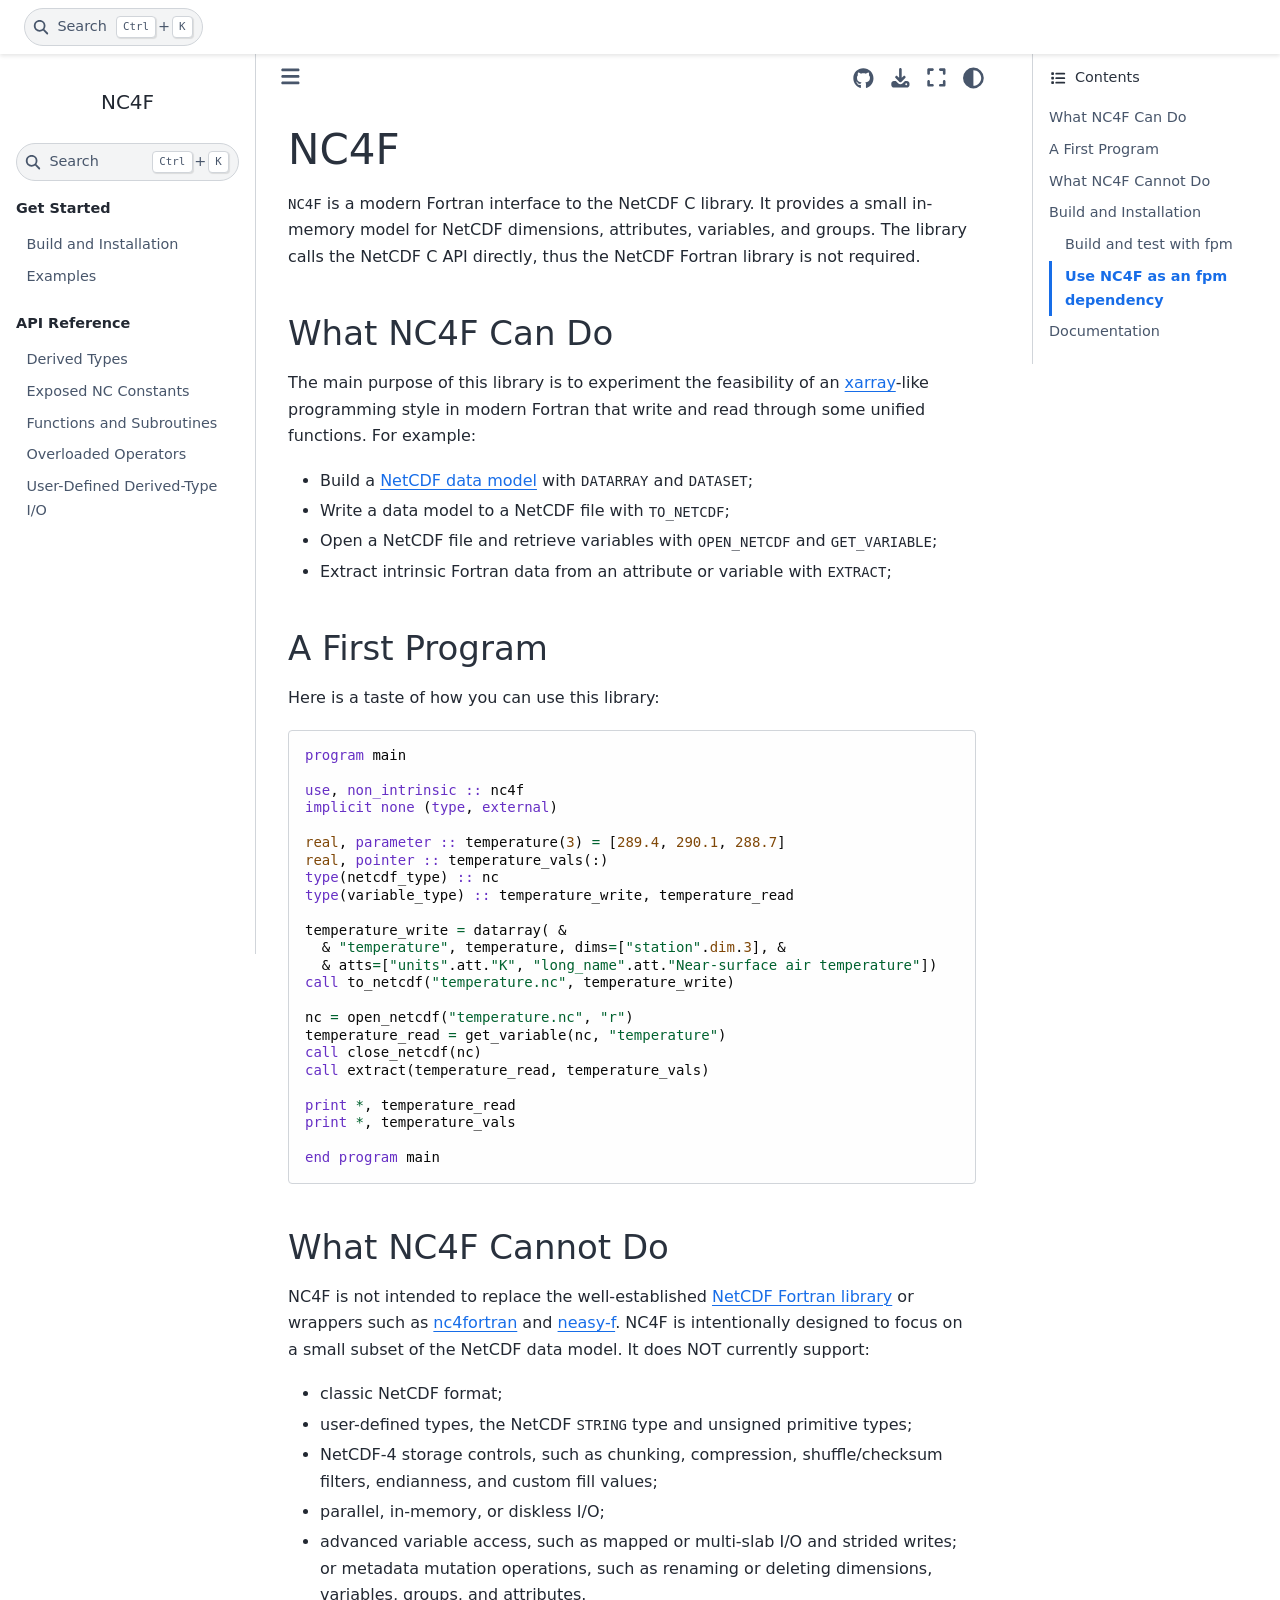
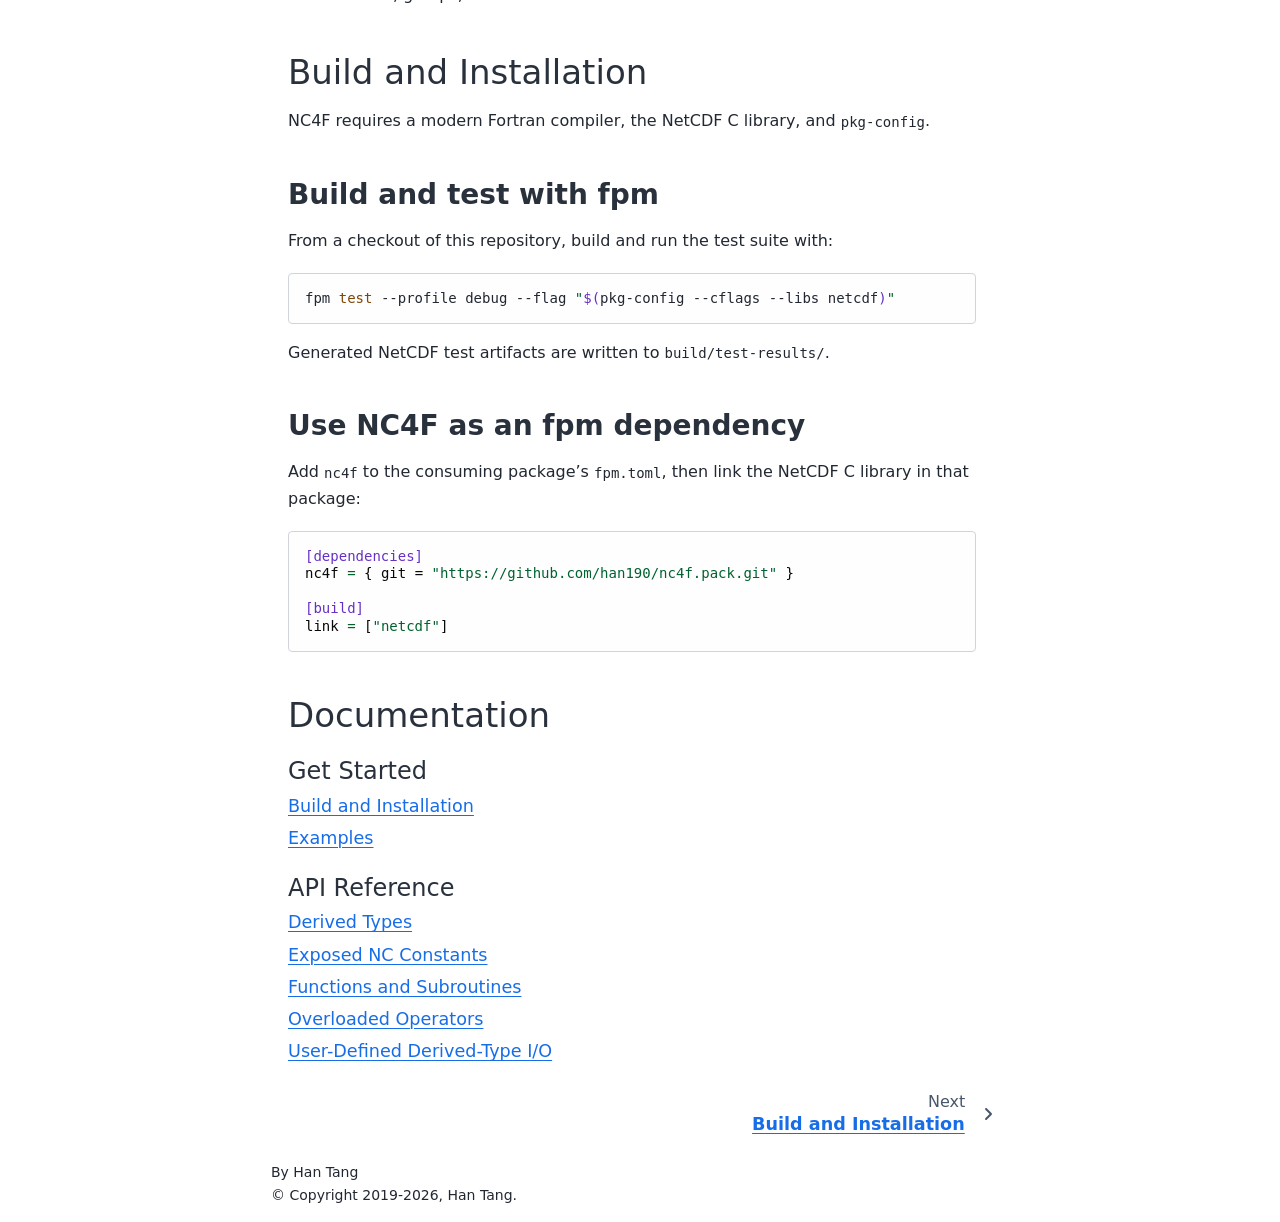
<file: docs/pages/index.html>
<!DOCTYPE html>


<html lang="en" data-content_root="./" >

  <head>
    <meta charset="utf-8" />
    <meta name="viewport" content="width=device-width, initial-scale=1.0" /><meta name="viewport" content="width=device-width, initial-scale=1" />

    <title>NC4F &#8212; NC4F</title>
  
  
  
  <script data-cfasync="false">
    document.documentElement.dataset.mode = localStorage.getItem("mode") || "";
    document.documentElement.dataset.theme = localStorage.getItem("theme") || "";
  </script>
  <!--
    this give us a css class that will be invisible only if js is disabled
  -->
  <noscript>
    <style>
      .pst-js-only { display: none !important; }

    </style>
  </noscript>
  
  <!-- Loaded before other Sphinx assets -->
  <link href="_static/styles/theme.css?digest=90905a2f556bf617f1a9" rel="stylesheet" />
<link href="_static/styles/pydata-sphinx-theme.css?digest=90905a2f556bf617f1a9" rel="stylesheet" />

    <link rel="stylesheet" type="text/css" href="_static/pygments.css?v=8f2a1f02" />
    <link rel="stylesheet" type="text/css" href="_static/styles/sphinx-book-theme.css?v=4418a689" />
    <link rel="stylesheet" type="text/css" href="_static/sphinx-design.min.css?v=95c83b7e" />
    <link rel="stylesheet" type="text/css" href="_static/custom.css?v=3a28e95d" />
  
  <!-- So that users can add custom icons -->
  <script defer src="_static/scripts/fontawesome.js?digest=90905a2f556bf617f1a9"></script>
  <!-- Pre-loaded scripts that we'll load fully later -->
  <link rel="preload" as="script" href="_static/scripts/bootstrap.js?digest=90905a2f556bf617f1a9" />
<link rel="preload" as="script" href="_static/scripts/pydata-sphinx-theme.js?digest=90905a2f556bf617f1a9" />

    <script src="_static/documentation_options.js?v=9eb32ce0"></script>
    <script src="_static/doctools.js?v=fd6eb6e6"></script>
    <script src="_static/sphinx_highlight.js?v=6ffebe34"></script>
    <script src="_static/scripts/sphinx-book-theme.js?v=fab101a9"></script>
    <script src="_static/design-tabs.js?v=f930bc37"></script>
    <script>DOCUMENTATION_OPTIONS.pagename = 'index';</script>
    <script>DOCUMENTATION_OPTIONS.search_as_you_type = false;</script>
    <link rel="index" title="Index" href="genindex.html" />
    <link rel="search" title="Search" href="search.html" />
    <link rel="next" title="Build and Installation" href="get-started/build-installation.html" />
  <meta name="viewport" content="width=device-width, initial-scale=1"/>
  <meta name="docsearch:language" content="en"/>
  <meta name="docsearch:version" content="" />
  
    
    <script src="_static/searchtools.js"></script>
    <script src="_static/language_data.js"></script>
    <script src="searchindex.js"></script>
  
  </head>
  <body data-default-mode="">
  
  
  <div id="pst-skip-link" class="skip-link d-print-none"><a href="#main-content">Skip to main content</a></div>

  
  <div id="pst-scroll-pixel-helper"></div>
  
  <button type="button" class="btn rounded-pill" id="pst-back-to-top">
    <i class="fa-solid fa-arrow-up"></i>Back to top</button>
  
  
  
  
  <dialog id="pst-search-dialog">
    
<form class="bd-search d-flex align-items-center"
      action="search.html"
      method="get">
  <i class="fa-solid fa-magnifying-glass"></i>
  <input type="search"
         class="form-control"
         name="q"
         placeholder="Search..."
         aria-label="Search..."
         autocomplete="off"
         autocorrect="off"
         autocapitalize="off"
         spellcheck="false"/>
  <span class="search-button__kbd-shortcut"><kbd class="kbd-shortcut__modifier">Ctrl</kbd>+<kbd>K</kbd></span>
</form>
  </dialog>

  <div class="pst-async-banner-revealer d-none">
  <aside id="bd-header-version-warning" class="d-none d-print-none" aria-label="Version warning"></aside>
</div>

  
    <header id="pst-header" class="bd-header navbar navbar-expand-lg bd-navbar d-print-none">
<div class="bd-header__inner bd-page-width">
  <button class="pst-navbar-icon sidebar-toggle primary-toggle" aria-label="Site navigation">
    <span class="fa-solid fa-bars"></span>
  </button>
  
  
  <div class="col-lg-9 navbar-header-items">
    
    
    <div class="navbar-header-items__end">
      
        <div class="navbar-item navbar-persistent--container">
          

<button class="btn search-button-field search-button__button pst-js-only" title="Search" aria-label="Search" data-bs-placement="bottom" data-bs-toggle="tooltip">
 <i class="fa-solid fa-magnifying-glass"></i>
 <span class="search-button__default-text">Search</span>
 <span class="search-button__kbd-shortcut"><kbd class="kbd-shortcut__modifier">Ctrl</kbd>+<kbd class="kbd-shortcut__modifier">K</kbd></span>
</button>
        </div>
      
      
    </div>
    
  </div>
  
  
    <div class="navbar-persistent--mobile">

<button class="btn search-button-field search-button__button pst-js-only" title="Search" aria-label="Search" data-bs-placement="bottom" data-bs-toggle="tooltip">
 <i class="fa-solid fa-magnifying-glass"></i>
 <span class="search-button__default-text">Search</span>
 <span class="search-button__kbd-shortcut"><kbd class="kbd-shortcut__modifier">Ctrl</kbd>+<kbd class="kbd-shortcut__modifier">K</kbd></span>
</button>
    </div>
  

  
    <button class="pst-navbar-icon sidebar-toggle secondary-toggle" aria-label="On this page">
      <span class="fa-solid fa-outdent"></span>
    </button>
  
</div>

    </header>
  

  <div class="bd-container">
    <div class="bd-container__inner bd-page-width">
      
      
      
        
      
      <dialog id="pst-primary-sidebar-modal"></dialog>
      <div id="pst-primary-sidebar" class="bd-sidebar-primary bd-sidebar">
        

  
  <div class="sidebar-header-items sidebar-primary__section">
    
    
    
    
  </div>
  
    <div class="sidebar-primary-items__start sidebar-primary__section">
        <div class="sidebar-primary-item">

  
    
  

<a class="navbar-brand logo" href="#">
  
  
  
  
  
  
    <p class="title logo__title">NC4F</p>
  
</a></div>
        <div class="sidebar-primary-item">

<button class="btn search-button-field search-button__button pst-js-only" title="Search" aria-label="Search" data-bs-placement="bottom" data-bs-toggle="tooltip">
 <i class="fa-solid fa-magnifying-glass"></i>
 <span class="search-button__default-text">Search</span>
 <span class="search-button__kbd-shortcut"><kbd class="kbd-shortcut__modifier">Ctrl</kbd>+<kbd class="kbd-shortcut__modifier">K</kbd></span>
</button></div>
        <div class="sidebar-primary-item"><nav class="bd-links bd-docs-nav" aria-label="Main">
    <div class="bd-toc-item navbar-nav active">
        <p aria-level="2" class="caption" role="heading"><span class="caption-text">Get Started</span></p>
<ul class="nav bd-sidenav">
<li class="toctree-l1"><a class="reference internal" href="get-started/build-installation.html">Build and Installation</a></li>
<li class="toctree-l1"><a class="reference internal" href="get-started/examples.html">Examples</a></li>
</ul>
<p aria-level="2" class="caption" role="heading"><span class="caption-text">API Reference</span></p>
<ul class="nav bd-sidenav">
<li class="toctree-l1"><a class="reference internal" href="reference/types.html">Derived Types</a></li>
<li class="toctree-l1"><a class="reference internal" href="reference/exposed-nc-constants.html">Exposed NC Constants</a></li>
<li class="toctree-l1"><a class="reference internal" href="reference/functions-and-subroutines.html">Functions and Subroutines</a></li>
<li class="toctree-l1"><a class="reference internal" href="reference/operators.html">Overloaded Operators</a></li>
<li class="toctree-l1"><a class="reference internal" href="reference/derived-type-io.html">User-Defined Derived-Type I/O</a></li>
</ul>

    </div>
</nav></div>
    </div>
  
  
  <div class="sidebar-primary-items__end sidebar-primary__section">
      <div class="sidebar-primary-item">
<div id="ethical-ad-placement"
      class="flat"
      data-ea-publisher="readthedocs"
      data-ea-type="readthedocs-sidebar"
      data-ea-manual="true">
</div></div>
  </div>


      </div>
      
      <main id="main-content" class="bd-main" role="main">
        
        

<div class="sbt-scroll-pixel-helper"></div>

          <div class="bd-content">
            <div class="bd-article-container">
              
              <div class="bd-header-article d-print-none">
<div class="header-article-items header-article__inner">
  
    <div class="header-article-items__start">
      
        <div class="header-article-item"><button class="sidebar-toggle primary-toggle btn btn-sm" title="Toggle primary sidebar" data-bs-placement="bottom" data-bs-toggle="tooltip">
  <span class="fa-solid fa-bars"></span>
</button></div>
      
    </div>
  
  
    <div class="header-article-items__end">
      
        <div class="header-article-item">

<div class="article-header-buttons">





<div class="dropdown dropdown-source-buttons">
  <button class="btn dropdown-toggle" type="button" data-bs-toggle="dropdown" aria-expanded="false" aria-label="Source repositories">
    <i class="fab fa-github"></i>
  </button>
  <ul class="dropdown-menu">
      
      
      
      <li><a href="https://github.com/han190/nc4f.pack" target="_blank"
   class="btn btn-sm btn-source-repository-button dropdown-item"
   title="Source repository"
   data-bs-placement="left" data-bs-toggle="tooltip"
>
  

<span class="btn__icon-container">
  <i class="fab fa-github"></i>
  </span>
<span class="btn__text-container">Repository</span>
</a>
</li>
      
      
      
      
      <li><a href="https://github.com/han190/nc4f.pack/issues/new?title=Issue%20on%20page%20%2Findex.html&body=Your%20issue%20content%20here." target="_blank"
   class="btn btn-sm btn-source-issues-button dropdown-item"
   title="Open an issue"
   data-bs-placement="left" data-bs-toggle="tooltip"
>
  

<span class="btn__icon-container">
  <i class="fas fa-lightbulb"></i>
  </span>
<span class="btn__text-container">Open issue</span>
</a>
</li>
      
  </ul>
</div>






<div class="dropdown dropdown-download-buttons">
  <button class="btn dropdown-toggle" type="button" data-bs-toggle="dropdown" aria-expanded="false" aria-label="Download this page">
    <i class="fas fa-download"></i>
  </button>
  <ul class="dropdown-menu">
      
      
      
      <li><a href="_sources/index.md" target="_blank"
   class="btn btn-sm btn-download-source-button dropdown-item"
   title="Download source file"
   data-bs-placement="left" data-bs-toggle="tooltip"
>
  

<span class="btn__icon-container">
  <i class="fas fa-file"></i>
  </span>
<span class="btn__text-container">.md</span>
</a>
</li>
      
      
      
      
      <li>
<button onclick="window.print()"
  class="btn btn-sm btn-download-pdf-button dropdown-item"
  title="Print to PDF"
  data-bs-placement="left" data-bs-toggle="tooltip"
>
  

<span class="btn__icon-container">
  <i class="fas fa-file-pdf"></i>
  </span>
<span class="btn__text-container">.pdf</span>
</button>
</li>
      
  </ul>
</div>




<button onclick="toggleFullScreen()"
  class="btn btn-sm btn-fullscreen-button pst-navbar-icon"
  title="Fullscreen mode"
  data-bs-placement="bottom" data-bs-toggle="tooltip"
>
  

<span class="btn__icon-container">
  <i class="fas fa-expand"></i>
  </span>

</button>



<div class="theme-switch-container dropdown pst-js-only" data-bs-toggle="tooltip" data-bs-placement="bottom" title="Color mode">
  <button class="btn btn-sm nav-link pst-navbar-icon theme-switch-button dropdown-toggle" aria-label="Color mode" data-bs-toggle="dropdown">
    <i class="theme-switch fa-solid fa-sun fa-lg fa-fw" data-mode="light" title="Light"></i>
    <i class="theme-switch fa-solid fa-moon fa-lg fa-fw" data-mode="dark" title="Dark"></i>
    <i class="theme-switch fa-solid fa-circle-half-stroke fa-lg fa-fw" data-mode="auto" title="System Settings"></i>
  </button>
  <ul class="dropdown-menu dropdown-menu-end">
    <li><button class="dropdown-item d-flex align-items-center theme-change-button" data-mode="auto"><i class="fa-solid fa-circle-half-stroke fa-lg fa-fw me-1"></i>System Settings</button></li>
    <li><button class="dropdown-item d-flex align-items-center theme-change-button" data-mode="light"><i class="fa-solid fa-sun fa-lg fa-fw me-1"></i>Light</button></li>
    <li><button class="dropdown-item d-flex align-items-center theme-change-button" data-mode="dark"><i class="fa-solid fa-moon fa-lg fa-fw me-1"></i>Dark</button></li>
  </ul>
</div>


<button class="btn btn-sm pst-navbar-icon search-button search-button__button pst-js-only" title="Search" aria-label="Search" data-bs-placement="bottom" data-bs-toggle="tooltip">
    <i class="fa-solid fa-magnifying-glass fa-lg"></i>
</button>
<button class="sidebar-toggle secondary-toggle btn btn-sm pst-navbar-icon" title="Toggle secondary sidebar" data-bs-placement="bottom" data-bs-toggle="tooltip">
    <span class="fa-solid fa-list"></span>
</button>
</div></div>
      
    </div>
  
</div>
</div>
              
              

<div id="jb-print-docs-body" class="onlyprint">
    <h1>NC4F</h1>
    <!-- Table of contents -->
    <div id="print-main-content">
        <div id="jb-print-toc">
            
            <div>
                <h2> Contents </h2>
            </div>
            <nav aria-label="Page">
                <ul class="pst-show_toc_level nav section-nav flex-column">
<li class="toc-h2 nav-item toc-entry"><a class="reference internal nav-link" href="#what-nc4f-can-do">What NC4F Can Do</a></li>
<li class="toc-h2 nav-item toc-entry"><a class="reference internal nav-link" href="#a-first-program">A First Program</a></li>
<li class="toc-h2 nav-item toc-entry"><a class="reference internal nav-link" href="#what-nc4f-cannot-do">What NC4F Cannot Do</a></li>
<li class="toc-h2 nav-item toc-entry"><a class="reference internal nav-link" href="#build-and-installation">Build and Installation</a><ul class="nav section-nav flex-column">
<li class="toc-h3 nav-item toc-entry"><a class="reference internal nav-link" href="#build-and-test-with-fpm">Build and test with fpm</a></li>
<li class="toc-h3 nav-item toc-entry"><a class="reference internal nav-link" href="#use-nc4f-as-an-fpm-dependency">Use NC4F as an fpm dependency</a></li>
</ul>
</li>
<li class="toc-h2 nav-item toc-entry"><a class="reference internal nav-link" href="#documentation">Documentation</a><ul class="nav section-nav flex-column">
</ul>
</li>
</ul>
            </nav>
        </div>
    </div>
</div>

              
                
<div id="searchbox"></div>
                <article class="bd-article">
                  
  <section id="nc4f">
<h1>NC4F<a class="headerlink" href="#nc4f" title="Link to this heading">#</a></h1>
<p><code class="docutils literal notranslate"><span class="pre">NC4F</span></code> is a modern Fortran interface to the NetCDF C library. It provides a
small in-memory model for NetCDF dimensions, attributes, variables, and groups.
The library calls the NetCDF C API directly, thus the NetCDF Fortran library is
not required.</p>
<section id="what-nc4f-can-do">
<h2>What NC4F Can Do<a class="headerlink" href="#what-nc4f-can-do" title="Link to this heading">#</a></h2>
<p>The main purpose of this library is to experiment the feasibility of
an <a class="reference external" href="https://xarray.dev/">xarray</a>-like programming style in modern Fortran that write and read through some unified functions. For example:</p>
<ul class="simple">
<li><p>Build a <a class="reference external" href="https://docs.unidata.ucar.edu/netcdf-c/4.10.0/netcdf_data_model.html">NetCDF data model</a> with <code class="docutils literal notranslate"><span class="pre">DATARRAY</span></code> and <code class="docutils literal notranslate"><span class="pre">DATASET</span></code>;</p></li>
<li><p>Write a data model to a NetCDF file with <code class="docutils literal notranslate"><span class="pre">TO_NETCDF</span></code>;</p></li>
<li><p>Open a NetCDF file and retrieve variables with <code class="docutils literal notranslate"><span class="pre">OPEN_NETCDF</span></code> and <code class="docutils literal notranslate"><span class="pre">GET_VARIABLE</span></code>;</p></li>
<li><p>Extract intrinsic Fortran data from an attribute or variable with <code class="docutils literal notranslate"><span class="pre">EXTRACT</span></code>;</p></li>
</ul>
</section>
<section id="a-first-program">
<h2>A First Program<a class="headerlink" href="#a-first-program" title="Link to this heading">#</a></h2>
<p>Here is a taste of how you can use this library:</p>
<div class="highlight-fortran notranslate"><div class="highlight"><pre><span></span><span class="k">program </span><span class="n">main</span>

<span class="k">use</span><span class="p">,</span><span class="w"> </span><span class="k">non_intrinsic</span><span class="w"> </span><span class="kd">::</span><span class="w"> </span><span class="n">nc4f</span>
<span class="k">implicit none</span><span class="w"> </span><span class="p">(</span><span class="k">type</span><span class="p">,</span><span class="w"> </span><span class="k">external</span><span class="p">)</span>

<span class="kt">real</span><span class="p">,</span><span class="w"> </span><span class="k">parameter</span><span class="w"> </span><span class="kd">::</span><span class="w"> </span><span class="n">temperature</span><span class="p">(</span><span class="mi">3</span><span class="p">)</span><span class="w"> </span><span class="o">=</span><span class="w"> </span><span class="p">[</span><span class="mi">28</span><span class="mf">9.4</span><span class="p">,</span><span class="w"> </span><span class="mi">29</span><span class="mf">0.1</span><span class="p">,</span><span class="w"> </span><span class="mi">28</span><span class="mf">8.7</span><span class="p">]</span>
<span class="kt">real</span><span class="p">,</span><span class="w"> </span><span class="k">pointer</span><span class="w"> </span><span class="kd">::</span><span class="w"> </span><span class="n">temperature_vals</span><span class="p">(:)</span>
<span class="k">type</span><span class="p">(</span><span class="n">netcdf_type</span><span class="p">)</span><span class="w"> </span><span class="kd">::</span><span class="w"> </span><span class="n">nc</span>
<span class="k">type</span><span class="p">(</span><span class="n">variable_type</span><span class="p">)</span><span class="w"> </span><span class="kd">::</span><span class="w"> </span><span class="n">temperature_write</span><span class="p">,</span><span class="w"> </span><span class="n">temperature_read</span>

<span class="n">temperature_write</span><span class="w"> </span><span class="o">=</span><span class="w"> </span><span class="n">datarray</span><span class="p">(</span><span class="w"> </span><span class="p">&amp;</span>
<span class="w">  </span><span class="p">&amp;</span><span class="w"> </span><span class="s2">"temperature"</span><span class="p">,</span><span class="w"> </span><span class="n">temperature</span><span class="p">,</span><span class="w"> </span><span class="n">dims</span><span class="o">=</span><span class="p">[</span><span class="s2">"station"</span><span class="p">.</span><span class="nb">dim</span><span class="p">.</span><span class="mi">3</span><span class="p">],</span><span class="w"> </span><span class="p">&amp;</span>
<span class="w">  </span><span class="p">&amp;</span><span class="w"> </span><span class="n">atts</span><span class="o">=</span><span class="p">[</span><span class="s2">"units"</span><span class="p">.</span><span class="n">att</span><span class="p">.</span><span class="s2">"K"</span><span class="p">,</span><span class="w"> </span><span class="s2">"long_name"</span><span class="p">.</span><span class="n">att</span><span class="p">.</span><span class="s2">"Near-surface air temperature"</span><span class="p">])</span>
<span class="k">call </span><span class="n">to_netcdf</span><span class="p">(</span><span class="s2">"temperature.nc"</span><span class="p">,</span><span class="w"> </span><span class="n">temperature_write</span><span class="p">)</span>

<span class="n">nc</span><span class="w"> </span><span class="o">=</span><span class="w"> </span><span class="n">open_netcdf</span><span class="p">(</span><span class="s2">"temperature.nc"</span><span class="p">,</span><span class="w"> </span><span class="s2">"r"</span><span class="p">)</span>
<span class="n">temperature_read</span><span class="w"> </span><span class="o">=</span><span class="w"> </span><span class="n">get_variable</span><span class="p">(</span><span class="n">nc</span><span class="p">,</span><span class="w"> </span><span class="s2">"temperature"</span><span class="p">)</span>
<span class="k">call </span><span class="n">close_netcdf</span><span class="p">(</span><span class="n">nc</span><span class="p">)</span>
<span class="k">call </span><span class="n">extract</span><span class="p">(</span><span class="n">temperature_read</span><span class="p">,</span><span class="w"> </span><span class="n">temperature_vals</span><span class="p">)</span>

<span class="k">print</span><span class="w"> </span><span class="o">*</span><span class="p">,</span><span class="w"> </span><span class="n">temperature_read</span>
<span class="k">print</span><span class="w"> </span><span class="o">*</span><span class="p">,</span><span class="w"> </span><span class="n">temperature_vals</span>

<span class="k">end program </span><span class="n">main</span>
</pre></div>
</div>
</section>
<section id="what-nc4f-cannot-do">
<h2>What NC4F Cannot Do<a class="headerlink" href="#what-nc4f-cannot-do" title="Link to this heading">#</a></h2>
<p>NC4F is not intended to replace the well-established <a class="reference external" href="https://docs.unidata.ucar.edu/netcdf-fortran/current/">NetCDF Fortran library</a> or wrappers such as <a class="reference external" href="https://github.com/geospace-code/nc4fortran">nc4fortran</a> and
<a class="reference external" href="https://github.com/PlasmaFAIR/neasy-f">neasy-f</a>. NC4F is intentionally designed to focus on a small subset of the NetCDF data
model. It does NOT currently support:</p>
<ul class="simple">
<li><p>classic NetCDF format;</p></li>
<li><p>user-defined types, the NetCDF <code class="docutils literal notranslate"><span class="pre">STRING</span></code> type and unsigned primitive types;</p></li>
<li><p>NetCDF-4 storage controls, such as chunking, compression,
shuffle/checksum filters, endianness, and custom fill values;</p></li>
<li><p>parallel, in-memory, or diskless I/O;</p></li>
<li><p>advanced variable access, such as mapped or multi-slab I/O and strided writes;
or metadata mutation operations, such as renaming or deleting dimensions,
variables, groups, and attributes.</p></li>
</ul>
</section>
<section id="build-and-installation">
<h2>Build and Installation<a class="headerlink" href="#build-and-installation" title="Link to this heading">#</a></h2>
<p>NC4F requires a modern Fortran compiler, the NetCDF C library,
and <code class="docutils literal notranslate"><span class="pre">pkg-config</span></code>.</p>
<section id="build-and-test-with-fpm">
<h3>Build and test with fpm<a class="headerlink" href="#build-and-test-with-fpm" title="Link to this heading">#</a></h3>
<p>From a checkout of this repository, build and run the test suite with:</p>
<div class="highlight-sh notranslate"><div class="highlight"><pre><span></span>fpm<span class="w"> </span><span class="nb">test</span><span class="w"> </span>--profile<span class="w"> </span>debug<span class="w"> </span>--flag<span class="w"> </span><span class="s2">"</span><span class="k">$(</span>pkg-config<span class="w"> </span>--cflags<span class="w"> </span>--libs<span class="w"> </span>netcdf<span class="k">)</span><span class="s2">"</span>
</pre></div>
</div>
<p>Generated NetCDF test artifacts are written to <code class="docutils literal notranslate"><span class="pre">build/test-results/</span></code>.</p>
</section>
<section id="use-nc4f-as-an-fpm-dependency">
<h3>Use NC4F as an fpm dependency<a class="headerlink" href="#use-nc4f-as-an-fpm-dependency" title="Link to this heading">#</a></h3>
<p>Add <code class="docutils literal notranslate"><span class="pre">nc4f</span></code> to the consuming package’s <code class="docutils literal notranslate"><span class="pre">fpm.toml</span></code>, then link the NetCDF C
library in that package:</p>
<div class="highlight-toml notranslate"><div class="highlight"><pre><span></span><span class="k">[dependencies]</span>
<span class="n">nc4f</span><span class="w"> </span><span class="o">=</span><span class="w"> </span><span class="p">{</span><span class="w"> </span><span class="n">git</span><span class="w"> </span><span class="p">=</span><span class="w"> </span><span class="s2">"https://github.com/han190/nc4f.pack.git"</span><span class="w"> </span><span class="p">}</span>

<span class="k">[build]</span>
<span class="n">link</span><span class="w"> </span><span class="o">=</span><span class="w"> </span><span class="p">[</span><span class="s2">"netcdf"</span><span class="p">]</span>
</pre></div>
</div>
</section>
</section>
<section id="documentation">
<h2>Documentation<a class="headerlink" href="#documentation" title="Link to this heading">#</a></h2>
<div class="toctree-wrapper compound">
<p aria-level="2" class="caption" role="heading"><span class="caption-text">Get Started</span></p>
<ul>
<li class="toctree-l1"><a class="reference internal" href="get-started/build-installation.html">Build and Installation</a></li>
<li class="toctree-l1"><a class="reference internal" href="get-started/examples.html">Examples</a></li>
</ul>
</div>
<div class="toctree-wrapper compound">
<p aria-level="2" class="caption" role="heading"><span class="caption-text">API Reference</span></p>
<ul>
<li class="toctree-l1"><a class="reference internal" href="reference/types.html">Derived Types</a></li>
<li class="toctree-l1"><a class="reference internal" href="reference/exposed-nc-constants.html">Exposed NC Constants</a></li>
<li class="toctree-l1"><a class="reference internal" href="reference/functions-and-subroutines.html">Functions and Subroutines</a></li>
<li class="toctree-l1"><a class="reference internal" href="reference/operators.html">Overloaded Operators</a></li>
<li class="toctree-l1"><a class="reference internal" href="reference/derived-type-io.html">User-Defined Derived-Type I/O</a></li>
</ul>
</div>
</section>
</section>


                </article>
              

              
              
              
              
                <footer class="prev-next-footer d-print-none">
                  
<div class="prev-next-area">
    <a class="right-next"
       href="get-started/build-installation.html"
       title="next page">
      <div class="prev-next-info">
        <p class="prev-next-subtitle">next</p>
        <p class="prev-next-title">Build and Installation</p>
      </div>
      <i class="fa-solid fa-angle-right"></i>
    </a>
</div>
                </footer>
              
            </div>
            
            
              
                <dialog id="pst-secondary-sidebar-modal"></dialog>
                <div id="pst-secondary-sidebar" class="bd-sidebar-secondary bd-toc"><div class="sidebar-secondary-items sidebar-secondary__inner">


  <div class="sidebar-secondary-item"><div
    id="pst-page-navigation-heading-2"
    class="page-toc tocsection onthispage">
    <i class="fa-solid fa-list"></i> Contents
  </div>
  <nav id="pst-page-toc-nav" class="page-toc" aria-labelledby="pst-page-navigation-heading-2">
    <ul class="pst-show_toc_level nav section-nav flex-column">
<li class="toc-h2 nav-item toc-entry"><a class="reference internal nav-link" href="#what-nc4f-can-do">What NC4F Can Do</a></li>
<li class="toc-h2 nav-item toc-entry"><a class="reference internal nav-link" href="#a-first-program">A First Program</a></li>
<li class="toc-h2 nav-item toc-entry"><a class="reference internal nav-link" href="#what-nc4f-cannot-do">What NC4F Cannot Do</a></li>
<li class="toc-h2 nav-item toc-entry"><a class="reference internal nav-link" href="#build-and-installation">Build and Installation</a><ul class="nav section-nav flex-column">
<li class="toc-h3 nav-item toc-entry"><a class="reference internal nav-link" href="#build-and-test-with-fpm">Build and test with fpm</a></li>
<li class="toc-h3 nav-item toc-entry"><a class="reference internal nav-link" href="#use-nc4f-as-an-fpm-dependency">Use NC4F as an fpm dependency</a></li>
</ul>
</li>
<li class="toc-h2 nav-item toc-entry"><a class="reference internal nav-link" href="#documentation">Documentation</a><ul class="nav section-nav flex-column">
</ul>
</li>
</ul>
  </nav></div>

</div></div>
              
            
          </div>
          <footer class="bd-footer-content">
            
<div class="bd-footer-content__inner container">
  
  <div class="footer-item">
    
<p class="component-author">
By Han Tang
</p>

  </div>
  
  <div class="footer-item">
    

  <p class="copyright">
    
      © Copyright 2019-2026, Han Tang.
      <br/>
    
  </p>

  </div>
  
  <div class="footer-item">
    
  </div>
  
  <div class="footer-item">
    
  </div>
  
</div>
          </footer>
        

      </main>
    </div>
  </div>
  
  <!-- Scripts loaded after <body> so the DOM is not blocked -->
  <script defer src="_static/scripts/bootstrap.js?digest=90905a2f556bf617f1a9"></script>
<script defer src="_static/scripts/pydata-sphinx-theme.js?digest=90905a2f556bf617f1a9"></script>

  <footer class="bd-footer">
  </footer>
  </body>
</html>
</file>
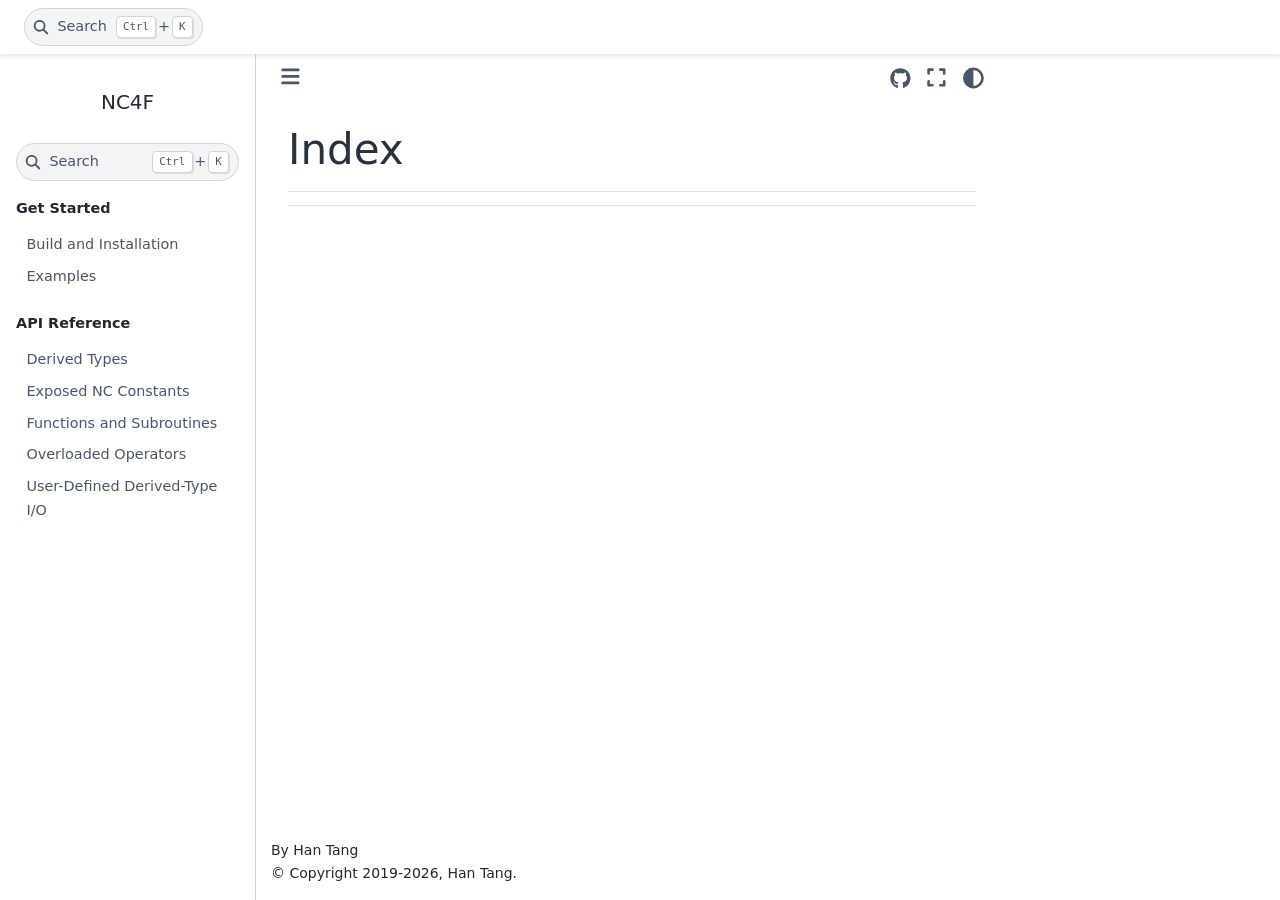
<file: docs/pages/genindex.html>
<!DOCTYPE html>


<html lang="en" data-content_root="./" >

  <head>
    <meta charset="utf-8" />
    <meta name="viewport" content="width=device-width, initial-scale=1.0" />
    <title>Index &#8212; NC4F</title>
  
  
  
  <script data-cfasync="false">
    document.documentElement.dataset.mode = localStorage.getItem("mode") || "";
    document.documentElement.dataset.theme = localStorage.getItem("theme") || "";
  </script>
  <!--
    this give us a css class that will be invisible only if js is disabled
  -->
  <noscript>
    <style>
      .pst-js-only { display: none !important; }

    </style>
  </noscript>
  
  <!-- Loaded before other Sphinx assets -->
  <link href="_static/styles/theme.css?digest=90905a2f556bf617f1a9" rel="stylesheet" />
<link href="_static/styles/pydata-sphinx-theme.css?digest=90905a2f556bf617f1a9" rel="stylesheet" />

    <link rel="stylesheet" type="text/css" href="_static/pygments.css?v=8f2a1f02" />
    <link rel="stylesheet" type="text/css" href="_static/styles/sphinx-book-theme.css?v=4418a689" />
    <link rel="stylesheet" type="text/css" href="_static/sphinx-design.min.css?v=95c83b7e" />
    <link rel="stylesheet" type="text/css" href="_static/custom.css?v=3a28e95d" />
  
  <!-- So that users can add custom icons -->
  <script defer src="_static/scripts/fontawesome.js?digest=90905a2f556bf617f1a9"></script>
  <!-- Pre-loaded scripts that we'll load fully later -->
  <link rel="preload" as="script" href="_static/scripts/bootstrap.js?digest=90905a2f556bf617f1a9" />
<link rel="preload" as="script" href="_static/scripts/pydata-sphinx-theme.js?digest=90905a2f556bf617f1a9" />

    <script src="_static/documentation_options.js?v=9eb32ce0"></script>
    <script src="_static/doctools.js?v=fd6eb6e6"></script>
    <script src="_static/sphinx_highlight.js?v=6ffebe34"></script>
    <script src="_static/scripts/sphinx-book-theme.js?v=fab101a9"></script>
    <script src="_static/design-tabs.js?v=f930bc37"></script>
    <script>DOCUMENTATION_OPTIONS.pagename = 'genindex';</script>
    <script>DOCUMENTATION_OPTIONS.search_as_you_type = false;</script>
    <link rel="index" title="Index" href="#" />
    <link rel="search" title="Search" href="search.html" />
  <meta name="viewport" content="width=device-width, initial-scale=1"/>
  <meta name="docsearch:language" content="en"/>
  <meta name="docsearch:version" content="" />
  
    
    <script src="_static/searchtools.js"></script>
    <script src="_static/language_data.js"></script>
    <script src="searchindex.js"></script>
  
  </head>
  <body data-default-mode="">
  
  
  <div id="pst-skip-link" class="skip-link d-print-none"><a href="#main-content">Skip to main content</a></div>

  
  <div id="pst-scroll-pixel-helper"></div>
  
  <button type="button" class="btn rounded-pill" id="pst-back-to-top">
    <i class="fa-solid fa-arrow-up"></i>Back to top</button>
  
  
  
  
  <dialog id="pst-search-dialog">
    
<form class="bd-search d-flex align-items-center"
      action="search.html"
      method="get">
  <i class="fa-solid fa-magnifying-glass"></i>
  <input type="search"
         class="form-control"
         name="q"
         placeholder="Search..."
         aria-label="Search..."
         autocomplete="off"
         autocorrect="off"
         autocapitalize="off"
         spellcheck="false"/>
  <span class="search-button__kbd-shortcut"><kbd class="kbd-shortcut__modifier">Ctrl</kbd>+<kbd>K</kbd></span>
</form>
  </dialog>

  <div class="pst-async-banner-revealer d-none">
  <aside id="bd-header-version-warning" class="d-none d-print-none" aria-label="Version warning"></aside>
</div>

  
    <header id="pst-header" class="bd-header navbar navbar-expand-lg bd-navbar d-print-none">
<div class="bd-header__inner bd-page-width">
  <button class="pst-navbar-icon sidebar-toggle primary-toggle" aria-label="Site navigation">
    <span class="fa-solid fa-bars"></span>
  </button>
  
  
  <div class="col-lg-9 navbar-header-items">
    
    
    <div class="navbar-header-items__end">
      
        <div class="navbar-item navbar-persistent--container">
          

<button class="btn search-button-field search-button__button pst-js-only" title="Search" aria-label="Search" data-bs-placement="bottom" data-bs-toggle="tooltip">
 <i class="fa-solid fa-magnifying-glass"></i>
 <span class="search-button__default-text">Search</span>
 <span class="search-button__kbd-shortcut"><kbd class="kbd-shortcut__modifier">Ctrl</kbd>+<kbd class="kbd-shortcut__modifier">K</kbd></span>
</button>
        </div>
      
      
    </div>
    
  </div>
  
  
    <div class="navbar-persistent--mobile">

<button class="btn search-button-field search-button__button pst-js-only" title="Search" aria-label="Search" data-bs-placement="bottom" data-bs-toggle="tooltip">
 <i class="fa-solid fa-magnifying-glass"></i>
 <span class="search-button__default-text">Search</span>
 <span class="search-button__kbd-shortcut"><kbd class="kbd-shortcut__modifier">Ctrl</kbd>+<kbd class="kbd-shortcut__modifier">K</kbd></span>
</button>
    </div>
  

  
</div>

    </header>
  

  <div class="bd-container">
    <div class="bd-container__inner bd-page-width">
      
      
      
        
      
      <dialog id="pst-primary-sidebar-modal"></dialog>
      <div id="pst-primary-sidebar" class="bd-sidebar-primary bd-sidebar">
        

  
  <div class="sidebar-header-items sidebar-primary__section">
    
    
    
    
  </div>
  
    <div class="sidebar-primary-items__start sidebar-primary__section">
        <div class="sidebar-primary-item">

  
    
  

<a class="navbar-brand logo" href="index.html">
  
  
  
  
  
  
    <p class="title logo__title">NC4F</p>
  
</a></div>
        <div class="sidebar-primary-item">

<button class="btn search-button-field search-button__button pst-js-only" title="Search" aria-label="Search" data-bs-placement="bottom" data-bs-toggle="tooltip">
 <i class="fa-solid fa-magnifying-glass"></i>
 <span class="search-button__default-text">Search</span>
 <span class="search-button__kbd-shortcut"><kbd class="kbd-shortcut__modifier">Ctrl</kbd>+<kbd class="kbd-shortcut__modifier">K</kbd></span>
</button></div>
        <div class="sidebar-primary-item"><nav class="bd-links bd-docs-nav" aria-label="Main">
    <div class="bd-toc-item navbar-nav active">
        <p aria-level="2" class="caption" role="heading"><span class="caption-text">Get Started</span></p>
<ul class="nav bd-sidenav">
<li class="toctree-l1"><a class="reference internal" href="get-started/build-installation.html">Build and Installation</a></li>
<li class="toctree-l1"><a class="reference internal" href="get-started/examples.html">Examples</a></li>
</ul>
<p aria-level="2" class="caption" role="heading"><span class="caption-text">API Reference</span></p>
<ul class="nav bd-sidenav">
<li class="toctree-l1"><a class="reference internal" href="reference/types.html">Derived Types</a></li>
<li class="toctree-l1"><a class="reference internal" href="reference/exposed-nc-constants.html">Exposed NC Constants</a></li>
<li class="toctree-l1"><a class="reference internal" href="reference/functions-and-subroutines.html">Functions and Subroutines</a></li>
<li class="toctree-l1"><a class="reference internal" href="reference/operators.html">Overloaded Operators</a></li>
<li class="toctree-l1"><a class="reference internal" href="reference/derived-type-io.html">User-Defined Derived-Type I/O</a></li>
</ul>

    </div>
</nav></div>
    </div>
  
  
  <div class="sidebar-primary-items__end sidebar-primary__section">
      <div class="sidebar-primary-item">
<div id="ethical-ad-placement"
      class="flat"
      data-ea-publisher="readthedocs"
      data-ea-type="readthedocs-sidebar"
      data-ea-manual="true">
</div></div>
  </div>


      </div>
      
      <main id="main-content" class="bd-main" role="main">
        
        

<div class="sbt-scroll-pixel-helper"></div>

          <div class="bd-content">
            <div class="bd-article-container">
              
              <div class="bd-header-article d-print-none">
<div class="header-article-items header-article__inner">
  
    <div class="header-article-items__start">
      
        <div class="header-article-item"><button class="sidebar-toggle primary-toggle btn btn-sm" title="Toggle primary sidebar" data-bs-placement="bottom" data-bs-toggle="tooltip">
  <span class="fa-solid fa-bars"></span>
</button></div>
      
    </div>
  
  
    <div class="header-article-items__end">
      
        <div class="header-article-item">

<div class="article-header-buttons">





<div class="dropdown dropdown-source-buttons">
  <button class="btn dropdown-toggle" type="button" data-bs-toggle="dropdown" aria-expanded="false" aria-label="Source repositories">
    <i class="fab fa-github"></i>
  </button>
  <ul class="dropdown-menu">
      
      
      
      <li><a href="https://github.com/han190/nc4f.pack" target="_blank"
   class="btn btn-sm btn-source-repository-button dropdown-item"
   title="Source repository"
   data-bs-placement="left" data-bs-toggle="tooltip"
>
  

<span class="btn__icon-container">
  <i class="fab fa-github"></i>
  </span>
<span class="btn__text-container">Repository</span>
</a>
</li>
      
      
      
      
      <li><a href="https://github.com/han190/nc4f.pack/issues/new?title=Issue%20on%20page%20%2Fgenindex.html&body=Your%20issue%20content%20here." target="_blank"
   class="btn btn-sm btn-source-issues-button dropdown-item"
   title="Open an issue"
   data-bs-placement="left" data-bs-toggle="tooltip"
>
  

<span class="btn__icon-container">
  <i class="fas fa-lightbulb"></i>
  </span>
<span class="btn__text-container">Open issue</span>
</a>
</li>
      
  </ul>
</div>




<button onclick="toggleFullScreen()"
  class="btn btn-sm btn-fullscreen-button pst-navbar-icon"
  title="Fullscreen mode"
  data-bs-placement="bottom" data-bs-toggle="tooltip"
>
  

<span class="btn__icon-container">
  <i class="fas fa-expand"></i>
  </span>

</button>



<div class="theme-switch-container dropdown pst-js-only" data-bs-toggle="tooltip" data-bs-placement="bottom" title="Color mode">
  <button class="btn btn-sm nav-link pst-navbar-icon theme-switch-button dropdown-toggle" aria-label="Color mode" data-bs-toggle="dropdown">
    <i class="theme-switch fa-solid fa-sun fa-lg fa-fw" data-mode="light" title="Light"></i>
    <i class="theme-switch fa-solid fa-moon fa-lg fa-fw" data-mode="dark" title="Dark"></i>
    <i class="theme-switch fa-solid fa-circle-half-stroke fa-lg fa-fw" data-mode="auto" title="System Settings"></i>
  </button>
  <ul class="dropdown-menu dropdown-menu-end">
    <li><button class="dropdown-item d-flex align-items-center theme-change-button" data-mode="auto"><i class="fa-solid fa-circle-half-stroke fa-lg fa-fw me-1"></i>System Settings</button></li>
    <li><button class="dropdown-item d-flex align-items-center theme-change-button" data-mode="light"><i class="fa-solid fa-sun fa-lg fa-fw me-1"></i>Light</button></li>
    <li><button class="dropdown-item d-flex align-items-center theme-change-button" data-mode="dark"><i class="fa-solid fa-moon fa-lg fa-fw me-1"></i>Dark</button></li>
  </ul>
</div>


<button class="btn btn-sm pst-navbar-icon search-button search-button__button pst-js-only" title="Search" aria-label="Search" data-bs-placement="bottom" data-bs-toggle="tooltip">
    <i class="fa-solid fa-magnifying-glass fa-lg"></i>
</button>

</div></div>
      
    </div>
  
</div>
</div>
              
              

<div id="jb-print-docs-body" class="onlyprint">
    <h1></h1>
    <!-- Table of contents -->
    <div id="print-main-content">
        <div id="jb-print-toc">
            
        </div>
    </div>
</div>

              
                
<div id="searchbox"></div>
                <article class="bd-article">
                  

<h1 id="index">Index</h1>

<div class="genindex-jumpbox">
 
</div>


                </article>
              

              
              
              
              
                <footer class="prev-next-footer d-print-none">
                  
<div class="prev-next-area">
</div>
                </footer>
              
            </div>
            
            
              
            
          </div>
          <footer class="bd-footer-content">
            
<div class="bd-footer-content__inner container">
  
  <div class="footer-item">
    
<p class="component-author">
By Han Tang
</p>

  </div>
  
  <div class="footer-item">
    

  <p class="copyright">
    
      © Copyright 2019-2026, Han Tang.
      <br/>
    
  </p>

  </div>
  
  <div class="footer-item">
    
  </div>
  
  <div class="footer-item">
    
  </div>
  
</div>
          </footer>
        

      </main>
    </div>
  </div>
  
  <!-- Scripts loaded after <body> so the DOM is not blocked -->
  <script defer src="_static/scripts/bootstrap.js?digest=90905a2f556bf617f1a9"></script>
<script defer src="_static/scripts/pydata-sphinx-theme.js?digest=90905a2f556bf617f1a9"></script>

  <footer class="bd-footer">
  </footer>
  </body>
</html>
</file>
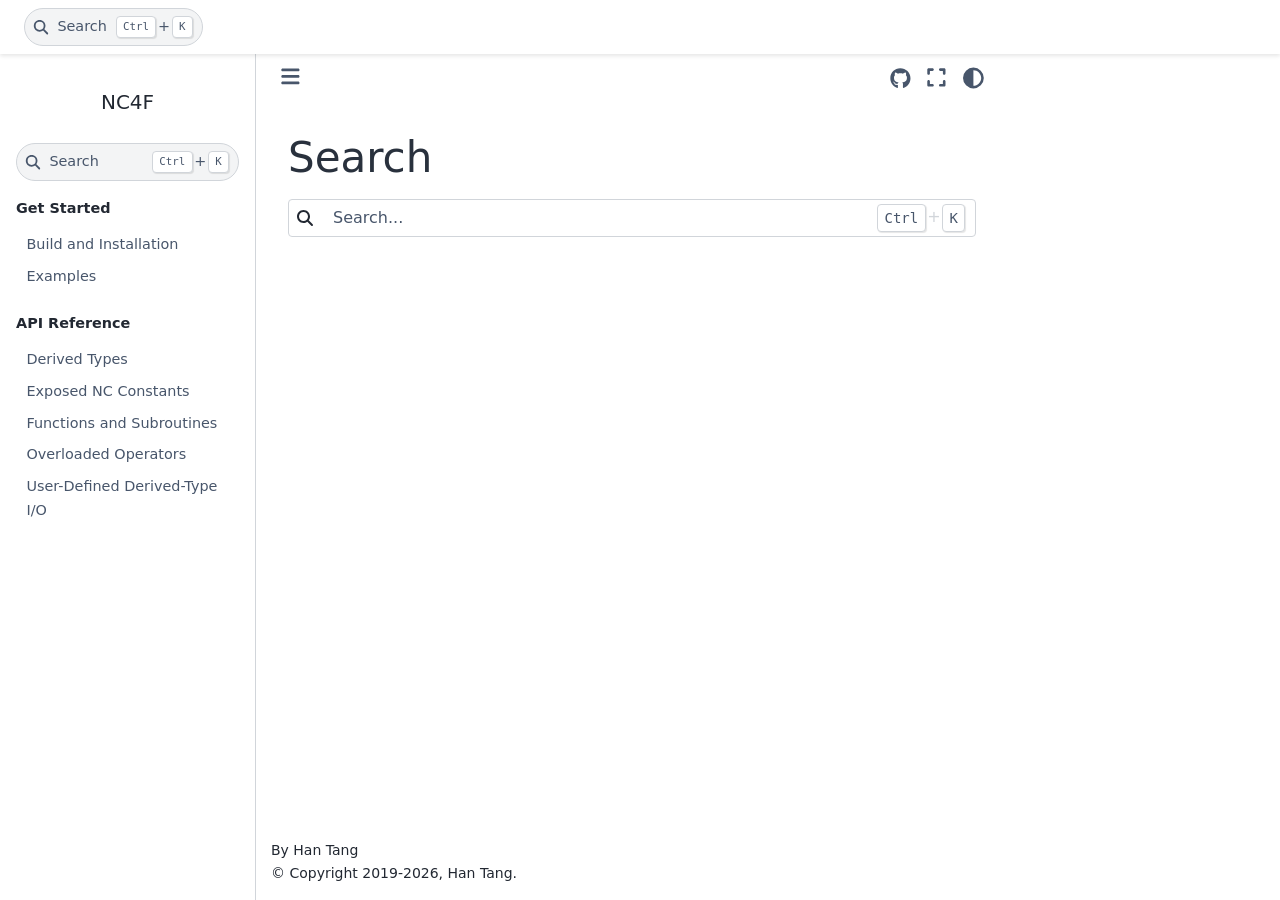
<file: docs/pages/search.html>
<!DOCTYPE html>


<html lang="en" data-content_root="./" >

  <head>
    <meta charset="utf-8" />
    <meta name="viewport" content="width=device-width, initial-scale=1.0" /><title>Search - NC4F</title>
  
  
  
  <script data-cfasync="false">
    document.documentElement.dataset.mode = localStorage.getItem("mode") || "";
    document.documentElement.dataset.theme = localStorage.getItem("theme") || "";
  </script>
  <!--
    this give us a css class that will be invisible only if js is disabled
  -->
  <noscript>
    <style>
      .pst-js-only { display: none !important; }

    </style>
  </noscript>
  
  <!-- Loaded before other Sphinx assets -->
  <link href="_static/styles/theme.css?digest=90905a2f556bf617f1a9" rel="stylesheet" />
<link href="_static/styles/pydata-sphinx-theme.css?digest=90905a2f556bf617f1a9" rel="stylesheet" />

    <link rel="stylesheet" type="text/css" href="_static/pygments.css?v=8f2a1f02" />
    <link rel="stylesheet" type="text/css" href="_static/styles/sphinx-book-theme.css?v=4418a689" />
    <link rel="stylesheet" type="text/css" href="_static/sphinx-design.min.css?v=95c83b7e" />
    <link rel="stylesheet" type="text/css" href="_static/custom.css?v=3a28e95d" />
  
  <!-- So that users can add custom icons -->
  <script defer src="_static/scripts/fontawesome.js?digest=90905a2f556bf617f1a9"></script>
  <!-- Pre-loaded scripts that we'll load fully later -->
  <link rel="preload" as="script" href="_static/scripts/bootstrap.js?digest=90905a2f556bf617f1a9" />
<link rel="preload" as="script" href="_static/scripts/pydata-sphinx-theme.js?digest=90905a2f556bf617f1a9" />

    <script src="_static/documentation_options.js?v=9eb32ce0"></script>
    <script src="_static/doctools.js?v=fd6eb6e6"></script>
    <script src="_static/sphinx_highlight.js?v=6ffebe34"></script>
    <script src="_static/scripts/sphinx-book-theme.js?v=fab101a9"></script>
    <script src="_static/design-tabs.js?v=f930bc37"></script>
    <script>DOCUMENTATION_OPTIONS.pagename = 'search';</script>
    <script>DOCUMENTATION_OPTIONS.search_as_you_type = false;</script>
  <script src="_static/searchtools.js"></script>
  <script src="_static/language_data.js"></script>
  <script src="searchindex.js"></script>
    <link rel="index" title="Index" href="genindex.html" />
    <link rel="search" title="Search" href="#" />
  <meta name="viewport" content="width=device-width, initial-scale=1"/>
  <meta name="docsearch:language" content="en"/>
  <meta name="docsearch:version" content="" />
  
    
  
  </head>
  <body data-default-mode="">
  
  
  <div id="pst-skip-link" class="skip-link d-print-none"><a href="#main-content">Skip to main content</a></div>

  
  <div id="pst-scroll-pixel-helper"></div>
  
  <button type="button" class="btn rounded-pill" id="pst-back-to-top">
    <i class="fa-solid fa-arrow-up"></i>Back to top</button>
  
  
  
  
  <dialog id="pst-search-dialog">
    
<form class="bd-search d-flex align-items-center"
      action="#"
      method="get">
  <i class="fa-solid fa-magnifying-glass"></i>
  <input type="search"
         class="form-control"
         name="q"
         placeholder="Search..."
         aria-label="Search..."
         autocomplete="off"
         autocorrect="off"
         autocapitalize="off"
         spellcheck="false"/>
  <span class="search-button__kbd-shortcut"><kbd class="kbd-shortcut__modifier">Ctrl</kbd>+<kbd>K</kbd></span>
</form>
  </dialog>

  <div class="pst-async-banner-revealer d-none">
  <aside id="bd-header-version-warning" class="d-none d-print-none" aria-label="Version warning"></aside>
</div>

  
    <header id="pst-header" class="bd-header navbar navbar-expand-lg bd-navbar d-print-none">
<div class="bd-header__inner bd-page-width">
  <button class="pst-navbar-icon sidebar-toggle primary-toggle" aria-label="Site navigation">
    <span class="fa-solid fa-bars"></span>
  </button>
  
  
  <div class="col-lg-9 navbar-header-items">
    
    
    <div class="navbar-header-items__end">
      
        <div class="navbar-item navbar-persistent--container">
          

<button class="btn search-button-field search-button__button pst-js-only" title="Search" aria-label="Search" data-bs-placement="bottom" data-bs-toggle="tooltip">
 <i class="fa-solid fa-magnifying-glass"></i>
 <span class="search-button__default-text">Search</span>
 <span class="search-button__kbd-shortcut"><kbd class="kbd-shortcut__modifier">Ctrl</kbd>+<kbd class="kbd-shortcut__modifier">K</kbd></span>
</button>
        </div>
      
      
    </div>
    
  </div>
  
  
    <div class="navbar-persistent--mobile">

<button class="btn search-button-field search-button__button pst-js-only" title="Search" aria-label="Search" data-bs-placement="bottom" data-bs-toggle="tooltip">
 <i class="fa-solid fa-magnifying-glass"></i>
 <span class="search-button__default-text">Search</span>
 <span class="search-button__kbd-shortcut"><kbd class="kbd-shortcut__modifier">Ctrl</kbd>+<kbd class="kbd-shortcut__modifier">K</kbd></span>
</button>
    </div>
  

  
</div>

    </header>
  

  <div class="bd-container">
    <div class="bd-container__inner bd-page-width">
      
      
      
        
      
      <dialog id="pst-primary-sidebar-modal"></dialog>
      <div id="pst-primary-sidebar" class="bd-sidebar-primary bd-sidebar">
        

  
  <div class="sidebar-header-items sidebar-primary__section">
    
    
    
    
  </div>
  
    <div class="sidebar-primary-items__start sidebar-primary__section">
        <div class="sidebar-primary-item">

  
    
  

<a class="navbar-brand logo" href="index.html">
  
  
  
  
  
  
    <p class="title logo__title">NC4F</p>
  
</a></div>
        <div class="sidebar-primary-item">

<button class="btn search-button-field search-button__button pst-js-only" title="Search" aria-label="Search" data-bs-placement="bottom" data-bs-toggle="tooltip">
 <i class="fa-solid fa-magnifying-glass"></i>
 <span class="search-button__default-text">Search</span>
 <span class="search-button__kbd-shortcut"><kbd class="kbd-shortcut__modifier">Ctrl</kbd>+<kbd class="kbd-shortcut__modifier">K</kbd></span>
</button></div>
        <div class="sidebar-primary-item"><nav class="bd-links bd-docs-nav" aria-label="Main">
    <div class="bd-toc-item navbar-nav active">
        <p aria-level="2" class="caption" role="heading"><span class="caption-text">Get Started</span></p>
<ul class="nav bd-sidenav">
<li class="toctree-l1"><a class="reference internal" href="get-started/build-installation.html">Build and Installation</a></li>
<li class="toctree-l1"><a class="reference internal" href="get-started/examples.html">Examples</a></li>
</ul>
<p aria-level="2" class="caption" role="heading"><span class="caption-text">API Reference</span></p>
<ul class="nav bd-sidenav">
<li class="toctree-l1"><a class="reference internal" href="reference/types.html">Derived Types</a></li>
<li class="toctree-l1"><a class="reference internal" href="reference/exposed-nc-constants.html">Exposed NC Constants</a></li>
<li class="toctree-l1"><a class="reference internal" href="reference/functions-and-subroutines.html">Functions and Subroutines</a></li>
<li class="toctree-l1"><a class="reference internal" href="reference/operators.html">Overloaded Operators</a></li>
<li class="toctree-l1"><a class="reference internal" href="reference/derived-type-io.html">User-Defined Derived-Type I/O</a></li>
</ul>

    </div>
</nav></div>
    </div>
  
  
  <div class="sidebar-primary-items__end sidebar-primary__section">
      <div class="sidebar-primary-item">
<div id="ethical-ad-placement"
      class="flat"
      data-ea-publisher="readthedocs"
      data-ea-type="readthedocs-sidebar"
      data-ea-manual="true">
</div></div>
  </div>


      </div>
      
      <main id="main-content" class="bd-main" role="main">
        
        

<div class="sbt-scroll-pixel-helper"></div>

          <div class="bd-content">
            <div class="bd-article-container">
              
              <div class="bd-header-article d-print-none">
<div class="header-article-items header-article__inner">
  
    <div class="header-article-items__start">
      
        <div class="header-article-item"><button class="sidebar-toggle primary-toggle btn btn-sm" title="Toggle primary sidebar" data-bs-placement="bottom" data-bs-toggle="tooltip">
  <span class="fa-solid fa-bars"></span>
</button></div>
      
    </div>
  
  
    <div class="header-article-items__end">
      
        <div class="header-article-item">

<div class="article-header-buttons">





<div class="dropdown dropdown-source-buttons">
  <button class="btn dropdown-toggle" type="button" data-bs-toggle="dropdown" aria-expanded="false" aria-label="Source repositories">
    <i class="fab fa-github"></i>
  </button>
  <ul class="dropdown-menu">
      
      
      
      <li><a href="https://github.com/han190/nc4f.pack" target="_blank"
   class="btn btn-sm btn-source-repository-button dropdown-item"
   title="Source repository"
   data-bs-placement="left" data-bs-toggle="tooltip"
>
  

<span class="btn__icon-container">
  <i class="fab fa-github"></i>
  </span>
<span class="btn__text-container">Repository</span>
</a>
</li>
      
      
      
      
      <li><a href="https://github.com/han190/nc4f.pack/issues/new?title=Issue%20on%20page%20%2Fsearch.html&body=Your%20issue%20content%20here." target="_blank"
   class="btn btn-sm btn-source-issues-button dropdown-item"
   title="Open an issue"
   data-bs-placement="left" data-bs-toggle="tooltip"
>
  

<span class="btn__icon-container">
  <i class="fas fa-lightbulb"></i>
  </span>
<span class="btn__text-container">Open issue</span>
</a>
</li>
      
  </ul>
</div>




<button onclick="toggleFullScreen()"
  class="btn btn-sm btn-fullscreen-button pst-navbar-icon"
  title="Fullscreen mode"
  data-bs-placement="bottom" data-bs-toggle="tooltip"
>
  

<span class="btn__icon-container">
  <i class="fas fa-expand"></i>
  </span>

</button>



<div class="theme-switch-container dropdown pst-js-only" data-bs-toggle="tooltip" data-bs-placement="bottom" title="Color mode">
  <button class="btn btn-sm nav-link pst-navbar-icon theme-switch-button dropdown-toggle" aria-label="Color mode" data-bs-toggle="dropdown">
    <i class="theme-switch fa-solid fa-sun fa-lg fa-fw" data-mode="light" title="Light"></i>
    <i class="theme-switch fa-solid fa-moon fa-lg fa-fw" data-mode="dark" title="Dark"></i>
    <i class="theme-switch fa-solid fa-circle-half-stroke fa-lg fa-fw" data-mode="auto" title="System Settings"></i>
  </button>
  <ul class="dropdown-menu dropdown-menu-end">
    <li><button class="dropdown-item d-flex align-items-center theme-change-button" data-mode="auto"><i class="fa-solid fa-circle-half-stroke fa-lg fa-fw me-1"></i>System Settings</button></li>
    <li><button class="dropdown-item d-flex align-items-center theme-change-button" data-mode="light"><i class="fa-solid fa-sun fa-lg fa-fw me-1"></i>Light</button></li>
    <li><button class="dropdown-item d-flex align-items-center theme-change-button" data-mode="dark"><i class="fa-solid fa-moon fa-lg fa-fw me-1"></i>Dark</button></li>
  </ul>
</div>


<button class="btn btn-sm pst-navbar-icon search-button search-button__button pst-js-only" title="Search" aria-label="Search" data-bs-placement="bottom" data-bs-toggle="tooltip">
    <i class="fa-solid fa-magnifying-glass fa-lg"></i>
</button>

</div></div>
      
    </div>
  
</div>
</div>
              
              
  <div class="bd-search-container">
    <h1>Search</h1>
    <noscript>
      <div class="admonition error">
        <p class="admonition-title">Error</p>
        <p>Please activate JavaScript to enable the search functionality.</p>
      </div>
    </noscript>
    
<form class="bd-search d-flex align-items-center"
      action="#"
      method="get">
  <i class="fa-solid fa-magnifying-glass"></i>
  <input type="search"
         class="form-control"
         name="q"
         placeholder="Search..."
         aria-label="Search..."
         autocomplete="off"
         autocorrect="off"
         autocapitalize="off"
         spellcheck="false"/>
  <span class="search-button__kbd-shortcut"><kbd class="kbd-shortcut__modifier">Ctrl</kbd>+<kbd>K</kbd></span>
</form>
    <div id="search-results"></div>
  </div>
  <script>
    // Activate the search field on page load
    let searchInput = document.querySelector("form.bd-search input");
    if (searchInput) {
        searchInput.focus();
        searchInput.select();
        console.log("[PST]: Set focus on search field.");
    }
  </script>

              
              
              
              
                <footer class="prev-next-footer d-print-none">
                  
<div class="prev-next-area">
</div>
                </footer>
              
            </div>
            
            
              
            
          </div>
          <footer class="bd-footer-content">
            
<div class="bd-footer-content__inner container">
  
  <div class="footer-item">
    
<p class="component-author">
By Han Tang
</p>

  </div>
  
  <div class="footer-item">
    

  <p class="copyright">
    
      © Copyright 2019-2026, Han Tang.
      <br/>
    
  </p>

  </div>
  
  <div class="footer-item">
    
  </div>
  
  <div class="footer-item">
    
  </div>
  
</div>
          </footer>
        

      </main>
    </div>
  </div>
  
  <!-- Scripts loaded after <body> so the DOM is not blocked -->
  <script defer src="_static/scripts/bootstrap.js?digest=90905a2f556bf617f1a9"></script>
<script defer src="_static/scripts/pydata-sphinx-theme.js?digest=90905a2f556bf617f1a9"></script>

  <footer class="bd-footer">
  </footer>
  </body>
</html>
</file>
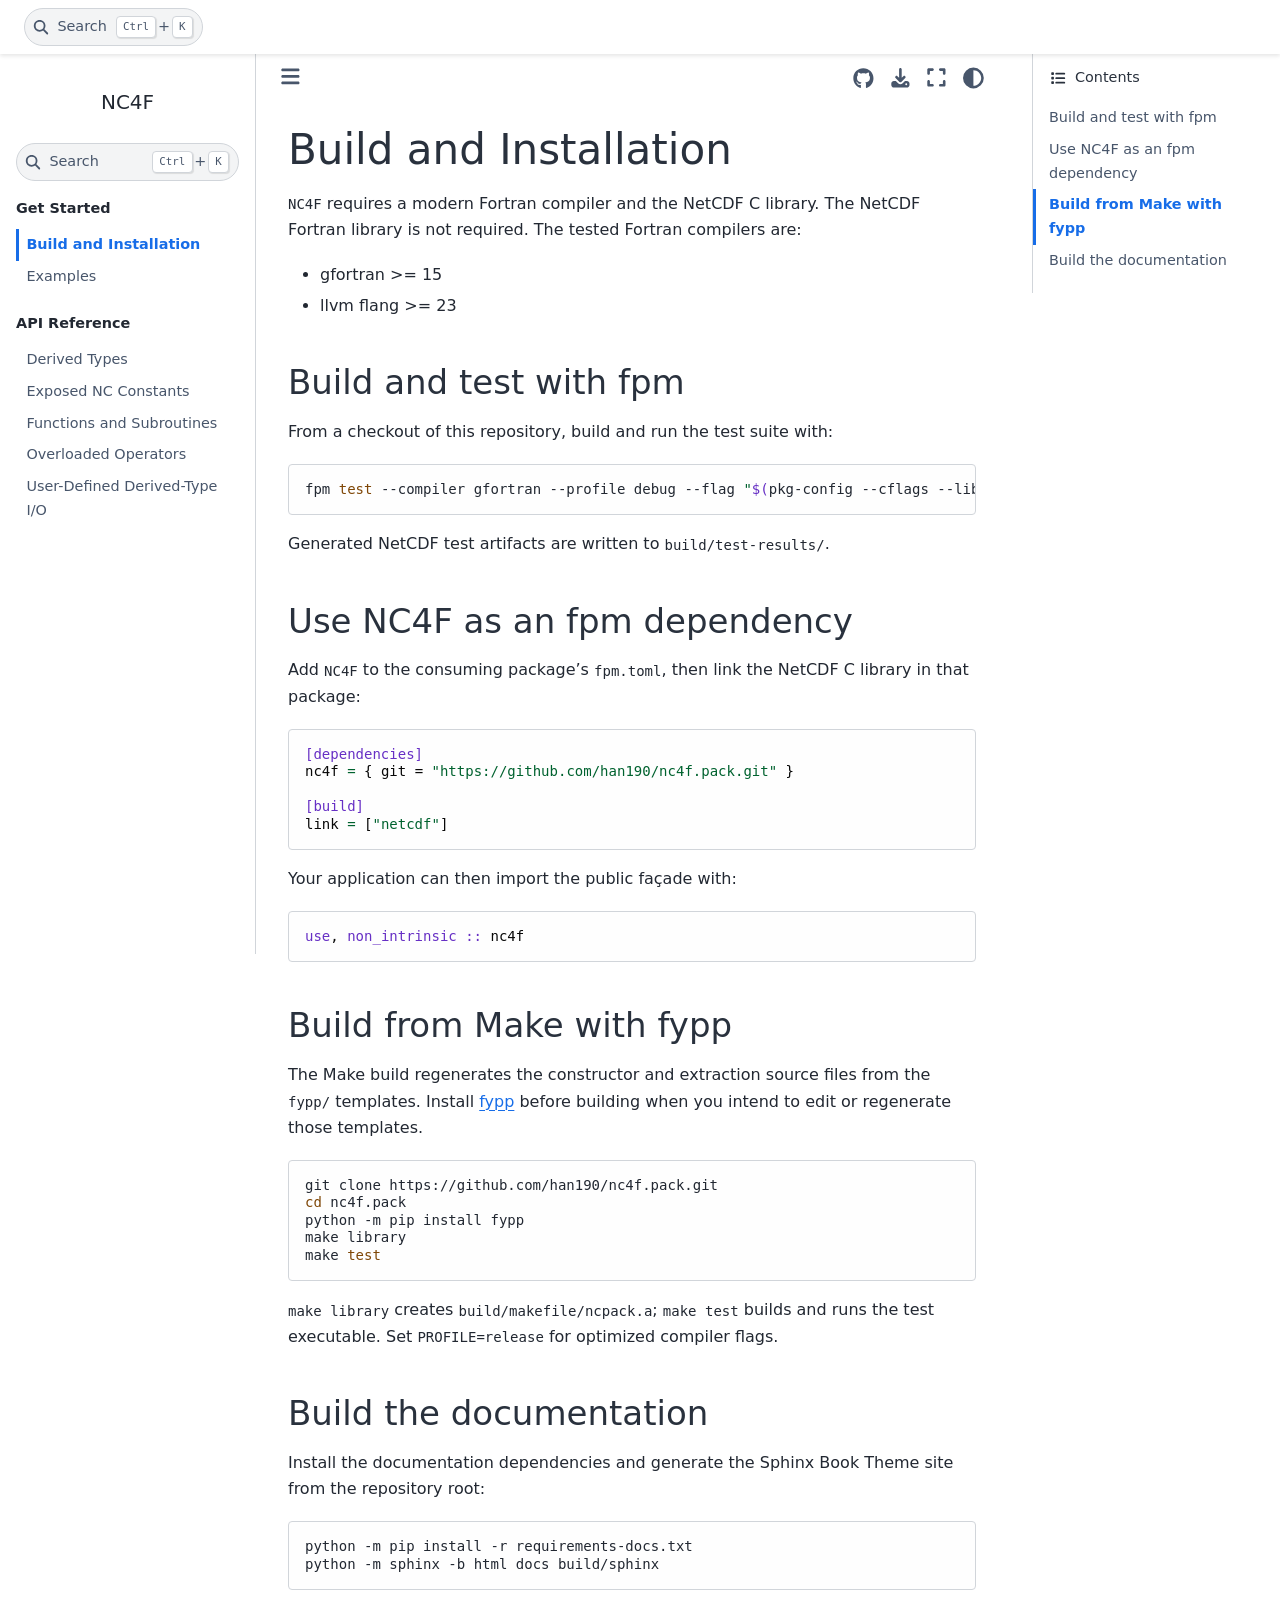
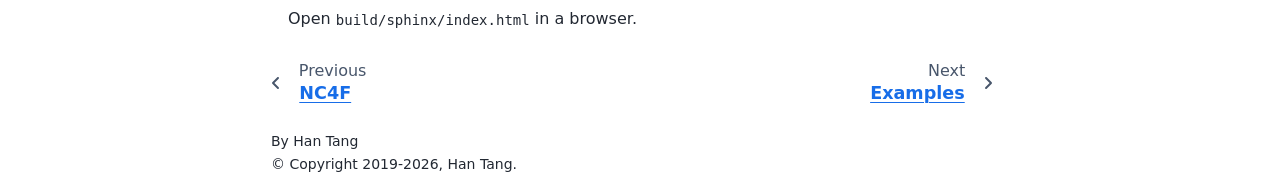
<file: docs/pages/get-started/build-installation.html>
<!DOCTYPE html>


<html lang="en" data-content_root="../" >

  <head>
    <meta charset="utf-8" />
    <meta name="viewport" content="width=device-width, initial-scale=1.0" /><meta name="viewport" content="width=device-width, initial-scale=1" />

    <title>Build and Installation &#8212; NC4F</title>
  
  
  
  <script data-cfasync="false">
    document.documentElement.dataset.mode = localStorage.getItem("mode") || "";
    document.documentElement.dataset.theme = localStorage.getItem("theme") || "";
  </script>
  <!--
    this give us a css class that will be invisible only if js is disabled
  -->
  <noscript>
    <style>
      .pst-js-only { display: none !important; }

    </style>
  </noscript>
  
  <!-- Loaded before other Sphinx assets -->
  <link href="../_static/styles/theme.css?digest=90905a2f556bf617f1a9" rel="stylesheet" />
<link href="../_static/styles/pydata-sphinx-theme.css?digest=90905a2f556bf617f1a9" rel="stylesheet" />

    <link rel="stylesheet" type="text/css" href="../_static/pygments.css?v=8f2a1f02" />
    <link rel="stylesheet" type="text/css" href="../_static/styles/sphinx-book-theme.css?v=4418a689" />
    <link rel="stylesheet" type="text/css" href="../_static/sphinx-design.min.css?v=95c83b7e" />
    <link rel="stylesheet" type="text/css" href="../_static/custom.css?v=3a28e95d" />
  
  <!-- So that users can add custom icons -->
  <script defer src="../_static/scripts/fontawesome.js?digest=90905a2f556bf617f1a9"></script>
  <!-- Pre-loaded scripts that we'll load fully later -->
  <link rel="preload" as="script" href="../_static/scripts/bootstrap.js?digest=90905a2f556bf617f1a9" />
<link rel="preload" as="script" href="../_static/scripts/pydata-sphinx-theme.js?digest=90905a2f556bf617f1a9" />

    <script src="../_static/documentation_options.js?v=9eb32ce0"></script>
    <script src="../_static/doctools.js?v=fd6eb6e6"></script>
    <script src="../_static/sphinx_highlight.js?v=6ffebe34"></script>
    <script src="../_static/scripts/sphinx-book-theme.js?v=fab101a9"></script>
    <script src="../_static/design-tabs.js?v=f930bc37"></script>
    <script>DOCUMENTATION_OPTIONS.pagename = 'get-started/build-installation';</script>
    <script>DOCUMENTATION_OPTIONS.search_as_you_type = false;</script>
    <link rel="index" title="Index" href="../genindex.html" />
    <link rel="search" title="Search" href="../search.html" />
    <link rel="next" title="Examples" href="first-program.html" />
    <link rel="prev" title="NC4F" href="../index.html" />
  <meta name="viewport" content="width=device-width, initial-scale=1"/>
  <meta name="docsearch:language" content="en"/>
  <meta name="docsearch:version" content="" />
  
    
    <script src="../_static/searchtools.js"></script>
    <script src="../_static/language_data.js"></script>
    <script src="../searchindex.js"></script>
  
  </head>
  <body data-default-mode="">
  
  
  <div id="pst-skip-link" class="skip-link d-print-none"><a href="#main-content">Skip to main content</a></div>

  
  <div id="pst-scroll-pixel-helper"></div>
  
  <button type="button" class="btn rounded-pill" id="pst-back-to-top">
    <i class="fa-solid fa-arrow-up"></i>Back to top</button>
  
  
  
  
  <dialog id="pst-search-dialog">
    
<form class="bd-search d-flex align-items-center"
      action="../search.html"
      method="get">
  <i class="fa-solid fa-magnifying-glass"></i>
  <input type="search"
         class="form-control"
         name="q"
         placeholder="Search..."
         aria-label="Search..."
         autocomplete="off"
         autocorrect="off"
         autocapitalize="off"
         spellcheck="false"/>
  <span class="search-button__kbd-shortcut"><kbd class="kbd-shortcut__modifier">Ctrl</kbd>+<kbd>K</kbd></span>
</form>
  </dialog>

  <div class="pst-async-banner-revealer d-none">
  <aside id="bd-header-version-warning" class="d-none d-print-none" aria-label="Version warning"></aside>
</div>

  
    <header id="pst-header" class="bd-header navbar navbar-expand-lg bd-navbar d-print-none">
<div class="bd-header__inner bd-page-width">
  <button class="pst-navbar-icon sidebar-toggle primary-toggle" aria-label="Site navigation">
    <span class="fa-solid fa-bars"></span>
  </button>
  
  
  <div class="col-lg-9 navbar-header-items">
    
    
    <div class="navbar-header-items__end">
      
        <div class="navbar-item navbar-persistent--container">
          

<button class="btn search-button-field search-button__button pst-js-only" title="Search" aria-label="Search" data-bs-placement="bottom" data-bs-toggle="tooltip">
 <i class="fa-solid fa-magnifying-glass"></i>
 <span class="search-button__default-text">Search</span>
 <span class="search-button__kbd-shortcut"><kbd class="kbd-shortcut__modifier">Ctrl</kbd>+<kbd class="kbd-shortcut__modifier">K</kbd></span>
</button>
        </div>
      
      
    </div>
    
  </div>
  
  
    <div class="navbar-persistent--mobile">

<button class="btn search-button-field search-button__button pst-js-only" title="Search" aria-label="Search" data-bs-placement="bottom" data-bs-toggle="tooltip">
 <i class="fa-solid fa-magnifying-glass"></i>
 <span class="search-button__default-text">Search</span>
 <span class="search-button__kbd-shortcut"><kbd class="kbd-shortcut__modifier">Ctrl</kbd>+<kbd class="kbd-shortcut__modifier">K</kbd></span>
</button>
    </div>
  

  
    <button class="pst-navbar-icon sidebar-toggle secondary-toggle" aria-label="On this page">
      <span class="fa-solid fa-outdent"></span>
    </button>
  
</div>

    </header>
  

  <div class="bd-container">
    <div class="bd-container__inner bd-page-width">
      
      
      
      <dialog id="pst-primary-sidebar-modal"></dialog>
      <div id="pst-primary-sidebar" class="bd-sidebar-primary bd-sidebar">
        

  
  <div class="sidebar-header-items sidebar-primary__section">
    
    
    
    
  </div>
  
    <div class="sidebar-primary-items__start sidebar-primary__section">
        <div class="sidebar-primary-item">

  
    
  

<a class="navbar-brand logo" href="../index.html">
  
  
  
  
  
  
    <p class="title logo__title">NC4F</p>
  
</a></div>
        <div class="sidebar-primary-item">

<button class="btn search-button-field search-button__button pst-js-only" title="Search" aria-label="Search" data-bs-placement="bottom" data-bs-toggle="tooltip">
 <i class="fa-solid fa-magnifying-glass"></i>
 <span class="search-button__default-text">Search</span>
 <span class="search-button__kbd-shortcut"><kbd class="kbd-shortcut__modifier">Ctrl</kbd>+<kbd class="kbd-shortcut__modifier">K</kbd></span>
</button></div>
        <div class="sidebar-primary-item"><nav class="bd-links bd-docs-nav" aria-label="Main">
    <div class="bd-toc-item navbar-nav active">
        <p aria-level="2" class="caption" role="heading"><span class="caption-text">Get Started</span></p>
<ul class="current nav bd-sidenav">
<li class="toctree-l1 current active"><a class="current reference internal" href="#">Build and Installation</a></li>
<li class="toctree-l1"><a class="reference internal" href="first-program.html">Examples</a></li>
</ul>
<p aria-level="2" class="caption" role="heading"><span class="caption-text">API Reference</span></p>
<ul class="nav bd-sidenav">
<li class="toctree-l1"><a class="reference internal" href="../reference/types.html">Derived Types</a></li>
<li class="toctree-l1"><a class="reference internal" href="../reference/exposed-nc-constants.html">Exposed NC Constants</a></li>
<li class="toctree-l1"><a class="reference internal" href="../reference/functions-and-subroutines.html">Functions and Subroutines</a></li>
<li class="toctree-l1"><a class="reference internal" href="../reference/operators.html">Overloaded Operators</a></li>
<li class="toctree-l1"><a class="reference internal" href="../reference/derived-type-io.html">User-Defined Derived-Type I/O</a></li>
</ul>

    </div>
</nav></div>
    </div>
  
  
  <div class="sidebar-primary-items__end sidebar-primary__section">
      <div class="sidebar-primary-item">
<div id="ethical-ad-placement"
      class="flat"
      data-ea-publisher="readthedocs"
      data-ea-type="readthedocs-sidebar"
      data-ea-manual="true">
</div></div>
  </div>


      </div>
      
      <main id="main-content" class="bd-main" role="main">
        
        

<div class="sbt-scroll-pixel-helper"></div>

          <div class="bd-content">
            <div class="bd-article-container">
              
              <div class="bd-header-article d-print-none">
<div class="header-article-items header-article__inner">
  
    <div class="header-article-items__start">
      
        <div class="header-article-item"><button class="sidebar-toggle primary-toggle btn btn-sm" title="Toggle primary sidebar" data-bs-placement="bottom" data-bs-toggle="tooltip">
  <span class="fa-solid fa-bars"></span>
</button></div>
      
    </div>
  
  
    <div class="header-article-items__end">
      
        <div class="header-article-item">

<div class="article-header-buttons">





<div class="dropdown dropdown-source-buttons">
  <button class="btn dropdown-toggle" type="button" data-bs-toggle="dropdown" aria-expanded="false" aria-label="Source repositories">
    <i class="fab fa-github"></i>
  </button>
  <ul class="dropdown-menu">
      
      
      
      <li><a href="https://github.com/han190/nc4f.pack" target="_blank"
   class="btn btn-sm btn-source-repository-button dropdown-item"
   title="Source repository"
   data-bs-placement="left" data-bs-toggle="tooltip"
>
  

<span class="btn__icon-container">
  <i class="fab fa-github"></i>
  </span>
<span class="btn__text-container">Repository</span>
</a>
</li>
      
      
      
      
      <li><a href="https://github.com/han190/nc4f.pack/issues/new?title=Issue%20on%20page%20%2Fget-started/build-installation.html&body=Your%20issue%20content%20here." target="_blank"
   class="btn btn-sm btn-source-issues-button dropdown-item"
   title="Open an issue"
   data-bs-placement="left" data-bs-toggle="tooltip"
>
  

<span class="btn__icon-container">
  <i class="fas fa-lightbulb"></i>
  </span>
<span class="btn__text-container">Open issue</span>
</a>
</li>
      
  </ul>
</div>






<div class="dropdown dropdown-download-buttons">
  <button class="btn dropdown-toggle" type="button" data-bs-toggle="dropdown" aria-expanded="false" aria-label="Download this page">
    <i class="fas fa-download"></i>
  </button>
  <ul class="dropdown-menu">
      
      
      
      <li><a href="../_sources/get-started/build-installation.md" target="_blank"
   class="btn btn-sm btn-download-source-button dropdown-item"
   title="Download source file"
   data-bs-placement="left" data-bs-toggle="tooltip"
>
  

<span class="btn__icon-container">
  <i class="fas fa-file"></i>
  </span>
<span class="btn__text-container">.md</span>
</a>
</li>
      
      
      
      
      <li>
<button onclick="window.print()"
  class="btn btn-sm btn-download-pdf-button dropdown-item"
  title="Print to PDF"
  data-bs-placement="left" data-bs-toggle="tooltip"
>
  

<span class="btn__icon-container">
  <i class="fas fa-file-pdf"></i>
  </span>
<span class="btn__text-container">.pdf</span>
</button>
</li>
      
  </ul>
</div>




<button onclick="toggleFullScreen()"
  class="btn btn-sm btn-fullscreen-button pst-navbar-icon"
  title="Fullscreen mode"
  data-bs-placement="bottom" data-bs-toggle="tooltip"
>
  

<span class="btn__icon-container">
  <i class="fas fa-expand"></i>
  </span>

</button>



<div class="theme-switch-container dropdown pst-js-only" data-bs-toggle="tooltip" data-bs-placement="bottom" title="Color mode">
  <button class="btn btn-sm nav-link pst-navbar-icon theme-switch-button dropdown-toggle" aria-label="Color mode" data-bs-toggle="dropdown">
    <i class="theme-switch fa-solid fa-sun fa-lg fa-fw" data-mode="light" title="Light"></i>
    <i class="theme-switch fa-solid fa-moon fa-lg fa-fw" data-mode="dark" title="Dark"></i>
    <i class="theme-switch fa-solid fa-circle-half-stroke fa-lg fa-fw" data-mode="auto" title="System Settings"></i>
  </button>
  <ul class="dropdown-menu dropdown-menu-end">
    <li><button class="dropdown-item d-flex align-items-center theme-change-button" data-mode="auto"><i class="fa-solid fa-circle-half-stroke fa-lg fa-fw me-1"></i>System Settings</button></li>
    <li><button class="dropdown-item d-flex align-items-center theme-change-button" data-mode="light"><i class="fa-solid fa-sun fa-lg fa-fw me-1"></i>Light</button></li>
    <li><button class="dropdown-item d-flex align-items-center theme-change-button" data-mode="dark"><i class="fa-solid fa-moon fa-lg fa-fw me-1"></i>Dark</button></li>
  </ul>
</div>


<button class="btn btn-sm pst-navbar-icon search-button search-button__button pst-js-only" title="Search" aria-label="Search" data-bs-placement="bottom" data-bs-toggle="tooltip">
    <i class="fa-solid fa-magnifying-glass fa-lg"></i>
</button>
<button class="sidebar-toggle secondary-toggle btn btn-sm pst-navbar-icon" title="Toggle secondary sidebar" data-bs-placement="bottom" data-bs-toggle="tooltip">
    <span class="fa-solid fa-list"></span>
</button>
</div></div>
      
    </div>
  
</div>
</div>
              
              

<div id="jb-print-docs-body" class="onlyprint">
    <h1>Build and Installation</h1>
    <!-- Table of contents -->
    <div id="print-main-content">
        <div id="jb-print-toc">
            
            <div>
                <h2> Contents </h2>
            </div>
            <nav aria-label="Page">
                <ul class="pst-show_toc_level nav section-nav flex-column">
<li class="toc-h2 nav-item toc-entry"><a class="reference internal nav-link" href="#build-and-test-with-fpm">Build and test with fpm</a></li>
<li class="toc-h2 nav-item toc-entry"><a class="reference internal nav-link" href="#use-nc4f-as-an-fpm-dependency">Use NC4F as an fpm dependency</a></li>
<li class="toc-h2 nav-item toc-entry"><a class="reference internal nav-link" href="#build-from-make-with-fypp">Build from Make with fypp</a></li>
<li class="toc-h2 nav-item toc-entry"><a class="reference internal nav-link" href="#build-the-documentation">Build the documentation</a></li>
</ul>
            </nav>
        </div>
    </div>
</div>

              
                
<div id="searchbox"></div>
                <article class="bd-article">
                  
  <section id="build-and-installation">
<h1>Build and Installation<a class="headerlink" href="#build-and-installation" title="Link to this heading">#</a></h1>
<p><code class="docutils literal notranslate"><span class="pre">NC4F</span></code> requires a modern Fortran compiler and the NetCDF C library.
The NetCDF Fortran library is not required. The tested Fortran compilers are:</p>
<ul class="simple">
<li><p>gfortran &gt;= 15</p></li>
<li><p>llvm flang &gt;= 23</p></li>
</ul>
<section id="build-and-test-with-fpm">
<h2>Build and test with fpm<a class="headerlink" href="#build-and-test-with-fpm" title="Link to this heading">#</a></h2>
<p>From a checkout of this repository, build and run the test suite with:</p>
<div class="highlight-sh notranslate"><div class="highlight"><pre><span></span>fpm<span class="w"> </span><span class="nb">test</span><span class="w"> </span>--compiler<span class="w"> </span>gfortran<span class="w"> </span>--profile<span class="w"> </span>debug<span class="w"> </span>--flag<span class="w"> </span><span class="s2">"</span><span class="k">$(</span>pkg-config<span class="w"> </span>--cflags<span class="w"> </span>--libs<span class="w"> </span>netcdf<span class="k">)</span><span class="s2">"</span>
</pre></div>
</div>
<p>Generated NetCDF test artifacts are written to <code class="docutils literal notranslate"><span class="pre">build/test-results/</span></code>.</p>
</section>
<section id="use-nc4f-as-an-fpm-dependency">
<h2>Use NC4F as an fpm dependency<a class="headerlink" href="#use-nc4f-as-an-fpm-dependency" title="Link to this heading">#</a></h2>
<p>Add <code class="docutils literal notranslate"><span class="pre">NC4F</span></code> to the consuming package’s <code class="docutils literal notranslate"><span class="pre">fpm.toml</span></code>, then link the NetCDF C
library in that package:</p>
<div class="highlight-toml notranslate"><div class="highlight"><pre><span></span><span class="k">[dependencies]</span>
<span class="n">nc4f</span><span class="w"> </span><span class="o">=</span><span class="w"> </span><span class="p">{</span><span class="w"> </span><span class="n">git</span><span class="w"> </span><span class="p">=</span><span class="w"> </span><span class="s2">"https://github.com/han190/nc4f.pack.git"</span><span class="w"> </span><span class="p">}</span>

<span class="k">[build]</span>
<span class="n">link</span><span class="w"> </span><span class="o">=</span><span class="w"> </span><span class="p">[</span><span class="s2">"netcdf"</span><span class="p">]</span>
</pre></div>
</div>
<p>Your application can then import the public façade with:</p>
<div class="highlight-fortran notranslate"><div class="highlight"><pre><span></span><span class="k">use</span><span class="p">,</span><span class="w"> </span><span class="k">non_intrinsic</span><span class="w"> </span><span class="kd">::</span><span class="w"> </span><span class="n">nc4f</span>
</pre></div>
</div>
</section>
<section id="build-from-make-with-fypp">
<h2>Build from Make with fypp<a class="headerlink" href="#build-from-make-with-fypp" title="Link to this heading">#</a></h2>
<p>The Make build regenerates the constructor and extraction source files from
the <code class="docutils literal notranslate"><span class="pre">fypp/</span></code> templates. Install <a class="reference external" href="https://fypp.readthedocs.io/en/stable/fypp.html">fypp</a>
before building when you intend to edit
or regenerate those templates.</p>
<div class="highlight-sh notranslate"><div class="highlight"><pre><span></span>git<span class="w"> </span>clone<span class="w"> </span>https://github.com/han190/nc4f.pack.git
<span class="nb">cd</span><span class="w"> </span>nc4f.pack
python<span class="w"> </span>-m<span class="w"> </span>pip<span class="w"> </span>install<span class="w"> </span>fypp
make<span class="w"> </span>library
make<span class="w"> </span><span class="nb">test</span>
</pre></div>
</div>
<p><code class="docutils literal notranslate"><span class="pre">make</span> <span class="pre">library</span></code> creates <code class="docutils literal notranslate"><span class="pre">build/makefile/ncpack.a</span></code>; <code class="docutils literal notranslate"><span class="pre">make</span> <span class="pre">test</span></code> builds and runs
the test executable. Set <code class="docutils literal notranslate"><span class="pre">PROFILE=release</span></code> for optimized compiler flags.</p>
</section>
<section id="build-the-documentation">
<h2>Build the documentation<a class="headerlink" href="#build-the-documentation" title="Link to this heading">#</a></h2>
<p>Install the documentation dependencies and generate the Sphinx Book Theme
site from the repository root:</p>
<div class="highlight-sh notranslate"><div class="highlight"><pre><span></span>python<span class="w"> </span>-m<span class="w"> </span>pip<span class="w"> </span>install<span class="w"> </span>-r<span class="w"> </span>requirements-docs.txt
python<span class="w"> </span>-m<span class="w"> </span>sphinx<span class="w"> </span>-b<span class="w"> </span>html<span class="w"> </span>docs<span class="w"> </span>build/sphinx
</pre></div>
</div>
<p>Open <code class="docutils literal notranslate"><span class="pre">build/sphinx/index.html</span></code> in a browser.</p>
</section>
</section>


                </article>
              

              
              
              
              
                <footer class="prev-next-footer d-print-none">
                  
<div class="prev-next-area">
    <a class="left-prev"
       href="../index.html"
       title="previous page">
      <i class="fa-solid fa-angle-left"></i>
      <div class="prev-next-info">
        <p class="prev-next-subtitle">previous</p>
        <p class="prev-next-title">NC4F</p>
      </div>
    </a>
    <a class="right-next"
       href="first-program.html"
       title="next page">
      <div class="prev-next-info">
        <p class="prev-next-subtitle">next</p>
        <p class="prev-next-title">Examples</p>
      </div>
      <i class="fa-solid fa-angle-right"></i>
    </a>
</div>
                </footer>
              
            </div>
            
            
              
                <dialog id="pst-secondary-sidebar-modal"></dialog>
                <div id="pst-secondary-sidebar" class="bd-sidebar-secondary bd-toc"><div class="sidebar-secondary-items sidebar-secondary__inner">


  <div class="sidebar-secondary-item"><div
    id="pst-page-navigation-heading-2"
    class="page-toc tocsection onthispage">
    <i class="fa-solid fa-list"></i> Contents
  </div>
  <nav id="pst-page-toc-nav" class="page-toc" aria-labelledby="pst-page-navigation-heading-2">
    <ul class="pst-show_toc_level nav section-nav flex-column">
<li class="toc-h2 nav-item toc-entry"><a class="reference internal nav-link" href="#build-and-test-with-fpm">Build and test with fpm</a></li>
<li class="toc-h2 nav-item toc-entry"><a class="reference internal nav-link" href="#use-nc4f-as-an-fpm-dependency">Use NC4F as an fpm dependency</a></li>
<li class="toc-h2 nav-item toc-entry"><a class="reference internal nav-link" href="#build-from-make-with-fypp">Build from Make with fypp</a></li>
<li class="toc-h2 nav-item toc-entry"><a class="reference internal nav-link" href="#build-the-documentation">Build the documentation</a></li>
</ul>
  </nav></div>

</div></div>
              
            
          </div>
          <footer class="bd-footer-content">
            
<div class="bd-footer-content__inner container">
  
  <div class="footer-item">
    
<p class="component-author">
By Han Tang
</p>

  </div>
  
  <div class="footer-item">
    

  <p class="copyright">
    
      © Copyright 2019-2026, Han Tang.
      <br/>
    
  </p>

  </div>
  
  <div class="footer-item">
    
  </div>
  
  <div class="footer-item">
    
  </div>
  
</div>
          </footer>
        

      </main>
    </div>
  </div>
  
  <!-- Scripts loaded after <body> so the DOM is not blocked -->
  <script defer src="../_static/scripts/bootstrap.js?digest=90905a2f556bf617f1a9"></script>
<script defer src="../_static/scripts/pydata-sphinx-theme.js?digest=90905a2f556bf617f1a9"></script>

  <footer class="bd-footer">
  </footer>
  </body>
</html>
</file>
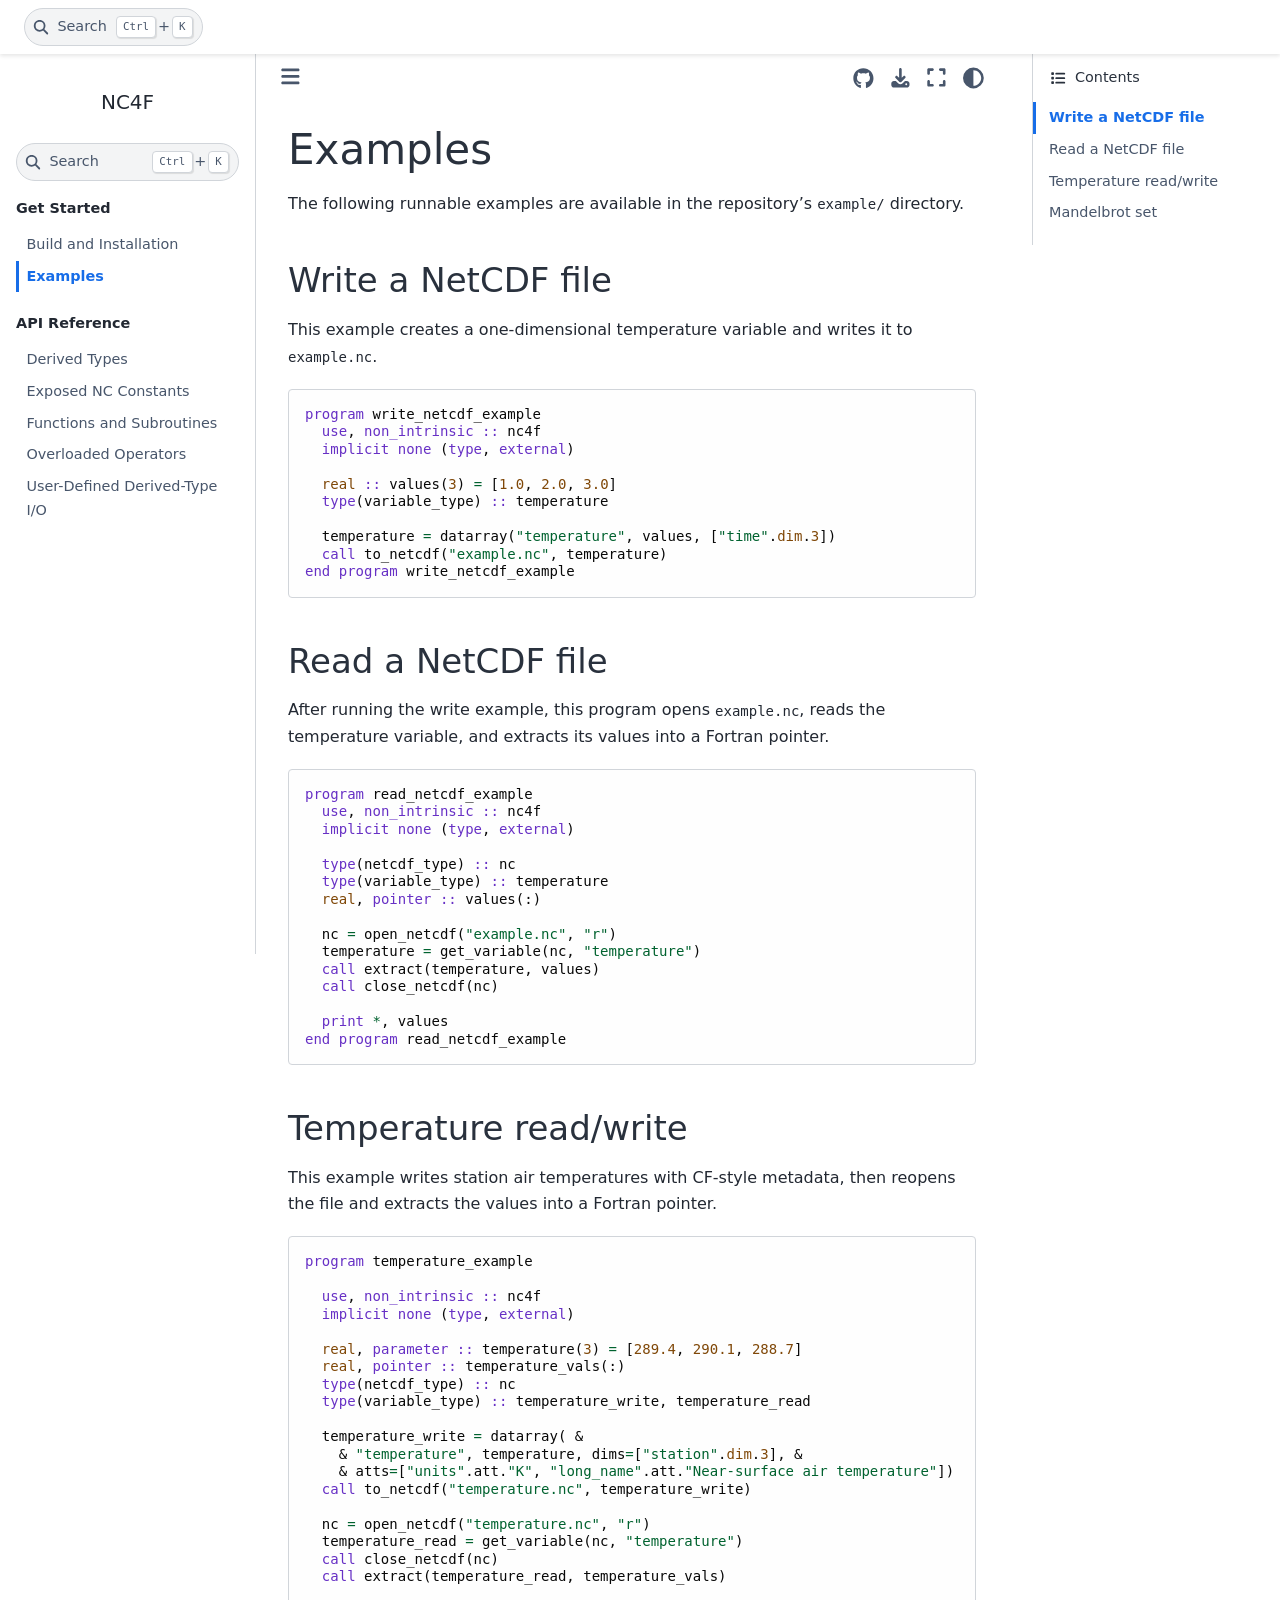
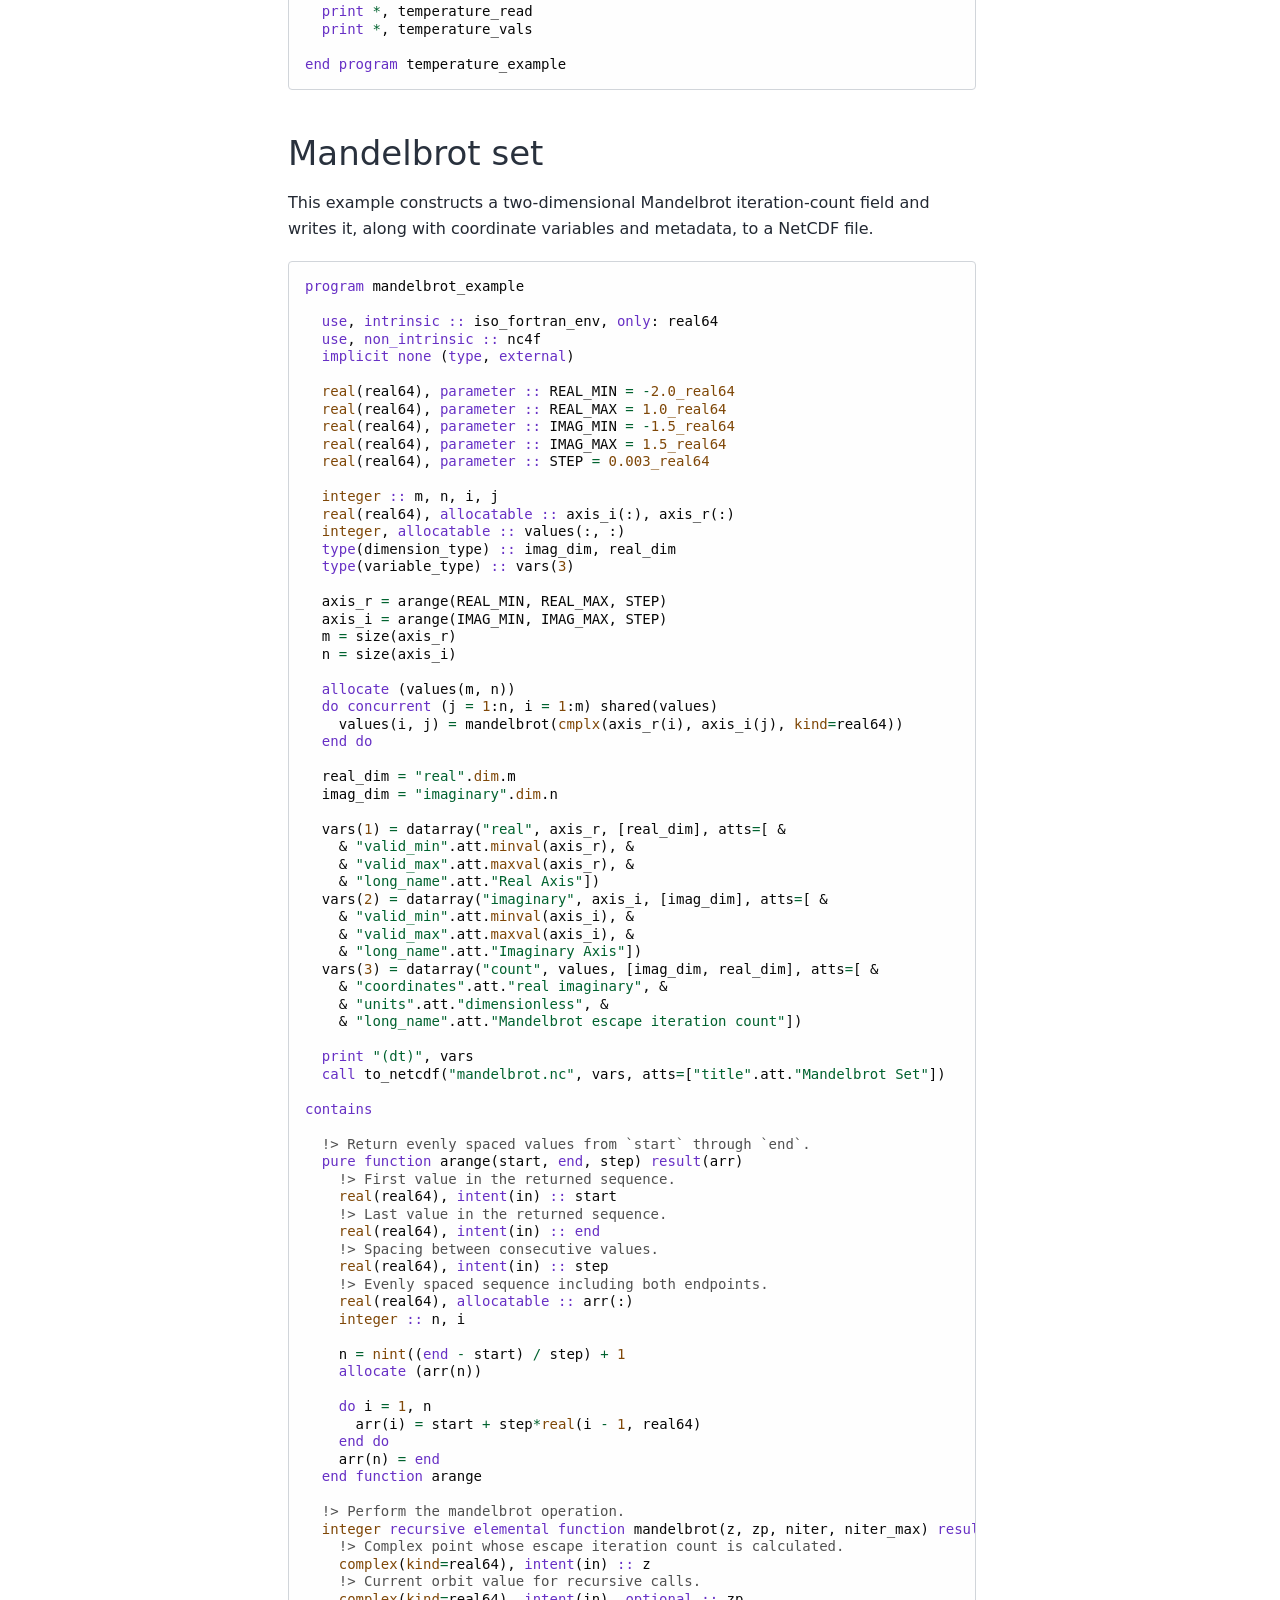
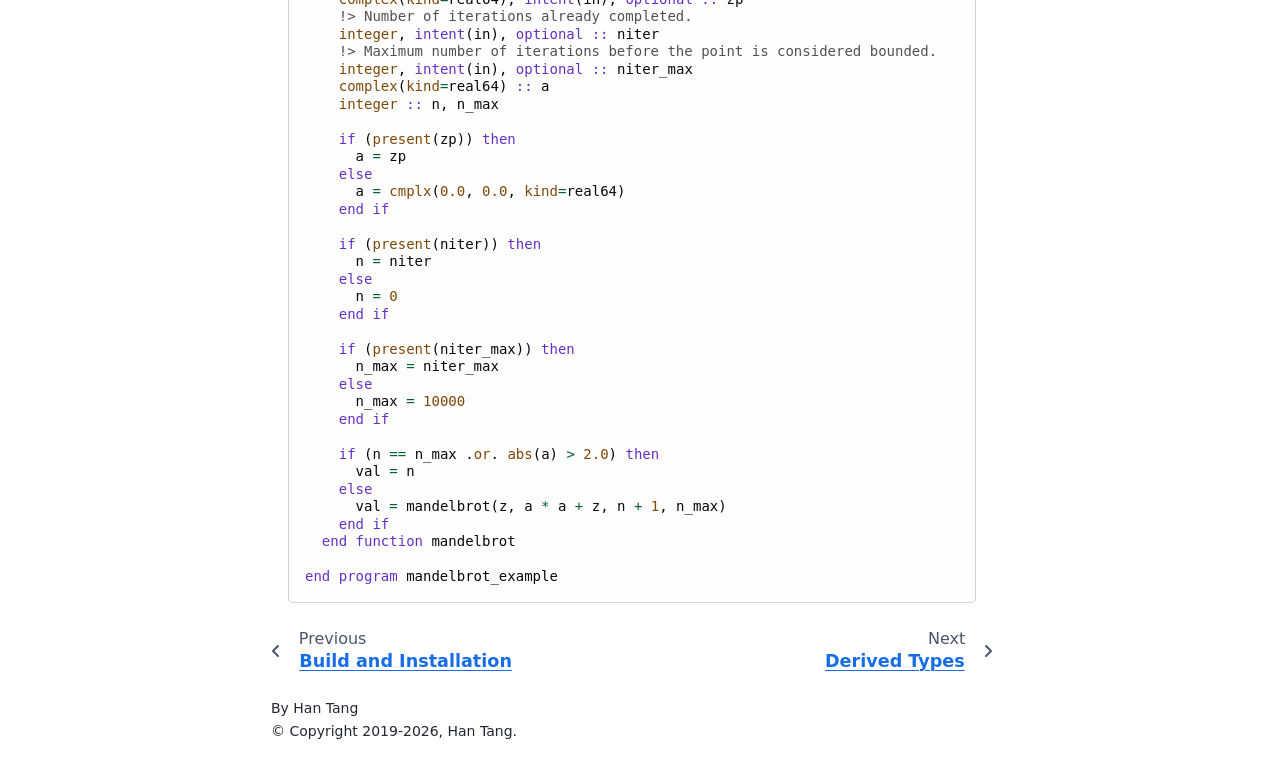
<file: docs/pages/get-started/examples.html>
<!DOCTYPE html>


<html lang="en" data-content_root="../" >

  <head>
    <meta charset="utf-8" />
    <meta name="viewport" content="width=device-width, initial-scale=1.0" /><meta name="viewport" content="width=device-width, initial-scale=1" />

    <title>Examples &#8212; NC4F</title>
  
  
  
  <script data-cfasync="false">
    document.documentElement.dataset.mode = localStorage.getItem("mode") || "";
    document.documentElement.dataset.theme = localStorage.getItem("theme") || "";
  </script>
  <!--
    this give us a css class that will be invisible only if js is disabled
  -->
  <noscript>
    <style>
      .pst-js-only { display: none !important; }

    </style>
  </noscript>
  
  <!-- Loaded before other Sphinx assets -->
  <link href="../_static/styles/theme.css?digest=90905a2f556bf617f1a9" rel="stylesheet" />
<link href="../_static/styles/pydata-sphinx-theme.css?digest=90905a2f556bf617f1a9" rel="stylesheet" />

    <link rel="stylesheet" type="text/css" href="../_static/pygments.css?v=8f2a1f02" />
    <link rel="stylesheet" type="text/css" href="../_static/styles/sphinx-book-theme.css?v=4418a689" />
    <link rel="stylesheet" type="text/css" href="../_static/sphinx-design.min.css?v=95c83b7e" />
    <link rel="stylesheet" type="text/css" href="../_static/custom.css?v=3a28e95d" />
  
  <!-- So that users can add custom icons -->
  <script defer src="../_static/scripts/fontawesome.js?digest=90905a2f556bf617f1a9"></script>
  <!-- Pre-loaded scripts that we'll load fully later -->
  <link rel="preload" as="script" href="../_static/scripts/bootstrap.js?digest=90905a2f556bf617f1a9" />
<link rel="preload" as="script" href="../_static/scripts/pydata-sphinx-theme.js?digest=90905a2f556bf617f1a9" />

    <script src="../_static/documentation_options.js?v=9eb32ce0"></script>
    <script src="../_static/doctools.js?v=fd6eb6e6"></script>
    <script src="../_static/sphinx_highlight.js?v=6ffebe34"></script>
    <script src="../_static/scripts/sphinx-book-theme.js?v=fab101a9"></script>
    <script src="../_static/design-tabs.js?v=f930bc37"></script>
    <script>DOCUMENTATION_OPTIONS.pagename = 'get-started/examples';</script>
    <script>DOCUMENTATION_OPTIONS.search_as_you_type = false;</script>
    <link rel="index" title="Index" href="../genindex.html" />
    <link rel="search" title="Search" href="../search.html" />
    <link rel="next" title="Derived Types" href="../reference/types.html" />
    <link rel="prev" title="Build and Installation" href="build-installation.html" />
  <meta name="viewport" content="width=device-width, initial-scale=1"/>
  <meta name="docsearch:language" content="en"/>
  <meta name="docsearch:version" content="" />
  
    
    <script src="../_static/searchtools.js"></script>
    <script src="../_static/language_data.js"></script>
    <script src="../searchindex.js"></script>
  
  </head>
  <body data-default-mode="">
  
  
  <div id="pst-skip-link" class="skip-link d-print-none"><a href="#main-content">Skip to main content</a></div>

  
  <div id="pst-scroll-pixel-helper"></div>
  
  <button type="button" class="btn rounded-pill" id="pst-back-to-top">
    <i class="fa-solid fa-arrow-up"></i>Back to top</button>
  
  
  
  
  <dialog id="pst-search-dialog">
    
<form class="bd-search d-flex align-items-center"
      action="../search.html"
      method="get">
  <i class="fa-solid fa-magnifying-glass"></i>
  <input type="search"
         class="form-control"
         name="q"
         placeholder="Search..."
         aria-label="Search..."
         autocomplete="off"
         autocorrect="off"
         autocapitalize="off"
         spellcheck="false"/>
  <span class="search-button__kbd-shortcut"><kbd class="kbd-shortcut__modifier">Ctrl</kbd>+<kbd>K</kbd></span>
</form>
  </dialog>

  <div class="pst-async-banner-revealer d-none">
  <aside id="bd-header-version-warning" class="d-none d-print-none" aria-label="Version warning"></aside>
</div>

  
    <header id="pst-header" class="bd-header navbar navbar-expand-lg bd-navbar d-print-none">
<div class="bd-header__inner bd-page-width">
  <button class="pst-navbar-icon sidebar-toggle primary-toggle" aria-label="Site navigation">
    <span class="fa-solid fa-bars"></span>
  </button>
  
  
  <div class="col-lg-9 navbar-header-items">
    
    
    <div class="navbar-header-items__end">
      
        <div class="navbar-item navbar-persistent--container">
          

<button class="btn search-button-field search-button__button pst-js-only" title="Search" aria-label="Search" data-bs-placement="bottom" data-bs-toggle="tooltip">
 <i class="fa-solid fa-magnifying-glass"></i>
 <span class="search-button__default-text">Search</span>
 <span class="search-button__kbd-shortcut"><kbd class="kbd-shortcut__modifier">Ctrl</kbd>+<kbd class="kbd-shortcut__modifier">K</kbd></span>
</button>
        </div>
      
      
    </div>
    
  </div>
  
  
    <div class="navbar-persistent--mobile">

<button class="btn search-button-field search-button__button pst-js-only" title="Search" aria-label="Search" data-bs-placement="bottom" data-bs-toggle="tooltip">
 <i class="fa-solid fa-magnifying-glass"></i>
 <span class="search-button__default-text">Search</span>
 <span class="search-button__kbd-shortcut"><kbd class="kbd-shortcut__modifier">Ctrl</kbd>+<kbd class="kbd-shortcut__modifier">K</kbd></span>
</button>
    </div>
  

  
    <button class="pst-navbar-icon sidebar-toggle secondary-toggle" aria-label="On this page">
      <span class="fa-solid fa-outdent"></span>
    </button>
  
</div>

    </header>
  

  <div class="bd-container">
    <div class="bd-container__inner bd-page-width">
      
      
      
      <dialog id="pst-primary-sidebar-modal"></dialog>
      <div id="pst-primary-sidebar" class="bd-sidebar-primary bd-sidebar">
        

  
  <div class="sidebar-header-items sidebar-primary__section">
    
    
    
    
  </div>
  
    <div class="sidebar-primary-items__start sidebar-primary__section">
        <div class="sidebar-primary-item">

  
    
  

<a class="navbar-brand logo" href="../index.html">
  
  
  
  
  
  
    <p class="title logo__title">NC4F</p>
  
</a></div>
        <div class="sidebar-primary-item">

<button class="btn search-button-field search-button__button pst-js-only" title="Search" aria-label="Search" data-bs-placement="bottom" data-bs-toggle="tooltip">
 <i class="fa-solid fa-magnifying-glass"></i>
 <span class="search-button__default-text">Search</span>
 <span class="search-button__kbd-shortcut"><kbd class="kbd-shortcut__modifier">Ctrl</kbd>+<kbd class="kbd-shortcut__modifier">K</kbd></span>
</button></div>
        <div class="sidebar-primary-item"><nav class="bd-links bd-docs-nav" aria-label="Main">
    <div class="bd-toc-item navbar-nav active">
        <p aria-level="2" class="caption" role="heading"><span class="caption-text">Get Started</span></p>
<ul class="current nav bd-sidenav">
<li class="toctree-l1"><a class="reference internal" href="build-installation.html">Build and Installation</a></li>
<li class="toctree-l1 current active"><a class="current reference internal" href="#">Examples</a></li>
</ul>
<p aria-level="2" class="caption" role="heading"><span class="caption-text">API Reference</span></p>
<ul class="nav bd-sidenav">
<li class="toctree-l1"><a class="reference internal" href="../reference/types.html">Derived Types</a></li>
<li class="toctree-l1"><a class="reference internal" href="../reference/exposed-nc-constants.html">Exposed NC Constants</a></li>
<li class="toctree-l1"><a class="reference internal" href="../reference/functions-and-subroutines.html">Functions and Subroutines</a></li>
<li class="toctree-l1"><a class="reference internal" href="../reference/operators.html">Overloaded Operators</a></li>
<li class="toctree-l1"><a class="reference internal" href="../reference/derived-type-io.html">User-Defined Derived-Type I/O</a></li>
</ul>

    </div>
</nav></div>
    </div>
  
  
  <div class="sidebar-primary-items__end sidebar-primary__section">
      <div class="sidebar-primary-item">
<div id="ethical-ad-placement"
      class="flat"
      data-ea-publisher="readthedocs"
      data-ea-type="readthedocs-sidebar"
      data-ea-manual="true">
</div></div>
  </div>


      </div>
      
      <main id="main-content" class="bd-main" role="main">
        
        

<div class="sbt-scroll-pixel-helper"></div>

          <div class="bd-content">
            <div class="bd-article-container">
              
              <div class="bd-header-article d-print-none">
<div class="header-article-items header-article__inner">
  
    <div class="header-article-items__start">
      
        <div class="header-article-item"><button class="sidebar-toggle primary-toggle btn btn-sm" title="Toggle primary sidebar" data-bs-placement="bottom" data-bs-toggle="tooltip">
  <span class="fa-solid fa-bars"></span>
</button></div>
      
    </div>
  
  
    <div class="header-article-items__end">
      
        <div class="header-article-item">

<div class="article-header-buttons">





<div class="dropdown dropdown-source-buttons">
  <button class="btn dropdown-toggle" type="button" data-bs-toggle="dropdown" aria-expanded="false" aria-label="Source repositories">
    <i class="fab fa-github"></i>
  </button>
  <ul class="dropdown-menu">
      
      
      
      <li><a href="https://github.com/han190/nc4f.pack" target="_blank"
   class="btn btn-sm btn-source-repository-button dropdown-item"
   title="Source repository"
   data-bs-placement="left" data-bs-toggle="tooltip"
>
  

<span class="btn__icon-container">
  <i class="fab fa-github"></i>
  </span>
<span class="btn__text-container">Repository</span>
</a>
</li>
      
      
      
      
      <li><a href="https://github.com/han190/nc4f.pack/issues/new?title=Issue%20on%20page%20%2Fget-started/examples.html&body=Your%20issue%20content%20here." target="_blank"
   class="btn btn-sm btn-source-issues-button dropdown-item"
   title="Open an issue"
   data-bs-placement="left" data-bs-toggle="tooltip"
>
  

<span class="btn__icon-container">
  <i class="fas fa-lightbulb"></i>
  </span>
<span class="btn__text-container">Open issue</span>
</a>
</li>
      
  </ul>
</div>






<div class="dropdown dropdown-download-buttons">
  <button class="btn dropdown-toggle" type="button" data-bs-toggle="dropdown" aria-expanded="false" aria-label="Download this page">
    <i class="fas fa-download"></i>
  </button>
  <ul class="dropdown-menu">
      
      
      
      <li><a href="../_sources/get-started/examples.md" target="_blank"
   class="btn btn-sm btn-download-source-button dropdown-item"
   title="Download source file"
   data-bs-placement="left" data-bs-toggle="tooltip"
>
  

<span class="btn__icon-container">
  <i class="fas fa-file"></i>
  </span>
<span class="btn__text-container">.md</span>
</a>
</li>
      
      
      
      
      <li>
<button onclick="window.print()"
  class="btn btn-sm btn-download-pdf-button dropdown-item"
  title="Print to PDF"
  data-bs-placement="left" data-bs-toggle="tooltip"
>
  

<span class="btn__icon-container">
  <i class="fas fa-file-pdf"></i>
  </span>
<span class="btn__text-container">.pdf</span>
</button>
</li>
      
  </ul>
</div>




<button onclick="toggleFullScreen()"
  class="btn btn-sm btn-fullscreen-button pst-navbar-icon"
  title="Fullscreen mode"
  data-bs-placement="bottom" data-bs-toggle="tooltip"
>
  

<span class="btn__icon-container">
  <i class="fas fa-expand"></i>
  </span>

</button>



<div class="theme-switch-container dropdown pst-js-only" data-bs-toggle="tooltip" data-bs-placement="bottom" title="Color mode">
  <button class="btn btn-sm nav-link pst-navbar-icon theme-switch-button dropdown-toggle" aria-label="Color mode" data-bs-toggle="dropdown">
    <i class="theme-switch fa-solid fa-sun fa-lg fa-fw" data-mode="light" title="Light"></i>
    <i class="theme-switch fa-solid fa-moon fa-lg fa-fw" data-mode="dark" title="Dark"></i>
    <i class="theme-switch fa-solid fa-circle-half-stroke fa-lg fa-fw" data-mode="auto" title="System Settings"></i>
  </button>
  <ul class="dropdown-menu dropdown-menu-end">
    <li><button class="dropdown-item d-flex align-items-center theme-change-button" data-mode="auto"><i class="fa-solid fa-circle-half-stroke fa-lg fa-fw me-1"></i>System Settings</button></li>
    <li><button class="dropdown-item d-flex align-items-center theme-change-button" data-mode="light"><i class="fa-solid fa-sun fa-lg fa-fw me-1"></i>Light</button></li>
    <li><button class="dropdown-item d-flex align-items-center theme-change-button" data-mode="dark"><i class="fa-solid fa-moon fa-lg fa-fw me-1"></i>Dark</button></li>
  </ul>
</div>


<button class="btn btn-sm pst-navbar-icon search-button search-button__button pst-js-only" title="Search" aria-label="Search" data-bs-placement="bottom" data-bs-toggle="tooltip">
    <i class="fa-solid fa-magnifying-glass fa-lg"></i>
</button>
<button class="sidebar-toggle secondary-toggle btn btn-sm pst-navbar-icon" title="Toggle secondary sidebar" data-bs-placement="bottom" data-bs-toggle="tooltip">
    <span class="fa-solid fa-list"></span>
</button>
</div></div>
      
    </div>
  
</div>
</div>
              
              

<div id="jb-print-docs-body" class="onlyprint">
    <h1>Examples</h1>
    <!-- Table of contents -->
    <div id="print-main-content">
        <div id="jb-print-toc">
            
            <div>
                <h2> Contents </h2>
            </div>
            <nav aria-label="Page">
                <ul class="pst-show_toc_level nav section-nav flex-column">
<li class="toc-h2 nav-item toc-entry"><a class="reference internal nav-link" href="#write-a-netcdf-file">Write a NetCDF file</a></li>
<li class="toc-h2 nav-item toc-entry"><a class="reference internal nav-link" href="#read-a-netcdf-file">Read a NetCDF file</a></li>
<li class="toc-h2 nav-item toc-entry"><a class="reference internal nav-link" href="#temperature-read-write">Temperature read/write</a></li>
<li class="toc-h2 nav-item toc-entry"><a class="reference internal nav-link" href="#mandelbrot-set">Mandelbrot set</a></li>
</ul>
            </nav>
        </div>
    </div>
</div>

              
                
<div id="searchbox"></div>
                <article class="bd-article">
                  
  <section id="examples">
<h1>Examples<a class="headerlink" href="#examples" title="Link to this heading">#</a></h1>
<p>The following runnable examples are available in the repository’s <code class="docutils literal notranslate"><span class="pre">example/</span></code>
directory.</p>
<section id="write-a-netcdf-file">
<h2>Write a NetCDF file<a class="headerlink" href="#write-a-netcdf-file" title="Link to this heading">#</a></h2>
<p>This example creates a one-dimensional temperature variable and writes it to
<code class="docutils literal notranslate"><span class="pre">example.nc</span></code>.</p>
<div class="highlight-fortran notranslate"><div class="highlight"><pre><span></span><span class="k">program </span><span class="n">write_netcdf_example</span>
<span class="w">  </span><span class="k">use</span><span class="p">,</span><span class="w"> </span><span class="k">non_intrinsic</span><span class="w"> </span><span class="kd">::</span><span class="w"> </span><span class="n">nc4f</span>
<span class="w">  </span><span class="k">implicit none</span><span class="w"> </span><span class="p">(</span><span class="k">type</span><span class="p">,</span><span class="w"> </span><span class="k">external</span><span class="p">)</span>

<span class="w">  </span><span class="kt">real</span><span class="w"> </span><span class="kd">::</span><span class="w"> </span><span class="n">values</span><span class="p">(</span><span class="mi">3</span><span class="p">)</span><span class="w"> </span><span class="o">=</span><span class="w"> </span><span class="p">[</span><span class="mf">1.0</span><span class="p">,</span><span class="w"> </span><span class="mf">2.0</span><span class="p">,</span><span class="w"> </span><span class="mf">3.0</span><span class="p">]</span>
<span class="w">  </span><span class="k">type</span><span class="p">(</span><span class="n">variable_type</span><span class="p">)</span><span class="w"> </span><span class="kd">::</span><span class="w"> </span><span class="n">temperature</span>

<span class="w">  </span><span class="n">temperature</span><span class="w"> </span><span class="o">=</span><span class="w"> </span><span class="n">datarray</span><span class="p">(</span><span class="s2">"temperature"</span><span class="p">,</span><span class="w"> </span><span class="n">values</span><span class="p">,</span><span class="w"> </span><span class="p">[</span><span class="s2">"time"</span><span class="p">.</span><span class="nb">dim</span><span class="p">.</span><span class="mi">3</span><span class="p">])</span>
<span class="w">  </span><span class="k">call </span><span class="n">to_netcdf</span><span class="p">(</span><span class="s2">"example.nc"</span><span class="p">,</span><span class="w"> </span><span class="n">temperature</span><span class="p">)</span>
<span class="k">end program </span><span class="n">write_netcdf_example</span>
</pre></div>
</div>
</section>
<section id="read-a-netcdf-file">
<h2>Read a NetCDF file<a class="headerlink" href="#read-a-netcdf-file" title="Link to this heading">#</a></h2>
<p>After running the write example, this program opens <code class="docutils literal notranslate"><span class="pre">example.nc</span></code>, reads the
temperature variable, and extracts its values into a Fortran pointer.</p>
<div class="highlight-fortran notranslate"><div class="highlight"><pre><span></span><span class="k">program </span><span class="n">read_netcdf_example</span>
<span class="w">  </span><span class="k">use</span><span class="p">,</span><span class="w"> </span><span class="k">non_intrinsic</span><span class="w"> </span><span class="kd">::</span><span class="w"> </span><span class="n">nc4f</span>
<span class="w">  </span><span class="k">implicit none</span><span class="w"> </span><span class="p">(</span><span class="k">type</span><span class="p">,</span><span class="w"> </span><span class="k">external</span><span class="p">)</span>

<span class="w">  </span><span class="k">type</span><span class="p">(</span><span class="n">netcdf_type</span><span class="p">)</span><span class="w"> </span><span class="kd">::</span><span class="w"> </span><span class="n">nc</span>
<span class="w">  </span><span class="k">type</span><span class="p">(</span><span class="n">variable_type</span><span class="p">)</span><span class="w"> </span><span class="kd">::</span><span class="w"> </span><span class="n">temperature</span>
<span class="w">  </span><span class="kt">real</span><span class="p">,</span><span class="w"> </span><span class="k">pointer</span><span class="w"> </span><span class="kd">::</span><span class="w"> </span><span class="n">values</span><span class="p">(:)</span>

<span class="w">  </span><span class="n">nc</span><span class="w"> </span><span class="o">=</span><span class="w"> </span><span class="n">open_netcdf</span><span class="p">(</span><span class="s2">"example.nc"</span><span class="p">,</span><span class="w"> </span><span class="s2">"r"</span><span class="p">)</span>
<span class="w">  </span><span class="n">temperature</span><span class="w"> </span><span class="o">=</span><span class="w"> </span><span class="n">get_variable</span><span class="p">(</span><span class="n">nc</span><span class="p">,</span><span class="w"> </span><span class="s2">"temperature"</span><span class="p">)</span>
<span class="w">  </span><span class="k">call </span><span class="n">extract</span><span class="p">(</span><span class="n">temperature</span><span class="p">,</span><span class="w"> </span><span class="n">values</span><span class="p">)</span>
<span class="w">  </span><span class="k">call </span><span class="n">close_netcdf</span><span class="p">(</span><span class="n">nc</span><span class="p">)</span>

<span class="w">  </span><span class="k">print</span><span class="w"> </span><span class="o">*</span><span class="p">,</span><span class="w"> </span><span class="n">values</span>
<span class="k">end program </span><span class="n">read_netcdf_example</span>
</pre></div>
</div>
</section>
<section id="temperature-read-write">
<h2>Temperature read/write<a class="headerlink" href="#temperature-read-write" title="Link to this heading">#</a></h2>
<p>This example writes station air temperatures with CF-style metadata, then
reopens the file and extracts the values into a Fortran pointer.</p>
<div class="highlight-fortran notranslate"><div class="highlight"><pre><span></span><span class="k">program </span><span class="n">temperature_example</span>

<span class="w">  </span><span class="k">use</span><span class="p">,</span><span class="w"> </span><span class="k">non_intrinsic</span><span class="w"> </span><span class="kd">::</span><span class="w"> </span><span class="n">nc4f</span>
<span class="w">  </span><span class="k">implicit none</span><span class="w"> </span><span class="p">(</span><span class="k">type</span><span class="p">,</span><span class="w"> </span><span class="k">external</span><span class="p">)</span>

<span class="w">  </span><span class="kt">real</span><span class="p">,</span><span class="w"> </span><span class="k">parameter</span><span class="w"> </span><span class="kd">::</span><span class="w"> </span><span class="n">temperature</span><span class="p">(</span><span class="mi">3</span><span class="p">)</span><span class="w"> </span><span class="o">=</span><span class="w"> </span><span class="p">[</span><span class="mi">28</span><span class="mf">9.4</span><span class="p">,</span><span class="w"> </span><span class="mi">29</span><span class="mf">0.1</span><span class="p">,</span><span class="w"> </span><span class="mi">28</span><span class="mf">8.7</span><span class="p">]</span>
<span class="w">  </span><span class="kt">real</span><span class="p">,</span><span class="w"> </span><span class="k">pointer</span><span class="w"> </span><span class="kd">::</span><span class="w"> </span><span class="n">temperature_vals</span><span class="p">(:)</span>
<span class="w">  </span><span class="k">type</span><span class="p">(</span><span class="n">netcdf_type</span><span class="p">)</span><span class="w"> </span><span class="kd">::</span><span class="w"> </span><span class="n">nc</span>
<span class="w">  </span><span class="k">type</span><span class="p">(</span><span class="n">variable_type</span><span class="p">)</span><span class="w"> </span><span class="kd">::</span><span class="w"> </span><span class="n">temperature_write</span><span class="p">,</span><span class="w"> </span><span class="n">temperature_read</span>

<span class="w">  </span><span class="n">temperature_write</span><span class="w"> </span><span class="o">=</span><span class="w"> </span><span class="n">datarray</span><span class="p">(</span><span class="w"> </span><span class="p">&amp;</span>
<span class="w">    </span><span class="p">&amp;</span><span class="w"> </span><span class="s2">"temperature"</span><span class="p">,</span><span class="w"> </span><span class="n">temperature</span><span class="p">,</span><span class="w"> </span><span class="n">dims</span><span class="o">=</span><span class="p">[</span><span class="s2">"station"</span><span class="p">.</span><span class="nb">dim</span><span class="p">.</span><span class="mi">3</span><span class="p">],</span><span class="w"> </span><span class="p">&amp;</span>
<span class="w">    </span><span class="p">&amp;</span><span class="w"> </span><span class="n">atts</span><span class="o">=</span><span class="p">[</span><span class="s2">"units"</span><span class="p">.</span><span class="n">att</span><span class="p">.</span><span class="s2">"K"</span><span class="p">,</span><span class="w"> </span><span class="s2">"long_name"</span><span class="p">.</span><span class="n">att</span><span class="p">.</span><span class="s2">"Near-surface air temperature"</span><span class="p">])</span>
<span class="w">  </span><span class="k">call </span><span class="n">to_netcdf</span><span class="p">(</span><span class="s2">"temperature.nc"</span><span class="p">,</span><span class="w"> </span><span class="n">temperature_write</span><span class="p">)</span>

<span class="w">  </span><span class="n">nc</span><span class="w"> </span><span class="o">=</span><span class="w"> </span><span class="n">open_netcdf</span><span class="p">(</span><span class="s2">"temperature.nc"</span><span class="p">,</span><span class="w"> </span><span class="s2">"r"</span><span class="p">)</span>
<span class="w">  </span><span class="n">temperature_read</span><span class="w"> </span><span class="o">=</span><span class="w"> </span><span class="n">get_variable</span><span class="p">(</span><span class="n">nc</span><span class="p">,</span><span class="w"> </span><span class="s2">"temperature"</span><span class="p">)</span>
<span class="w">  </span><span class="k">call </span><span class="n">close_netcdf</span><span class="p">(</span><span class="n">nc</span><span class="p">)</span>
<span class="w">  </span><span class="k">call </span><span class="n">extract</span><span class="p">(</span><span class="n">temperature_read</span><span class="p">,</span><span class="w"> </span><span class="n">temperature_vals</span><span class="p">)</span>

<span class="w">  </span><span class="k">print</span><span class="w"> </span><span class="o">*</span><span class="p">,</span><span class="w"> </span><span class="n">temperature_read</span>
<span class="w">  </span><span class="k">print</span><span class="w"> </span><span class="o">*</span><span class="p">,</span><span class="w"> </span><span class="n">temperature_vals</span>

<span class="k">end program </span><span class="n">temperature_example</span>
</pre></div>
</div>
</section>
<section id="mandelbrot-set">
<h2>Mandelbrot set<a class="headerlink" href="#mandelbrot-set" title="Link to this heading">#</a></h2>
<p>This example constructs a two-dimensional Mandelbrot iteration-count field and
writes it, along with coordinate variables and metadata, to a NetCDF file.</p>
<div class="highlight-fortran notranslate"><div class="highlight"><pre><span></span><span class="k">program </span><span class="n">mandelbrot_example</span>

<span class="w">  </span><span class="k">use</span><span class="p">,</span><span class="w"> </span><span class="k">intrinsic</span><span class="w"> </span><span class="kd">::</span><span class="w"> </span><span class="n">iso_fortran_env</span><span class="p">,</span><span class="w"> </span><span class="k">only</span><span class="p">:</span><span class="w"> </span><span class="n">real64</span>
<span class="w">  </span><span class="k">use</span><span class="p">,</span><span class="w"> </span><span class="k">non_intrinsic</span><span class="w"> </span><span class="kd">::</span><span class="w"> </span><span class="n">nc4f</span>
<span class="w">  </span><span class="k">implicit none</span><span class="w"> </span><span class="p">(</span><span class="k">type</span><span class="p">,</span><span class="w"> </span><span class="k">external</span><span class="p">)</span>

<span class="w">  </span><span class="kt">real</span><span class="p">(</span><span class="n">real64</span><span class="p">),</span><span class="w"> </span><span class="k">parameter</span><span class="w"> </span><span class="kd">::</span><span class="w"> </span><span class="n">REAL_MIN</span><span class="w"> </span><span class="o">=</span><span class="w"> </span><span class="o">-</span><span class="mf">2.0_real64</span>
<span class="w">  </span><span class="kt">real</span><span class="p">(</span><span class="n">real64</span><span class="p">),</span><span class="w"> </span><span class="k">parameter</span><span class="w"> </span><span class="kd">::</span><span class="w"> </span><span class="n">REAL_MAX</span><span class="w"> </span><span class="o">=</span><span class="w"> </span><span class="mf">1.0_real64</span>
<span class="w">  </span><span class="kt">real</span><span class="p">(</span><span class="n">real64</span><span class="p">),</span><span class="w"> </span><span class="k">parameter</span><span class="w"> </span><span class="kd">::</span><span class="w"> </span><span class="n">IMAG_MIN</span><span class="w"> </span><span class="o">=</span><span class="w"> </span><span class="o">-</span><span class="mf">1.5_real64</span>
<span class="w">  </span><span class="kt">real</span><span class="p">(</span><span class="n">real64</span><span class="p">),</span><span class="w"> </span><span class="k">parameter</span><span class="w"> </span><span class="kd">::</span><span class="w"> </span><span class="n">IMAG_MAX</span><span class="w"> </span><span class="o">=</span><span class="w"> </span><span class="mf">1.5_real64</span>
<span class="w">  </span><span class="kt">real</span><span class="p">(</span><span class="n">real64</span><span class="p">),</span><span class="w"> </span><span class="k">parameter</span><span class="w"> </span><span class="kd">::</span><span class="w"> </span><span class="n">STEP</span><span class="w"> </span><span class="o">=</span><span class="w"> </span><span class="mf">0.003_real64</span>

<span class="w">  </span><span class="kt">integer</span><span class="w"> </span><span class="kd">::</span><span class="w"> </span><span class="n">m</span><span class="p">,</span><span class="w"> </span><span class="n">n</span><span class="p">,</span><span class="w"> </span><span class="n">i</span><span class="p">,</span><span class="w"> </span><span class="n">j</span>
<span class="w">  </span><span class="kt">real</span><span class="p">(</span><span class="n">real64</span><span class="p">),</span><span class="w"> </span><span class="k">allocatable</span><span class="w"> </span><span class="kd">::</span><span class="w"> </span><span class="n">axis_i</span><span class="p">(:),</span><span class="w"> </span><span class="n">axis_r</span><span class="p">(:)</span>
<span class="w">  </span><span class="kt">integer</span><span class="p">,</span><span class="w"> </span><span class="k">allocatable</span><span class="w"> </span><span class="kd">::</span><span class="w"> </span><span class="n">values</span><span class="p">(:,</span><span class="w"> </span><span class="p">:)</span>
<span class="w">  </span><span class="k">type</span><span class="p">(</span><span class="n">dimension_type</span><span class="p">)</span><span class="w"> </span><span class="kd">::</span><span class="w"> </span><span class="n">imag_dim</span><span class="p">,</span><span class="w"> </span><span class="n">real_dim</span>
<span class="w">  </span><span class="k">type</span><span class="p">(</span><span class="n">variable_type</span><span class="p">)</span><span class="w"> </span><span class="kd">::</span><span class="w"> </span><span class="n">vars</span><span class="p">(</span><span class="mi">3</span><span class="p">)</span>

<span class="w">  </span><span class="n">axis_r</span><span class="w"> </span><span class="o">=</span><span class="w"> </span><span class="n">arange</span><span class="p">(</span><span class="n">REAL_MIN</span><span class="p">,</span><span class="w"> </span><span class="n">REAL_MAX</span><span class="p">,</span><span class="w"> </span><span class="n">STEP</span><span class="p">)</span>
<span class="w">  </span><span class="n">axis_i</span><span class="w"> </span><span class="o">=</span><span class="w"> </span><span class="n">arange</span><span class="p">(</span><span class="n">IMAG_MIN</span><span class="p">,</span><span class="w"> </span><span class="n">IMAG_MAX</span><span class="p">,</span><span class="w"> </span><span class="n">STEP</span><span class="p">)</span>
<span class="w">  </span><span class="n">m</span><span class="w"> </span><span class="o">=</span><span class="w"> </span><span class="n">size</span><span class="p">(</span><span class="n">axis_r</span><span class="p">)</span>
<span class="w">  </span><span class="n">n</span><span class="w"> </span><span class="o">=</span><span class="w"> </span><span class="n">size</span><span class="p">(</span><span class="n">axis_i</span><span class="p">)</span>

<span class="w">  </span><span class="k">allocate</span><span class="w"> </span><span class="p">(</span><span class="n">values</span><span class="p">(</span><span class="n">m</span><span class="p">,</span><span class="w"> </span><span class="n">n</span><span class="p">))</span>
<span class="w">  </span><span class="k">do</span><span class="w"> </span><span class="k">concurrent</span><span class="w"> </span><span class="p">(</span><span class="n">j</span><span class="w"> </span><span class="o">=</span><span class="w"> </span><span class="mi">1</span><span class="p">:</span><span class="n">n</span><span class="p">,</span><span class="w"> </span><span class="n">i</span><span class="w"> </span><span class="o">=</span><span class="w"> </span><span class="mi">1</span><span class="p">:</span><span class="n">m</span><span class="p">)</span><span class="w"> </span><span class="n">shared</span><span class="p">(</span><span class="n">values</span><span class="p">)</span>
<span class="w">    </span><span class="n">values</span><span class="p">(</span><span class="n">i</span><span class="p">,</span><span class="w"> </span><span class="n">j</span><span class="p">)</span><span class="w"> </span><span class="o">=</span><span class="w"> </span><span class="n">mandelbrot</span><span class="p">(</span><span class="nb">cmplx</span><span class="p">(</span><span class="n">axis_r</span><span class="p">(</span><span class="n">i</span><span class="p">),</span><span class="w"> </span><span class="n">axis_i</span><span class="p">(</span><span class="n">j</span><span class="p">),</span><span class="w"> </span><span class="nb">kind</span><span class="o">=</span><span class="n">real64</span><span class="p">))</span>
<span class="w">  </span><span class="k">end do</span>

<span class="k">  </span><span class="n">real_dim</span><span class="w"> </span><span class="o">=</span><span class="w"> </span><span class="s2">"real"</span><span class="p">.</span><span class="nb">dim</span><span class="p">.</span><span class="n">m</span>
<span class="w">  </span><span class="n">imag_dim</span><span class="w"> </span><span class="o">=</span><span class="w"> </span><span class="s2">"imaginary"</span><span class="p">.</span><span class="nb">dim</span><span class="p">.</span><span class="n">n</span>

<span class="w">  </span><span class="n">vars</span><span class="p">(</span><span class="mi">1</span><span class="p">)</span><span class="w"> </span><span class="o">=</span><span class="w"> </span><span class="n">datarray</span><span class="p">(</span><span class="s2">"real"</span><span class="p">,</span><span class="w"> </span><span class="n">axis_r</span><span class="p">,</span><span class="w"> </span><span class="p">[</span><span class="n">real_dim</span><span class="p">],</span><span class="w"> </span><span class="n">atts</span><span class="o">=</span><span class="p">[</span><span class="w"> </span><span class="p">&amp;</span>
<span class="w">    </span><span class="p">&amp;</span><span class="w"> </span><span class="s2">"valid_min"</span><span class="p">.</span><span class="n">att</span><span class="p">.</span><span class="nb">minval</span><span class="p">(</span><span class="n">axis_r</span><span class="p">),</span><span class="w"> </span><span class="p">&amp;</span>
<span class="w">    </span><span class="p">&amp;</span><span class="w"> </span><span class="s2">"valid_max"</span><span class="p">.</span><span class="n">att</span><span class="p">.</span><span class="nb">maxval</span><span class="p">(</span><span class="n">axis_r</span><span class="p">),</span><span class="w"> </span><span class="p">&amp;</span>
<span class="w">    </span><span class="p">&amp;</span><span class="w"> </span><span class="s2">"long_name"</span><span class="p">.</span><span class="n">att</span><span class="p">.</span><span class="s2">"Real Axis"</span><span class="p">])</span>
<span class="w">  </span><span class="n">vars</span><span class="p">(</span><span class="mi">2</span><span class="p">)</span><span class="w"> </span><span class="o">=</span><span class="w"> </span><span class="n">datarray</span><span class="p">(</span><span class="s2">"imaginary"</span><span class="p">,</span><span class="w"> </span><span class="n">axis_i</span><span class="p">,</span><span class="w"> </span><span class="p">[</span><span class="n">imag_dim</span><span class="p">],</span><span class="w"> </span><span class="n">atts</span><span class="o">=</span><span class="p">[</span><span class="w"> </span><span class="p">&amp;</span>
<span class="w">    </span><span class="p">&amp;</span><span class="w"> </span><span class="s2">"valid_min"</span><span class="p">.</span><span class="n">att</span><span class="p">.</span><span class="nb">minval</span><span class="p">(</span><span class="n">axis_i</span><span class="p">),</span><span class="w"> </span><span class="p">&amp;</span>
<span class="w">    </span><span class="p">&amp;</span><span class="w"> </span><span class="s2">"valid_max"</span><span class="p">.</span><span class="n">att</span><span class="p">.</span><span class="nb">maxval</span><span class="p">(</span><span class="n">axis_i</span><span class="p">),</span><span class="w"> </span><span class="p">&amp;</span>
<span class="w">    </span><span class="p">&amp;</span><span class="w"> </span><span class="s2">"long_name"</span><span class="p">.</span><span class="n">att</span><span class="p">.</span><span class="s2">"Imaginary Axis"</span><span class="p">])</span>
<span class="w">  </span><span class="n">vars</span><span class="p">(</span><span class="mi">3</span><span class="p">)</span><span class="w"> </span><span class="o">=</span><span class="w"> </span><span class="n">datarray</span><span class="p">(</span><span class="s2">"count"</span><span class="p">,</span><span class="w"> </span><span class="n">values</span><span class="p">,</span><span class="w"> </span><span class="p">[</span><span class="n">imag_dim</span><span class="p">,</span><span class="w"> </span><span class="n">real_dim</span><span class="p">],</span><span class="w"> </span><span class="n">atts</span><span class="o">=</span><span class="p">[</span><span class="w"> </span><span class="p">&amp;</span>
<span class="w">    </span><span class="p">&amp;</span><span class="w"> </span><span class="s2">"coordinates"</span><span class="p">.</span><span class="n">att</span><span class="p">.</span><span class="s2">"real imaginary"</span><span class="p">,</span><span class="w"> </span><span class="p">&amp;</span>
<span class="w">    </span><span class="p">&amp;</span><span class="w"> </span><span class="s2">"units"</span><span class="p">.</span><span class="n">att</span><span class="p">.</span><span class="s2">"dimensionless"</span><span class="p">,</span><span class="w"> </span><span class="p">&amp;</span>
<span class="w">    </span><span class="p">&amp;</span><span class="w"> </span><span class="s2">"long_name"</span><span class="p">.</span><span class="n">att</span><span class="p">.</span><span class="s2">"Mandelbrot escape iteration count"</span><span class="p">])</span>

<span class="w">  </span><span class="k">print</span><span class="w"> </span><span class="s2">"(dt)"</span><span class="p">,</span><span class="w"> </span><span class="n">vars</span>
<span class="w">  </span><span class="k">call </span><span class="n">to_netcdf</span><span class="p">(</span><span class="s2">"mandelbrot.nc"</span><span class="p">,</span><span class="w"> </span><span class="n">vars</span><span class="p">,</span><span class="w"> </span><span class="n">atts</span><span class="o">=</span><span class="p">[</span><span class="s2">"title"</span><span class="p">.</span><span class="n">att</span><span class="p">.</span><span class="s2">"Mandelbrot Set"</span><span class="p">])</span>

<span class="k">contains</span>

<span class="w">  </span><span class="c">!&gt; Return evenly spaced values from `start` through `end`.</span>
<span class="w">  </span><span class="k">pure function </span><span class="n">arange</span><span class="p">(</span><span class="n">start</span><span class="p">,</span><span class="w"> </span><span class="k">end</span><span class="p">,</span><span class="w"> </span><span class="n">step</span><span class="p">)</span><span class="w"> </span><span class="k">result</span><span class="p">(</span><span class="n">arr</span><span class="p">)</span>
<span class="w">    </span><span class="c">!&gt; First value in the returned sequence.</span>
<span class="w">    </span><span class="kt">real</span><span class="p">(</span><span class="n">real64</span><span class="p">),</span><span class="w"> </span><span class="k">intent</span><span class="p">(</span><span class="n">in</span><span class="p">)</span><span class="w"> </span><span class="kd">::</span><span class="w"> </span><span class="n">start</span>
<span class="w">    </span><span class="c">!&gt; Last value in the returned sequence.</span>
<span class="w">    </span><span class="kt">real</span><span class="p">(</span><span class="n">real64</span><span class="p">),</span><span class="w"> </span><span class="k">intent</span><span class="p">(</span><span class="n">in</span><span class="p">)</span><span class="w"> </span><span class="kd">::</span><span class="w"> </span><span class="k">end</span>
<span class="w">    </span><span class="c">!&gt; Spacing between consecutive values.</span>
<span class="w">    </span><span class="kt">real</span><span class="p">(</span><span class="n">real64</span><span class="p">),</span><span class="w"> </span><span class="k">intent</span><span class="p">(</span><span class="n">in</span><span class="p">)</span><span class="w"> </span><span class="kd">::</span><span class="w"> </span><span class="n">step</span>
<span class="w">    </span><span class="c">!&gt; Evenly spaced sequence including both endpoints.</span>
<span class="w">    </span><span class="kt">real</span><span class="p">(</span><span class="n">real64</span><span class="p">),</span><span class="w"> </span><span class="k">allocatable</span><span class="w"> </span><span class="kd">::</span><span class="w"> </span><span class="n">arr</span><span class="p">(:)</span>
<span class="w">    </span><span class="kt">integer</span><span class="w"> </span><span class="kd">::</span><span class="w"> </span><span class="n">n</span><span class="p">,</span><span class="w"> </span><span class="n">i</span>

<span class="w">    </span><span class="n">n</span><span class="w"> </span><span class="o">=</span><span class="w"> </span><span class="nb">nint</span><span class="p">((</span><span class="k">end</span><span class="w"> </span><span class="o">-</span><span class="w"> </span><span class="n">start</span><span class="p">)</span><span class="w"> </span><span class="o">/</span><span class="w"> </span><span class="n">step</span><span class="p">)</span><span class="w"> </span><span class="o">+</span><span class="w"> </span><span class="mi">1</span>
<span class="w">    </span><span class="k">allocate</span><span class="w"> </span><span class="p">(</span><span class="n">arr</span><span class="p">(</span><span class="n">n</span><span class="p">))</span>

<span class="w">    </span><span class="k">do </span><span class="n">i</span><span class="w"> </span><span class="o">=</span><span class="w"> </span><span class="mi">1</span><span class="p">,</span><span class="w"> </span><span class="n">n</span>
<span class="w">      </span><span class="n">arr</span><span class="p">(</span><span class="n">i</span><span class="p">)</span><span class="w"> </span><span class="o">=</span><span class="w"> </span><span class="n">start</span><span class="w"> </span><span class="o">+</span><span class="w"> </span><span class="n">step</span><span class="o">*</span><span class="kt">real</span><span class="p">(</span><span class="n">i</span><span class="w"> </span><span class="o">-</span><span class="w"> </span><span class="mi">1</span><span class="p">,</span><span class="w"> </span><span class="n">real64</span><span class="p">)</span>
<span class="w">    </span><span class="k">end do</span>
<span class="k">    </span><span class="n">arr</span><span class="p">(</span><span class="n">n</span><span class="p">)</span><span class="w"> </span><span class="o">=</span><span class="w"> </span><span class="k">end</span>
<span class="k">  end function </span><span class="n">arange</span>

<span class="w">  </span><span class="c">!&gt; Perform the mandelbrot operation.</span>
<span class="w">  </span><span class="kt">integer </span><span class="k">recursive elemental function </span><span class="n">mandelbrot</span><span class="p">(</span><span class="n">z</span><span class="p">,</span><span class="w"> </span><span class="n">zp</span><span class="p">,</span><span class="w"> </span><span class="n">niter</span><span class="p">,</span><span class="w"> </span><span class="n">niter_max</span><span class="p">)</span><span class="w"> </span><span class="k">result</span><span class="p">(</span><span class="n">val</span><span class="p">)</span>
<span class="w">    </span><span class="c">!&gt; Complex point whose escape iteration count is calculated.</span>
<span class="w">    </span><span class="kt">complex</span><span class="p">(</span><span class="nb">kind</span><span class="o">=</span><span class="n">real64</span><span class="p">),</span><span class="w"> </span><span class="k">intent</span><span class="p">(</span><span class="n">in</span><span class="p">)</span><span class="w"> </span><span class="kd">::</span><span class="w"> </span><span class="n">z</span>
<span class="w">    </span><span class="c">!&gt; Current orbit value for recursive calls.</span>
<span class="w">    </span><span class="kt">complex</span><span class="p">(</span><span class="nb">kind</span><span class="o">=</span><span class="n">real64</span><span class="p">),</span><span class="w"> </span><span class="k">intent</span><span class="p">(</span><span class="n">in</span><span class="p">),</span><span class="w"> </span><span class="k">optional</span><span class="w"> </span><span class="kd">::</span><span class="w"> </span><span class="n">zp</span>
<span class="w">    </span><span class="c">!&gt; Number of iterations already completed.</span>
<span class="w">    </span><span class="kt">integer</span><span class="p">,</span><span class="w"> </span><span class="k">intent</span><span class="p">(</span><span class="n">in</span><span class="p">),</span><span class="w"> </span><span class="k">optional</span><span class="w"> </span><span class="kd">::</span><span class="w"> </span><span class="n">niter</span>
<span class="w">    </span><span class="c">!&gt; Maximum number of iterations before the point is considered bounded.</span>
<span class="w">    </span><span class="kt">integer</span><span class="p">,</span><span class="w"> </span><span class="k">intent</span><span class="p">(</span><span class="n">in</span><span class="p">),</span><span class="w"> </span><span class="k">optional</span><span class="w"> </span><span class="kd">::</span><span class="w"> </span><span class="n">niter_max</span>
<span class="w">    </span><span class="kt">complex</span><span class="p">(</span><span class="nb">kind</span><span class="o">=</span><span class="n">real64</span><span class="p">)</span><span class="w"> </span><span class="kd">::</span><span class="w"> </span><span class="n">a</span>
<span class="w">    </span><span class="kt">integer</span><span class="w"> </span><span class="kd">::</span><span class="w"> </span><span class="n">n</span><span class="p">,</span><span class="w"> </span><span class="n">n_max</span>

<span class="w">    </span><span class="k">if</span><span class="w"> </span><span class="p">(</span><span class="nb">present</span><span class="p">(</span><span class="n">zp</span><span class="p">))</span><span class="w"> </span><span class="k">then</span>
<span class="k">      </span><span class="n">a</span><span class="w"> </span><span class="o">=</span><span class="w"> </span><span class="n">zp</span>
<span class="w">    </span><span class="k">else</span>
<span class="k">      </span><span class="n">a</span><span class="w"> </span><span class="o">=</span><span class="w"> </span><span class="nb">cmplx</span><span class="p">(</span><span class="mf">0.0</span><span class="p">,</span><span class="w"> </span><span class="mf">0.0</span><span class="p">,</span><span class="w"> </span><span class="nb">kind</span><span class="o">=</span><span class="n">real64</span><span class="p">)</span>
<span class="w">    </span><span class="k">end if</span>

<span class="k">    if</span><span class="w"> </span><span class="p">(</span><span class="nb">present</span><span class="p">(</span><span class="n">niter</span><span class="p">))</span><span class="w"> </span><span class="k">then</span>
<span class="k">      </span><span class="n">n</span><span class="w"> </span><span class="o">=</span><span class="w"> </span><span class="n">niter</span>
<span class="w">    </span><span class="k">else</span>
<span class="k">      </span><span class="n">n</span><span class="w"> </span><span class="o">=</span><span class="w"> </span><span class="mi">0</span>
<span class="w">    </span><span class="k">end if</span>

<span class="k">    if</span><span class="w"> </span><span class="p">(</span><span class="nb">present</span><span class="p">(</span><span class="n">niter_max</span><span class="p">))</span><span class="w"> </span><span class="k">then</span>
<span class="k">      </span><span class="n">n_max</span><span class="w"> </span><span class="o">=</span><span class="w"> </span><span class="n">niter_max</span>
<span class="w">    </span><span class="k">else</span>
<span class="k">      </span><span class="n">n_max</span><span class="w"> </span><span class="o">=</span><span class="w"> </span><span class="mi">10000</span>
<span class="w">    </span><span class="k">end if</span>

<span class="k">    if</span><span class="w"> </span><span class="p">(</span><span class="n">n</span><span class="w"> </span><span class="o">==</span><span class="w"> </span><span class="n">n_max</span><span class="w"> </span><span class="p">.</span><span class="nb">or</span><span class="p">.</span><span class="w"> </span><span class="nb">abs</span><span class="p">(</span><span class="n">a</span><span class="p">)</span><span class="w"> </span><span class="o">&gt;</span><span class="w"> </span><span class="mf">2.0</span><span class="p">)</span><span class="w"> </span><span class="k">then</span>
<span class="k">      </span><span class="n">val</span><span class="w"> </span><span class="o">=</span><span class="w"> </span><span class="n">n</span>
<span class="w">    </span><span class="k">else</span>
<span class="k">      </span><span class="n">val</span><span class="w"> </span><span class="o">=</span><span class="w"> </span><span class="n">mandelbrot</span><span class="p">(</span><span class="n">z</span><span class="p">,</span><span class="w"> </span><span class="n">a</span><span class="w"> </span><span class="o">*</span><span class="w"> </span><span class="n">a</span><span class="w"> </span><span class="o">+</span><span class="w"> </span><span class="n">z</span><span class="p">,</span><span class="w"> </span><span class="n">n</span><span class="w"> </span><span class="o">+</span><span class="w"> </span><span class="mi">1</span><span class="p">,</span><span class="w"> </span><span class="n">n_max</span><span class="p">)</span>
<span class="w">    </span><span class="k">end if</span>
<span class="k">  end function </span><span class="n">mandelbrot</span>

<span class="k">end program </span><span class="n">mandelbrot_example</span>
</pre></div>
</div>
</section>
</section>


                </article>
              

              
              
              
              
                <footer class="prev-next-footer d-print-none">
                  
<div class="prev-next-area">
    <a class="left-prev"
       href="build-installation.html"
       title="previous page">
      <i class="fa-solid fa-angle-left"></i>
      <div class="prev-next-info">
        <p class="prev-next-subtitle">previous</p>
        <p class="prev-next-title">Build and Installation</p>
      </div>
    </a>
    <a class="right-next"
       href="../reference/types.html"
       title="next page">
      <div class="prev-next-info">
        <p class="prev-next-subtitle">next</p>
        <p class="prev-next-title">Derived Types</p>
      </div>
      <i class="fa-solid fa-angle-right"></i>
    </a>
</div>
                </footer>
              
            </div>
            
            
              
                <dialog id="pst-secondary-sidebar-modal"></dialog>
                <div id="pst-secondary-sidebar" class="bd-sidebar-secondary bd-toc"><div class="sidebar-secondary-items sidebar-secondary__inner">


  <div class="sidebar-secondary-item"><div
    id="pst-page-navigation-heading-2"
    class="page-toc tocsection onthispage">
    <i class="fa-solid fa-list"></i> Contents
  </div>
  <nav id="pst-page-toc-nav" class="page-toc" aria-labelledby="pst-page-navigation-heading-2">
    <ul class="pst-show_toc_level nav section-nav flex-column">
<li class="toc-h2 nav-item toc-entry"><a class="reference internal nav-link" href="#write-a-netcdf-file">Write a NetCDF file</a></li>
<li class="toc-h2 nav-item toc-entry"><a class="reference internal nav-link" href="#read-a-netcdf-file">Read a NetCDF file</a></li>
<li class="toc-h2 nav-item toc-entry"><a class="reference internal nav-link" href="#temperature-read-write">Temperature read/write</a></li>
<li class="toc-h2 nav-item toc-entry"><a class="reference internal nav-link" href="#mandelbrot-set">Mandelbrot set</a></li>
</ul>
  </nav></div>

</div></div>
              
            
          </div>
          <footer class="bd-footer-content">
            
<div class="bd-footer-content__inner container">
  
  <div class="footer-item">
    
<p class="component-author">
By Han Tang
</p>

  </div>
  
  <div class="footer-item">
    

  <p class="copyright">
    
      © Copyright 2019-2026, Han Tang.
      <br/>
    
  </p>

  </div>
  
  <div class="footer-item">
    
  </div>
  
  <div class="footer-item">
    
  </div>
  
</div>
          </footer>
        

      </main>
    </div>
  </div>
  
  <!-- Scripts loaded after <body> so the DOM is not blocked -->
  <script defer src="../_static/scripts/bootstrap.js?digest=90905a2f556bf617f1a9"></script>
<script defer src="../_static/scripts/pydata-sphinx-theme.js?digest=90905a2f556bf617f1a9"></script>

  <footer class="bd-footer">
  </footer>
  </body>
</html>
</file>
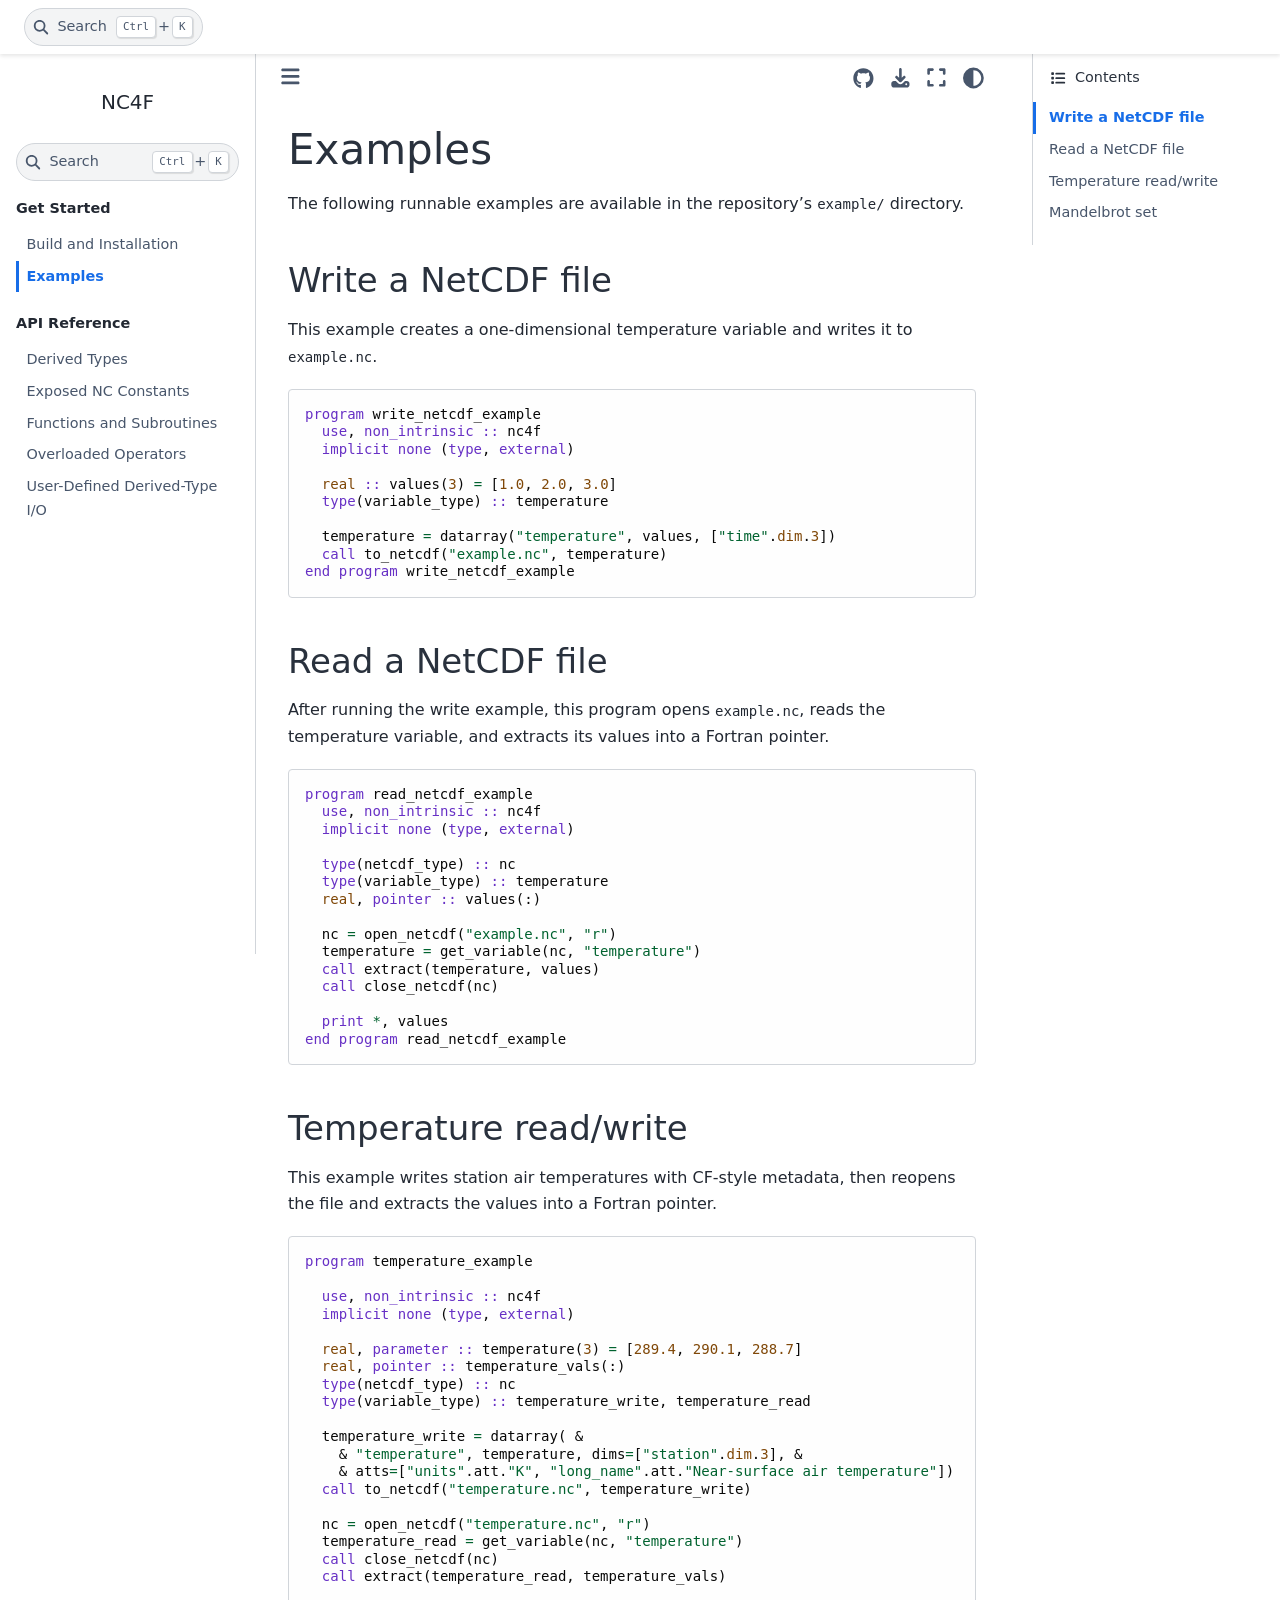
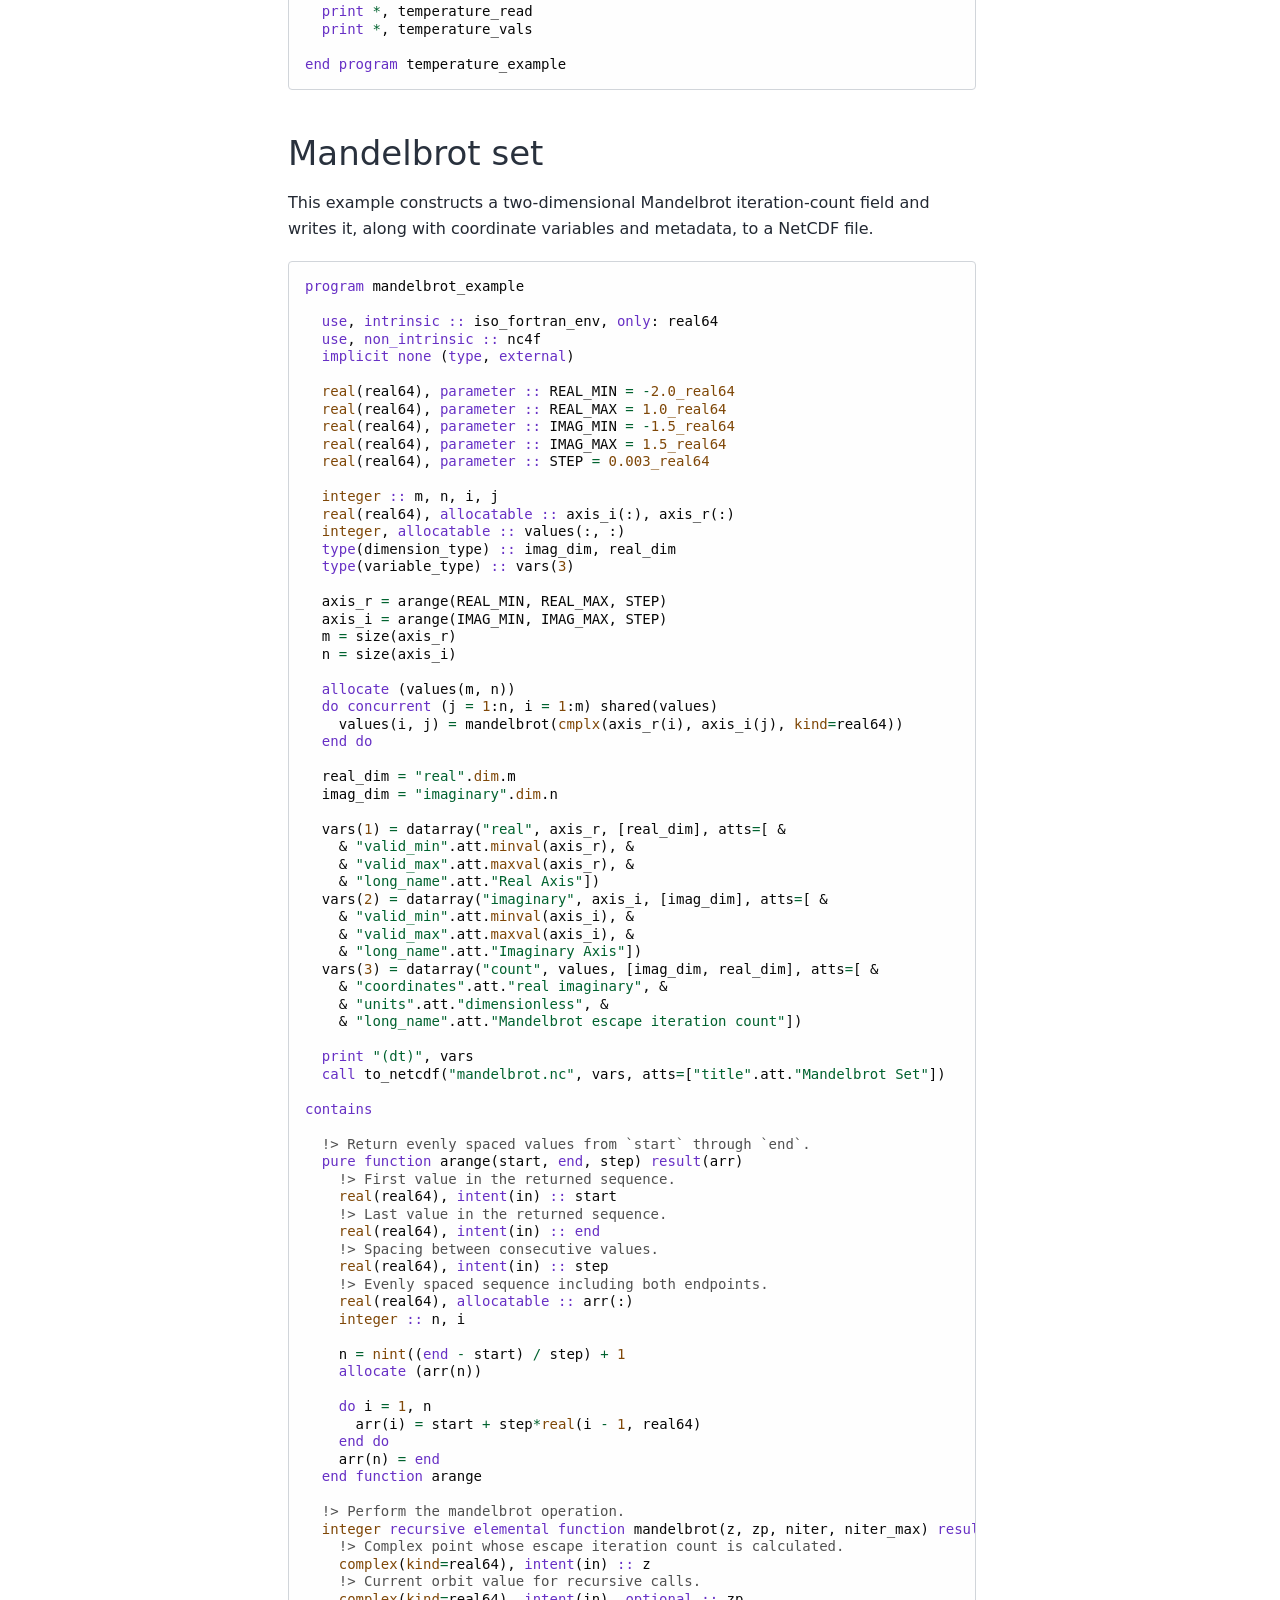
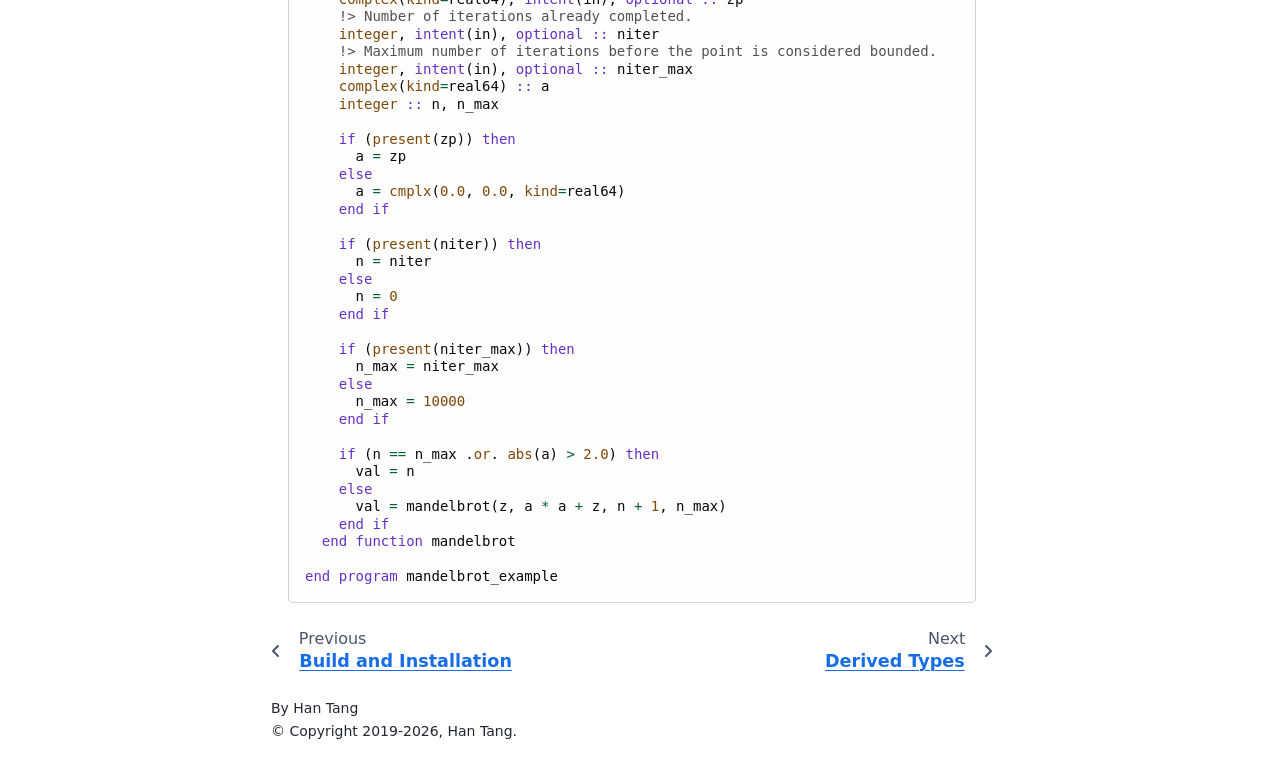
<file: docs/pages/get-started/first-program.html>
<!DOCTYPE html>


<html lang="en" data-content_root="../" >

  <head>
    <meta charset="utf-8" />
    <meta name="viewport" content="width=device-width, initial-scale=1.0" /><meta name="viewport" content="width=device-width, initial-scale=1" />

    <title>Examples &#8212; NC4F</title>
  
  
  
  <script data-cfasync="false">
    document.documentElement.dataset.mode = localStorage.getItem("mode") || "";
    document.documentElement.dataset.theme = localStorage.getItem("theme") || "";
  </script>
  <!--
    this give us a css class that will be invisible only if js is disabled
  -->
  <noscript>
    <style>
      .pst-js-only { display: none !important; }

    </style>
  </noscript>
  
  <!-- Loaded before other Sphinx assets -->
  <link href="../_static/styles/theme.css?digest=90905a2f556bf617f1a9" rel="stylesheet" />
<link href="../_static/styles/pydata-sphinx-theme.css?digest=90905a2f556bf617f1a9" rel="stylesheet" />

    <link rel="stylesheet" type="text/css" href="../_static/pygments.css?v=8f2a1f02" />
    <link rel="stylesheet" type="text/css" href="../_static/styles/sphinx-book-theme.css?v=4418a689" />
    <link rel="stylesheet" type="text/css" href="../_static/sphinx-design.min.css?v=95c83b7e" />
    <link rel="stylesheet" type="text/css" href="../_static/custom.css?v=3a28e95d" />
  
  <!-- So that users can add custom icons -->
  <script defer src="../_static/scripts/fontawesome.js?digest=90905a2f556bf617f1a9"></script>
  <!-- Pre-loaded scripts that we'll load fully later -->
  <link rel="preload" as="script" href="../_static/scripts/bootstrap.js?digest=90905a2f556bf617f1a9" />
<link rel="preload" as="script" href="../_static/scripts/pydata-sphinx-theme.js?digest=90905a2f556bf617f1a9" />

    <script src="../_static/documentation_options.js?v=9eb32ce0"></script>
    <script src="../_static/doctools.js?v=fd6eb6e6"></script>
    <script src="../_static/sphinx_highlight.js?v=6ffebe34"></script>
    <script src="../_static/scripts/sphinx-book-theme.js?v=fab101a9"></script>
    <script src="../_static/design-tabs.js?v=f930bc37"></script>
    <script>DOCUMENTATION_OPTIONS.pagename = 'get-started/first-program';</script>
    <script>DOCUMENTATION_OPTIONS.search_as_you_type = false;</script>
    <link rel="index" title="Index" href="../genindex.html" />
    <link rel="search" title="Search" href="../search.html" />
    <link rel="next" title="Derived Types" href="../reference/types.html" />
    <link rel="prev" title="Build and Installation" href="build-installation.html" />
  <meta name="viewport" content="width=device-width, initial-scale=1"/>
  <meta name="docsearch:language" content="en"/>
  <meta name="docsearch:version" content="" />
  
    
    <script src="../_static/searchtools.js"></script>
    <script src="../_static/language_data.js"></script>
    <script src="../searchindex.js"></script>
  
  </head>
  <body data-default-mode="">
  
  
  <div id="pst-skip-link" class="skip-link d-print-none"><a href="#main-content">Skip to main content</a></div>

  
  <div id="pst-scroll-pixel-helper"></div>
  
  <button type="button" class="btn rounded-pill" id="pst-back-to-top">
    <i class="fa-solid fa-arrow-up"></i>Back to top</button>
  
  
  
  
  <dialog id="pst-search-dialog">
    
<form class="bd-search d-flex align-items-center"
      action="../search.html"
      method="get">
  <i class="fa-solid fa-magnifying-glass"></i>
  <input type="search"
         class="form-control"
         name="q"
         placeholder="Search..."
         aria-label="Search..."
         autocomplete="off"
         autocorrect="off"
         autocapitalize="off"
         spellcheck="false"/>
  <span class="search-button__kbd-shortcut"><kbd class="kbd-shortcut__modifier">Ctrl</kbd>+<kbd>K</kbd></span>
</form>
  </dialog>

  <div class="pst-async-banner-revealer d-none">
  <aside id="bd-header-version-warning" class="d-none d-print-none" aria-label="Version warning"></aside>
</div>

  
    <header id="pst-header" class="bd-header navbar navbar-expand-lg bd-navbar d-print-none">
<div class="bd-header__inner bd-page-width">
  <button class="pst-navbar-icon sidebar-toggle primary-toggle" aria-label="Site navigation">
    <span class="fa-solid fa-bars"></span>
  </button>
  
  
  <div class="col-lg-9 navbar-header-items">
    
    
    <div class="navbar-header-items__end">
      
        <div class="navbar-item navbar-persistent--container">
          

<button class="btn search-button-field search-button__button pst-js-only" title="Search" aria-label="Search" data-bs-placement="bottom" data-bs-toggle="tooltip">
 <i class="fa-solid fa-magnifying-glass"></i>
 <span class="search-button__default-text">Search</span>
 <span class="search-button__kbd-shortcut"><kbd class="kbd-shortcut__modifier">Ctrl</kbd>+<kbd class="kbd-shortcut__modifier">K</kbd></span>
</button>
        </div>
      
      
    </div>
    
  </div>
  
  
    <div class="navbar-persistent--mobile">

<button class="btn search-button-field search-button__button pst-js-only" title="Search" aria-label="Search" data-bs-placement="bottom" data-bs-toggle="tooltip">
 <i class="fa-solid fa-magnifying-glass"></i>
 <span class="search-button__default-text">Search</span>
 <span class="search-button__kbd-shortcut"><kbd class="kbd-shortcut__modifier">Ctrl</kbd>+<kbd class="kbd-shortcut__modifier">K</kbd></span>
</button>
    </div>
  

  
    <button class="pst-navbar-icon sidebar-toggle secondary-toggle" aria-label="On this page">
      <span class="fa-solid fa-outdent"></span>
    </button>
  
</div>

    </header>
  

  <div class="bd-container">
    <div class="bd-container__inner bd-page-width">
      
      
      
      <dialog id="pst-primary-sidebar-modal"></dialog>
      <div id="pst-primary-sidebar" class="bd-sidebar-primary bd-sidebar">
        

  
  <div class="sidebar-header-items sidebar-primary__section">
    
    
    
    
  </div>
  
    <div class="sidebar-primary-items__start sidebar-primary__section">
        <div class="sidebar-primary-item">

  
    
  

<a class="navbar-brand logo" href="../index.html">
  
  
  
  
  
  
    <p class="title logo__title">NC4F</p>
  
</a></div>
        <div class="sidebar-primary-item">

<button class="btn search-button-field search-button__button pst-js-only" title="Search" aria-label="Search" data-bs-placement="bottom" data-bs-toggle="tooltip">
 <i class="fa-solid fa-magnifying-glass"></i>
 <span class="search-button__default-text">Search</span>
 <span class="search-button__kbd-shortcut"><kbd class="kbd-shortcut__modifier">Ctrl</kbd>+<kbd class="kbd-shortcut__modifier">K</kbd></span>
</button></div>
        <div class="sidebar-primary-item"><nav class="bd-links bd-docs-nav" aria-label="Main">
    <div class="bd-toc-item navbar-nav active">
        <p aria-level="2" class="caption" role="heading"><span class="caption-text">Get Started</span></p>
<ul class="current nav bd-sidenav">
<li class="toctree-l1"><a class="reference internal" href="build-installation.html">Build and Installation</a></li>
<li class="toctree-l1 current active"><a class="current reference internal" href="#">Examples</a></li>
</ul>
<p aria-level="2" class="caption" role="heading"><span class="caption-text">API Reference</span></p>
<ul class="nav bd-sidenav">
<li class="toctree-l1"><a class="reference internal" href="../reference/types.html">Derived Types</a></li>
<li class="toctree-l1"><a class="reference internal" href="../reference/exposed-nc-constants.html">Exposed NC Constants</a></li>
<li class="toctree-l1"><a class="reference internal" href="../reference/functions-and-subroutines.html">Functions and Subroutines</a></li>
<li class="toctree-l1"><a class="reference internal" href="../reference/operators.html">Overloaded Operators</a></li>
<li class="toctree-l1"><a class="reference internal" href="../reference/derived-type-io.html">User-Defined Derived-Type I/O</a></li>
</ul>

    </div>
</nav></div>
    </div>
  
  
  <div class="sidebar-primary-items__end sidebar-primary__section">
      <div class="sidebar-primary-item">
<div id="ethical-ad-placement"
      class="flat"
      data-ea-publisher="readthedocs"
      data-ea-type="readthedocs-sidebar"
      data-ea-manual="true">
</div></div>
  </div>


      </div>
      
      <main id="main-content" class="bd-main" role="main">
        
        

<div class="sbt-scroll-pixel-helper"></div>

          <div class="bd-content">
            <div class="bd-article-container">
              
              <div class="bd-header-article d-print-none">
<div class="header-article-items header-article__inner">
  
    <div class="header-article-items__start">
      
        <div class="header-article-item"><button class="sidebar-toggle primary-toggle btn btn-sm" title="Toggle primary sidebar" data-bs-placement="bottom" data-bs-toggle="tooltip">
  <span class="fa-solid fa-bars"></span>
</button></div>
      
    </div>
  
  
    <div class="header-article-items__end">
      
        <div class="header-article-item">

<div class="article-header-buttons">





<div class="dropdown dropdown-source-buttons">
  <button class="btn dropdown-toggle" type="button" data-bs-toggle="dropdown" aria-expanded="false" aria-label="Source repositories">
    <i class="fab fa-github"></i>
  </button>
  <ul class="dropdown-menu">
      
      
      
      <li><a href="https://github.com/han190/nc4f.pack" target="_blank"
   class="btn btn-sm btn-source-repository-button dropdown-item"
   title="Source repository"
   data-bs-placement="left" data-bs-toggle="tooltip"
>
  

<span class="btn__icon-container">
  <i class="fab fa-github"></i>
  </span>
<span class="btn__text-container">Repository</span>
</a>
</li>
      
      
      
      
      <li><a href="https://github.com/han190/nc4f.pack/issues/new?title=Issue%20on%20page%20%2Fget-started/first-program.html&body=Your%20issue%20content%20here." target="_blank"
   class="btn btn-sm btn-source-issues-button dropdown-item"
   title="Open an issue"
   data-bs-placement="left" data-bs-toggle="tooltip"
>
  

<span class="btn__icon-container">
  <i class="fas fa-lightbulb"></i>
  </span>
<span class="btn__text-container">Open issue</span>
</a>
</li>
      
  </ul>
</div>






<div class="dropdown dropdown-download-buttons">
  <button class="btn dropdown-toggle" type="button" data-bs-toggle="dropdown" aria-expanded="false" aria-label="Download this page">
    <i class="fas fa-download"></i>
  </button>
  <ul class="dropdown-menu">
      
      
      
      <li><a href="../_sources/get-started/first-program.md" target="_blank"
   class="btn btn-sm btn-download-source-button dropdown-item"
   title="Download source file"
   data-bs-placement="left" data-bs-toggle="tooltip"
>
  

<span class="btn__icon-container">
  <i class="fas fa-file"></i>
  </span>
<span class="btn__text-container">.md</span>
</a>
</li>
      
      
      
      
      <li>
<button onclick="window.print()"
  class="btn btn-sm btn-download-pdf-button dropdown-item"
  title="Print to PDF"
  data-bs-placement="left" data-bs-toggle="tooltip"
>
  

<span class="btn__icon-container">
  <i class="fas fa-file-pdf"></i>
  </span>
<span class="btn__text-container">.pdf</span>
</button>
</li>
      
  </ul>
</div>




<button onclick="toggleFullScreen()"
  class="btn btn-sm btn-fullscreen-button pst-navbar-icon"
  title="Fullscreen mode"
  data-bs-placement="bottom" data-bs-toggle="tooltip"
>
  

<span class="btn__icon-container">
  <i class="fas fa-expand"></i>
  </span>

</button>



<div class="theme-switch-container dropdown pst-js-only" data-bs-toggle="tooltip" data-bs-placement="bottom" title="Color mode">
  <button class="btn btn-sm nav-link pst-navbar-icon theme-switch-button dropdown-toggle" aria-label="Color mode" data-bs-toggle="dropdown">
    <i class="theme-switch fa-solid fa-sun fa-lg fa-fw" data-mode="light" title="Light"></i>
    <i class="theme-switch fa-solid fa-moon fa-lg fa-fw" data-mode="dark" title="Dark"></i>
    <i class="theme-switch fa-solid fa-circle-half-stroke fa-lg fa-fw" data-mode="auto" title="System Settings"></i>
  </button>
  <ul class="dropdown-menu dropdown-menu-end">
    <li><button class="dropdown-item d-flex align-items-center theme-change-button" data-mode="auto"><i class="fa-solid fa-circle-half-stroke fa-lg fa-fw me-1"></i>System Settings</button></li>
    <li><button class="dropdown-item d-flex align-items-center theme-change-button" data-mode="light"><i class="fa-solid fa-sun fa-lg fa-fw me-1"></i>Light</button></li>
    <li><button class="dropdown-item d-flex align-items-center theme-change-button" data-mode="dark"><i class="fa-solid fa-moon fa-lg fa-fw me-1"></i>Dark</button></li>
  </ul>
</div>


<button class="btn btn-sm pst-navbar-icon search-button search-button__button pst-js-only" title="Search" aria-label="Search" data-bs-placement="bottom" data-bs-toggle="tooltip">
    <i class="fa-solid fa-magnifying-glass fa-lg"></i>
</button>
<button class="sidebar-toggle secondary-toggle btn btn-sm pst-navbar-icon" title="Toggle secondary sidebar" data-bs-placement="bottom" data-bs-toggle="tooltip">
    <span class="fa-solid fa-list"></span>
</button>
</div></div>
      
    </div>
  
</div>
</div>
              
              

<div id="jb-print-docs-body" class="onlyprint">
    <h1>Examples</h1>
    <!-- Table of contents -->
    <div id="print-main-content">
        <div id="jb-print-toc">
            
            <div>
                <h2> Contents </h2>
            </div>
            <nav aria-label="Page">
                <ul class="pst-show_toc_level nav section-nav flex-column">
<li class="toc-h2 nav-item toc-entry"><a class="reference internal nav-link" href="#write-a-netcdf-file">Write a NetCDF file</a></li>
<li class="toc-h2 nav-item toc-entry"><a class="reference internal nav-link" href="#read-a-netcdf-file">Read a NetCDF file</a></li>
<li class="toc-h2 nav-item toc-entry"><a class="reference internal nav-link" href="#temperature-read-write">Temperature read/write</a></li>
<li class="toc-h2 nav-item toc-entry"><a class="reference internal nav-link" href="#mandelbrot-set">Mandelbrot set</a></li>
</ul>
            </nav>
        </div>
    </div>
</div>

              
                
<div id="searchbox"></div>
                <article class="bd-article">
                  
  <section id="examples">
<h1>Examples<a class="headerlink" href="#examples" title="Link to this heading">#</a></h1>
<p>The following runnable examples are available in the repository’s <code class="docutils literal notranslate"><span class="pre">example/</span></code>
directory.</p>
<section id="write-a-netcdf-file">
<h2>Write a NetCDF file<a class="headerlink" href="#write-a-netcdf-file" title="Link to this heading">#</a></h2>
<p>This example creates a one-dimensional temperature variable and writes it to
<code class="docutils literal notranslate"><span class="pre">example.nc</span></code>.</p>
<div class="highlight-fortran notranslate"><div class="highlight"><pre><span></span><span class="k">program </span><span class="n">write_netcdf_example</span>
<span class="w">  </span><span class="k">use</span><span class="p">,</span><span class="w"> </span><span class="k">non_intrinsic</span><span class="w"> </span><span class="kd">::</span><span class="w"> </span><span class="n">nc4f</span>
<span class="w">  </span><span class="k">implicit none</span><span class="w"> </span><span class="p">(</span><span class="k">type</span><span class="p">,</span><span class="w"> </span><span class="k">external</span><span class="p">)</span>

<span class="w">  </span><span class="kt">real</span><span class="w"> </span><span class="kd">::</span><span class="w"> </span><span class="n">values</span><span class="p">(</span><span class="mi">3</span><span class="p">)</span><span class="w"> </span><span class="o">=</span><span class="w"> </span><span class="p">[</span><span class="mf">1.0</span><span class="p">,</span><span class="w"> </span><span class="mf">2.0</span><span class="p">,</span><span class="w"> </span><span class="mf">3.0</span><span class="p">]</span>
<span class="w">  </span><span class="k">type</span><span class="p">(</span><span class="n">variable_type</span><span class="p">)</span><span class="w"> </span><span class="kd">::</span><span class="w"> </span><span class="n">temperature</span>

<span class="w">  </span><span class="n">temperature</span><span class="w"> </span><span class="o">=</span><span class="w"> </span><span class="n">datarray</span><span class="p">(</span><span class="s2">"temperature"</span><span class="p">,</span><span class="w"> </span><span class="n">values</span><span class="p">,</span><span class="w"> </span><span class="p">[</span><span class="s2">"time"</span><span class="p">.</span><span class="nb">dim</span><span class="p">.</span><span class="mi">3</span><span class="p">])</span>
<span class="w">  </span><span class="k">call </span><span class="n">to_netcdf</span><span class="p">(</span><span class="s2">"example.nc"</span><span class="p">,</span><span class="w"> </span><span class="n">temperature</span><span class="p">)</span>
<span class="k">end program </span><span class="n">write_netcdf_example</span>
</pre></div>
</div>
</section>
<section id="read-a-netcdf-file">
<h2>Read a NetCDF file<a class="headerlink" href="#read-a-netcdf-file" title="Link to this heading">#</a></h2>
<p>After running the write example, this program opens <code class="docutils literal notranslate"><span class="pre">example.nc</span></code>, reads the
temperature variable, and extracts its values into a Fortran pointer.</p>
<div class="highlight-fortran notranslate"><div class="highlight"><pre><span></span><span class="k">program </span><span class="n">read_netcdf_example</span>
<span class="w">  </span><span class="k">use</span><span class="p">,</span><span class="w"> </span><span class="k">non_intrinsic</span><span class="w"> </span><span class="kd">::</span><span class="w"> </span><span class="n">nc4f</span>
<span class="w">  </span><span class="k">implicit none</span><span class="w"> </span><span class="p">(</span><span class="k">type</span><span class="p">,</span><span class="w"> </span><span class="k">external</span><span class="p">)</span>

<span class="w">  </span><span class="k">type</span><span class="p">(</span><span class="n">netcdf_type</span><span class="p">)</span><span class="w"> </span><span class="kd">::</span><span class="w"> </span><span class="n">nc</span>
<span class="w">  </span><span class="k">type</span><span class="p">(</span><span class="n">variable_type</span><span class="p">)</span><span class="w"> </span><span class="kd">::</span><span class="w"> </span><span class="n">temperature</span>
<span class="w">  </span><span class="kt">real</span><span class="p">,</span><span class="w"> </span><span class="k">pointer</span><span class="w"> </span><span class="kd">::</span><span class="w"> </span><span class="n">values</span><span class="p">(:)</span>

<span class="w">  </span><span class="n">nc</span><span class="w"> </span><span class="o">=</span><span class="w"> </span><span class="n">open_netcdf</span><span class="p">(</span><span class="s2">"example.nc"</span><span class="p">,</span><span class="w"> </span><span class="s2">"r"</span><span class="p">)</span>
<span class="w">  </span><span class="n">temperature</span><span class="w"> </span><span class="o">=</span><span class="w"> </span><span class="n">get_variable</span><span class="p">(</span><span class="n">nc</span><span class="p">,</span><span class="w"> </span><span class="s2">"temperature"</span><span class="p">)</span>
<span class="w">  </span><span class="k">call </span><span class="n">extract</span><span class="p">(</span><span class="n">temperature</span><span class="p">,</span><span class="w"> </span><span class="n">values</span><span class="p">)</span>
<span class="w">  </span><span class="k">call </span><span class="n">close_netcdf</span><span class="p">(</span><span class="n">nc</span><span class="p">)</span>

<span class="w">  </span><span class="k">print</span><span class="w"> </span><span class="o">*</span><span class="p">,</span><span class="w"> </span><span class="n">values</span>
<span class="k">end program </span><span class="n">read_netcdf_example</span>
</pre></div>
</div>
</section>
<section id="temperature-read-write">
<h2>Temperature read/write<a class="headerlink" href="#temperature-read-write" title="Link to this heading">#</a></h2>
<p>This example writes station air temperatures with CF-style metadata, then
reopens the file and extracts the values into a Fortran pointer.</p>
<div class="highlight-fortran notranslate"><div class="highlight"><pre><span></span><span class="k">program </span><span class="n">temperature_example</span>

<span class="w">  </span><span class="k">use</span><span class="p">,</span><span class="w"> </span><span class="k">non_intrinsic</span><span class="w"> </span><span class="kd">::</span><span class="w"> </span><span class="n">nc4f</span>
<span class="w">  </span><span class="k">implicit none</span><span class="w"> </span><span class="p">(</span><span class="k">type</span><span class="p">,</span><span class="w"> </span><span class="k">external</span><span class="p">)</span>

<span class="w">  </span><span class="kt">real</span><span class="p">,</span><span class="w"> </span><span class="k">parameter</span><span class="w"> </span><span class="kd">::</span><span class="w"> </span><span class="n">temperature</span><span class="p">(</span><span class="mi">3</span><span class="p">)</span><span class="w"> </span><span class="o">=</span><span class="w"> </span><span class="p">[</span><span class="mi">28</span><span class="mf">9.4</span><span class="p">,</span><span class="w"> </span><span class="mi">29</span><span class="mf">0.1</span><span class="p">,</span><span class="w"> </span><span class="mi">28</span><span class="mf">8.7</span><span class="p">]</span>
<span class="w">  </span><span class="kt">real</span><span class="p">,</span><span class="w"> </span><span class="k">pointer</span><span class="w"> </span><span class="kd">::</span><span class="w"> </span><span class="n">temperature_vals</span><span class="p">(:)</span>
<span class="w">  </span><span class="k">type</span><span class="p">(</span><span class="n">netcdf_type</span><span class="p">)</span><span class="w"> </span><span class="kd">::</span><span class="w"> </span><span class="n">nc</span>
<span class="w">  </span><span class="k">type</span><span class="p">(</span><span class="n">variable_type</span><span class="p">)</span><span class="w"> </span><span class="kd">::</span><span class="w"> </span><span class="n">temperature_write</span><span class="p">,</span><span class="w"> </span><span class="n">temperature_read</span>

<span class="w">  </span><span class="n">temperature_write</span><span class="w"> </span><span class="o">=</span><span class="w"> </span><span class="n">datarray</span><span class="p">(</span><span class="w"> </span><span class="p">&amp;</span>
<span class="w">    </span><span class="p">&amp;</span><span class="w"> </span><span class="s2">"temperature"</span><span class="p">,</span><span class="w"> </span><span class="n">temperature</span><span class="p">,</span><span class="w"> </span><span class="n">dims</span><span class="o">=</span><span class="p">[</span><span class="s2">"station"</span><span class="p">.</span><span class="nb">dim</span><span class="p">.</span><span class="mi">3</span><span class="p">],</span><span class="w"> </span><span class="p">&amp;</span>
<span class="w">    </span><span class="p">&amp;</span><span class="w"> </span><span class="n">atts</span><span class="o">=</span><span class="p">[</span><span class="s2">"units"</span><span class="p">.</span><span class="n">att</span><span class="p">.</span><span class="s2">"K"</span><span class="p">,</span><span class="w"> </span><span class="s2">"long_name"</span><span class="p">.</span><span class="n">att</span><span class="p">.</span><span class="s2">"Near-surface air temperature"</span><span class="p">])</span>
<span class="w">  </span><span class="k">call </span><span class="n">to_netcdf</span><span class="p">(</span><span class="s2">"temperature.nc"</span><span class="p">,</span><span class="w"> </span><span class="n">temperature_write</span><span class="p">)</span>

<span class="w">  </span><span class="n">nc</span><span class="w"> </span><span class="o">=</span><span class="w"> </span><span class="n">open_netcdf</span><span class="p">(</span><span class="s2">"temperature.nc"</span><span class="p">,</span><span class="w"> </span><span class="s2">"r"</span><span class="p">)</span>
<span class="w">  </span><span class="n">temperature_read</span><span class="w"> </span><span class="o">=</span><span class="w"> </span><span class="n">get_variable</span><span class="p">(</span><span class="n">nc</span><span class="p">,</span><span class="w"> </span><span class="s2">"temperature"</span><span class="p">)</span>
<span class="w">  </span><span class="k">call </span><span class="n">close_netcdf</span><span class="p">(</span><span class="n">nc</span><span class="p">)</span>
<span class="w">  </span><span class="k">call </span><span class="n">extract</span><span class="p">(</span><span class="n">temperature_read</span><span class="p">,</span><span class="w"> </span><span class="n">temperature_vals</span><span class="p">)</span>

<span class="w">  </span><span class="k">print</span><span class="w"> </span><span class="o">*</span><span class="p">,</span><span class="w"> </span><span class="n">temperature_read</span>
<span class="w">  </span><span class="k">print</span><span class="w"> </span><span class="o">*</span><span class="p">,</span><span class="w"> </span><span class="n">temperature_vals</span>

<span class="k">end program </span><span class="n">temperature_example</span>
</pre></div>
</div>
</section>
<section id="mandelbrot-set">
<h2>Mandelbrot set<a class="headerlink" href="#mandelbrot-set" title="Link to this heading">#</a></h2>
<p>This example constructs a two-dimensional Mandelbrot iteration-count field and
writes it, along with coordinate variables and metadata, to a NetCDF file.</p>
<div class="highlight-fortran notranslate"><div class="highlight"><pre><span></span><span class="k">program </span><span class="n">mandelbrot_example</span>

<span class="w">  </span><span class="k">use</span><span class="p">,</span><span class="w"> </span><span class="k">intrinsic</span><span class="w"> </span><span class="kd">::</span><span class="w"> </span><span class="n">iso_fortran_env</span><span class="p">,</span><span class="w"> </span><span class="k">only</span><span class="p">:</span><span class="w"> </span><span class="n">real64</span>
<span class="w">  </span><span class="k">use</span><span class="p">,</span><span class="w"> </span><span class="k">non_intrinsic</span><span class="w"> </span><span class="kd">::</span><span class="w"> </span><span class="n">nc4f</span>
<span class="w">  </span><span class="k">implicit none</span><span class="w"> </span><span class="p">(</span><span class="k">type</span><span class="p">,</span><span class="w"> </span><span class="k">external</span><span class="p">)</span>

<span class="w">  </span><span class="kt">real</span><span class="p">(</span><span class="n">real64</span><span class="p">),</span><span class="w"> </span><span class="k">parameter</span><span class="w"> </span><span class="kd">::</span><span class="w"> </span><span class="n">REAL_MIN</span><span class="w"> </span><span class="o">=</span><span class="w"> </span><span class="o">-</span><span class="mf">2.0_real64</span>
<span class="w">  </span><span class="kt">real</span><span class="p">(</span><span class="n">real64</span><span class="p">),</span><span class="w"> </span><span class="k">parameter</span><span class="w"> </span><span class="kd">::</span><span class="w"> </span><span class="n">REAL_MAX</span><span class="w"> </span><span class="o">=</span><span class="w"> </span><span class="mf">1.0_real64</span>
<span class="w">  </span><span class="kt">real</span><span class="p">(</span><span class="n">real64</span><span class="p">),</span><span class="w"> </span><span class="k">parameter</span><span class="w"> </span><span class="kd">::</span><span class="w"> </span><span class="n">IMAG_MIN</span><span class="w"> </span><span class="o">=</span><span class="w"> </span><span class="o">-</span><span class="mf">1.5_real64</span>
<span class="w">  </span><span class="kt">real</span><span class="p">(</span><span class="n">real64</span><span class="p">),</span><span class="w"> </span><span class="k">parameter</span><span class="w"> </span><span class="kd">::</span><span class="w"> </span><span class="n">IMAG_MAX</span><span class="w"> </span><span class="o">=</span><span class="w"> </span><span class="mf">1.5_real64</span>
<span class="w">  </span><span class="kt">real</span><span class="p">(</span><span class="n">real64</span><span class="p">),</span><span class="w"> </span><span class="k">parameter</span><span class="w"> </span><span class="kd">::</span><span class="w"> </span><span class="n">STEP</span><span class="w"> </span><span class="o">=</span><span class="w"> </span><span class="mf">0.003_real64</span>

<span class="w">  </span><span class="kt">integer</span><span class="w"> </span><span class="kd">::</span><span class="w"> </span><span class="n">m</span><span class="p">,</span><span class="w"> </span><span class="n">n</span><span class="p">,</span><span class="w"> </span><span class="n">i</span><span class="p">,</span><span class="w"> </span><span class="n">j</span>
<span class="w">  </span><span class="kt">real</span><span class="p">(</span><span class="n">real64</span><span class="p">),</span><span class="w"> </span><span class="k">allocatable</span><span class="w"> </span><span class="kd">::</span><span class="w"> </span><span class="n">axis_i</span><span class="p">(:),</span><span class="w"> </span><span class="n">axis_r</span><span class="p">(:)</span>
<span class="w">  </span><span class="kt">integer</span><span class="p">,</span><span class="w"> </span><span class="k">allocatable</span><span class="w"> </span><span class="kd">::</span><span class="w"> </span><span class="n">values</span><span class="p">(:,</span><span class="w"> </span><span class="p">:)</span>
<span class="w">  </span><span class="k">type</span><span class="p">(</span><span class="n">dimension_type</span><span class="p">)</span><span class="w"> </span><span class="kd">::</span><span class="w"> </span><span class="n">imag_dim</span><span class="p">,</span><span class="w"> </span><span class="n">real_dim</span>
<span class="w">  </span><span class="k">type</span><span class="p">(</span><span class="n">variable_type</span><span class="p">)</span><span class="w"> </span><span class="kd">::</span><span class="w"> </span><span class="n">vars</span><span class="p">(</span><span class="mi">3</span><span class="p">)</span>

<span class="w">  </span><span class="n">axis_r</span><span class="w"> </span><span class="o">=</span><span class="w"> </span><span class="n">arange</span><span class="p">(</span><span class="n">REAL_MIN</span><span class="p">,</span><span class="w"> </span><span class="n">REAL_MAX</span><span class="p">,</span><span class="w"> </span><span class="n">STEP</span><span class="p">)</span>
<span class="w">  </span><span class="n">axis_i</span><span class="w"> </span><span class="o">=</span><span class="w"> </span><span class="n">arange</span><span class="p">(</span><span class="n">IMAG_MIN</span><span class="p">,</span><span class="w"> </span><span class="n">IMAG_MAX</span><span class="p">,</span><span class="w"> </span><span class="n">STEP</span><span class="p">)</span>
<span class="w">  </span><span class="n">m</span><span class="w"> </span><span class="o">=</span><span class="w"> </span><span class="n">size</span><span class="p">(</span><span class="n">axis_r</span><span class="p">)</span>
<span class="w">  </span><span class="n">n</span><span class="w"> </span><span class="o">=</span><span class="w"> </span><span class="n">size</span><span class="p">(</span><span class="n">axis_i</span><span class="p">)</span>

<span class="w">  </span><span class="k">allocate</span><span class="w"> </span><span class="p">(</span><span class="n">values</span><span class="p">(</span><span class="n">m</span><span class="p">,</span><span class="w"> </span><span class="n">n</span><span class="p">))</span>
<span class="w">  </span><span class="k">do</span><span class="w"> </span><span class="k">concurrent</span><span class="w"> </span><span class="p">(</span><span class="n">j</span><span class="w"> </span><span class="o">=</span><span class="w"> </span><span class="mi">1</span><span class="p">:</span><span class="n">n</span><span class="p">,</span><span class="w"> </span><span class="n">i</span><span class="w"> </span><span class="o">=</span><span class="w"> </span><span class="mi">1</span><span class="p">:</span><span class="n">m</span><span class="p">)</span><span class="w"> </span><span class="n">shared</span><span class="p">(</span><span class="n">values</span><span class="p">)</span>
<span class="w">    </span><span class="n">values</span><span class="p">(</span><span class="n">i</span><span class="p">,</span><span class="w"> </span><span class="n">j</span><span class="p">)</span><span class="w"> </span><span class="o">=</span><span class="w"> </span><span class="n">mandelbrot</span><span class="p">(</span><span class="nb">cmplx</span><span class="p">(</span><span class="n">axis_r</span><span class="p">(</span><span class="n">i</span><span class="p">),</span><span class="w"> </span><span class="n">axis_i</span><span class="p">(</span><span class="n">j</span><span class="p">),</span><span class="w"> </span><span class="nb">kind</span><span class="o">=</span><span class="n">real64</span><span class="p">))</span>
<span class="w">  </span><span class="k">end do</span>

<span class="k">  </span><span class="n">real_dim</span><span class="w"> </span><span class="o">=</span><span class="w"> </span><span class="s2">"real"</span><span class="p">.</span><span class="nb">dim</span><span class="p">.</span><span class="n">m</span>
<span class="w">  </span><span class="n">imag_dim</span><span class="w"> </span><span class="o">=</span><span class="w"> </span><span class="s2">"imaginary"</span><span class="p">.</span><span class="nb">dim</span><span class="p">.</span><span class="n">n</span>

<span class="w">  </span><span class="n">vars</span><span class="p">(</span><span class="mi">1</span><span class="p">)</span><span class="w"> </span><span class="o">=</span><span class="w"> </span><span class="n">datarray</span><span class="p">(</span><span class="s2">"real"</span><span class="p">,</span><span class="w"> </span><span class="n">axis_r</span><span class="p">,</span><span class="w"> </span><span class="p">[</span><span class="n">real_dim</span><span class="p">],</span><span class="w"> </span><span class="n">atts</span><span class="o">=</span><span class="p">[</span><span class="w"> </span><span class="p">&amp;</span>
<span class="w">    </span><span class="p">&amp;</span><span class="w"> </span><span class="s2">"valid_min"</span><span class="p">.</span><span class="n">att</span><span class="p">.</span><span class="nb">minval</span><span class="p">(</span><span class="n">axis_r</span><span class="p">),</span><span class="w"> </span><span class="p">&amp;</span>
<span class="w">    </span><span class="p">&amp;</span><span class="w"> </span><span class="s2">"valid_max"</span><span class="p">.</span><span class="n">att</span><span class="p">.</span><span class="nb">maxval</span><span class="p">(</span><span class="n">axis_r</span><span class="p">),</span><span class="w"> </span><span class="p">&amp;</span>
<span class="w">    </span><span class="p">&amp;</span><span class="w"> </span><span class="s2">"long_name"</span><span class="p">.</span><span class="n">att</span><span class="p">.</span><span class="s2">"Real Axis"</span><span class="p">])</span>
<span class="w">  </span><span class="n">vars</span><span class="p">(</span><span class="mi">2</span><span class="p">)</span><span class="w"> </span><span class="o">=</span><span class="w"> </span><span class="n">datarray</span><span class="p">(</span><span class="s2">"imaginary"</span><span class="p">,</span><span class="w"> </span><span class="n">axis_i</span><span class="p">,</span><span class="w"> </span><span class="p">[</span><span class="n">imag_dim</span><span class="p">],</span><span class="w"> </span><span class="n">atts</span><span class="o">=</span><span class="p">[</span><span class="w"> </span><span class="p">&amp;</span>
<span class="w">    </span><span class="p">&amp;</span><span class="w"> </span><span class="s2">"valid_min"</span><span class="p">.</span><span class="n">att</span><span class="p">.</span><span class="nb">minval</span><span class="p">(</span><span class="n">axis_i</span><span class="p">),</span><span class="w"> </span><span class="p">&amp;</span>
<span class="w">    </span><span class="p">&amp;</span><span class="w"> </span><span class="s2">"valid_max"</span><span class="p">.</span><span class="n">att</span><span class="p">.</span><span class="nb">maxval</span><span class="p">(</span><span class="n">axis_i</span><span class="p">),</span><span class="w"> </span><span class="p">&amp;</span>
<span class="w">    </span><span class="p">&amp;</span><span class="w"> </span><span class="s2">"long_name"</span><span class="p">.</span><span class="n">att</span><span class="p">.</span><span class="s2">"Imaginary Axis"</span><span class="p">])</span>
<span class="w">  </span><span class="n">vars</span><span class="p">(</span><span class="mi">3</span><span class="p">)</span><span class="w"> </span><span class="o">=</span><span class="w"> </span><span class="n">datarray</span><span class="p">(</span><span class="s2">"count"</span><span class="p">,</span><span class="w"> </span><span class="n">values</span><span class="p">,</span><span class="w"> </span><span class="p">[</span><span class="n">imag_dim</span><span class="p">,</span><span class="w"> </span><span class="n">real_dim</span><span class="p">],</span><span class="w"> </span><span class="n">atts</span><span class="o">=</span><span class="p">[</span><span class="w"> </span><span class="p">&amp;</span>
<span class="w">    </span><span class="p">&amp;</span><span class="w"> </span><span class="s2">"coordinates"</span><span class="p">.</span><span class="n">att</span><span class="p">.</span><span class="s2">"real imaginary"</span><span class="p">,</span><span class="w"> </span><span class="p">&amp;</span>
<span class="w">    </span><span class="p">&amp;</span><span class="w"> </span><span class="s2">"units"</span><span class="p">.</span><span class="n">att</span><span class="p">.</span><span class="s2">"dimensionless"</span><span class="p">,</span><span class="w"> </span><span class="p">&amp;</span>
<span class="w">    </span><span class="p">&amp;</span><span class="w"> </span><span class="s2">"long_name"</span><span class="p">.</span><span class="n">att</span><span class="p">.</span><span class="s2">"Mandelbrot escape iteration count"</span><span class="p">])</span>

<span class="w">  </span><span class="k">print</span><span class="w"> </span><span class="s2">"(dt)"</span><span class="p">,</span><span class="w"> </span><span class="n">vars</span>
<span class="w">  </span><span class="k">call </span><span class="n">to_netcdf</span><span class="p">(</span><span class="s2">"mandelbrot.nc"</span><span class="p">,</span><span class="w"> </span><span class="n">vars</span><span class="p">,</span><span class="w"> </span><span class="n">atts</span><span class="o">=</span><span class="p">[</span><span class="s2">"title"</span><span class="p">.</span><span class="n">att</span><span class="p">.</span><span class="s2">"Mandelbrot Set"</span><span class="p">])</span>

<span class="k">contains</span>

<span class="w">  </span><span class="c">!&gt; Return evenly spaced values from `start` through `end`.</span>
<span class="w">  </span><span class="k">pure function </span><span class="n">arange</span><span class="p">(</span><span class="n">start</span><span class="p">,</span><span class="w"> </span><span class="k">end</span><span class="p">,</span><span class="w"> </span><span class="n">step</span><span class="p">)</span><span class="w"> </span><span class="k">result</span><span class="p">(</span><span class="n">arr</span><span class="p">)</span>
<span class="w">    </span><span class="c">!&gt; First value in the returned sequence.</span>
<span class="w">    </span><span class="kt">real</span><span class="p">(</span><span class="n">real64</span><span class="p">),</span><span class="w"> </span><span class="k">intent</span><span class="p">(</span><span class="n">in</span><span class="p">)</span><span class="w"> </span><span class="kd">::</span><span class="w"> </span><span class="n">start</span>
<span class="w">    </span><span class="c">!&gt; Last value in the returned sequence.</span>
<span class="w">    </span><span class="kt">real</span><span class="p">(</span><span class="n">real64</span><span class="p">),</span><span class="w"> </span><span class="k">intent</span><span class="p">(</span><span class="n">in</span><span class="p">)</span><span class="w"> </span><span class="kd">::</span><span class="w"> </span><span class="k">end</span>
<span class="w">    </span><span class="c">!&gt; Spacing between consecutive values.</span>
<span class="w">    </span><span class="kt">real</span><span class="p">(</span><span class="n">real64</span><span class="p">),</span><span class="w"> </span><span class="k">intent</span><span class="p">(</span><span class="n">in</span><span class="p">)</span><span class="w"> </span><span class="kd">::</span><span class="w"> </span><span class="n">step</span>
<span class="w">    </span><span class="c">!&gt; Evenly spaced sequence including both endpoints.</span>
<span class="w">    </span><span class="kt">real</span><span class="p">(</span><span class="n">real64</span><span class="p">),</span><span class="w"> </span><span class="k">allocatable</span><span class="w"> </span><span class="kd">::</span><span class="w"> </span><span class="n">arr</span><span class="p">(:)</span>
<span class="w">    </span><span class="kt">integer</span><span class="w"> </span><span class="kd">::</span><span class="w"> </span><span class="n">n</span><span class="p">,</span><span class="w"> </span><span class="n">i</span>

<span class="w">    </span><span class="n">n</span><span class="w"> </span><span class="o">=</span><span class="w"> </span><span class="nb">nint</span><span class="p">((</span><span class="k">end</span><span class="w"> </span><span class="o">-</span><span class="w"> </span><span class="n">start</span><span class="p">)</span><span class="w"> </span><span class="o">/</span><span class="w"> </span><span class="n">step</span><span class="p">)</span><span class="w"> </span><span class="o">+</span><span class="w"> </span><span class="mi">1</span>
<span class="w">    </span><span class="k">allocate</span><span class="w"> </span><span class="p">(</span><span class="n">arr</span><span class="p">(</span><span class="n">n</span><span class="p">))</span>

<span class="w">    </span><span class="k">do </span><span class="n">i</span><span class="w"> </span><span class="o">=</span><span class="w"> </span><span class="mi">1</span><span class="p">,</span><span class="w"> </span><span class="n">n</span>
<span class="w">      </span><span class="n">arr</span><span class="p">(</span><span class="n">i</span><span class="p">)</span><span class="w"> </span><span class="o">=</span><span class="w"> </span><span class="n">start</span><span class="w"> </span><span class="o">+</span><span class="w"> </span><span class="n">step</span><span class="o">*</span><span class="kt">real</span><span class="p">(</span><span class="n">i</span><span class="w"> </span><span class="o">-</span><span class="w"> </span><span class="mi">1</span><span class="p">,</span><span class="w"> </span><span class="n">real64</span><span class="p">)</span>
<span class="w">    </span><span class="k">end do</span>
<span class="k">    </span><span class="n">arr</span><span class="p">(</span><span class="n">n</span><span class="p">)</span><span class="w"> </span><span class="o">=</span><span class="w"> </span><span class="k">end</span>
<span class="k">  end function </span><span class="n">arange</span>

<span class="w">  </span><span class="c">!&gt; Perform the mandelbrot operation.</span>
<span class="w">  </span><span class="kt">integer </span><span class="k">recursive elemental function </span><span class="n">mandelbrot</span><span class="p">(</span><span class="n">z</span><span class="p">,</span><span class="w"> </span><span class="n">zp</span><span class="p">,</span><span class="w"> </span><span class="n">niter</span><span class="p">,</span><span class="w"> </span><span class="n">niter_max</span><span class="p">)</span><span class="w"> </span><span class="k">result</span><span class="p">(</span><span class="n">val</span><span class="p">)</span>
<span class="w">    </span><span class="c">!&gt; Complex point whose escape iteration count is calculated.</span>
<span class="w">    </span><span class="kt">complex</span><span class="p">(</span><span class="nb">kind</span><span class="o">=</span><span class="n">real64</span><span class="p">),</span><span class="w"> </span><span class="k">intent</span><span class="p">(</span><span class="n">in</span><span class="p">)</span><span class="w"> </span><span class="kd">::</span><span class="w"> </span><span class="n">z</span>
<span class="w">    </span><span class="c">!&gt; Current orbit value for recursive calls.</span>
<span class="w">    </span><span class="kt">complex</span><span class="p">(</span><span class="nb">kind</span><span class="o">=</span><span class="n">real64</span><span class="p">),</span><span class="w"> </span><span class="k">intent</span><span class="p">(</span><span class="n">in</span><span class="p">),</span><span class="w"> </span><span class="k">optional</span><span class="w"> </span><span class="kd">::</span><span class="w"> </span><span class="n">zp</span>
<span class="w">    </span><span class="c">!&gt; Number of iterations already completed.</span>
<span class="w">    </span><span class="kt">integer</span><span class="p">,</span><span class="w"> </span><span class="k">intent</span><span class="p">(</span><span class="n">in</span><span class="p">),</span><span class="w"> </span><span class="k">optional</span><span class="w"> </span><span class="kd">::</span><span class="w"> </span><span class="n">niter</span>
<span class="w">    </span><span class="c">!&gt; Maximum number of iterations before the point is considered bounded.</span>
<span class="w">    </span><span class="kt">integer</span><span class="p">,</span><span class="w"> </span><span class="k">intent</span><span class="p">(</span><span class="n">in</span><span class="p">),</span><span class="w"> </span><span class="k">optional</span><span class="w"> </span><span class="kd">::</span><span class="w"> </span><span class="n">niter_max</span>
<span class="w">    </span><span class="kt">complex</span><span class="p">(</span><span class="nb">kind</span><span class="o">=</span><span class="n">real64</span><span class="p">)</span><span class="w"> </span><span class="kd">::</span><span class="w"> </span><span class="n">a</span>
<span class="w">    </span><span class="kt">integer</span><span class="w"> </span><span class="kd">::</span><span class="w"> </span><span class="n">n</span><span class="p">,</span><span class="w"> </span><span class="n">n_max</span>

<span class="w">    </span><span class="k">if</span><span class="w"> </span><span class="p">(</span><span class="nb">present</span><span class="p">(</span><span class="n">zp</span><span class="p">))</span><span class="w"> </span><span class="k">then</span>
<span class="k">      </span><span class="n">a</span><span class="w"> </span><span class="o">=</span><span class="w"> </span><span class="n">zp</span>
<span class="w">    </span><span class="k">else</span>
<span class="k">      </span><span class="n">a</span><span class="w"> </span><span class="o">=</span><span class="w"> </span><span class="nb">cmplx</span><span class="p">(</span><span class="mf">0.0</span><span class="p">,</span><span class="w"> </span><span class="mf">0.0</span><span class="p">,</span><span class="w"> </span><span class="nb">kind</span><span class="o">=</span><span class="n">real64</span><span class="p">)</span>
<span class="w">    </span><span class="k">end if</span>

<span class="k">    if</span><span class="w"> </span><span class="p">(</span><span class="nb">present</span><span class="p">(</span><span class="n">niter</span><span class="p">))</span><span class="w"> </span><span class="k">then</span>
<span class="k">      </span><span class="n">n</span><span class="w"> </span><span class="o">=</span><span class="w"> </span><span class="n">niter</span>
<span class="w">    </span><span class="k">else</span>
<span class="k">      </span><span class="n">n</span><span class="w"> </span><span class="o">=</span><span class="w"> </span><span class="mi">0</span>
<span class="w">    </span><span class="k">end if</span>

<span class="k">    if</span><span class="w"> </span><span class="p">(</span><span class="nb">present</span><span class="p">(</span><span class="n">niter_max</span><span class="p">))</span><span class="w"> </span><span class="k">then</span>
<span class="k">      </span><span class="n">n_max</span><span class="w"> </span><span class="o">=</span><span class="w"> </span><span class="n">niter_max</span>
<span class="w">    </span><span class="k">else</span>
<span class="k">      </span><span class="n">n_max</span><span class="w"> </span><span class="o">=</span><span class="w"> </span><span class="mi">10000</span>
<span class="w">    </span><span class="k">end if</span>

<span class="k">    if</span><span class="w"> </span><span class="p">(</span><span class="n">n</span><span class="w"> </span><span class="o">==</span><span class="w"> </span><span class="n">n_max</span><span class="w"> </span><span class="p">.</span><span class="nb">or</span><span class="p">.</span><span class="w"> </span><span class="nb">abs</span><span class="p">(</span><span class="n">a</span><span class="p">)</span><span class="w"> </span><span class="o">&gt;</span><span class="w"> </span><span class="mf">2.0</span><span class="p">)</span><span class="w"> </span><span class="k">then</span>
<span class="k">      </span><span class="n">val</span><span class="w"> </span><span class="o">=</span><span class="w"> </span><span class="n">n</span>
<span class="w">    </span><span class="k">else</span>
<span class="k">      </span><span class="n">val</span><span class="w"> </span><span class="o">=</span><span class="w"> </span><span class="n">mandelbrot</span><span class="p">(</span><span class="n">z</span><span class="p">,</span><span class="w"> </span><span class="n">a</span><span class="w"> </span><span class="o">*</span><span class="w"> </span><span class="n">a</span><span class="w"> </span><span class="o">+</span><span class="w"> </span><span class="n">z</span><span class="p">,</span><span class="w"> </span><span class="n">n</span><span class="w"> </span><span class="o">+</span><span class="w"> </span><span class="mi">1</span><span class="p">,</span><span class="w"> </span><span class="n">n_max</span><span class="p">)</span>
<span class="w">    </span><span class="k">end if</span>
<span class="k">  end function </span><span class="n">mandelbrot</span>

<span class="k">end program </span><span class="n">mandelbrot_example</span>
</pre></div>
</div>
</section>
</section>


                </article>
              

              
              
              
              
                <footer class="prev-next-footer d-print-none">
                  
<div class="prev-next-area">
    <a class="left-prev"
       href="build-installation.html"
       title="previous page">
      <i class="fa-solid fa-angle-left"></i>
      <div class="prev-next-info">
        <p class="prev-next-subtitle">previous</p>
        <p class="prev-next-title">Build and Installation</p>
      </div>
    </a>
    <a class="right-next"
       href="../reference/types.html"
       title="next page">
      <div class="prev-next-info">
        <p class="prev-next-subtitle">next</p>
        <p class="prev-next-title">Derived Types</p>
      </div>
      <i class="fa-solid fa-angle-right"></i>
    </a>
</div>
                </footer>
              
            </div>
            
            
              
                <dialog id="pst-secondary-sidebar-modal"></dialog>
                <div id="pst-secondary-sidebar" class="bd-sidebar-secondary bd-toc"><div class="sidebar-secondary-items sidebar-secondary__inner">


  <div class="sidebar-secondary-item"><div
    id="pst-page-navigation-heading-2"
    class="page-toc tocsection onthispage">
    <i class="fa-solid fa-list"></i> Contents
  </div>
  <nav id="pst-page-toc-nav" class="page-toc" aria-labelledby="pst-page-navigation-heading-2">
    <ul class="pst-show_toc_level nav section-nav flex-column">
<li class="toc-h2 nav-item toc-entry"><a class="reference internal nav-link" href="#write-a-netcdf-file">Write a NetCDF file</a></li>
<li class="toc-h2 nav-item toc-entry"><a class="reference internal nav-link" href="#read-a-netcdf-file">Read a NetCDF file</a></li>
<li class="toc-h2 nav-item toc-entry"><a class="reference internal nav-link" href="#temperature-read-write">Temperature read/write</a></li>
<li class="toc-h2 nav-item toc-entry"><a class="reference internal nav-link" href="#mandelbrot-set">Mandelbrot set</a></li>
</ul>
  </nav></div>

</div></div>
              
            
          </div>
          <footer class="bd-footer-content">
            
<div class="bd-footer-content__inner container">
  
  <div class="footer-item">
    
<p class="component-author">
By Han Tang
</p>

  </div>
  
  <div class="footer-item">
    

  <p class="copyright">
    
      © Copyright 2019-2026, Han Tang.
      <br/>
    
  </p>

  </div>
  
  <div class="footer-item">
    
  </div>
  
  <div class="footer-item">
    
  </div>
  
</div>
          </footer>
        

      </main>
    </div>
  </div>
  
  <!-- Scripts loaded after <body> so the DOM is not blocked -->
  <script defer src="../_static/scripts/bootstrap.js?digest=90905a2f556bf617f1a9"></script>
<script defer src="../_static/scripts/pydata-sphinx-theme.js?digest=90905a2f556bf617f1a9"></script>

  <footer class="bd-footer">
  </footer>
  </body>
</html>
</file>
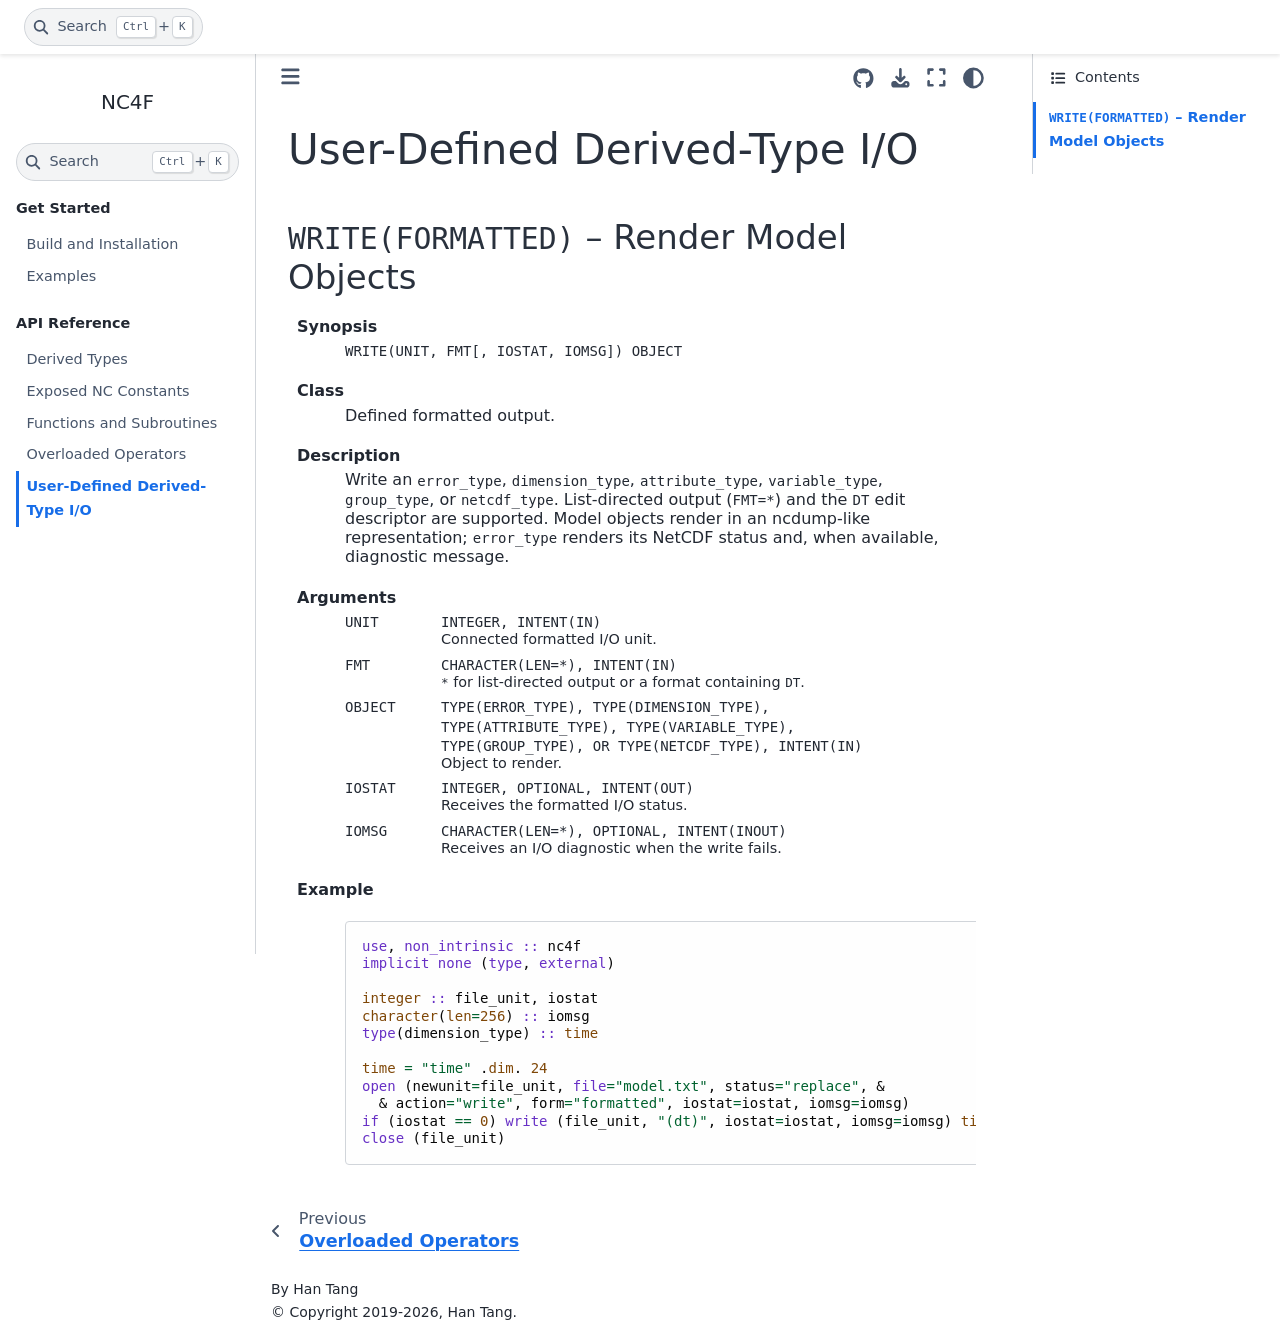
<file: docs/pages/reference/derived-type-io.html>
<!DOCTYPE html>


<html lang="en" data-content_root="../" >

  <head>
    <meta charset="utf-8" />
    <meta name="viewport" content="width=device-width, initial-scale=1.0" /><meta name="viewport" content="width=device-width, initial-scale=1" />

    <title>User-Defined Derived-Type I/O &#8212; NC4F</title>
  
  
  
  <script data-cfasync="false">
    document.documentElement.dataset.mode = localStorage.getItem("mode") || "";
    document.documentElement.dataset.theme = localStorage.getItem("theme") || "";
  </script>
  <!--
    this give us a css class that will be invisible only if js is disabled
  -->
  <noscript>
    <style>
      .pst-js-only { display: none !important; }

    </style>
  </noscript>
  
  <!-- Loaded before other Sphinx assets -->
  <link href="../_static/styles/theme.css?digest=90905a2f556bf617f1a9" rel="stylesheet" />
<link href="../_static/styles/pydata-sphinx-theme.css?digest=90905a2f556bf617f1a9" rel="stylesheet" />

    <link rel="stylesheet" type="text/css" href="../_static/pygments.css?v=8f2a1f02" />
    <link rel="stylesheet" type="text/css" href="../_static/styles/sphinx-book-theme.css?v=4418a689" />
    <link rel="stylesheet" type="text/css" href="../_static/sphinx-design.min.css?v=95c83b7e" />
    <link rel="stylesheet" type="text/css" href="../_static/custom.css?v=3a28e95d" />
  
  <!-- So that users can add custom icons -->
  <script defer src="../_static/scripts/fontawesome.js?digest=90905a2f556bf617f1a9"></script>
  <!-- Pre-loaded scripts that we'll load fully later -->
  <link rel="preload" as="script" href="../_static/scripts/bootstrap.js?digest=90905a2f556bf617f1a9" />
<link rel="preload" as="script" href="../_static/scripts/pydata-sphinx-theme.js?digest=90905a2f556bf617f1a9" />

    <script src="../_static/documentation_options.js?v=9eb32ce0"></script>
    <script src="../_static/doctools.js?v=fd6eb6e6"></script>
    <script src="../_static/sphinx_highlight.js?v=6ffebe34"></script>
    <script src="../_static/scripts/sphinx-book-theme.js?v=fab101a9"></script>
    <script src="../_static/design-tabs.js?v=f930bc37"></script>
    <script>DOCUMENTATION_OPTIONS.pagename = 'reference/derived-type-io';</script>
    <script>DOCUMENTATION_OPTIONS.search_as_you_type = false;</script>
    <link rel="index" title="Index" href="../genindex.html" />
    <link rel="search" title="Search" href="../search.html" />
    <link rel="prev" title="Overloaded Operators" href="operators.html" />
  <meta name="viewport" content="width=device-width, initial-scale=1"/>
  <meta name="docsearch:language" content="en"/>
  <meta name="docsearch:version" content="" />
  
    
    <script src="../_static/searchtools.js"></script>
    <script src="../_static/language_data.js"></script>
    <script src="../searchindex.js"></script>
  
  </head>
  <body data-default-mode="">
  
  
  <div id="pst-skip-link" class="skip-link d-print-none"><a href="#main-content">Skip to main content</a></div>

  
  <div id="pst-scroll-pixel-helper"></div>
  
  <button type="button" class="btn rounded-pill" id="pst-back-to-top">
    <i class="fa-solid fa-arrow-up"></i>Back to top</button>
  
  
  
  
  <dialog id="pst-search-dialog">
    
<form class="bd-search d-flex align-items-center"
      action="../search.html"
      method="get">
  <i class="fa-solid fa-magnifying-glass"></i>
  <input type="search"
         class="form-control"
         name="q"
         placeholder="Search..."
         aria-label="Search..."
         autocomplete="off"
         autocorrect="off"
         autocapitalize="off"
         spellcheck="false"/>
  <span class="search-button__kbd-shortcut"><kbd class="kbd-shortcut__modifier">Ctrl</kbd>+<kbd>K</kbd></span>
</form>
  </dialog>

  <div class="pst-async-banner-revealer d-none">
  <aside id="bd-header-version-warning" class="d-none d-print-none" aria-label="Version warning"></aside>
</div>

  
    <header id="pst-header" class="bd-header navbar navbar-expand-lg bd-navbar d-print-none">
<div class="bd-header__inner bd-page-width">
  <button class="pst-navbar-icon sidebar-toggle primary-toggle" aria-label="Site navigation">
    <span class="fa-solid fa-bars"></span>
  </button>
  
  
  <div class="col-lg-9 navbar-header-items">
    
    
    <div class="navbar-header-items__end">
      
        <div class="navbar-item navbar-persistent--container">
          

<button class="btn search-button-field search-button__button pst-js-only" title="Search" aria-label="Search" data-bs-placement="bottom" data-bs-toggle="tooltip">
 <i class="fa-solid fa-magnifying-glass"></i>
 <span class="search-button__default-text">Search</span>
 <span class="search-button__kbd-shortcut"><kbd class="kbd-shortcut__modifier">Ctrl</kbd>+<kbd class="kbd-shortcut__modifier">K</kbd></span>
</button>
        </div>
      
      
    </div>
    
  </div>
  
  
    <div class="navbar-persistent--mobile">

<button class="btn search-button-field search-button__button pst-js-only" title="Search" aria-label="Search" data-bs-placement="bottom" data-bs-toggle="tooltip">
 <i class="fa-solid fa-magnifying-glass"></i>
 <span class="search-button__default-text">Search</span>
 <span class="search-button__kbd-shortcut"><kbd class="kbd-shortcut__modifier">Ctrl</kbd>+<kbd class="kbd-shortcut__modifier">K</kbd></span>
</button>
    </div>
  

  
    <button class="pst-navbar-icon sidebar-toggle secondary-toggle" aria-label="On this page">
      <span class="fa-solid fa-outdent"></span>
    </button>
  
</div>

    </header>
  

  <div class="bd-container">
    <div class="bd-container__inner bd-page-width">
      
      
      
      <dialog id="pst-primary-sidebar-modal"></dialog>
      <div id="pst-primary-sidebar" class="bd-sidebar-primary bd-sidebar">
        

  
  <div class="sidebar-header-items sidebar-primary__section">
    
    
    
    
  </div>
  
    <div class="sidebar-primary-items__start sidebar-primary__section">
        <div class="sidebar-primary-item">

  
    
  

<a class="navbar-brand logo" href="../index.html">
  
  
  
  
  
  
    <p class="title logo__title">NC4F</p>
  
</a></div>
        <div class="sidebar-primary-item">

<button class="btn search-button-field search-button__button pst-js-only" title="Search" aria-label="Search" data-bs-placement="bottom" data-bs-toggle="tooltip">
 <i class="fa-solid fa-magnifying-glass"></i>
 <span class="search-button__default-text">Search</span>
 <span class="search-button__kbd-shortcut"><kbd class="kbd-shortcut__modifier">Ctrl</kbd>+<kbd class="kbd-shortcut__modifier">K</kbd></span>
</button></div>
        <div class="sidebar-primary-item"><nav class="bd-links bd-docs-nav" aria-label="Main">
    <div class="bd-toc-item navbar-nav active">
        <p aria-level="2" class="caption" role="heading"><span class="caption-text">Get Started</span></p>
<ul class="nav bd-sidenav">
<li class="toctree-l1"><a class="reference internal" href="../get-started/build-installation.html">Build and Installation</a></li>
<li class="toctree-l1"><a class="reference internal" href="../get-started/first-program.html">Examples</a></li>
</ul>
<p aria-level="2" class="caption" role="heading"><span class="caption-text">API Reference</span></p>
<ul class="current nav bd-sidenav">
<li class="toctree-l1"><a class="reference internal" href="types.html">Derived Types</a></li>
<li class="toctree-l1"><a class="reference internal" href="exposed-nc-constants.html">Exposed NC Constants</a></li>
<li class="toctree-l1"><a class="reference internal" href="functions-and-subroutines.html">Functions and Subroutines</a></li>
<li class="toctree-l1"><a class="reference internal" href="operators.html">Overloaded Operators</a></li>
<li class="toctree-l1 current active"><a class="current reference internal" href="#">User-Defined Derived-Type I/O</a></li>
</ul>

    </div>
</nav></div>
    </div>
  
  
  <div class="sidebar-primary-items__end sidebar-primary__section">
      <div class="sidebar-primary-item">
<div id="ethical-ad-placement"
      class="flat"
      data-ea-publisher="readthedocs"
      data-ea-type="readthedocs-sidebar"
      data-ea-manual="true">
</div></div>
  </div>


      </div>
      
      <main id="main-content" class="bd-main" role="main">
        
        

<div class="sbt-scroll-pixel-helper"></div>

          <div class="bd-content">
            <div class="bd-article-container">
              
              <div class="bd-header-article d-print-none">
<div class="header-article-items header-article__inner">
  
    <div class="header-article-items__start">
      
        <div class="header-article-item"><button class="sidebar-toggle primary-toggle btn btn-sm" title="Toggle primary sidebar" data-bs-placement="bottom" data-bs-toggle="tooltip">
  <span class="fa-solid fa-bars"></span>
</button></div>
      
    </div>
  
  
    <div class="header-article-items__end">
      
        <div class="header-article-item">

<div class="article-header-buttons">





<div class="dropdown dropdown-source-buttons">
  <button class="btn dropdown-toggle" type="button" data-bs-toggle="dropdown" aria-expanded="false" aria-label="Source repositories">
    <i class="fab fa-github"></i>
  </button>
  <ul class="dropdown-menu">
      
      
      
      <li><a href="https://github.com/han190/nc4f.pack" target="_blank"
   class="btn btn-sm btn-source-repository-button dropdown-item"
   title="Source repository"
   data-bs-placement="left" data-bs-toggle="tooltip"
>
  

<span class="btn__icon-container">
  <i class="fab fa-github"></i>
  </span>
<span class="btn__text-container">Repository</span>
</a>
</li>
      
      
      
      
      <li><a href="https://github.com/han190/nc4f.pack/issues/new?title=Issue%20on%20page%20%2Freference/derived-type-io.html&body=Your%20issue%20content%20here." target="_blank"
   class="btn btn-sm btn-source-issues-button dropdown-item"
   title="Open an issue"
   data-bs-placement="left" data-bs-toggle="tooltip"
>
  

<span class="btn__icon-container">
  <i class="fas fa-lightbulb"></i>
  </span>
<span class="btn__text-container">Open issue</span>
</a>
</li>
      
  </ul>
</div>






<div class="dropdown dropdown-download-buttons">
  <button class="btn dropdown-toggle" type="button" data-bs-toggle="dropdown" aria-expanded="false" aria-label="Download this page">
    <i class="fas fa-download"></i>
  </button>
  <ul class="dropdown-menu">
      
      
      
      <li><a href="../_sources/reference/derived-type-io.md" target="_blank"
   class="btn btn-sm btn-download-source-button dropdown-item"
   title="Download source file"
   data-bs-placement="left" data-bs-toggle="tooltip"
>
  

<span class="btn__icon-container">
  <i class="fas fa-file"></i>
  </span>
<span class="btn__text-container">.md</span>
</a>
</li>
      
      
      
      
      <li>
<button onclick="window.print()"
  class="btn btn-sm btn-download-pdf-button dropdown-item"
  title="Print to PDF"
  data-bs-placement="left" data-bs-toggle="tooltip"
>
  

<span class="btn__icon-container">
  <i class="fas fa-file-pdf"></i>
  </span>
<span class="btn__text-container">.pdf</span>
</button>
</li>
      
  </ul>
</div>




<button onclick="toggleFullScreen()"
  class="btn btn-sm btn-fullscreen-button pst-navbar-icon"
  title="Fullscreen mode"
  data-bs-placement="bottom" data-bs-toggle="tooltip"
>
  

<span class="btn__icon-container">
  <i class="fas fa-expand"></i>
  </span>

</button>



<div class="theme-switch-container dropdown pst-js-only" data-bs-toggle="tooltip" data-bs-placement="bottom" title="Color mode">
  <button class="btn btn-sm nav-link pst-navbar-icon theme-switch-button dropdown-toggle" aria-label="Color mode" data-bs-toggle="dropdown">
    <i class="theme-switch fa-solid fa-sun fa-lg fa-fw" data-mode="light" title="Light"></i>
    <i class="theme-switch fa-solid fa-moon fa-lg fa-fw" data-mode="dark" title="Dark"></i>
    <i class="theme-switch fa-solid fa-circle-half-stroke fa-lg fa-fw" data-mode="auto" title="System Settings"></i>
  </button>
  <ul class="dropdown-menu dropdown-menu-end">
    <li><button class="dropdown-item d-flex align-items-center theme-change-button" data-mode="auto"><i class="fa-solid fa-circle-half-stroke fa-lg fa-fw me-1"></i>System Settings</button></li>
    <li><button class="dropdown-item d-flex align-items-center theme-change-button" data-mode="light"><i class="fa-solid fa-sun fa-lg fa-fw me-1"></i>Light</button></li>
    <li><button class="dropdown-item d-flex align-items-center theme-change-button" data-mode="dark"><i class="fa-solid fa-moon fa-lg fa-fw me-1"></i>Dark</button></li>
  </ul>
</div>


<button class="btn btn-sm pst-navbar-icon search-button search-button__button pst-js-only" title="Search" aria-label="Search" data-bs-placement="bottom" data-bs-toggle="tooltip">
    <i class="fa-solid fa-magnifying-glass fa-lg"></i>
</button>
<button class="sidebar-toggle secondary-toggle btn btn-sm pst-navbar-icon" title="Toggle secondary sidebar" data-bs-placement="bottom" data-bs-toggle="tooltip">
    <span class="fa-solid fa-list"></span>
</button>
</div></div>
      
    </div>
  
</div>
</div>
              
              

<div id="jb-print-docs-body" class="onlyprint">
    <h1>User-Defined Derived-Type I/O</h1>
    <!-- Table of contents -->
    <div id="print-main-content">
        <div id="jb-print-toc">
            
            <div>
                <h2> Contents </h2>
            </div>
            <nav aria-label="Page">
                <ul class="pst-show_toc_level nav section-nav flex-column">
<li class="toc-h2 nav-item toc-entry"><a class="reference internal nav-link" href="#write-formatted-render-model-objects"><code class="docutils literal notranslate"><span class="pre">WRITE(FORMATTED)</span></code> – Render Model Objects</a></li>
</ul>
            </nav>
        </div>
    </div>
</div>

              
                
<div id="searchbox"></div>
                <article class="bd-article">
                  
  <section id="user-defined-derived-type-i-o">
<h1>User-Defined Derived-Type I/O<a class="headerlink" href="#user-defined-derived-type-i-o" title="Link to this heading">#</a></h1>
<section id="write-formatted-render-model-objects">
<h2><code class="docutils literal notranslate"><span class="pre">WRITE(FORMATTED)</span></code> – Render Model Objects<a class="headerlink" href="#write-formatted-render-model-objects" title="Link to this heading">#</a></h2>
<div class="pst-scrollable-table-container"><table class="table">
<thead>
<tr class="row-odd"><th class="head text-left"><p>Synopsis</p></th>
</tr>
</thead>
<tbody>
<tr class="row-even"><td class="text-left"><p><span class="ind3"><code class="docutils literal notranslate"><span class="pre">WRITE(UNIT,</span> <span class="pre">FMT[,</span> <span class="pre">IOSTAT,</span> <span class="pre">IOMSG])</span> <span class="pre">OBJECT</span></code></span></p></td>
</tr>
</tbody>
</table>
</div>
<div class="pst-scrollable-table-container"><table class="table">
<thead>
<tr class="row-odd"><th class="head text-left"><p>Class</p></th>
</tr>
</thead>
<tbody>
<tr class="row-even"><td class="text-left"><p><span class="ind3">Defined formatted output.</span></p></td>
</tr>
</tbody>
</table>
</div>
<div class="pst-scrollable-table-container"><table class="table">
<thead>
<tr class="row-odd"><th class="head text-left"><p>Description</p></th>
</tr>
</thead>
<tbody>
<tr class="row-even"><td class="text-left"><p><span class="ind3">Write an <code class="docutils literal notranslate"><span class="pre">error_type</span></code>, <code class="docutils literal notranslate"><span class="pre">dimension_type</span></code>, <code class="docutils literal notranslate"><span class="pre">attribute_type</span></code>, <code class="docutils literal notranslate"><span class="pre">variable_type</span></code>, <code class="docutils literal notranslate"><span class="pre">group_type</span></code>, or <code class="docutils literal notranslate"><span class="pre">netcdf_type</span></code>. List-directed output (<code class="docutils literal notranslate"><span class="pre">FMT=*</span></code>) and the <code class="docutils literal notranslate"><span class="pre">DT</span></code> edit descriptor are supported. Model objects render in an ncdump-like representation; <code class="docutils literal notranslate"><span class="pre">error_type</span></code> renders its NetCDF status and, when available, diagnostic message.</span></p></td>
</tr>
</tbody>
</table>
</div>
<div class="pst-scrollable-table-container"><table class="table">
<thead>
<tr class="row-odd"><th class="head text-left"><p>Arguments</p></th>
</tr>
</thead>
<tbody>
<tr class="row-even"><td class="text-left"><p><span class="grid"><span><code class="docutils literal notranslate"><span class="pre">UNIT</span></code></span><span><code class="docutils literal notranslate"><span class="pre">INTEGER,</span> <span class="pre">INTENT(IN)</span></code></span></span><br><span class="ind6">Connected formatted I/O unit.</span></p></td>
</tr>
<tr class="row-odd"><td class="text-left"><p><span class="grid"><span><code class="docutils literal notranslate"><span class="pre">FMT</span></code></span><span><code class="docutils literal notranslate"><span class="pre">CHARACTER(LEN=*),</span> <span class="pre">INTENT(IN)</span></code></span></span><br><span class="ind6"><code class="docutils literal notranslate"><span class="pre">*</span></code> for list-directed output or a format containing <code class="docutils literal notranslate"><span class="pre">DT</span></code>.</span></p></td>
</tr>
<tr class="row-even"><td class="text-left"><p><span class="grid"><span><code class="docutils literal notranslate"><span class="pre">OBJECT</span></code></span><span><code class="docutils literal notranslate"><span class="pre">TYPE(ERROR_TYPE),</span> <span class="pre">TYPE(DIMENSION_TYPE),</span> <span class="pre">TYPE(ATTRIBUTE_TYPE),</span> <span class="pre">TYPE(VARIABLE_TYPE),</span> <span class="pre">TYPE(GROUP_TYPE),</span> <span class="pre">OR</span> <span class="pre">TYPE(NETCDF_TYPE),</span> <span class="pre">INTENT(IN)</span></code></span></span><br><span class="ind6">Object to render.</span></p></td>
</tr>
<tr class="row-odd"><td class="text-left"><p><span class="grid"><span><code class="docutils literal notranslate"><span class="pre">IOSTAT</span></code></span><span><code class="docutils literal notranslate"><span class="pre">INTEGER,</span> <span class="pre">OPTIONAL,</span> <span class="pre">INTENT(OUT)</span></code></span></span><br><span class="ind6">Receives the formatted I/O status.</span></p></td>
</tr>
<tr class="row-even"><td class="text-left"><p><span class="grid"><span><code class="docutils literal notranslate"><span class="pre">IOMSG</span></code></span><span><code class="docutils literal notranslate"><span class="pre">CHARACTER(LEN=*),</span> <span class="pre">OPTIONAL,</span> <span class="pre">INTENT(INOUT)</span></code></span></span><br><span class="ind6">Receives an I/O diagnostic when the write fails.</span></p></td>
</tr>
</tbody>
</table>
</div>
<div class="pst-scrollable-table-container"><table class="example-table table">
<thead>
<tr class="row-odd"><th class="head"><p>Example</p></th>
</tr>
</thead>
<tbody>
<tr class="row-even"><td><div class="highlight-fortran notranslate"><div class="highlight"><pre><span></span><span class="k">use</span><span class="p">,</span><span class="w"> </span><span class="k">non_intrinsic</span><span class="w"> </span><span class="kd">::</span><span class="w"> </span><span class="n">nc4f</span>
<span class="k">implicit none</span><span class="w"> </span><span class="p">(</span><span class="k">type</span><span class="p">,</span><span class="w"> </span><span class="k">external</span><span class="p">)</span>

<span class="kt">integer</span><span class="w"> </span><span class="kd">::</span><span class="w"> </span><span class="n">file_unit</span><span class="p">,</span><span class="w"> </span><span class="n">iostat</span>
<span class="kt">character</span><span class="p">(</span><span class="nb">len</span><span class="o">=</span><span class="mi">256</span><span class="p">)</span><span class="w"> </span><span class="kd">::</span><span class="w"> </span><span class="n">iomsg</span>
<span class="k">type</span><span class="p">(</span><span class="n">dimension_type</span><span class="p">)</span><span class="w"> </span><span class="kd">::</span><span class="w"> </span><span class="nb">time</span>

<span class="nb">time</span><span class="w"> </span><span class="o">=</span><span class="w"> </span><span class="s2">"time"</span><span class="w"> </span><span class="p">.</span><span class="nb">dim</span><span class="p">.</span><span class="w"> </span><span class="mi">24</span>
<span class="k">open</span><span class="w"> </span><span class="p">(</span><span class="n">newunit</span><span class="o">=</span><span class="n">file_unit</span><span class="p">,</span><span class="w"> </span><span class="k">file</span><span class="o">=</span><span class="s2">"model.txt"</span><span class="p">,</span><span class="w"> </span><span class="n">status</span><span class="o">=</span><span class="s2">"replace"</span><span class="p">,</span><span class="w"> </span><span class="p">&amp;</span>
<span class="w">  </span><span class="p">&amp;</span><span class="w"> </span><span class="n">action</span><span class="o">=</span><span class="s2">"write"</span><span class="p">,</span><span class="w"> </span><span class="n">form</span><span class="o">=</span><span class="s2">"formatted"</span><span class="p">,</span><span class="w"> </span><span class="n">iostat</span><span class="o">=</span><span class="n">iostat</span><span class="p">,</span><span class="w"> </span><span class="n">iomsg</span><span class="o">=</span><span class="n">iomsg</span><span class="p">)</span>
<span class="k">if</span><span class="w"> </span><span class="p">(</span><span class="n">iostat</span><span class="w"> </span><span class="o">==</span><span class="w"> </span><span class="mi">0</span><span class="p">)</span><span class="w"> </span><span class="k">write</span><span class="w"> </span><span class="p">(</span><span class="n">file_unit</span><span class="p">,</span><span class="w"> </span><span class="s2">"(dt)"</span><span class="p">,</span><span class="w"> </span><span class="n">iostat</span><span class="o">=</span><span class="n">iostat</span><span class="p">,</span><span class="w"> </span><span class="n">iomsg</span><span class="o">=</span><span class="n">iomsg</span><span class="p">)</span><span class="w"> </span><span class="nb">time</span>
<span class="k">close</span><span class="w"> </span><span class="p">(</span><span class="n">file_unit</span><span class="p">)</span>
</pre></div>
</div>
</td>
</tr>
</tbody>
</table>
</div>
</section>
</section>


                </article>
              

              
              
              
              
                <footer class="prev-next-footer d-print-none">
                  
<div class="prev-next-area">
    <a class="left-prev"
       href="operators.html"
       title="previous page">
      <i class="fa-solid fa-angle-left"></i>
      <div class="prev-next-info">
        <p class="prev-next-subtitle">previous</p>
        <p class="prev-next-title">Overloaded Operators</p>
      </div>
    </a>
</div>
                </footer>
              
            </div>
            
            
              
                <dialog id="pst-secondary-sidebar-modal"></dialog>
                <div id="pst-secondary-sidebar" class="bd-sidebar-secondary bd-toc"><div class="sidebar-secondary-items sidebar-secondary__inner">


  <div class="sidebar-secondary-item"><div
    id="pst-page-navigation-heading-2"
    class="page-toc tocsection onthispage">
    <i class="fa-solid fa-list"></i> Contents
  </div>
  <nav id="pst-page-toc-nav" class="page-toc" aria-labelledby="pst-page-navigation-heading-2">
    <ul class="pst-show_toc_level nav section-nav flex-column">
<li class="toc-h2 nav-item toc-entry"><a class="reference internal nav-link" href="#write-formatted-render-model-objects"><code class="docutils literal notranslate"><span class="pre">WRITE(FORMATTED)</span></code> – Render Model Objects</a></li>
</ul>
  </nav></div>

</div></div>
              
            
          </div>
          <footer class="bd-footer-content">
            
<div class="bd-footer-content__inner container">
  
  <div class="footer-item">
    
<p class="component-author">
By Han Tang
</p>

  </div>
  
  <div class="footer-item">
    

  <p class="copyright">
    
      © Copyright 2019-2026, Han Tang.
      <br/>
    
  </p>

  </div>
  
  <div class="footer-item">
    
  </div>
  
  <div class="footer-item">
    
  </div>
  
</div>
          </footer>
        

      </main>
    </div>
  </div>
  
  <!-- Scripts loaded after <body> so the DOM is not blocked -->
  <script defer src="../_static/scripts/bootstrap.js?digest=90905a2f556bf617f1a9"></script>
<script defer src="../_static/scripts/pydata-sphinx-theme.js?digest=90905a2f556bf617f1a9"></script>

  <footer class="bd-footer">
  </footer>
  </body>
</html>
</file>
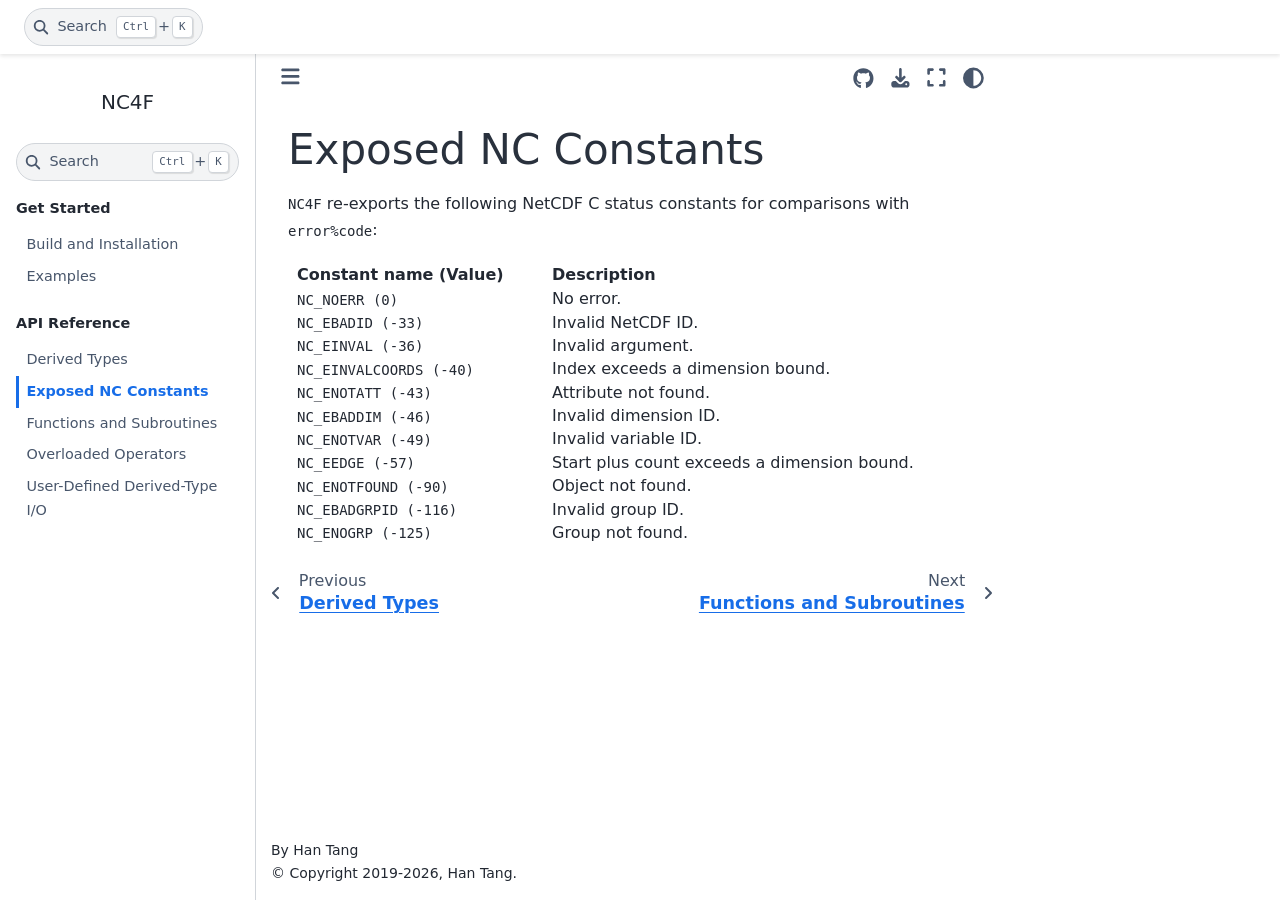
<file: docs/pages/reference/exposed-nc-constants.html>
<!DOCTYPE html>


<html lang="en" data-content_root="../" >

  <head>
    <meta charset="utf-8" />
    <meta name="viewport" content="width=device-width, initial-scale=1.0" /><meta name="viewport" content="width=device-width, initial-scale=1" />

    <title>Exposed NC Constants &#8212; NC4F</title>
  
  
  
  <script data-cfasync="false">
    document.documentElement.dataset.mode = localStorage.getItem("mode") || "";
    document.documentElement.dataset.theme = localStorage.getItem("theme") || "";
  </script>
  <!--
    this give us a css class that will be invisible only if js is disabled
  -->
  <noscript>
    <style>
      .pst-js-only { display: none !important; }

    </style>
  </noscript>
  
  <!-- Loaded before other Sphinx assets -->
  <link href="../_static/styles/theme.css?digest=90905a2f556bf617f1a9" rel="stylesheet" />
<link href="../_static/styles/pydata-sphinx-theme.css?digest=90905a2f556bf617f1a9" rel="stylesheet" />

    <link rel="stylesheet" type="text/css" href="../_static/pygments.css?v=8f2a1f02" />
    <link rel="stylesheet" type="text/css" href="../_static/styles/sphinx-book-theme.css?v=4418a689" />
    <link rel="stylesheet" type="text/css" href="../_static/sphinx-design.min.css?v=95c83b7e" />
    <link rel="stylesheet" type="text/css" href="../_static/custom.css?v=3a28e95d" />
  
  <!-- So that users can add custom icons -->
  <script defer src="../_static/scripts/fontawesome.js?digest=90905a2f556bf617f1a9"></script>
  <!-- Pre-loaded scripts that we'll load fully later -->
  <link rel="preload" as="script" href="../_static/scripts/bootstrap.js?digest=90905a2f556bf617f1a9" />
<link rel="preload" as="script" href="../_static/scripts/pydata-sphinx-theme.js?digest=90905a2f556bf617f1a9" />

    <script src="../_static/documentation_options.js?v=9eb32ce0"></script>
    <script src="../_static/doctools.js?v=fd6eb6e6"></script>
    <script src="../_static/sphinx_highlight.js?v=6ffebe34"></script>
    <script src="../_static/scripts/sphinx-book-theme.js?v=fab101a9"></script>
    <script src="../_static/design-tabs.js?v=f930bc37"></script>
    <script>DOCUMENTATION_OPTIONS.pagename = 'reference/exposed-nc-constants';</script>
    <script>DOCUMENTATION_OPTIONS.search_as_you_type = false;</script>
    <link rel="index" title="Index" href="../genindex.html" />
    <link rel="search" title="Search" href="../search.html" />
    <link rel="next" title="Functions and Subroutines" href="functions-and-subroutines.html" />
    <link rel="prev" title="Derived Types" href="types.html" />
  <meta name="viewport" content="width=device-width, initial-scale=1"/>
  <meta name="docsearch:language" content="en"/>
  <meta name="docsearch:version" content="" />
  
    
    <script src="../_static/searchtools.js"></script>
    <script src="../_static/language_data.js"></script>
    <script src="../searchindex.js"></script>
  
  </head>
  <body data-default-mode="">
  
  
  <div id="pst-skip-link" class="skip-link d-print-none"><a href="#main-content">Skip to main content</a></div>

  
  <div id="pst-scroll-pixel-helper"></div>
  
  <button type="button" class="btn rounded-pill" id="pst-back-to-top">
    <i class="fa-solid fa-arrow-up"></i>Back to top</button>
  
  
  
  
  <dialog id="pst-search-dialog">
    
<form class="bd-search d-flex align-items-center"
      action="../search.html"
      method="get">
  <i class="fa-solid fa-magnifying-glass"></i>
  <input type="search"
         class="form-control"
         name="q"
         placeholder="Search..."
         aria-label="Search..."
         autocomplete="off"
         autocorrect="off"
         autocapitalize="off"
         spellcheck="false"/>
  <span class="search-button__kbd-shortcut"><kbd class="kbd-shortcut__modifier">Ctrl</kbd>+<kbd>K</kbd></span>
</form>
  </dialog>

  <div class="pst-async-banner-revealer d-none">
  <aside id="bd-header-version-warning" class="d-none d-print-none" aria-label="Version warning"></aside>
</div>

  
    <header id="pst-header" class="bd-header navbar navbar-expand-lg bd-navbar d-print-none">
<div class="bd-header__inner bd-page-width">
  <button class="pst-navbar-icon sidebar-toggle primary-toggle" aria-label="Site navigation">
    <span class="fa-solid fa-bars"></span>
  </button>
  
  
  <div class="col-lg-9 navbar-header-items">
    
    
    <div class="navbar-header-items__end">
      
        <div class="navbar-item navbar-persistent--container">
          

<button class="btn search-button-field search-button__button pst-js-only" title="Search" aria-label="Search" data-bs-placement="bottom" data-bs-toggle="tooltip">
 <i class="fa-solid fa-magnifying-glass"></i>
 <span class="search-button__default-text">Search</span>
 <span class="search-button__kbd-shortcut"><kbd class="kbd-shortcut__modifier">Ctrl</kbd>+<kbd class="kbd-shortcut__modifier">K</kbd></span>
</button>
        </div>
      
      
    </div>
    
  </div>
  
  
    <div class="navbar-persistent--mobile">

<button class="btn search-button-field search-button__button pst-js-only" title="Search" aria-label="Search" data-bs-placement="bottom" data-bs-toggle="tooltip">
 <i class="fa-solid fa-magnifying-glass"></i>
 <span class="search-button__default-text">Search</span>
 <span class="search-button__kbd-shortcut"><kbd class="kbd-shortcut__modifier">Ctrl</kbd>+<kbd class="kbd-shortcut__modifier">K</kbd></span>
</button>
    </div>
  

  
</div>

    </header>
  

  <div class="bd-container">
    <div class="bd-container__inner bd-page-width">
      
      
      
      <dialog id="pst-primary-sidebar-modal"></dialog>
      <div id="pst-primary-sidebar" class="bd-sidebar-primary bd-sidebar">
        

  
  <div class="sidebar-header-items sidebar-primary__section">
    
    
    
    
  </div>
  
    <div class="sidebar-primary-items__start sidebar-primary__section">
        <div class="sidebar-primary-item">

  
    
  

<a class="navbar-brand logo" href="../index.html">
  
  
  
  
  
  
    <p class="title logo__title">NC4F</p>
  
</a></div>
        <div class="sidebar-primary-item">

<button class="btn search-button-field search-button__button pst-js-only" title="Search" aria-label="Search" data-bs-placement="bottom" data-bs-toggle="tooltip">
 <i class="fa-solid fa-magnifying-glass"></i>
 <span class="search-button__default-text">Search</span>
 <span class="search-button__kbd-shortcut"><kbd class="kbd-shortcut__modifier">Ctrl</kbd>+<kbd class="kbd-shortcut__modifier">K</kbd></span>
</button></div>
        <div class="sidebar-primary-item"><nav class="bd-links bd-docs-nav" aria-label="Main">
    <div class="bd-toc-item navbar-nav active">
        <p aria-level="2" class="caption" role="heading"><span class="caption-text">Get Started</span></p>
<ul class="nav bd-sidenav">
<li class="toctree-l1"><a class="reference internal" href="../get-started/build-installation.html">Build and Installation</a></li>
<li class="toctree-l1"><a class="reference internal" href="../get-started/first-program.html">Examples</a></li>
</ul>
<p aria-level="2" class="caption" role="heading"><span class="caption-text">API Reference</span></p>
<ul class="current nav bd-sidenav">
<li class="toctree-l1"><a class="reference internal" href="types.html">Derived Types</a></li>
<li class="toctree-l1 current active"><a class="current reference internal" href="#">Exposed NC Constants</a></li>
<li class="toctree-l1"><a class="reference internal" href="functions-and-subroutines.html">Functions and Subroutines</a></li>
<li class="toctree-l1"><a class="reference internal" href="operators.html">Overloaded Operators</a></li>
<li class="toctree-l1"><a class="reference internal" href="derived-type-io.html">User-Defined Derived-Type I/O</a></li>
</ul>

    </div>
</nav></div>
    </div>
  
  
  <div class="sidebar-primary-items__end sidebar-primary__section">
      <div class="sidebar-primary-item">
<div id="ethical-ad-placement"
      class="flat"
      data-ea-publisher="readthedocs"
      data-ea-type="readthedocs-sidebar"
      data-ea-manual="true">
</div></div>
  </div>


      </div>
      
      <main id="main-content" class="bd-main" role="main">
        
        

<div class="sbt-scroll-pixel-helper"></div>

          <div class="bd-content">
            <div class="bd-article-container">
              
              <div class="bd-header-article d-print-none">
<div class="header-article-items header-article__inner">
  
    <div class="header-article-items__start">
      
        <div class="header-article-item"><button class="sidebar-toggle primary-toggle btn btn-sm" title="Toggle primary sidebar" data-bs-placement="bottom" data-bs-toggle="tooltip">
  <span class="fa-solid fa-bars"></span>
</button></div>
      
    </div>
  
  
    <div class="header-article-items__end">
      
        <div class="header-article-item">

<div class="article-header-buttons">





<div class="dropdown dropdown-source-buttons">
  <button class="btn dropdown-toggle" type="button" data-bs-toggle="dropdown" aria-expanded="false" aria-label="Source repositories">
    <i class="fab fa-github"></i>
  </button>
  <ul class="dropdown-menu">
      
      
      
      <li><a href="https://github.com/han190/nc4f.pack" target="_blank"
   class="btn btn-sm btn-source-repository-button dropdown-item"
   title="Source repository"
   data-bs-placement="left" data-bs-toggle="tooltip"
>
  

<span class="btn__icon-container">
  <i class="fab fa-github"></i>
  </span>
<span class="btn__text-container">Repository</span>
</a>
</li>
      
      
      
      
      <li><a href="https://github.com/han190/nc4f.pack/issues/new?title=Issue%20on%20page%20%2Freference/exposed-nc-constants.html&body=Your%20issue%20content%20here." target="_blank"
   class="btn btn-sm btn-source-issues-button dropdown-item"
   title="Open an issue"
   data-bs-placement="left" data-bs-toggle="tooltip"
>
  

<span class="btn__icon-container">
  <i class="fas fa-lightbulb"></i>
  </span>
<span class="btn__text-container">Open issue</span>
</a>
</li>
      
  </ul>
</div>






<div class="dropdown dropdown-download-buttons">
  <button class="btn dropdown-toggle" type="button" data-bs-toggle="dropdown" aria-expanded="false" aria-label="Download this page">
    <i class="fas fa-download"></i>
  </button>
  <ul class="dropdown-menu">
      
      
      
      <li><a href="../_sources/reference/exposed-nc-constants.md" target="_blank"
   class="btn btn-sm btn-download-source-button dropdown-item"
   title="Download source file"
   data-bs-placement="left" data-bs-toggle="tooltip"
>
  

<span class="btn__icon-container">
  <i class="fas fa-file"></i>
  </span>
<span class="btn__text-container">.md</span>
</a>
</li>
      
      
      
      
      <li>
<button onclick="window.print()"
  class="btn btn-sm btn-download-pdf-button dropdown-item"
  title="Print to PDF"
  data-bs-placement="left" data-bs-toggle="tooltip"
>
  

<span class="btn__icon-container">
  <i class="fas fa-file-pdf"></i>
  </span>
<span class="btn__text-container">.pdf</span>
</button>
</li>
      
  </ul>
</div>




<button onclick="toggleFullScreen()"
  class="btn btn-sm btn-fullscreen-button pst-navbar-icon"
  title="Fullscreen mode"
  data-bs-placement="bottom" data-bs-toggle="tooltip"
>
  

<span class="btn__icon-container">
  <i class="fas fa-expand"></i>
  </span>

</button>



<div class="theme-switch-container dropdown pst-js-only" data-bs-toggle="tooltip" data-bs-placement="bottom" title="Color mode">
  <button class="btn btn-sm nav-link pst-navbar-icon theme-switch-button dropdown-toggle" aria-label="Color mode" data-bs-toggle="dropdown">
    <i class="theme-switch fa-solid fa-sun fa-lg fa-fw" data-mode="light" title="Light"></i>
    <i class="theme-switch fa-solid fa-moon fa-lg fa-fw" data-mode="dark" title="Dark"></i>
    <i class="theme-switch fa-solid fa-circle-half-stroke fa-lg fa-fw" data-mode="auto" title="System Settings"></i>
  </button>
  <ul class="dropdown-menu dropdown-menu-end">
    <li><button class="dropdown-item d-flex align-items-center theme-change-button" data-mode="auto"><i class="fa-solid fa-circle-half-stroke fa-lg fa-fw me-1"></i>System Settings</button></li>
    <li><button class="dropdown-item d-flex align-items-center theme-change-button" data-mode="light"><i class="fa-solid fa-sun fa-lg fa-fw me-1"></i>Light</button></li>
    <li><button class="dropdown-item d-flex align-items-center theme-change-button" data-mode="dark"><i class="fa-solid fa-moon fa-lg fa-fw me-1"></i>Dark</button></li>
  </ul>
</div>


<button class="btn btn-sm pst-navbar-icon search-button search-button__button pst-js-only" title="Search" aria-label="Search" data-bs-placement="bottom" data-bs-toggle="tooltip">
    <i class="fa-solid fa-magnifying-glass fa-lg"></i>
</button>

</div></div>
      
    </div>
  
</div>
</div>
              
              

<div id="jb-print-docs-body" class="onlyprint">
    <h1>Exposed NC Constants</h1>
    <!-- Table of contents -->
    <div id="print-main-content">
        <div id="jb-print-toc">
            
        </div>
    </div>
</div>

              
                
<div id="searchbox"></div>
                <article class="bd-article">
                  
  <section id="exposed-nc-constants">
<h1>Exposed NC Constants<a class="headerlink" href="#exposed-nc-constants" title="Link to this heading">#</a></h1>
<p><code class="docutils literal notranslate"><span class="pre">NC4F</span></code> re-exports the following NetCDF C status constants for comparisons with
<code class="docutils literal notranslate"><span class="pre">error%code</span></code>:</p>
<div class="pst-scrollable-table-container"><table class="table">
<thead>
<tr class="row-odd"><th class="head text-left"><p>Constant name (Value)</p></th>
<th class="head text-left"><p>Description</p></th>
</tr>
</thead>
<tbody>
<tr class="row-even"><td class="text-left"><p><code class="docutils literal notranslate"><span class="pre">NC_NOERR</span> <span class="pre">(0)</span></code></p></td>
<td class="text-left"><p>No error.</p></td>
</tr>
<tr class="row-odd"><td class="text-left"><p><code class="docutils literal notranslate"><span class="pre">NC_EBADID</span> <span class="pre">(-33)</span></code></p></td>
<td class="text-left"><p>Invalid NetCDF ID.</p></td>
</tr>
<tr class="row-even"><td class="text-left"><p><code class="docutils literal notranslate"><span class="pre">NC_EINVAL</span> <span class="pre">(-36)</span></code></p></td>
<td class="text-left"><p>Invalid argument.</p></td>
</tr>
<tr class="row-odd"><td class="text-left"><p><code class="docutils literal notranslate"><span class="pre">NC_EINVALCOORDS</span> <span class="pre">(-40)</span></code></p></td>
<td class="text-left"><p>Index exceeds a dimension bound.</p></td>
</tr>
<tr class="row-even"><td class="text-left"><p><code class="docutils literal notranslate"><span class="pre">NC_ENOTATT</span> <span class="pre">(-43)</span></code></p></td>
<td class="text-left"><p>Attribute not found.</p></td>
</tr>
<tr class="row-odd"><td class="text-left"><p><code class="docutils literal notranslate"><span class="pre">NC_EBADDIM</span> <span class="pre">(-46)</span></code></p></td>
<td class="text-left"><p>Invalid dimension ID.</p></td>
</tr>
<tr class="row-even"><td class="text-left"><p><code class="docutils literal notranslate"><span class="pre">NC_ENOTVAR</span> <span class="pre">(-49)</span></code></p></td>
<td class="text-left"><p>Invalid variable ID.</p></td>
</tr>
<tr class="row-odd"><td class="text-left"><p><code class="docutils literal notranslate"><span class="pre">NC_EEDGE</span> <span class="pre">(-57)</span></code></p></td>
<td class="text-left"><p>Start plus count exceeds a dimension bound.</p></td>
</tr>
<tr class="row-even"><td class="text-left"><p><code class="docutils literal notranslate"><span class="pre">NC_ENOTFOUND</span> <span class="pre">(-90)</span></code></p></td>
<td class="text-left"><p>Object not found.</p></td>
</tr>
<tr class="row-odd"><td class="text-left"><p><code class="docutils literal notranslate"><span class="pre">NC_EBADGRPID</span> <span class="pre">(-116)</span></code></p></td>
<td class="text-left"><p>Invalid group ID.</p></td>
</tr>
<tr class="row-even"><td class="text-left"><p><code class="docutils literal notranslate"><span class="pre">NC_ENOGRP</span> <span class="pre">(-125)</span></code></p></td>
<td class="text-left"><p>Group not found.</p></td>
</tr>
</tbody>
</table>
</div>
</section>


                </article>
              

              
              
              
              
                <footer class="prev-next-footer d-print-none">
                  
<div class="prev-next-area">
    <a class="left-prev"
       href="types.html"
       title="previous page">
      <i class="fa-solid fa-angle-left"></i>
      <div class="prev-next-info">
        <p class="prev-next-subtitle">previous</p>
        <p class="prev-next-title">Derived Types</p>
      </div>
    </a>
    <a class="right-next"
       href="functions-and-subroutines.html"
       title="next page">
      <div class="prev-next-info">
        <p class="prev-next-subtitle">next</p>
        <p class="prev-next-title">Functions and Subroutines</p>
      </div>
      <i class="fa-solid fa-angle-right"></i>
    </a>
</div>
                </footer>
              
            </div>
            
            
              
            
          </div>
          <footer class="bd-footer-content">
            
<div class="bd-footer-content__inner container">
  
  <div class="footer-item">
    
<p class="component-author">
By Han Tang
</p>

  </div>
  
  <div class="footer-item">
    

  <p class="copyright">
    
      © Copyright 2019-2026, Han Tang.
      <br/>
    
  </p>

  </div>
  
  <div class="footer-item">
    
  </div>
  
  <div class="footer-item">
    
  </div>
  
</div>
          </footer>
        

      </main>
    </div>
  </div>
  
  <!-- Scripts loaded after <body> so the DOM is not blocked -->
  <script defer src="../_static/scripts/bootstrap.js?digest=90905a2f556bf617f1a9"></script>
<script defer src="../_static/scripts/pydata-sphinx-theme.js?digest=90905a2f556bf617f1a9"></script>

  <footer class="bd-footer">
  </footer>
  </body>
</html>
</file>
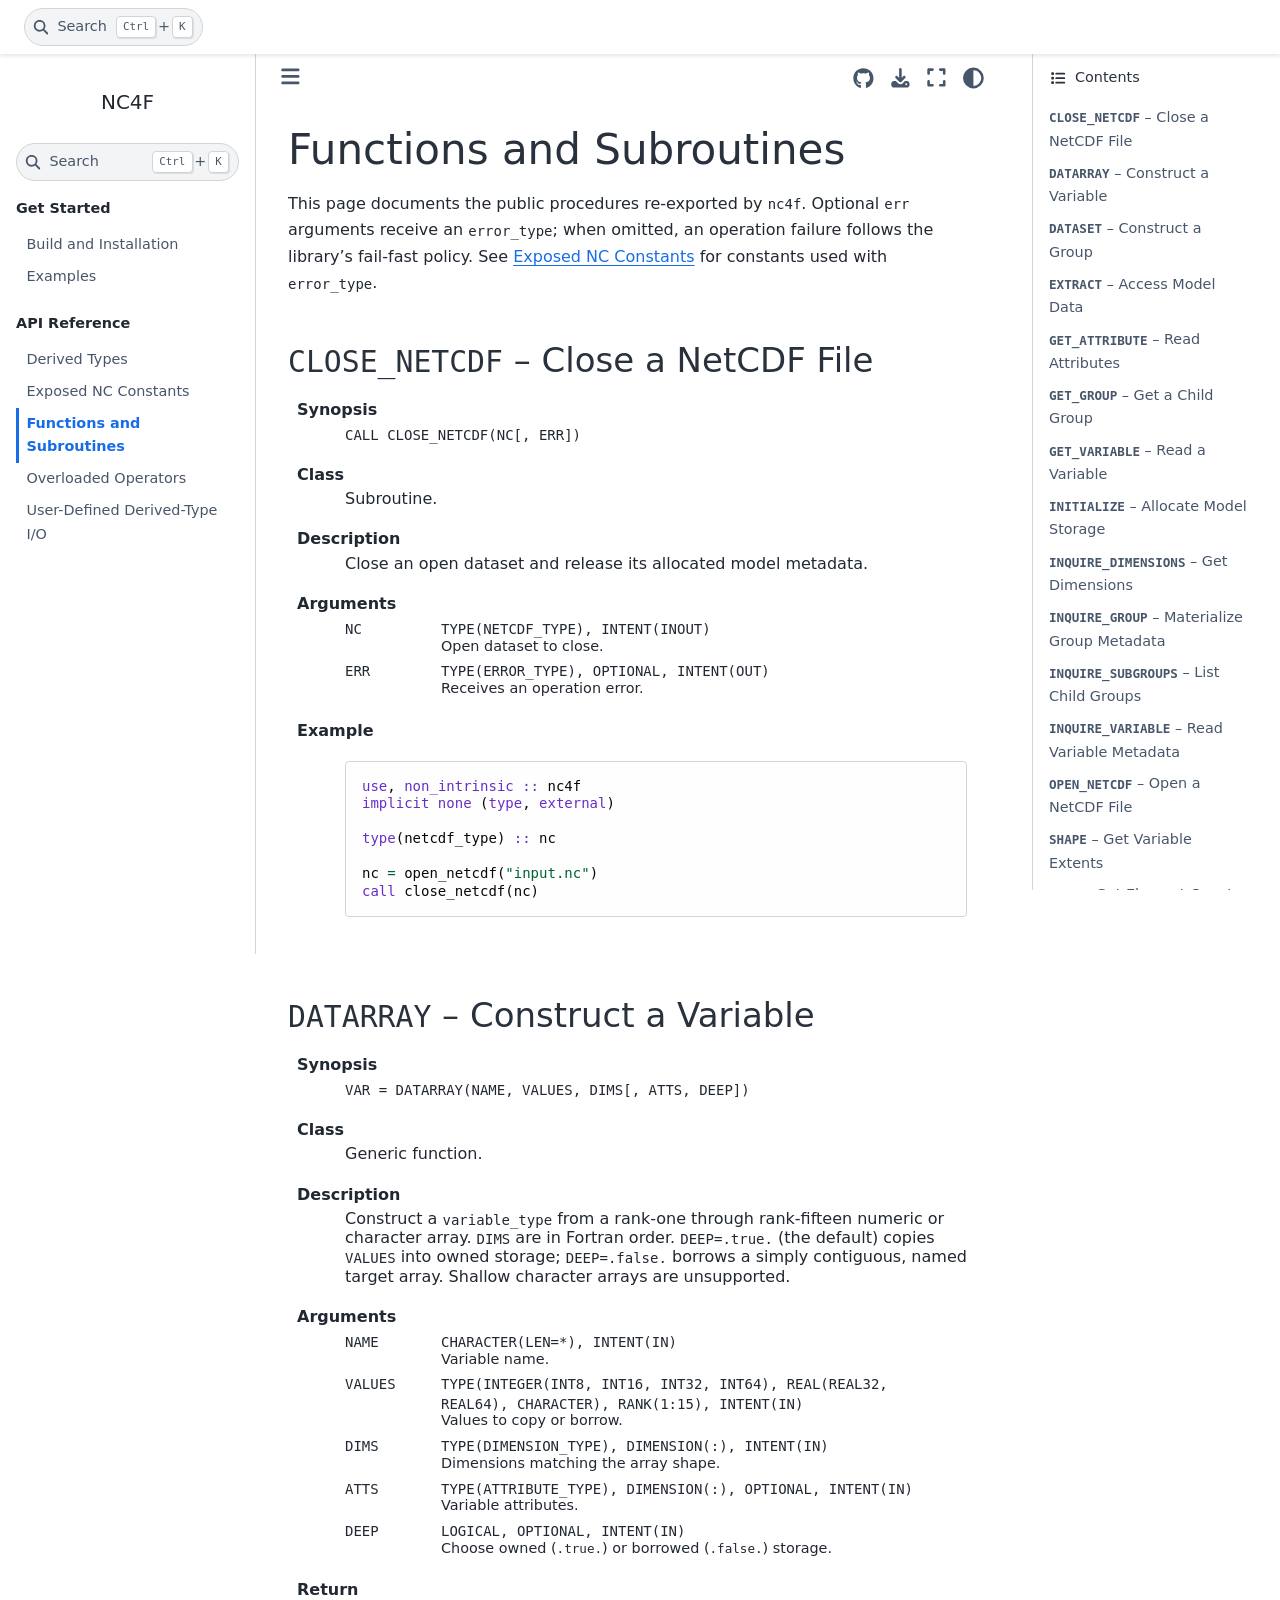
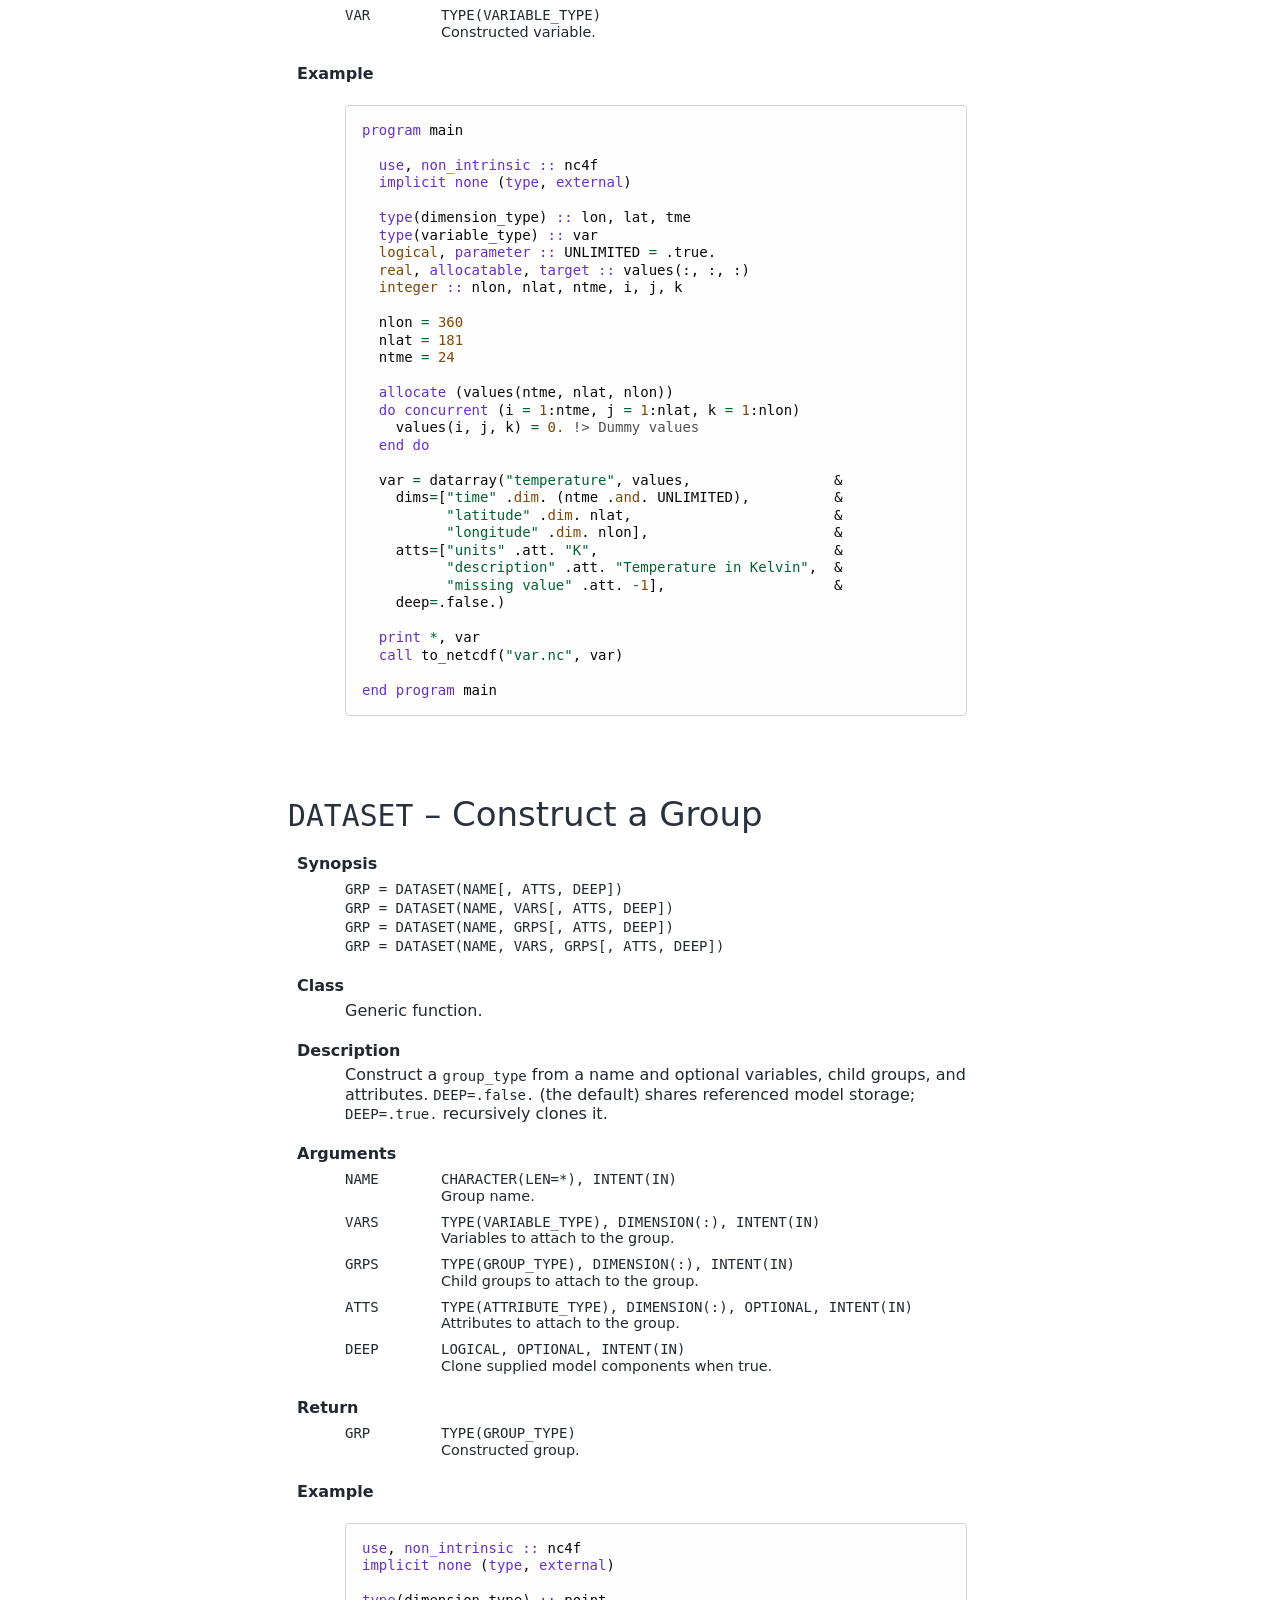
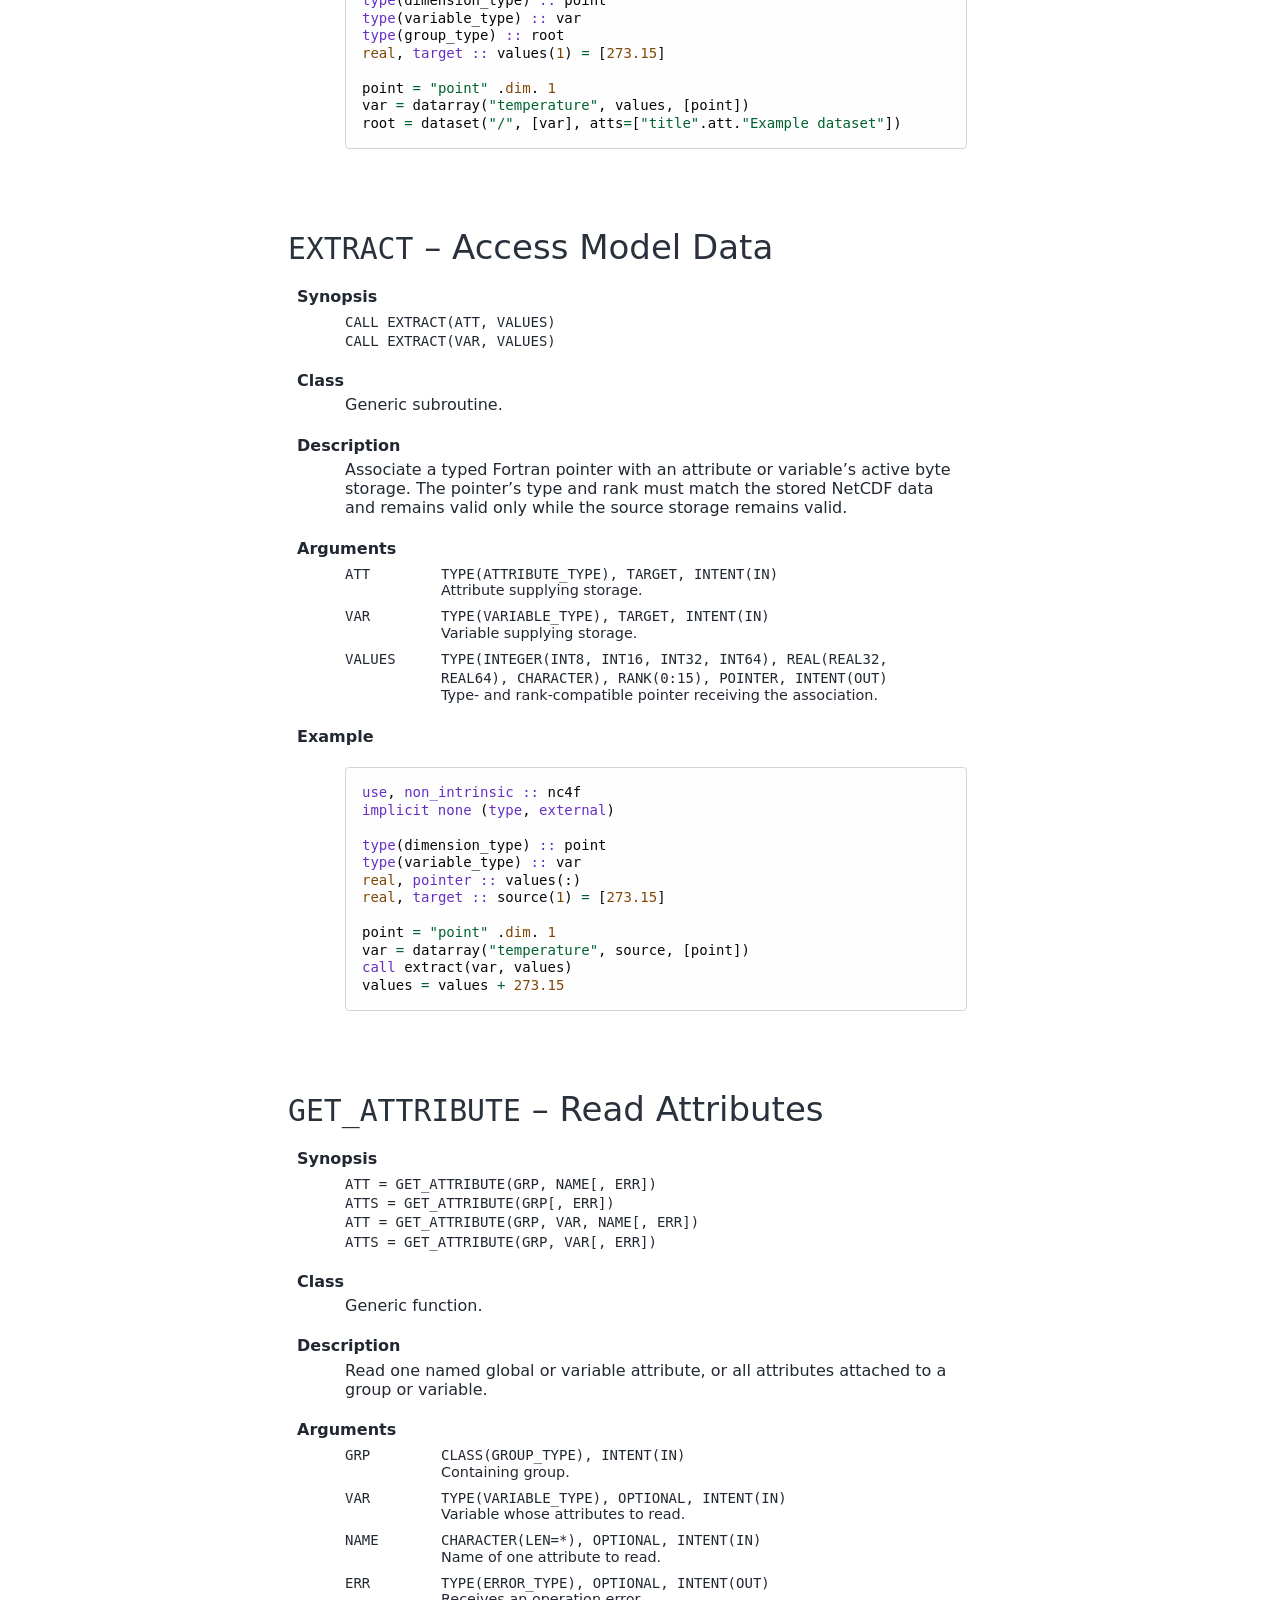
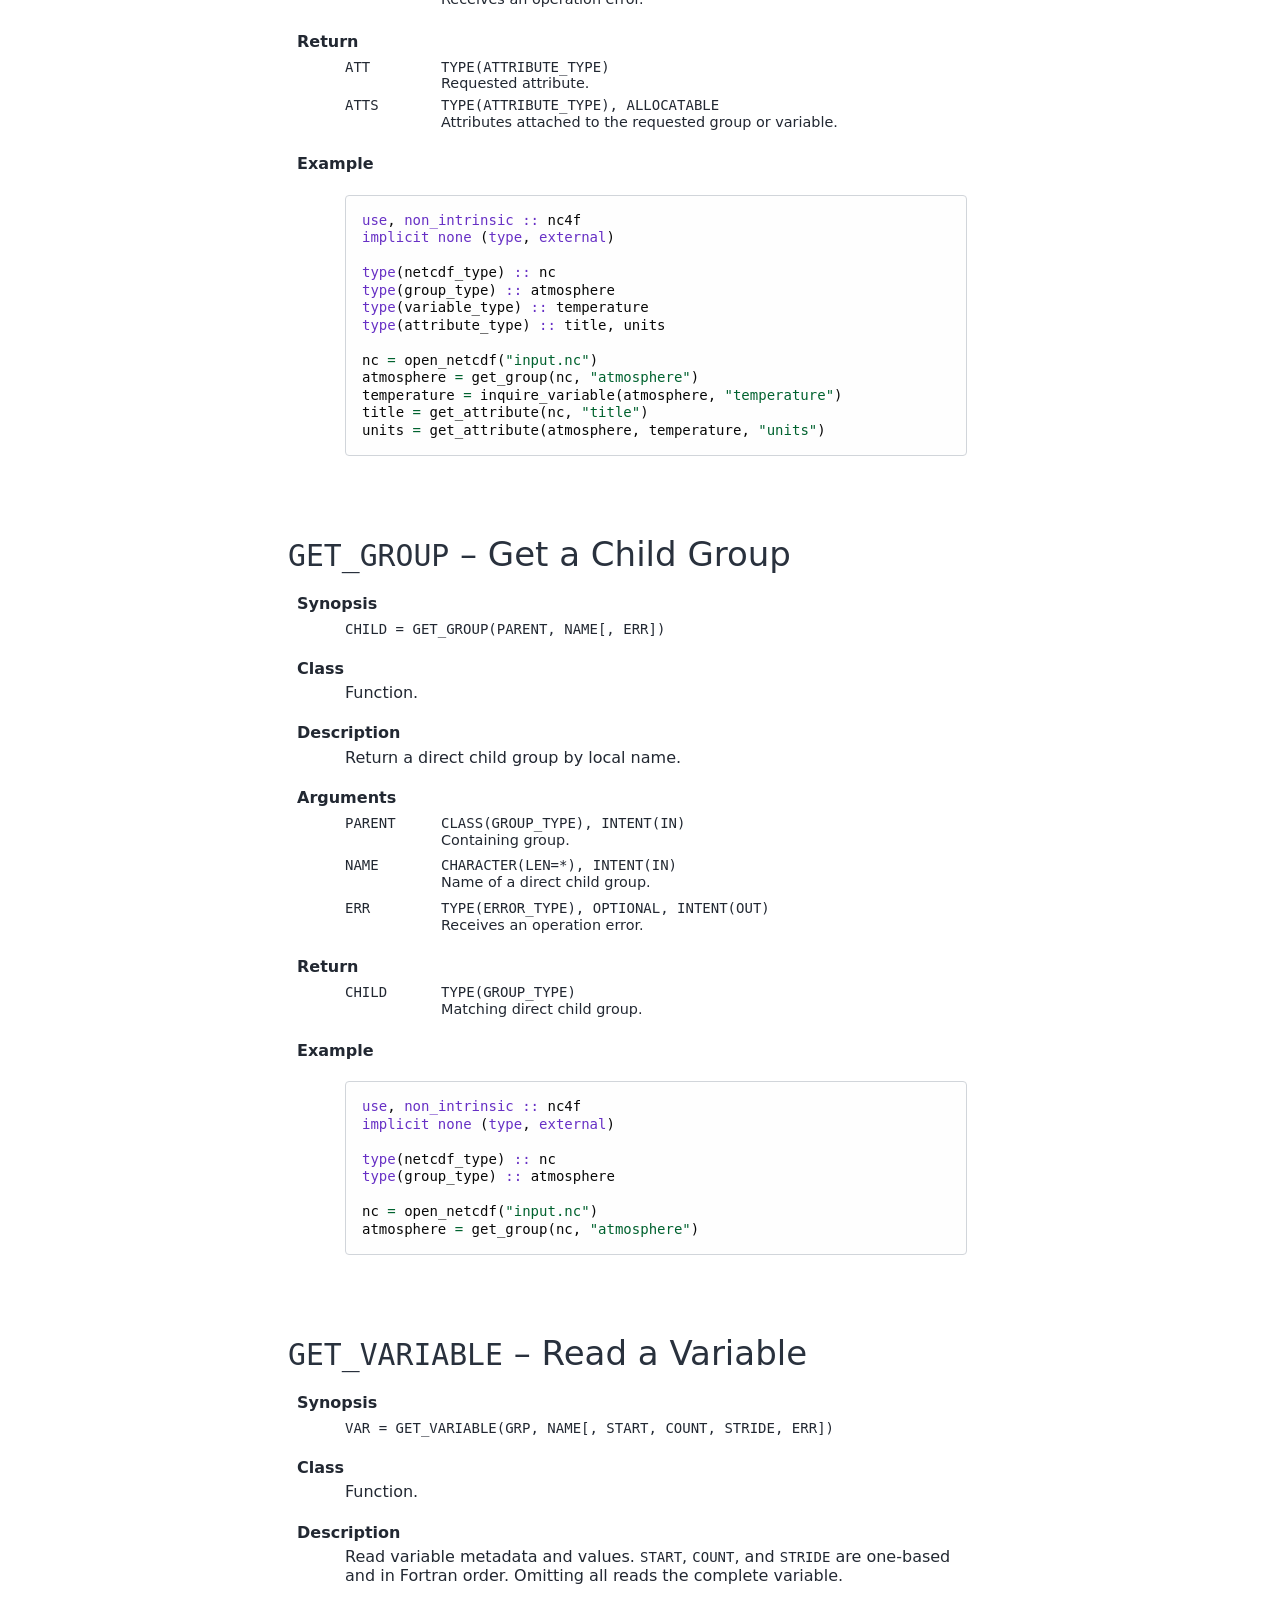
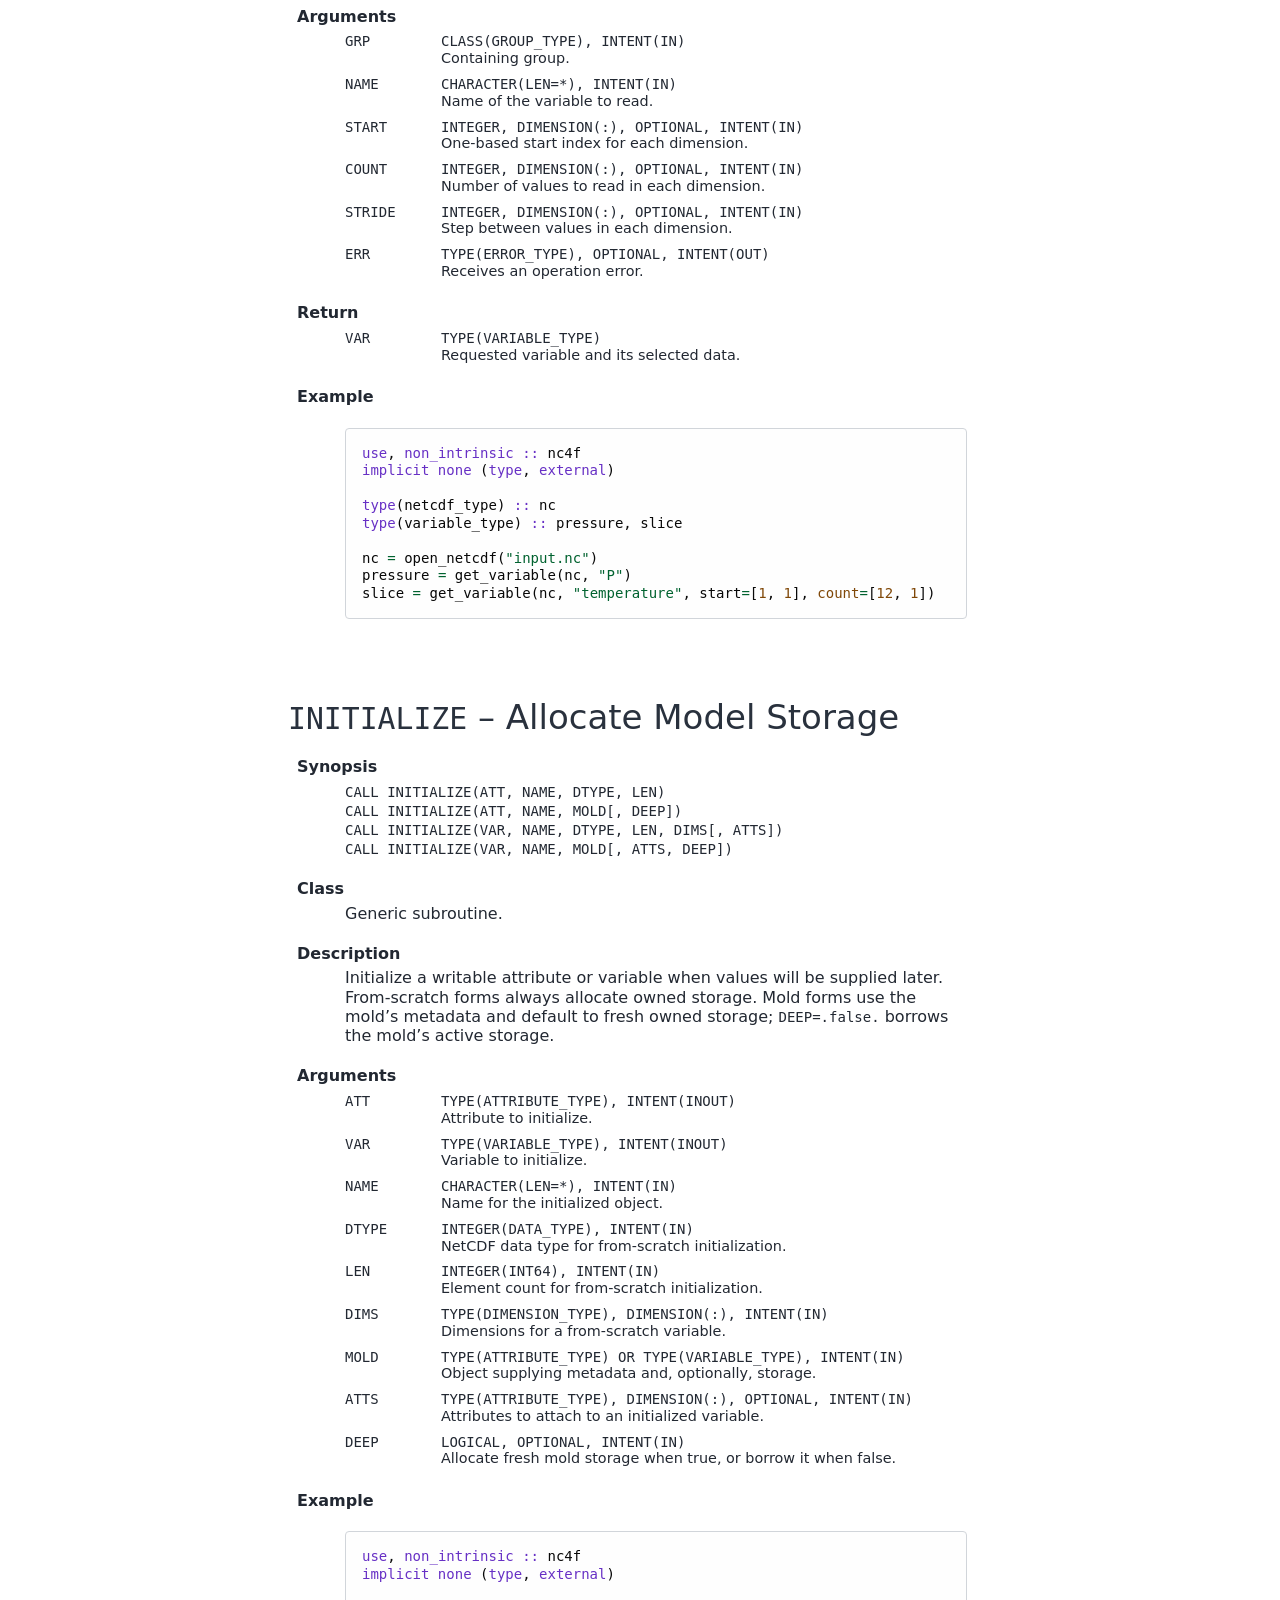
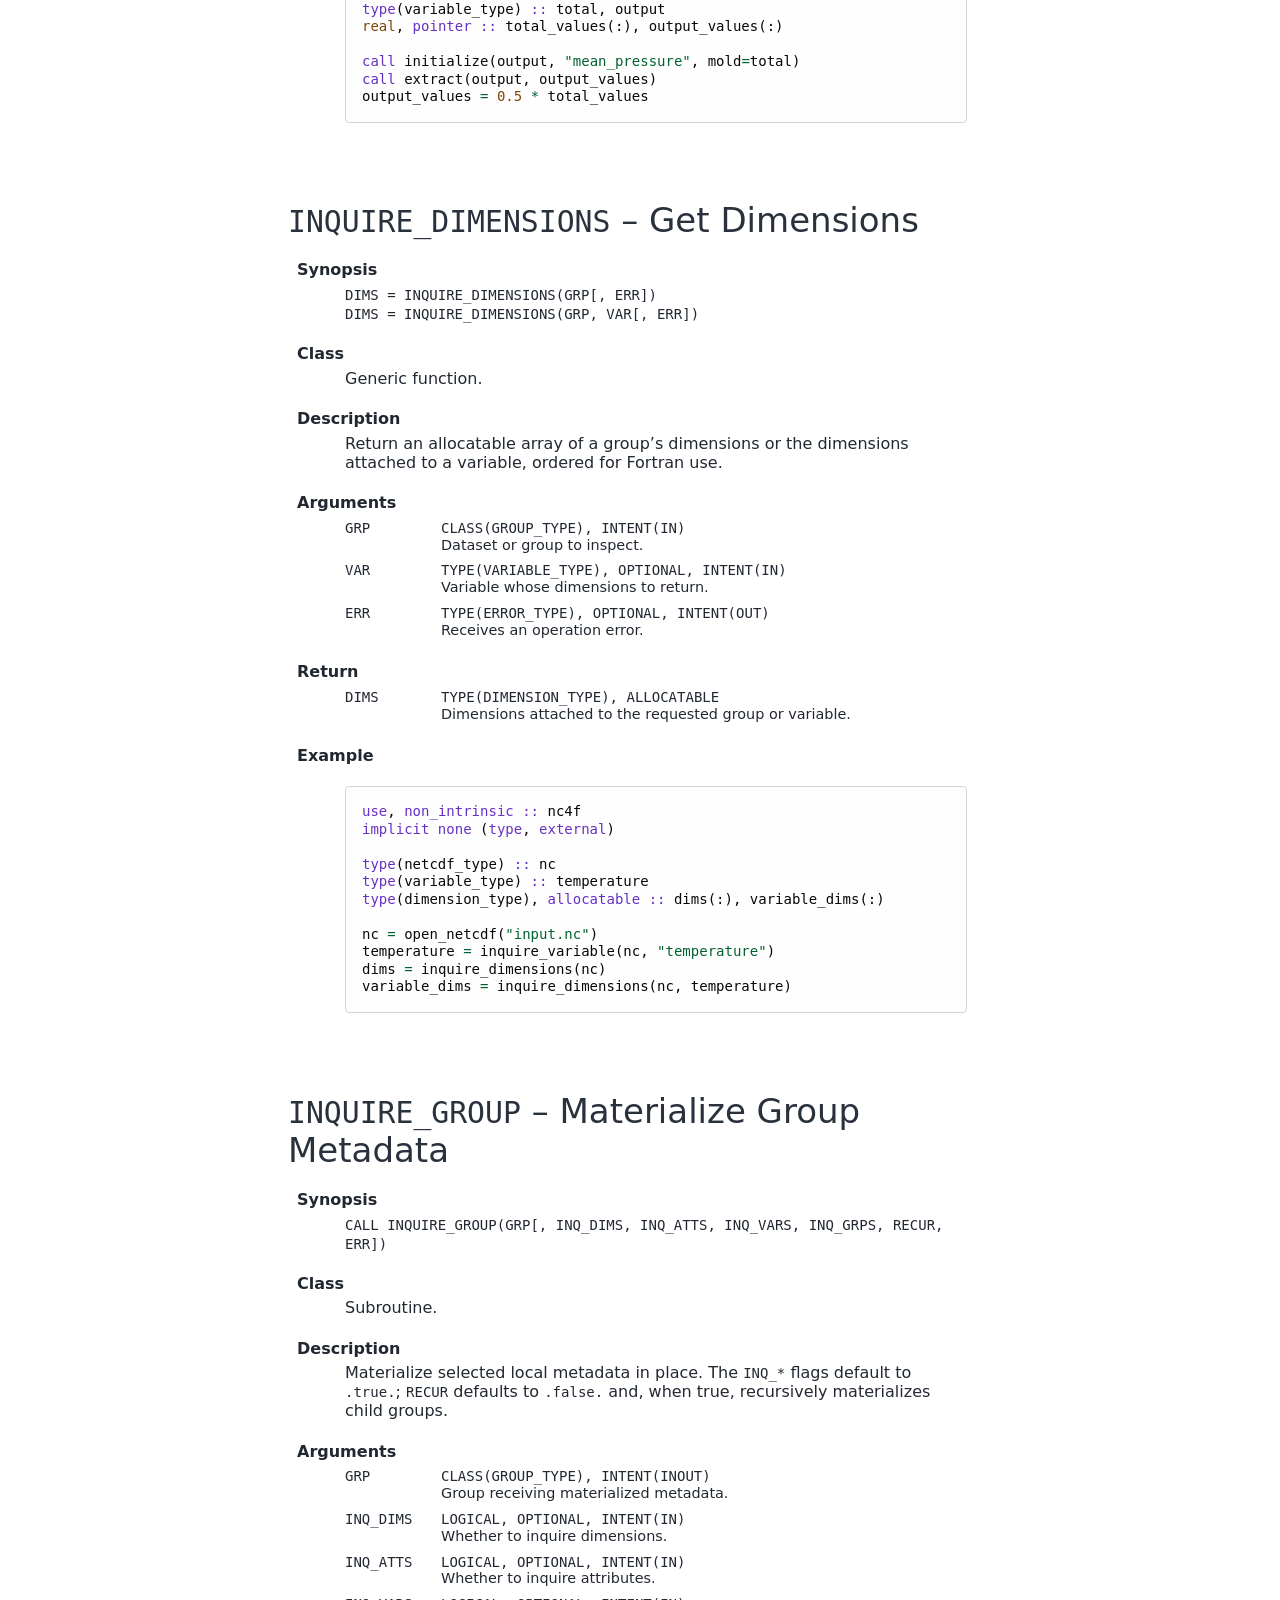
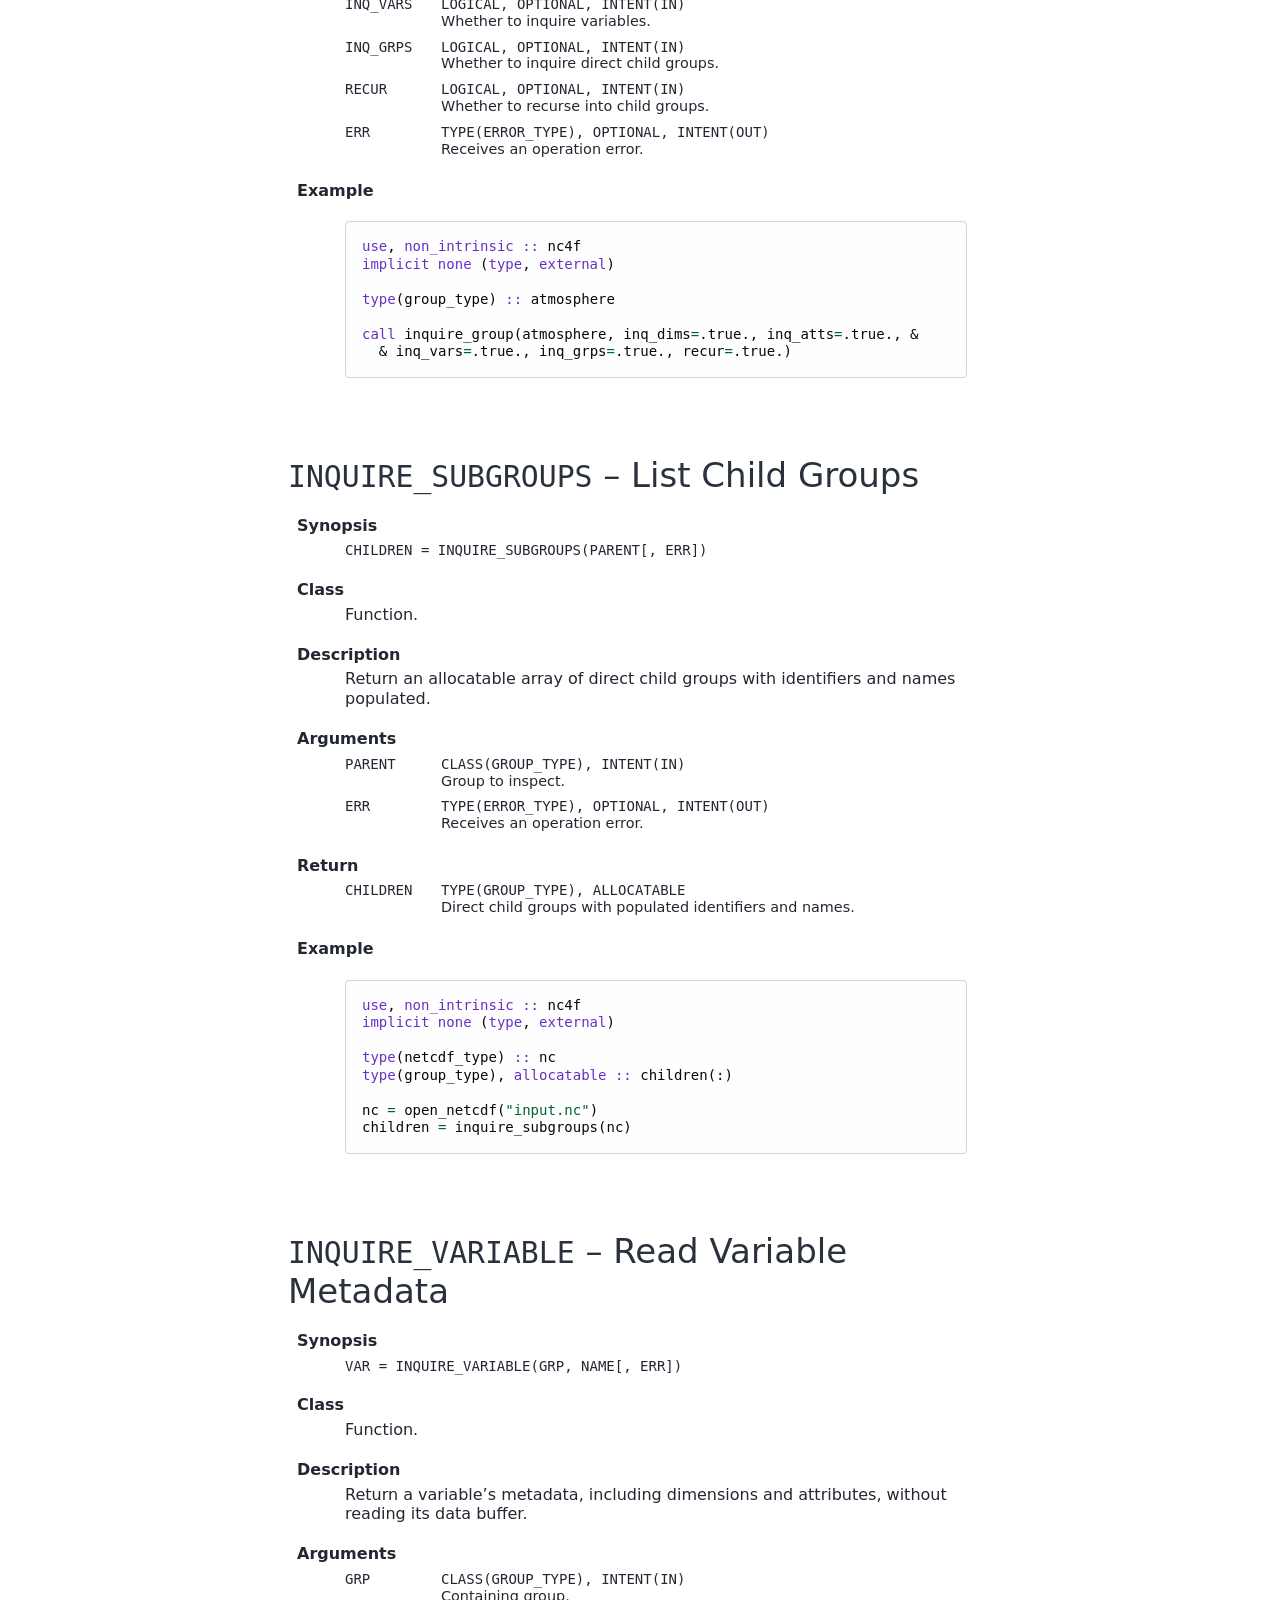
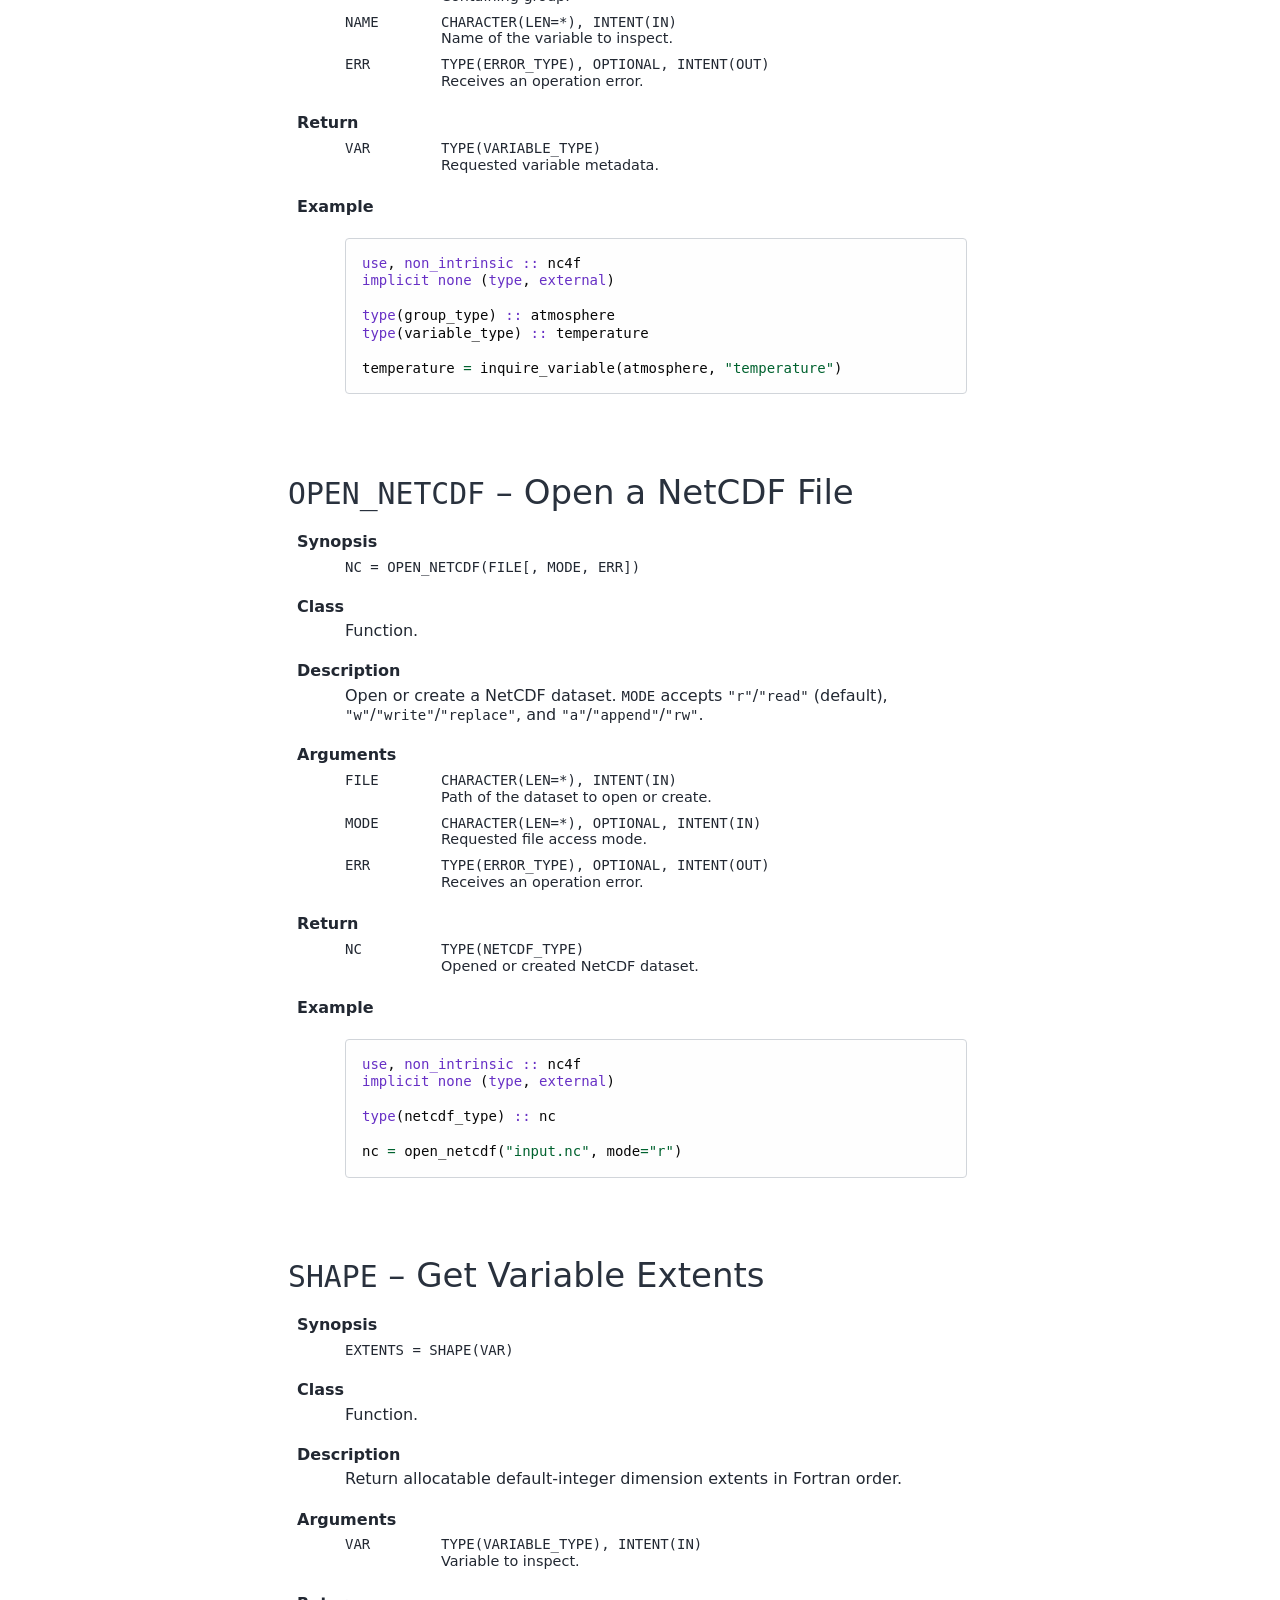
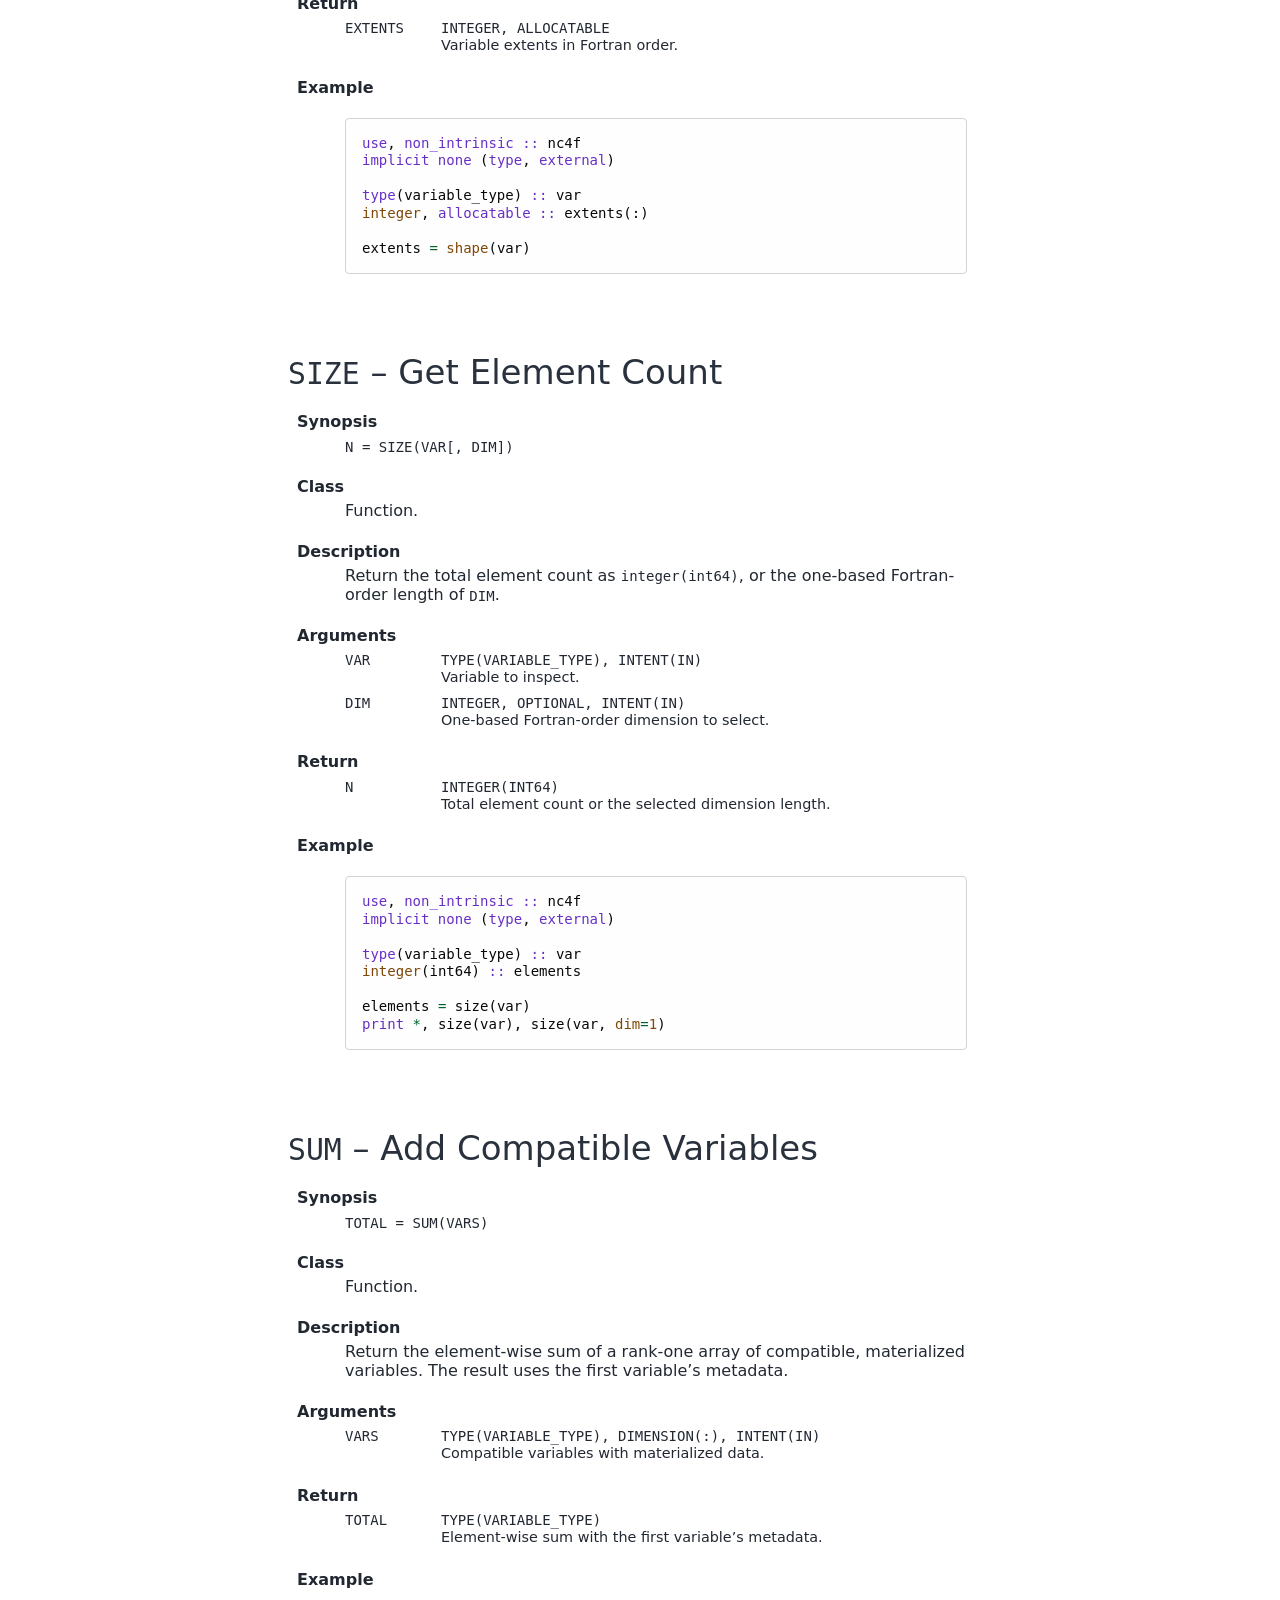
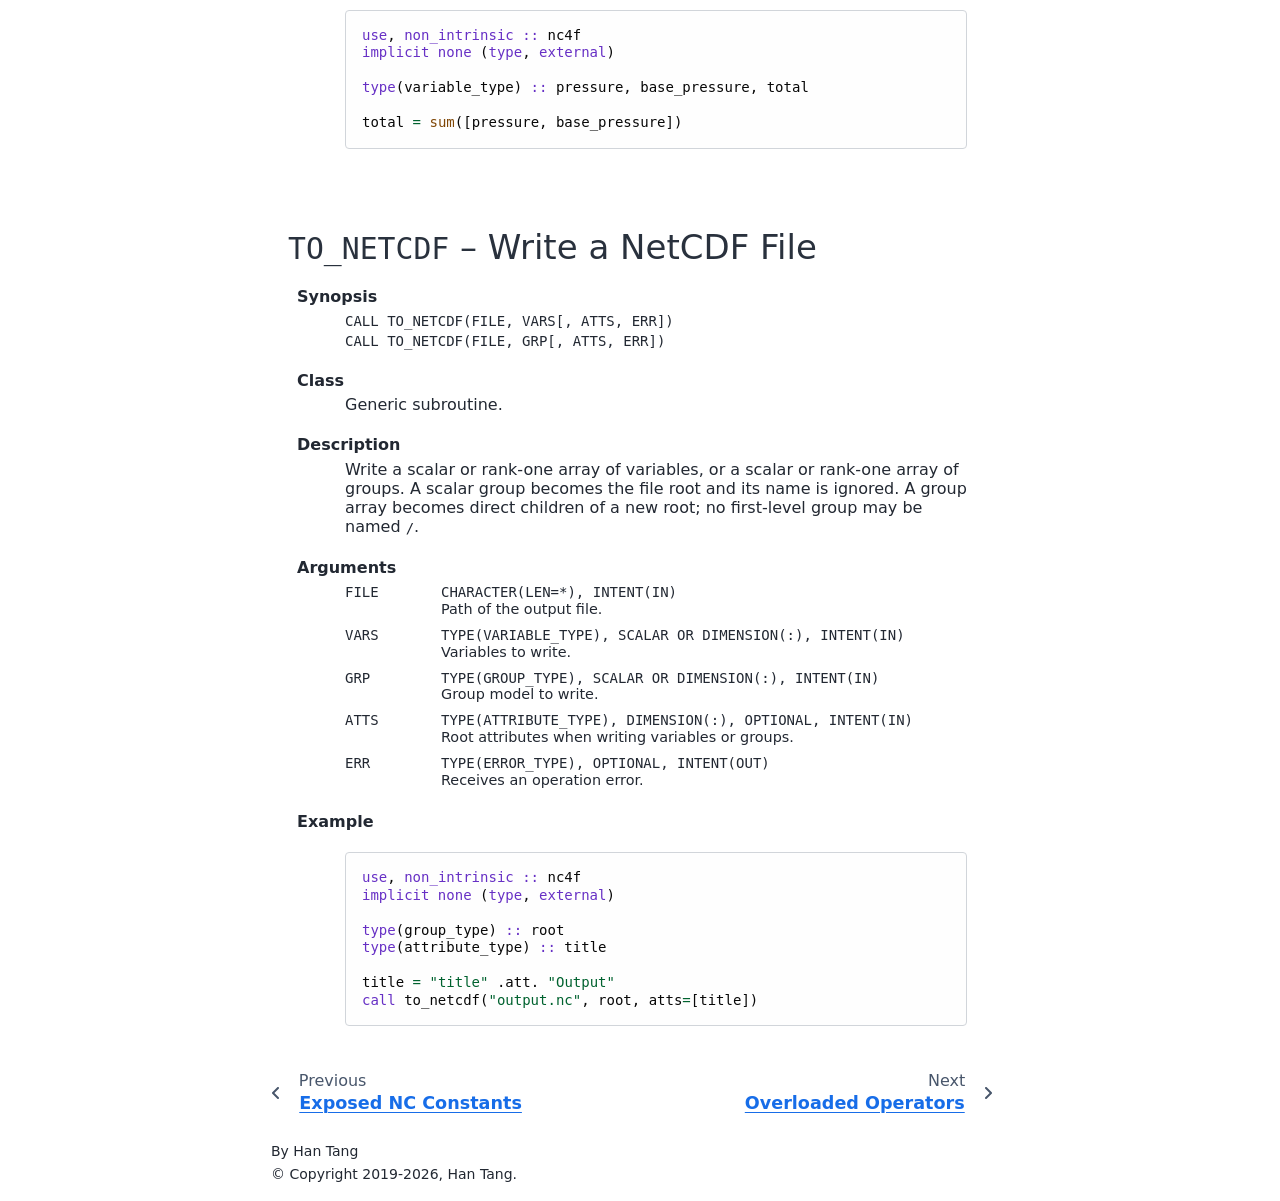
<file: docs/pages/reference/functions-and-subroutines.html>
<!DOCTYPE html>


<html lang="en" data-content_root="../" >

  <head>
    <meta charset="utf-8" />
    <meta name="viewport" content="width=device-width, initial-scale=1.0" /><meta name="viewport" content="width=device-width, initial-scale=1" />

    <title>Functions and Subroutines &#8212; NC4F</title>
  
  
  
  <script data-cfasync="false">
    document.documentElement.dataset.mode = localStorage.getItem("mode") || "";
    document.documentElement.dataset.theme = localStorage.getItem("theme") || "";
  </script>
  <!--
    this give us a css class that will be invisible only if js is disabled
  -->
  <noscript>
    <style>
      .pst-js-only { display: none !important; }

    </style>
  </noscript>
  
  <!-- Loaded before other Sphinx assets -->
  <link href="../_static/styles/theme.css?digest=90905a2f556bf617f1a9" rel="stylesheet" />
<link href="../_static/styles/pydata-sphinx-theme.css?digest=90905a2f556bf617f1a9" rel="stylesheet" />

    <link rel="stylesheet" type="text/css" href="../_static/pygments.css?v=8f2a1f02" />
    <link rel="stylesheet" type="text/css" href="../_static/styles/sphinx-book-theme.css?v=4418a689" />
    <link rel="stylesheet" type="text/css" href="../_static/sphinx-design.min.css?v=95c83b7e" />
    <link rel="stylesheet" type="text/css" href="../_static/custom.css?v=3a28e95d" />
  
  <!-- So that users can add custom icons -->
  <script defer src="../_static/scripts/fontawesome.js?digest=90905a2f556bf617f1a9"></script>
  <!-- Pre-loaded scripts that we'll load fully later -->
  <link rel="preload" as="script" href="../_static/scripts/bootstrap.js?digest=90905a2f556bf617f1a9" />
<link rel="preload" as="script" href="../_static/scripts/pydata-sphinx-theme.js?digest=90905a2f556bf617f1a9" />

    <script src="../_static/documentation_options.js?v=9eb32ce0"></script>
    <script src="../_static/doctools.js?v=fd6eb6e6"></script>
    <script src="../_static/sphinx_highlight.js?v=6ffebe34"></script>
    <script src="../_static/scripts/sphinx-book-theme.js?v=fab101a9"></script>
    <script src="../_static/design-tabs.js?v=f930bc37"></script>
    <script>DOCUMENTATION_OPTIONS.pagename = 'reference/functions-and-subroutines';</script>
    <script>DOCUMENTATION_OPTIONS.search_as_you_type = false;</script>
    <link rel="index" title="Index" href="../genindex.html" />
    <link rel="search" title="Search" href="../search.html" />
    <link rel="next" title="Overloaded Operators" href="operators.html" />
    <link rel="prev" title="Exposed NC Constants" href="exposed-nc-constants.html" />
  <meta name="viewport" content="width=device-width, initial-scale=1"/>
  <meta name="docsearch:language" content="en"/>
  <meta name="docsearch:version" content="" />
  
    
    <script src="../_static/searchtools.js"></script>
    <script src="../_static/language_data.js"></script>
    <script src="../searchindex.js"></script>
  
  </head>
  <body data-default-mode="">
  
  
  <div id="pst-skip-link" class="skip-link d-print-none"><a href="#main-content">Skip to main content</a></div>

  
  <div id="pst-scroll-pixel-helper"></div>
  
  <button type="button" class="btn rounded-pill" id="pst-back-to-top">
    <i class="fa-solid fa-arrow-up"></i>Back to top</button>
  
  
  
  
  <dialog id="pst-search-dialog">
    
<form class="bd-search d-flex align-items-center"
      action="../search.html"
      method="get">
  <i class="fa-solid fa-magnifying-glass"></i>
  <input type="search"
         class="form-control"
         name="q"
         placeholder="Search..."
         aria-label="Search..."
         autocomplete="off"
         autocorrect="off"
         autocapitalize="off"
         spellcheck="false"/>
  <span class="search-button__kbd-shortcut"><kbd class="kbd-shortcut__modifier">Ctrl</kbd>+<kbd>K</kbd></span>
</form>
  </dialog>

  <div class="pst-async-banner-revealer d-none">
  <aside id="bd-header-version-warning" class="d-none d-print-none" aria-label="Version warning"></aside>
</div>

  
    <header id="pst-header" class="bd-header navbar navbar-expand-lg bd-navbar d-print-none">
<div class="bd-header__inner bd-page-width">
  <button class="pst-navbar-icon sidebar-toggle primary-toggle" aria-label="Site navigation">
    <span class="fa-solid fa-bars"></span>
  </button>
  
  
  <div class="col-lg-9 navbar-header-items">
    
    
    <div class="navbar-header-items__end">
      
        <div class="navbar-item navbar-persistent--container">
          

<button class="btn search-button-field search-button__button pst-js-only" title="Search" aria-label="Search" data-bs-placement="bottom" data-bs-toggle="tooltip">
 <i class="fa-solid fa-magnifying-glass"></i>
 <span class="search-button__default-text">Search</span>
 <span class="search-button__kbd-shortcut"><kbd class="kbd-shortcut__modifier">Ctrl</kbd>+<kbd class="kbd-shortcut__modifier">K</kbd></span>
</button>
        </div>
      
      
    </div>
    
  </div>
  
  
    <div class="navbar-persistent--mobile">

<button class="btn search-button-field search-button__button pst-js-only" title="Search" aria-label="Search" data-bs-placement="bottom" data-bs-toggle="tooltip">
 <i class="fa-solid fa-magnifying-glass"></i>
 <span class="search-button__default-text">Search</span>
 <span class="search-button__kbd-shortcut"><kbd class="kbd-shortcut__modifier">Ctrl</kbd>+<kbd class="kbd-shortcut__modifier">K</kbd></span>
</button>
    </div>
  

  
    <button class="pst-navbar-icon sidebar-toggle secondary-toggle" aria-label="On this page">
      <span class="fa-solid fa-outdent"></span>
    </button>
  
</div>

    </header>
  

  <div class="bd-container">
    <div class="bd-container__inner bd-page-width">
      
      
      
      <dialog id="pst-primary-sidebar-modal"></dialog>
      <div id="pst-primary-sidebar" class="bd-sidebar-primary bd-sidebar">
        

  
  <div class="sidebar-header-items sidebar-primary__section">
    
    
    
    
  </div>
  
    <div class="sidebar-primary-items__start sidebar-primary__section">
        <div class="sidebar-primary-item">

  
    
  

<a class="navbar-brand logo" href="../index.html">
  
  
  
  
  
  
    <p class="title logo__title">NC4F</p>
  
</a></div>
        <div class="sidebar-primary-item">

<button class="btn search-button-field search-button__button pst-js-only" title="Search" aria-label="Search" data-bs-placement="bottom" data-bs-toggle="tooltip">
 <i class="fa-solid fa-magnifying-glass"></i>
 <span class="search-button__default-text">Search</span>
 <span class="search-button__kbd-shortcut"><kbd class="kbd-shortcut__modifier">Ctrl</kbd>+<kbd class="kbd-shortcut__modifier">K</kbd></span>
</button></div>
        <div class="sidebar-primary-item"><nav class="bd-links bd-docs-nav" aria-label="Main">
    <div class="bd-toc-item navbar-nav active">
        <p aria-level="2" class="caption" role="heading"><span class="caption-text">Get Started</span></p>
<ul class="nav bd-sidenav">
<li class="toctree-l1"><a class="reference internal" href="../get-started/build-installation.html">Build and Installation</a></li>
<li class="toctree-l1"><a class="reference internal" href="../get-started/first-program.html">Examples</a></li>
</ul>
<p aria-level="2" class="caption" role="heading"><span class="caption-text">API Reference</span></p>
<ul class="current nav bd-sidenav">
<li class="toctree-l1"><a class="reference internal" href="types.html">Derived Types</a></li>
<li class="toctree-l1"><a class="reference internal" href="exposed-nc-constants.html">Exposed NC Constants</a></li>
<li class="toctree-l1 current active"><a class="current reference internal" href="#">Functions and Subroutines</a></li>
<li class="toctree-l1"><a class="reference internal" href="operators.html">Overloaded Operators</a></li>
<li class="toctree-l1"><a class="reference internal" href="derived-type-io.html">User-Defined Derived-Type I/O</a></li>
</ul>

    </div>
</nav></div>
    </div>
  
  
  <div class="sidebar-primary-items__end sidebar-primary__section">
      <div class="sidebar-primary-item">
<div id="ethical-ad-placement"
      class="flat"
      data-ea-publisher="readthedocs"
      data-ea-type="readthedocs-sidebar"
      data-ea-manual="true">
</div></div>
  </div>


      </div>
      
      <main id="main-content" class="bd-main" role="main">
        
        

<div class="sbt-scroll-pixel-helper"></div>

          <div class="bd-content">
            <div class="bd-article-container">
              
              <div class="bd-header-article d-print-none">
<div class="header-article-items header-article__inner">
  
    <div class="header-article-items__start">
      
        <div class="header-article-item"><button class="sidebar-toggle primary-toggle btn btn-sm" title="Toggle primary sidebar" data-bs-placement="bottom" data-bs-toggle="tooltip">
  <span class="fa-solid fa-bars"></span>
</button></div>
      
    </div>
  
  
    <div class="header-article-items__end">
      
        <div class="header-article-item">

<div class="article-header-buttons">





<div class="dropdown dropdown-source-buttons">
  <button class="btn dropdown-toggle" type="button" data-bs-toggle="dropdown" aria-expanded="false" aria-label="Source repositories">
    <i class="fab fa-github"></i>
  </button>
  <ul class="dropdown-menu">
      
      
      
      <li><a href="https://github.com/han190/nc4f.pack" target="_blank"
   class="btn btn-sm btn-source-repository-button dropdown-item"
   title="Source repository"
   data-bs-placement="left" data-bs-toggle="tooltip"
>
  

<span class="btn__icon-container">
  <i class="fab fa-github"></i>
  </span>
<span class="btn__text-container">Repository</span>
</a>
</li>
      
      
      
      
      <li><a href="https://github.com/han190/nc4f.pack/issues/new?title=Issue%20on%20page%20%2Freference/functions-and-subroutines.html&body=Your%20issue%20content%20here." target="_blank"
   class="btn btn-sm btn-source-issues-button dropdown-item"
   title="Open an issue"
   data-bs-placement="left" data-bs-toggle="tooltip"
>
  

<span class="btn__icon-container">
  <i class="fas fa-lightbulb"></i>
  </span>
<span class="btn__text-container">Open issue</span>
</a>
</li>
      
  </ul>
</div>






<div class="dropdown dropdown-download-buttons">
  <button class="btn dropdown-toggle" type="button" data-bs-toggle="dropdown" aria-expanded="false" aria-label="Download this page">
    <i class="fas fa-download"></i>
  </button>
  <ul class="dropdown-menu">
      
      
      
      <li><a href="../_sources/reference/functions-and-subroutines.md" target="_blank"
   class="btn btn-sm btn-download-source-button dropdown-item"
   title="Download source file"
   data-bs-placement="left" data-bs-toggle="tooltip"
>
  

<span class="btn__icon-container">
  <i class="fas fa-file"></i>
  </span>
<span class="btn__text-container">.md</span>
</a>
</li>
      
      
      
      
      <li>
<button onclick="window.print()"
  class="btn btn-sm btn-download-pdf-button dropdown-item"
  title="Print to PDF"
  data-bs-placement="left" data-bs-toggle="tooltip"
>
  

<span class="btn__icon-container">
  <i class="fas fa-file-pdf"></i>
  </span>
<span class="btn__text-container">.pdf</span>
</button>
</li>
      
  </ul>
</div>




<button onclick="toggleFullScreen()"
  class="btn btn-sm btn-fullscreen-button pst-navbar-icon"
  title="Fullscreen mode"
  data-bs-placement="bottom" data-bs-toggle="tooltip"
>
  

<span class="btn__icon-container">
  <i class="fas fa-expand"></i>
  </span>

</button>



<div class="theme-switch-container dropdown pst-js-only" data-bs-toggle="tooltip" data-bs-placement="bottom" title="Color mode">
  <button class="btn btn-sm nav-link pst-navbar-icon theme-switch-button dropdown-toggle" aria-label="Color mode" data-bs-toggle="dropdown">
    <i class="theme-switch fa-solid fa-sun fa-lg fa-fw" data-mode="light" title="Light"></i>
    <i class="theme-switch fa-solid fa-moon fa-lg fa-fw" data-mode="dark" title="Dark"></i>
    <i class="theme-switch fa-solid fa-circle-half-stroke fa-lg fa-fw" data-mode="auto" title="System Settings"></i>
  </button>
  <ul class="dropdown-menu dropdown-menu-end">
    <li><button class="dropdown-item d-flex align-items-center theme-change-button" data-mode="auto"><i class="fa-solid fa-circle-half-stroke fa-lg fa-fw me-1"></i>System Settings</button></li>
    <li><button class="dropdown-item d-flex align-items-center theme-change-button" data-mode="light"><i class="fa-solid fa-sun fa-lg fa-fw me-1"></i>Light</button></li>
    <li><button class="dropdown-item d-flex align-items-center theme-change-button" data-mode="dark"><i class="fa-solid fa-moon fa-lg fa-fw me-1"></i>Dark</button></li>
  </ul>
</div>


<button class="btn btn-sm pst-navbar-icon search-button search-button__button pst-js-only" title="Search" aria-label="Search" data-bs-placement="bottom" data-bs-toggle="tooltip">
    <i class="fa-solid fa-magnifying-glass fa-lg"></i>
</button>
<button class="sidebar-toggle secondary-toggle btn btn-sm pst-navbar-icon" title="Toggle secondary sidebar" data-bs-placement="bottom" data-bs-toggle="tooltip">
    <span class="fa-solid fa-list"></span>
</button>
</div></div>
      
    </div>
  
</div>
</div>
              
              

<div id="jb-print-docs-body" class="onlyprint">
    <h1>Functions and Subroutines</h1>
    <!-- Table of contents -->
    <div id="print-main-content">
        <div id="jb-print-toc">
            
            <div>
                <h2> Contents </h2>
            </div>
            <nav aria-label="Page">
                <ul class="pst-show_toc_level nav section-nav flex-column">
<li class="toc-h2 nav-item toc-entry"><a class="reference internal nav-link" href="#close-netcdf-close-a-netcdf-file"><code class="docutils literal notranslate"><span class="pre">CLOSE_NETCDF</span></code> – Close a NetCDF File</a></li>
<li class="toc-h2 nav-item toc-entry"><a class="reference internal nav-link" href="#datarray-construct-a-variable"><code class="docutils literal notranslate"><span class="pre">DATARRAY</span></code> – Construct a Variable</a></li>
<li class="toc-h2 nav-item toc-entry"><a class="reference internal nav-link" href="#dataset-construct-a-group"><code class="docutils literal notranslate"><span class="pre">DATASET</span></code> – Construct a Group</a></li>
<li class="toc-h2 nav-item toc-entry"><a class="reference internal nav-link" href="#extract-access-model-data"><code class="docutils literal notranslate"><span class="pre">EXTRACT</span></code> – Access Model Data</a></li>
<li class="toc-h2 nav-item toc-entry"><a class="reference internal nav-link" href="#get-attribute-read-attributes"><code class="docutils literal notranslate"><span class="pre">GET_ATTRIBUTE</span></code> – Read Attributes</a></li>
<li class="toc-h2 nav-item toc-entry"><a class="reference internal nav-link" href="#get-group-get-a-child-group"><code class="docutils literal notranslate"><span class="pre">GET_GROUP</span></code> – Get a Child Group</a></li>
<li class="toc-h2 nav-item toc-entry"><a class="reference internal nav-link" href="#get-variable-read-a-variable"><code class="docutils literal notranslate"><span class="pre">GET_VARIABLE</span></code> – Read a Variable</a></li>
<li class="toc-h2 nav-item toc-entry"><a class="reference internal nav-link" href="#initialize-allocate-model-storage"><code class="docutils literal notranslate"><span class="pre">INITIALIZE</span></code> – Allocate Model Storage</a></li>
<li class="toc-h2 nav-item toc-entry"><a class="reference internal nav-link" href="#inquire-dimensions-get-dimensions"><code class="docutils literal notranslate"><span class="pre">INQUIRE_DIMENSIONS</span></code> – Get Dimensions</a></li>
<li class="toc-h2 nav-item toc-entry"><a class="reference internal nav-link" href="#inquire-group-materialize-group-metadata"><code class="docutils literal notranslate"><span class="pre">INQUIRE_GROUP</span></code> – Materialize Group Metadata</a></li>
<li class="toc-h2 nav-item toc-entry"><a class="reference internal nav-link" href="#inquire-subgroups-list-child-groups"><code class="docutils literal notranslate"><span class="pre">INQUIRE_SUBGROUPS</span></code> – List Child Groups</a></li>
<li class="toc-h2 nav-item toc-entry"><a class="reference internal nav-link" href="#inquire-variable-read-variable-metadata"><code class="docutils literal notranslate"><span class="pre">INQUIRE_VARIABLE</span></code> – Read Variable Metadata</a></li>
<li class="toc-h2 nav-item toc-entry"><a class="reference internal nav-link" href="#open-netcdf-open-a-netcdf-file"><code class="docutils literal notranslate"><span class="pre">OPEN_NETCDF</span></code> – Open a NetCDF File</a></li>
<li class="toc-h2 nav-item toc-entry"><a class="reference internal nav-link" href="#shape-get-variable-extents"><code class="docutils literal notranslate"><span class="pre">SHAPE</span></code> – Get Variable Extents</a></li>
<li class="toc-h2 nav-item toc-entry"><a class="reference internal nav-link" href="#size-get-element-count"><code class="docutils literal notranslate"><span class="pre">SIZE</span></code> – Get Element Count</a></li>
<li class="toc-h2 nav-item toc-entry"><a class="reference internal nav-link" href="#sum-add-compatible-variables"><code class="docutils literal notranslate"><span class="pre">SUM</span></code> – Add Compatible Variables</a></li>
<li class="toc-h2 nav-item toc-entry"><a class="reference internal nav-link" href="#to-netcdf-write-a-netcdf-file"><code class="docutils literal notranslate"><span class="pre">TO_NETCDF</span></code> – Write a NetCDF File</a></li>
</ul>
            </nav>
        </div>
    </div>
</div>

              
                
<div id="searchbox"></div>
                <article class="bd-article">
                  
  <section id="functions-and-subroutines">
<h1>Functions and Subroutines<a class="headerlink" href="#functions-and-subroutines" title="Link to this heading">#</a></h1>
<p>This page documents the public procedures re-exported by <code class="docutils literal notranslate"><span class="pre">nc4f</span></code>. Optional
<code class="docutils literal notranslate"><span class="pre">err</span></code> arguments receive an <code class="docutils literal notranslate"><span class="pre">error_type</span></code>; when omitted, an operation failure
follows the library’s fail-fast policy. See <a class="reference internal" href="exposed-nc-constants.html"><span class="std std-doc">Exposed NC
Constants</span></a> for constants used with <code class="docutils literal notranslate"><span class="pre">error_type</span></code>.</p>
<section id="close-netcdf-close-a-netcdf-file">
<h2><code class="docutils literal notranslate"><span class="pre">CLOSE_NETCDF</span></code> – Close a NetCDF File<a class="headerlink" href="#close-netcdf-close-a-netcdf-file" title="Link to this heading">#</a></h2>
<div class="pst-scrollable-table-container"><table class="table">
<thead>
<tr class="row-odd"><th class="head text-left"><p>Synopsis</p></th>
</tr>
</thead>
<tbody>
<tr class="row-even"><td class="text-left"><p><span class="ind3"><code class="docutils literal notranslate"><span class="pre">CALL</span> <span class="pre">CLOSE_NETCDF(NC[,</span> <span class="pre">ERR])</span></code></span></p></td>
</tr>
</tbody>
</table>
</div>
<div class="pst-scrollable-table-container"><table class="table">
<thead>
<tr class="row-odd"><th class="head text-left"><p>Class</p></th>
</tr>
</thead>
<tbody>
<tr class="row-even"><td class="text-left"><p><span class="ind3">Subroutine.</span></p></td>
</tr>
</tbody>
</table>
</div>
<div class="pst-scrollable-table-container"><table class="table">
<thead>
<tr class="row-odd"><th class="head text-left"><p>Description</p></th>
</tr>
</thead>
<tbody>
<tr class="row-even"><td class="text-left"><p><span class="ind3">Close an open dataset and release its allocated model metadata.</span></p></td>
</tr>
</tbody>
</table>
</div>
<div class="pst-scrollable-table-container"><table class="table">
<thead>
<tr class="row-odd"><th class="head text-left"><p>Arguments</p></th>
</tr>
</thead>
<tbody>
<tr class="row-even"><td class="text-left"><p><span class="grid"><span><code class="docutils literal notranslate"><span class="pre">NC</span></code></span><span><code class="docutils literal notranslate"><span class="pre">type(netcdf_type),</span> <span class="pre">INTENT(inout)</span></code></span></span><br><span class="ind6">Open dataset to close.</span></p></td>
</tr>
<tr class="row-odd"><td class="text-left"><p><span class="grid"><span><code class="docutils literal notranslate"><span class="pre">ERR</span></code></span><span><code class="docutils literal notranslate"><span class="pre">type(error_type),</span> <span class="pre">OPTIONAL,</span> <span class="pre">INTENT(out)</span></code></span></span><br><span class="ind6">Receives an operation error.</span></p></td>
</tr>
</tbody>
</table>
</div>
<div class="pst-scrollable-table-container"><table class="example-table table">
<thead>
<tr class="row-odd"><th class="head"><p>Example</p></th>
</tr>
</thead>
<tbody>
<tr class="row-even"><td><div class="highlight-fortran notranslate"><div class="highlight"><pre><span></span><span class="k">use</span><span class="p">,</span><span class="w"> </span><span class="k">non_intrinsic</span><span class="w"> </span><span class="kd">::</span><span class="w"> </span><span class="n">nc4f</span>
<span class="k">implicit none</span><span class="w"> </span><span class="p">(</span><span class="k">type</span><span class="p">,</span><span class="w"> </span><span class="k">external</span><span class="p">)</span>

<span class="k">type</span><span class="p">(</span><span class="n">netcdf_type</span><span class="p">)</span><span class="w"> </span><span class="kd">::</span><span class="w"> </span><span class="n">nc</span>

<span class="n">nc</span><span class="w"> </span><span class="o">=</span><span class="w"> </span><span class="n">open_netcdf</span><span class="p">(</span><span class="s2">"input.nc"</span><span class="p">)</span>
<span class="k">call </span><span class="n">close_netcdf</span><span class="p">(</span><span class="n">nc</span><span class="p">)</span>
</pre></div>
</div>
</td>
</tr>
</tbody>
</table>
</div>
</section>
<section id="datarray-construct-a-variable">
<h2><code class="docutils literal notranslate"><span class="pre">DATARRAY</span></code> – Construct a Variable<a class="headerlink" href="#datarray-construct-a-variable" title="Link to this heading">#</a></h2>
<div class="pst-scrollable-table-container"><table class="table">
<thead>
<tr class="row-odd"><th class="head text-left"><p>Synopsis</p></th>
</tr>
</thead>
<tbody>
<tr class="row-even"><td class="text-left"><p><span class="ind3"><code class="docutils literal notranslate"><span class="pre">VAR</span> <span class="pre">=</span> <span class="pre">DATARRAY(NAME,</span> <span class="pre">VALUES,</span> <span class="pre">DIMS[,</span> <span class="pre">ATTS,</span> <span class="pre">DEEP])</span></code></span></p></td>
</tr>
</tbody>
</table>
</div>
<div class="pst-scrollable-table-container"><table class="table">
<thead>
<tr class="row-odd"><th class="head text-left"><p>Class</p></th>
</tr>
</thead>
<tbody>
<tr class="row-even"><td class="text-left"><p><span class="ind3">Generic function.</span></p></td>
</tr>
</tbody>
</table>
</div>
<div class="pst-scrollable-table-container"><table class="table">
<thead>
<tr class="row-odd"><th class="head text-left"><p>Description</p></th>
</tr>
</thead>
<tbody>
<tr class="row-even"><td class="text-left"><p><span class="ind3">Construct a <code class="docutils literal notranslate"><span class="pre">variable_type</span></code> from a rank-one through rank-fifteen numeric or character array. <code class="docutils literal notranslate"><span class="pre">DIMS</span></code> are in Fortran order. <code class="docutils literal notranslate"><span class="pre">DEEP=.true.</span></code> (the default) copies <code class="docutils literal notranslate"><span class="pre">VALUES</span></code> into owned storage; <code class="docutils literal notranslate"><span class="pre">DEEP=.false.</span></code> borrows a simply contiguous, named target array. Shallow character arrays are unsupported.</span></p></td>
</tr>
</tbody>
</table>
</div>
<div class="pst-scrollable-table-container"><table class="table">
<thead>
<tr class="row-odd"><th class="head text-left"><p>Arguments</p></th>
</tr>
</thead>
<tbody>
<tr class="row-even"><td class="text-left"><p><span class="grid"><span><code class="docutils literal notranslate"><span class="pre">NAME</span></code></span><span><code class="docutils literal notranslate"><span class="pre">character(len=*),</span> <span class="pre">INTENT(in)</span></code></span></span><br><span class="ind6">Variable name.</span></p></td>
</tr>
<tr class="row-odd"><td class="text-left"><p><span class="grid"><span><code class="docutils literal notranslate"><span class="pre">VALUES</span></code></span><span><code class="docutils literal notranslate"><span class="pre">TYPE(INTEGER(INT8,</span> <span class="pre">INT16,</span> <span class="pre">INT32,</span> <span class="pre">INT64),</span> <span class="pre">REAL(REAL32,</span> <span class="pre">REAL64),</span> <span class="pre">CHARACTER),</span> <span class="pre">RANK(1:15),</span> <span class="pre">INTENT(IN)</span></code></span></span><br><span class="ind6">Values to copy or borrow.</span></p></td>
</tr>
<tr class="row-even"><td class="text-left"><p><span class="grid"><span><code class="docutils literal notranslate"><span class="pre">DIMS</span></code></span><span><code class="docutils literal notranslate"><span class="pre">type(dimension_type),</span> <span class="pre">DIMENSION(:),</span> <span class="pre">INTENT(in)</span></code></span></span><br><span class="ind6">Dimensions matching the array shape.</span></p></td>
</tr>
<tr class="row-odd"><td class="text-left"><p><span class="grid"><span><code class="docutils literal notranslate"><span class="pre">ATTS</span></code></span><span><code class="docutils literal notranslate"><span class="pre">type(attribute_type),</span> <span class="pre">DIMENSION(:),</span> <span class="pre">OPTIONAL,</span> <span class="pre">INTENT(in)</span></code></span></span><br><span class="ind6">Variable attributes.</span></p></td>
</tr>
<tr class="row-even"><td class="text-left"><p><span class="grid"><span><code class="docutils literal notranslate"><span class="pre">DEEP</span></code></span><span><code class="docutils literal notranslate"><span class="pre">logical,</span> <span class="pre">OPTIONAL,</span> <span class="pre">INTENT(in)</span></code></span></span><br><span class="ind6">Choose owned (<code class="docutils literal notranslate"><span class="pre">.true.</span></code>) or borrowed (<code class="docutils literal notranslate"><span class="pre">.false.</span></code>) storage.</span></p></td>
</tr>
</tbody>
</table>
</div>
<div class="pst-scrollable-table-container"><table class="table">
<thead>
<tr class="row-odd"><th class="head text-left"><p>Return</p></th>
</tr>
</thead>
<tbody>
<tr class="row-even"><td class="text-left"><p><span class="grid"><span><code class="docutils literal notranslate"><span class="pre">VAR</span></code></span><span><code class="docutils literal notranslate"><span class="pre">type(variable_type)</span></code></span></span><br><span class="ind6">Constructed variable.</span></p></td>
</tr>
</tbody>
</table>
</div>
<div class="pst-scrollable-table-container"><table class="example-table table">
<thead>
<tr class="row-odd"><th class="head"><p>Example</p></th>
</tr>
</thead>
<tbody>
<tr class="row-even"><td><div class="highlight-fortran notranslate"><div class="highlight"><pre><span></span><span class="k">program </span><span class="n">main</span>

<span class="w">  </span><span class="k">use</span><span class="p">,</span><span class="w"> </span><span class="k">non_intrinsic</span><span class="w"> </span><span class="kd">::</span><span class="w"> </span><span class="n">nc4f</span>
<span class="w">  </span><span class="k">implicit none</span><span class="w"> </span><span class="p">(</span><span class="k">type</span><span class="p">,</span><span class="w"> </span><span class="k">external</span><span class="p">)</span>

<span class="w">  </span><span class="k">type</span><span class="p">(</span><span class="n">dimension_type</span><span class="p">)</span><span class="w"> </span><span class="kd">::</span><span class="w"> </span><span class="n">lon</span><span class="p">,</span><span class="w"> </span><span class="n">lat</span><span class="p">,</span><span class="w"> </span><span class="n">tme</span>
<span class="w">  </span><span class="k">type</span><span class="p">(</span><span class="n">variable_type</span><span class="p">)</span><span class="w"> </span><span class="kd">::</span><span class="w"> </span><span class="n">var</span>
<span class="w">  </span><span class="kt">logical</span><span class="p">,</span><span class="w"> </span><span class="k">parameter</span><span class="w"> </span><span class="kd">::</span><span class="w"> </span><span class="n">UNLIMITED</span><span class="w"> </span><span class="o">=</span><span class="w"> </span><span class="p">.</span><span class="n">true</span><span class="p">.</span>
<span class="w">  </span><span class="kt">real</span><span class="p">,</span><span class="w"> </span><span class="k">allocatable</span><span class="p">,</span><span class="w"> </span><span class="k">target</span><span class="w"> </span><span class="kd">::</span><span class="w"> </span><span class="n">values</span><span class="p">(:,</span><span class="w"> </span><span class="p">:,</span><span class="w"> </span><span class="p">:)</span>
<span class="w">  </span><span class="kt">integer</span><span class="w"> </span><span class="kd">::</span><span class="w"> </span><span class="n">nlon</span><span class="p">,</span><span class="w"> </span><span class="n">nlat</span><span class="p">,</span><span class="w"> </span><span class="n">ntme</span><span class="p">,</span><span class="w"> </span><span class="n">i</span><span class="p">,</span><span class="w"> </span><span class="n">j</span><span class="p">,</span><span class="w"> </span><span class="n">k</span>

<span class="w">  </span><span class="n">nlon</span><span class="w"> </span><span class="o">=</span><span class="w"> </span><span class="mi">360</span>
<span class="w">  </span><span class="n">nlat</span><span class="w"> </span><span class="o">=</span><span class="w"> </span><span class="mi">181</span>
<span class="w">  </span><span class="n">ntme</span><span class="w"> </span><span class="o">=</span><span class="w"> </span><span class="mi">24</span>

<span class="w">  </span><span class="k">allocate</span><span class="w"> </span><span class="p">(</span><span class="n">values</span><span class="p">(</span><span class="n">ntme</span><span class="p">,</span><span class="w"> </span><span class="n">nlat</span><span class="p">,</span><span class="w"> </span><span class="n">nlon</span><span class="p">))</span>
<span class="w">  </span><span class="k">do</span><span class="w"> </span><span class="k">concurrent</span><span class="w"> </span><span class="p">(</span><span class="n">i</span><span class="w"> </span><span class="o">=</span><span class="w"> </span><span class="mi">1</span><span class="p">:</span><span class="n">ntme</span><span class="p">,</span><span class="w"> </span><span class="n">j</span><span class="w"> </span><span class="o">=</span><span class="w"> </span><span class="mi">1</span><span class="p">:</span><span class="n">nlat</span><span class="p">,</span><span class="w"> </span><span class="n">k</span><span class="w"> </span><span class="o">=</span><span class="w"> </span><span class="mi">1</span><span class="p">:</span><span class="n">nlon</span><span class="p">)</span>
<span class="w">    </span><span class="n">values</span><span class="p">(</span><span class="n">i</span><span class="p">,</span><span class="w"> </span><span class="n">j</span><span class="p">,</span><span class="w"> </span><span class="n">k</span><span class="p">)</span><span class="w"> </span><span class="o">=</span><span class="w"> </span><span class="mf">0.</span><span class="w"> </span><span class="c">!&gt; Dummy values</span>
<span class="w">  </span><span class="k">end do</span>

<span class="k">  </span><span class="n">var</span><span class="w"> </span><span class="o">=</span><span class="w"> </span><span class="n">datarray</span><span class="p">(</span><span class="s2">"temperature"</span><span class="p">,</span><span class="w"> </span><span class="n">values</span><span class="p">,</span><span class="w">                 </span><span class="p">&amp;</span>
<span class="w">    </span><span class="n">dims</span><span class="o">=</span><span class="p">[</span><span class="s2">"time"</span><span class="w"> </span><span class="p">.</span><span class="nb">dim</span><span class="p">.</span><span class="w"> </span><span class="p">(</span><span class="n">ntme</span><span class="w"> </span><span class="p">.</span><span class="nb">and</span><span class="p">.</span><span class="w"> </span><span class="n">UNLIMITED</span><span class="p">),</span><span class="w">          </span><span class="p">&amp;</span>
<span class="w">          </span><span class="s2">"latitude"</span><span class="w"> </span><span class="p">.</span><span class="nb">dim</span><span class="p">.</span><span class="w"> </span><span class="n">nlat</span><span class="p">,</span><span class="w">                        </span><span class="p">&amp;</span>
<span class="w">          </span><span class="s2">"longitude"</span><span class="w"> </span><span class="p">.</span><span class="nb">dim</span><span class="p">.</span><span class="w"> </span><span class="n">nlon</span><span class="p">],</span><span class="w">                      </span><span class="p">&amp;</span>
<span class="w">    </span><span class="n">atts</span><span class="o">=</span><span class="p">[</span><span class="s2">"units"</span><span class="w"> </span><span class="p">.</span><span class="n">att</span><span class="p">.</span><span class="w"> </span><span class="s2">"K"</span><span class="p">,</span><span class="w">                            </span><span class="p">&amp;</span>
<span class="w">          </span><span class="s2">"description"</span><span class="w"> </span><span class="p">.</span><span class="n">att</span><span class="p">.</span><span class="w"> </span><span class="s2">"Temperature in Kelvin"</span><span class="p">,</span><span class="w">  </span><span class="p">&amp;</span>
<span class="w">          </span><span class="s2">"missing value"</span><span class="w"> </span><span class="p">.</span><span class="n">att</span><span class="p">.</span><span class="w"> </span><span class="o">-</span><span class="mi">1</span><span class="p">],</span><span class="w">                    </span><span class="p">&amp;</span>
<span class="w">    </span><span class="n">deep</span><span class="o">=</span><span class="p">.</span><span class="n">false</span><span class="p">.)</span>

<span class="w">  </span><span class="k">print</span><span class="w"> </span><span class="o">*</span><span class="p">,</span><span class="w"> </span><span class="n">var</span>
<span class="w">  </span><span class="k">call </span><span class="n">to_netcdf</span><span class="p">(</span><span class="s2">"var.nc"</span><span class="p">,</span><span class="w"> </span><span class="n">var</span><span class="p">)</span>

<span class="k">end program </span><span class="n">main</span>
</pre></div>
</div>
</td>
</tr>
</tbody>
</table>
</div>
</section>
<section id="dataset-construct-a-group">
<h2><code class="docutils literal notranslate"><span class="pre">DATASET</span></code> – Construct a Group<a class="headerlink" href="#dataset-construct-a-group" title="Link to this heading">#</a></h2>
<div class="pst-scrollable-table-container"><table class="table">
<thead>
<tr class="row-odd"><th class="head text-left"><p>Synopsis</p></th>
</tr>
</thead>
<tbody>
<tr class="row-even"><td class="text-left"><p><span class="ind3"><code class="docutils literal notranslate"><span class="pre">GRP</span> <span class="pre">=</span> <span class="pre">DATASET(NAME[,</span> <span class="pre">ATTS,</span> <span class="pre">DEEP])</span></code></span><br><span class="ind3"><code class="docutils literal notranslate"><span class="pre">GRP</span> <span class="pre">=</span> <span class="pre">DATASET(NAME,</span> <span class="pre">VARS[,</span> <span class="pre">ATTS,</span> <span class="pre">DEEP])</span></code></span><br><span class="ind3"><code class="docutils literal notranslate"><span class="pre">GRP</span> <span class="pre">=</span> <span class="pre">DATASET(NAME,</span> <span class="pre">GRPS[,</span> <span class="pre">ATTS,</span> <span class="pre">DEEP])</span></code></span><br><span class="ind3"><code class="docutils literal notranslate"><span class="pre">GRP</span> <span class="pre">=</span> <span class="pre">DATASET(NAME,</span> <span class="pre">VARS,</span> <span class="pre">GRPS[,</span> <span class="pre">ATTS,</span> <span class="pre">DEEP])</span></code></span></p></td>
</tr>
</tbody>
</table>
</div>
<div class="pst-scrollable-table-container"><table class="table">
<thead>
<tr class="row-odd"><th class="head text-left"><p>Class</p></th>
</tr>
</thead>
<tbody>
<tr class="row-even"><td class="text-left"><p><span class="ind3">Generic function.</span></p></td>
</tr>
</tbody>
</table>
</div>
<div class="pst-scrollable-table-container"><table class="table">
<thead>
<tr class="row-odd"><th class="head text-left"><p>Description</p></th>
</tr>
</thead>
<tbody>
<tr class="row-even"><td class="text-left"><p><span class="ind3">Construct a <code class="docutils literal notranslate"><span class="pre">group_type</span></code> from a name and optional variables, child groups, and attributes. <code class="docutils literal notranslate"><span class="pre">DEEP=.false.</span></code> (the default) shares referenced model storage; <code class="docutils literal notranslate"><span class="pre">DEEP=.true.</span></code> recursively clones it.</span></p></td>
</tr>
</tbody>
</table>
</div>
<div class="pst-scrollable-table-container"><table class="table">
<thead>
<tr class="row-odd"><th class="head text-left"><p>Arguments</p></th>
</tr>
</thead>
<tbody>
<tr class="row-even"><td class="text-left"><p><span class="grid"><span><code class="docutils literal notranslate"><span class="pre">NAME</span></code></span><span><code class="docutils literal notranslate"><span class="pre">character(len=*),</span> <span class="pre">INTENT(in)</span></code></span></span><br><span class="ind6">Group name.</span></p></td>
</tr>
<tr class="row-odd"><td class="text-left"><p><span class="grid"><span><code class="docutils literal notranslate"><span class="pre">VARS</span></code></span><span><code class="docutils literal notranslate"><span class="pre">type(variable_type),</span> <span class="pre">DIMENSION(:),</span> <span class="pre">INTENT(in)</span></code></span></span><br><span class="ind6">Variables to attach to the group.</span></p></td>
</tr>
<tr class="row-even"><td class="text-left"><p><span class="grid"><span><code class="docutils literal notranslate"><span class="pre">GRPS</span></code></span><span><code class="docutils literal notranslate"><span class="pre">type(group_type),</span> <span class="pre">DIMENSION(:),</span> <span class="pre">INTENT(in)</span></code></span></span><br><span class="ind6">Child groups to attach to the group.</span></p></td>
</tr>
<tr class="row-odd"><td class="text-left"><p><span class="grid"><span><code class="docutils literal notranslate"><span class="pre">ATTS</span></code></span><span><code class="docutils literal notranslate"><span class="pre">type(attribute_type),</span> <span class="pre">DIMENSION(:),</span> <span class="pre">OPTIONAL,</span> <span class="pre">INTENT(in)</span></code></span></span><br><span class="ind6">Attributes to attach to the group.</span></p></td>
</tr>
<tr class="row-even"><td class="text-left"><p><span class="grid"><span><code class="docutils literal notranslate"><span class="pre">DEEP</span></code></span><span><code class="docutils literal notranslate"><span class="pre">logical,</span> <span class="pre">OPTIONAL,</span> <span class="pre">INTENT(in)</span></code></span></span><br><span class="ind6">Clone supplied model components when true.</span></p></td>
</tr>
</tbody>
</table>
</div>
<div class="pst-scrollable-table-container"><table class="table">
<thead>
<tr class="row-odd"><th class="head text-left"><p>Return</p></th>
</tr>
</thead>
<tbody>
<tr class="row-even"><td class="text-left"><p><span class="grid"><span><code class="docutils literal notranslate"><span class="pre">GRP</span></code></span><span><code class="docutils literal notranslate"><span class="pre">type(group_type)</span></code></span></span><br><span class="ind6">Constructed group.</span></p></td>
</tr>
</tbody>
</table>
</div>
<div class="pst-scrollable-table-container"><table class="example-table table">
<thead>
<tr class="row-odd"><th class="head"><p>Example</p></th>
</tr>
</thead>
<tbody>
<tr class="row-even"><td><div class="highlight-fortran notranslate"><div class="highlight"><pre><span></span><span class="k">use</span><span class="p">,</span><span class="w"> </span><span class="k">non_intrinsic</span><span class="w"> </span><span class="kd">::</span><span class="w"> </span><span class="n">nc4f</span>
<span class="k">implicit none</span><span class="w"> </span><span class="p">(</span><span class="k">type</span><span class="p">,</span><span class="w"> </span><span class="k">external</span><span class="p">)</span>

<span class="k">type</span><span class="p">(</span><span class="n">dimension_type</span><span class="p">)</span><span class="w"> </span><span class="kd">::</span><span class="w"> </span><span class="n">point</span>
<span class="k">type</span><span class="p">(</span><span class="n">variable_type</span><span class="p">)</span><span class="w"> </span><span class="kd">::</span><span class="w"> </span><span class="n">var</span>
<span class="k">type</span><span class="p">(</span><span class="n">group_type</span><span class="p">)</span><span class="w"> </span><span class="kd">::</span><span class="w"> </span><span class="n">root</span>
<span class="kt">real</span><span class="p">,</span><span class="w"> </span><span class="k">target</span><span class="w"> </span><span class="kd">::</span><span class="w"> </span><span class="n">values</span><span class="p">(</span><span class="mi">1</span><span class="p">)</span><span class="w"> </span><span class="o">=</span><span class="w"> </span><span class="p">[</span><span class="mi">27</span><span class="mf">3.15</span><span class="p">]</span>

<span class="n">point</span><span class="w"> </span><span class="o">=</span><span class="w"> </span><span class="s2">"point"</span><span class="w"> </span><span class="p">.</span><span class="nb">dim</span><span class="p">.</span><span class="w"> </span><span class="mi">1</span>
<span class="n">var</span><span class="w"> </span><span class="o">=</span><span class="w"> </span><span class="n">datarray</span><span class="p">(</span><span class="s2">"temperature"</span><span class="p">,</span><span class="w"> </span><span class="n">values</span><span class="p">,</span><span class="w"> </span><span class="p">[</span><span class="n">point</span><span class="p">])</span>
<span class="n">root</span><span class="w"> </span><span class="o">=</span><span class="w"> </span><span class="n">dataset</span><span class="p">(</span><span class="s2">"/"</span><span class="p">,</span><span class="w"> </span><span class="p">[</span><span class="n">var</span><span class="p">],</span><span class="w"> </span><span class="n">atts</span><span class="o">=</span><span class="p">[</span><span class="s2">"title"</span><span class="p">.</span><span class="n">att</span><span class="p">.</span><span class="s2">"Example dataset"</span><span class="p">])</span>
</pre></div>
</div>
</td>
</tr>
</tbody>
</table>
</div>
</section>
<section id="extract-access-model-data">
<h2><code class="docutils literal notranslate"><span class="pre">EXTRACT</span></code> – Access Model Data<a class="headerlink" href="#extract-access-model-data" title="Link to this heading">#</a></h2>
<div class="pst-scrollable-table-container"><table class="table">
<thead>
<tr class="row-odd"><th class="head text-left"><p>Synopsis</p></th>
</tr>
</thead>
<tbody>
<tr class="row-even"><td class="text-left"><p><span class="ind3"><code class="docutils literal notranslate"><span class="pre">CALL</span> <span class="pre">EXTRACT(ATT,</span> <span class="pre">VALUES)</span></code></span><br><span class="ind3"><code class="docutils literal notranslate"><span class="pre">CALL</span> <span class="pre">EXTRACT(VAR,</span> <span class="pre">VALUES)</span></code></span></p></td>
</tr>
</tbody>
</table>
</div>
<div class="pst-scrollable-table-container"><table class="table">
<thead>
<tr class="row-odd"><th class="head text-left"><p>Class</p></th>
</tr>
</thead>
<tbody>
<tr class="row-even"><td class="text-left"><p><span class="ind3">Generic subroutine.</span></p></td>
</tr>
</tbody>
</table>
</div>
<div class="pst-scrollable-table-container"><table class="table">
<thead>
<tr class="row-odd"><th class="head text-left"><p>Description</p></th>
</tr>
</thead>
<tbody>
<tr class="row-even"><td class="text-left"><p><span class="ind3">Associate a typed Fortran pointer with an attribute or variable’s active byte storage. The pointer’s type and rank must match the stored NetCDF data and remains valid only while the source storage remains valid.</span></p></td>
</tr>
</tbody>
</table>
</div>
<div class="pst-scrollable-table-container"><table class="table">
<thead>
<tr class="row-odd"><th class="head text-left"><p>Arguments</p></th>
</tr>
</thead>
<tbody>
<tr class="row-even"><td class="text-left"><p><span class="grid"><span><code class="docutils literal notranslate"><span class="pre">ATT</span></code></span><span><code class="docutils literal notranslate"><span class="pre">type(attribute_type),</span> <span class="pre">TARGET,</span> <span class="pre">INTENT(in)</span></code></span></span><br><span class="ind6">Attribute supplying storage.</span></p></td>
</tr>
<tr class="row-odd"><td class="text-left"><p><span class="grid"><span><code class="docutils literal notranslate"><span class="pre">VAR</span></code></span><span><code class="docutils literal notranslate"><span class="pre">type(variable_type),</span> <span class="pre">TARGET,</span> <span class="pre">INTENT(in)</span></code></span></span><br><span class="ind6">Variable supplying storage.</span></p></td>
</tr>
<tr class="row-even"><td class="text-left"><p><span class="grid"><span><code class="docutils literal notranslate"><span class="pre">VALUES</span></code></span><span><code class="docutils literal notranslate"><span class="pre">TYPE(INTEGER(INT8,</span> <span class="pre">INT16,</span> <span class="pre">INT32,</span> <span class="pre">INT64),</span> <span class="pre">REAL(REAL32,</span> <span class="pre">REAL64),</span> <span class="pre">CHARACTER),</span> <span class="pre">RANK(0:15),</span> <span class="pre">POINTER,</span> <span class="pre">INTENT(OUT)</span></code></span></span><br><span class="ind6">Type- and rank-compatible pointer receiving the association.</span></p></td>
</tr>
</tbody>
</table>
</div>
<div class="pst-scrollable-table-container"><table class="example-table table">
<thead>
<tr class="row-odd"><th class="head"><p>Example</p></th>
</tr>
</thead>
<tbody>
<tr class="row-even"><td><div class="highlight-fortran notranslate"><div class="highlight"><pre><span></span><span class="k">use</span><span class="p">,</span><span class="w"> </span><span class="k">non_intrinsic</span><span class="w"> </span><span class="kd">::</span><span class="w"> </span><span class="n">nc4f</span>
<span class="k">implicit none</span><span class="w"> </span><span class="p">(</span><span class="k">type</span><span class="p">,</span><span class="w"> </span><span class="k">external</span><span class="p">)</span>

<span class="k">type</span><span class="p">(</span><span class="n">dimension_type</span><span class="p">)</span><span class="w"> </span><span class="kd">::</span><span class="w"> </span><span class="n">point</span>
<span class="k">type</span><span class="p">(</span><span class="n">variable_type</span><span class="p">)</span><span class="w"> </span><span class="kd">::</span><span class="w"> </span><span class="n">var</span>
<span class="kt">real</span><span class="p">,</span><span class="w"> </span><span class="k">pointer</span><span class="w"> </span><span class="kd">::</span><span class="w"> </span><span class="n">values</span><span class="p">(:)</span>
<span class="kt">real</span><span class="p">,</span><span class="w"> </span><span class="k">target</span><span class="w"> </span><span class="kd">::</span><span class="w"> </span><span class="n">source</span><span class="p">(</span><span class="mi">1</span><span class="p">)</span><span class="w"> </span><span class="o">=</span><span class="w"> </span><span class="p">[</span><span class="mi">27</span><span class="mf">3.15</span><span class="p">]</span>

<span class="n">point</span><span class="w"> </span><span class="o">=</span><span class="w"> </span><span class="s2">"point"</span><span class="w"> </span><span class="p">.</span><span class="nb">dim</span><span class="p">.</span><span class="w"> </span><span class="mi">1</span>
<span class="n">var</span><span class="w"> </span><span class="o">=</span><span class="w"> </span><span class="n">datarray</span><span class="p">(</span><span class="s2">"temperature"</span><span class="p">,</span><span class="w"> </span><span class="n">source</span><span class="p">,</span><span class="w"> </span><span class="p">[</span><span class="n">point</span><span class="p">])</span>
<span class="k">call </span><span class="n">extract</span><span class="p">(</span><span class="n">var</span><span class="p">,</span><span class="w"> </span><span class="n">values</span><span class="p">)</span>
<span class="n">values</span><span class="w"> </span><span class="o">=</span><span class="w"> </span><span class="n">values</span><span class="w"> </span><span class="o">+</span><span class="w"> </span><span class="mi">27</span><span class="mf">3.15</span>
</pre></div>
</div>
</td>
</tr>
</tbody>
</table>
</div>
</section>
<section id="get-attribute-read-attributes">
<h2><code class="docutils literal notranslate"><span class="pre">GET_ATTRIBUTE</span></code> – Read Attributes<a class="headerlink" href="#get-attribute-read-attributes" title="Link to this heading">#</a></h2>
<div class="pst-scrollable-table-container"><table class="table">
<thead>
<tr class="row-odd"><th class="head text-left"><p>Synopsis</p></th>
</tr>
</thead>
<tbody>
<tr class="row-even"><td class="text-left"><p><span class="ind3"><code class="docutils literal notranslate"><span class="pre">ATT</span> <span class="pre">=</span> <span class="pre">GET_ATTRIBUTE(GRP,</span> <span class="pre">NAME[,</span> <span class="pre">ERR])</span></code></span><br><span class="ind3"><code class="docutils literal notranslate"><span class="pre">ATTS</span> <span class="pre">=</span> <span class="pre">GET_ATTRIBUTE(GRP[,</span> <span class="pre">ERR])</span></code></span><br><span class="ind3"><code class="docutils literal notranslate"><span class="pre">ATT</span> <span class="pre">=</span> <span class="pre">GET_ATTRIBUTE(GRP,</span> <span class="pre">VAR,</span> <span class="pre">NAME[,</span> <span class="pre">ERR])</span></code></span><br><span class="ind3"><code class="docutils literal notranslate"><span class="pre">ATTS</span> <span class="pre">=</span> <span class="pre">GET_ATTRIBUTE(GRP,</span> <span class="pre">VAR[,</span> <span class="pre">ERR])</span></code></span></p></td>
</tr>
</tbody>
</table>
</div>
<div class="pst-scrollable-table-container"><table class="table">
<thead>
<tr class="row-odd"><th class="head text-left"><p>Class</p></th>
</tr>
</thead>
<tbody>
<tr class="row-even"><td class="text-left"><p><span class="ind3">Generic function.</span></p></td>
</tr>
</tbody>
</table>
</div>
<div class="pst-scrollable-table-container"><table class="table">
<thead>
<tr class="row-odd"><th class="head text-left"><p>Description</p></th>
</tr>
</thead>
<tbody>
<tr class="row-even"><td class="text-left"><p><span class="ind3">Read one named global or variable attribute, or all attributes attached to a group or variable.</span></p></td>
</tr>
</tbody>
</table>
</div>
<div class="pst-scrollable-table-container"><table class="table">
<thead>
<tr class="row-odd"><th class="head text-left"><p>Arguments</p></th>
</tr>
</thead>
<tbody>
<tr class="row-even"><td class="text-left"><p><span class="grid"><span><code class="docutils literal notranslate"><span class="pre">GRP</span></code></span><span><code class="docutils literal notranslate"><span class="pre">class(group_type),</span> <span class="pre">INTENT(in)</span></code></span></span><br><span class="ind6">Containing group.</span></p></td>
</tr>
<tr class="row-odd"><td class="text-left"><p><span class="grid"><span><code class="docutils literal notranslate"><span class="pre">VAR</span></code></span><span><code class="docutils literal notranslate"><span class="pre">type(variable_type),</span> <span class="pre">OPTIONAL,</span> <span class="pre">INTENT(in)</span></code></span></span><br><span class="ind6">Variable whose attributes to read.</span></p></td>
</tr>
<tr class="row-even"><td class="text-left"><p><span class="grid"><span><code class="docutils literal notranslate"><span class="pre">NAME</span></code></span><span><code class="docutils literal notranslate"><span class="pre">character(len=*),</span> <span class="pre">OPTIONAL,</span> <span class="pre">INTENT(in)</span></code></span></span><br><span class="ind6">Name of one attribute to read.</span></p></td>
</tr>
<tr class="row-odd"><td class="text-left"><p><span class="grid"><span><code class="docutils literal notranslate"><span class="pre">ERR</span></code></span><span><code class="docutils literal notranslate"><span class="pre">type(error_type),</span> <span class="pre">OPTIONAL,</span> <span class="pre">INTENT(out)</span></code></span></span><br><span class="ind6">Receives an operation error.</span></p></td>
</tr>
</tbody>
</table>
</div>
<div class="pst-scrollable-table-container"><table class="table">
<thead>
<tr class="row-odd"><th class="head text-left"><p>Return</p></th>
</tr>
</thead>
<tbody>
<tr class="row-even"><td class="text-left"><p><span class="grid"><span><code class="docutils literal notranslate"><span class="pre">ATT</span></code></span><span><code class="docutils literal notranslate"><span class="pre">type(attribute_type)</span></code></span></span><br><span class="ind6">Requested attribute.</span><br><span class="grid"><span><code class="docutils literal notranslate"><span class="pre">ATTS</span></code></span><span><code class="docutils literal notranslate"><span class="pre">type(attribute_type),</span> <span class="pre">allocatable</span></code></span></span><br><span class="ind6">Attributes attached to the requested group or variable.</span></p></td>
</tr>
</tbody>
</table>
</div>
<div class="pst-scrollable-table-container"><table class="example-table table">
<thead>
<tr class="row-odd"><th class="head"><p>Example</p></th>
</tr>
</thead>
<tbody>
<tr class="row-even"><td><div class="highlight-fortran notranslate"><div class="highlight"><pre><span></span><span class="k">use</span><span class="p">,</span><span class="w"> </span><span class="k">non_intrinsic</span><span class="w"> </span><span class="kd">::</span><span class="w"> </span><span class="n">nc4f</span>
<span class="k">implicit none</span><span class="w"> </span><span class="p">(</span><span class="k">type</span><span class="p">,</span><span class="w"> </span><span class="k">external</span><span class="p">)</span>

<span class="k">type</span><span class="p">(</span><span class="n">netcdf_type</span><span class="p">)</span><span class="w"> </span><span class="kd">::</span><span class="w"> </span><span class="n">nc</span>
<span class="k">type</span><span class="p">(</span><span class="n">group_type</span><span class="p">)</span><span class="w"> </span><span class="kd">::</span><span class="w"> </span><span class="n">atmosphere</span>
<span class="k">type</span><span class="p">(</span><span class="n">variable_type</span><span class="p">)</span><span class="w"> </span><span class="kd">::</span><span class="w"> </span><span class="n">temperature</span>
<span class="k">type</span><span class="p">(</span><span class="n">attribute_type</span><span class="p">)</span><span class="w"> </span><span class="kd">::</span><span class="w"> </span><span class="n">title</span><span class="p">,</span><span class="w"> </span><span class="n">units</span>

<span class="n">nc</span><span class="w"> </span><span class="o">=</span><span class="w"> </span><span class="n">open_netcdf</span><span class="p">(</span><span class="s2">"input.nc"</span><span class="p">)</span>
<span class="n">atmosphere</span><span class="w"> </span><span class="o">=</span><span class="w"> </span><span class="n">get_group</span><span class="p">(</span><span class="n">nc</span><span class="p">,</span><span class="w"> </span><span class="s2">"atmosphere"</span><span class="p">)</span>
<span class="n">temperature</span><span class="w"> </span><span class="o">=</span><span class="w"> </span><span class="n">inquire_variable</span><span class="p">(</span><span class="n">atmosphere</span><span class="p">,</span><span class="w"> </span><span class="s2">"temperature"</span><span class="p">)</span>
<span class="n">title</span><span class="w"> </span><span class="o">=</span><span class="w"> </span><span class="n">get_attribute</span><span class="p">(</span><span class="n">nc</span><span class="p">,</span><span class="w"> </span><span class="s2">"title"</span><span class="p">)</span>
<span class="n">units</span><span class="w"> </span><span class="o">=</span><span class="w"> </span><span class="n">get_attribute</span><span class="p">(</span><span class="n">atmosphere</span><span class="p">,</span><span class="w"> </span><span class="n">temperature</span><span class="p">,</span><span class="w"> </span><span class="s2">"units"</span><span class="p">)</span>
</pre></div>
</div>
</td>
</tr>
</tbody>
</table>
</div>
</section>
<section id="get-group-get-a-child-group">
<h2><code class="docutils literal notranslate"><span class="pre">GET_GROUP</span></code> – Get a Child Group<a class="headerlink" href="#get-group-get-a-child-group" title="Link to this heading">#</a></h2>
<div class="pst-scrollable-table-container"><table class="table">
<thead>
<tr class="row-odd"><th class="head text-left"><p>Synopsis</p></th>
</tr>
</thead>
<tbody>
<tr class="row-even"><td class="text-left"><p><span class="ind3"><code class="docutils literal notranslate"><span class="pre">CHILD</span> <span class="pre">=</span> <span class="pre">GET_GROUP(PARENT,</span> <span class="pre">NAME[,</span> <span class="pre">ERR])</span></code></span></p></td>
</tr>
</tbody>
</table>
</div>
<div class="pst-scrollable-table-container"><table class="table">
<thead>
<tr class="row-odd"><th class="head text-left"><p>Class</p></th>
</tr>
</thead>
<tbody>
<tr class="row-even"><td class="text-left"><p><span class="ind3">Function.</span></p></td>
</tr>
</tbody>
</table>
</div>
<div class="pst-scrollable-table-container"><table class="table">
<thead>
<tr class="row-odd"><th class="head text-left"><p>Description</p></th>
</tr>
</thead>
<tbody>
<tr class="row-even"><td class="text-left"><p><span class="ind3">Return a direct child group by local name.</span></p></td>
</tr>
</tbody>
</table>
</div>
<div class="pst-scrollable-table-container"><table class="table">
<thead>
<tr class="row-odd"><th class="head text-left"><p>Arguments</p></th>
</tr>
</thead>
<tbody>
<tr class="row-even"><td class="text-left"><p><span class="grid"><span><code class="docutils literal notranslate"><span class="pre">PARENT</span></code></span><span><code class="docutils literal notranslate"><span class="pre">class(group_type),</span> <span class="pre">INTENT(in)</span></code></span></span><br><span class="ind6">Containing group.</span></p></td>
</tr>
<tr class="row-odd"><td class="text-left"><p><span class="grid"><span><code class="docutils literal notranslate"><span class="pre">NAME</span></code></span><span><code class="docutils literal notranslate"><span class="pre">character(len=*),</span> <span class="pre">INTENT(in)</span></code></span></span><br><span class="ind6">Name of a direct child group.</span></p></td>
</tr>
<tr class="row-even"><td class="text-left"><p><span class="grid"><span><code class="docutils literal notranslate"><span class="pre">ERR</span></code></span><span><code class="docutils literal notranslate"><span class="pre">type(error_type),</span> <span class="pre">OPTIONAL,</span> <span class="pre">INTENT(out)</span></code></span></span><br><span class="ind6">Receives an operation error.</span></p></td>
</tr>
</tbody>
</table>
</div>
<div class="pst-scrollable-table-container"><table class="table">
<thead>
<tr class="row-odd"><th class="head text-left"><p>Return</p></th>
</tr>
</thead>
<tbody>
<tr class="row-even"><td class="text-left"><p><span class="grid"><span><code class="docutils literal notranslate"><span class="pre">CHILD</span></code></span><span><code class="docutils literal notranslate"><span class="pre">type(group_type)</span></code></span></span><br><span class="ind6">Matching direct child group.</span></p></td>
</tr>
</tbody>
</table>
</div>
<div class="pst-scrollable-table-container"><table class="example-table table">
<thead>
<tr class="row-odd"><th class="head"><p>Example</p></th>
</tr>
</thead>
<tbody>
<tr class="row-even"><td><div class="highlight-fortran notranslate"><div class="highlight"><pre><span></span><span class="k">use</span><span class="p">,</span><span class="w"> </span><span class="k">non_intrinsic</span><span class="w"> </span><span class="kd">::</span><span class="w"> </span><span class="n">nc4f</span>
<span class="k">implicit none</span><span class="w"> </span><span class="p">(</span><span class="k">type</span><span class="p">,</span><span class="w"> </span><span class="k">external</span><span class="p">)</span>

<span class="k">type</span><span class="p">(</span><span class="n">netcdf_type</span><span class="p">)</span><span class="w"> </span><span class="kd">::</span><span class="w"> </span><span class="n">nc</span>
<span class="k">type</span><span class="p">(</span><span class="n">group_type</span><span class="p">)</span><span class="w"> </span><span class="kd">::</span><span class="w"> </span><span class="n">atmosphere</span>

<span class="n">nc</span><span class="w"> </span><span class="o">=</span><span class="w"> </span><span class="n">open_netcdf</span><span class="p">(</span><span class="s2">"input.nc"</span><span class="p">)</span>
<span class="n">atmosphere</span><span class="w"> </span><span class="o">=</span><span class="w"> </span><span class="n">get_group</span><span class="p">(</span><span class="n">nc</span><span class="p">,</span><span class="w"> </span><span class="s2">"atmosphere"</span><span class="p">)</span>
</pre></div>
</div>
</td>
</tr>
</tbody>
</table>
</div>
</section>
<section id="get-variable-read-a-variable">
<h2><code class="docutils literal notranslate"><span class="pre">GET_VARIABLE</span></code> – Read a Variable<a class="headerlink" href="#get-variable-read-a-variable" title="Link to this heading">#</a></h2>
<div class="pst-scrollable-table-container"><table class="table">
<thead>
<tr class="row-odd"><th class="head text-left"><p>Synopsis</p></th>
</tr>
</thead>
<tbody>
<tr class="row-even"><td class="text-left"><p><span class="ind3"><code class="docutils literal notranslate"><span class="pre">VAR</span> <span class="pre">=</span> <span class="pre">GET_VARIABLE(GRP,</span> <span class="pre">NAME[,</span> <span class="pre">START,</span> <span class="pre">COUNT,</span> <span class="pre">STRIDE,</span> <span class="pre">ERR])</span></code></span></p></td>
</tr>
</tbody>
</table>
</div>
<div class="pst-scrollable-table-container"><table class="table">
<thead>
<tr class="row-odd"><th class="head text-left"><p>Class</p></th>
</tr>
</thead>
<tbody>
<tr class="row-even"><td class="text-left"><p><span class="ind3">Function.</span></p></td>
</tr>
</tbody>
</table>
</div>
<div class="pst-scrollable-table-container"><table class="table">
<thead>
<tr class="row-odd"><th class="head text-left"><p>Description</p></th>
</tr>
</thead>
<tbody>
<tr class="row-even"><td class="text-left"><p><span class="ind3">Read variable metadata and values. <code class="docutils literal notranslate"><span class="pre">START</span></code>, <code class="docutils literal notranslate"><span class="pre">COUNT</span></code>, and <code class="docutils literal notranslate"><span class="pre">STRIDE</span></code> are one-based and in Fortran order. Omitting all reads the complete variable.</span></p></td>
</tr>
</tbody>
</table>
</div>
<div class="pst-scrollable-table-container"><table class="table">
<thead>
<tr class="row-odd"><th class="head text-left"><p>Arguments</p></th>
</tr>
</thead>
<tbody>
<tr class="row-even"><td class="text-left"><p><span class="grid"><span><code class="docutils literal notranslate"><span class="pre">GRP</span></code></span><span><code class="docutils literal notranslate"><span class="pre">class(group_type),</span> <span class="pre">INTENT(in)</span></code></span></span><br><span class="ind6">Containing group.</span></p></td>
</tr>
<tr class="row-odd"><td class="text-left"><p><span class="grid"><span><code class="docutils literal notranslate"><span class="pre">NAME</span></code></span><span><code class="docutils literal notranslate"><span class="pre">character(len=*),</span> <span class="pre">INTENT(in)</span></code></span></span><br><span class="ind6">Name of the variable to read.</span></p></td>
</tr>
<tr class="row-even"><td class="text-left"><p><span class="grid"><span><code class="docutils literal notranslate"><span class="pre">START</span></code></span><span><code class="docutils literal notranslate"><span class="pre">integer,</span> <span class="pre">DIMENSION(:),</span> <span class="pre">OPTIONAL,</span> <span class="pre">INTENT(in)</span></code></span></span><br><span class="ind6">One-based start index for each dimension.</span></p></td>
</tr>
<tr class="row-odd"><td class="text-left"><p><span class="grid"><span><code class="docutils literal notranslate"><span class="pre">COUNT</span></code></span><span><code class="docutils literal notranslate"><span class="pre">integer,</span> <span class="pre">DIMENSION(:),</span> <span class="pre">OPTIONAL,</span> <span class="pre">INTENT(in)</span></code></span></span><br><span class="ind6">Number of values to read in each dimension.</span></p></td>
</tr>
<tr class="row-even"><td class="text-left"><p><span class="grid"><span><code class="docutils literal notranslate"><span class="pre">STRIDE</span></code></span><span><code class="docutils literal notranslate"><span class="pre">integer,</span> <span class="pre">DIMENSION(:),</span> <span class="pre">OPTIONAL,</span> <span class="pre">INTENT(in)</span></code></span></span><br><span class="ind6">Step between values in each dimension.</span></p></td>
</tr>
<tr class="row-odd"><td class="text-left"><p><span class="grid"><span><code class="docutils literal notranslate"><span class="pre">ERR</span></code></span><span><code class="docutils literal notranslate"><span class="pre">type(error_type),</span> <span class="pre">OPTIONAL,</span> <span class="pre">INTENT(out)</span></code></span></span><br><span class="ind6">Receives an operation error.</span></p></td>
</tr>
</tbody>
</table>
</div>
<div class="pst-scrollable-table-container"><table class="table">
<thead>
<tr class="row-odd"><th class="head text-left"><p>Return</p></th>
</tr>
</thead>
<tbody>
<tr class="row-even"><td class="text-left"><p><span class="grid"><span><code class="docutils literal notranslate"><span class="pre">VAR</span></code></span><span><code class="docutils literal notranslate"><span class="pre">type(variable_type)</span></code></span></span><br><span class="ind6">Requested variable and its selected data.</span></p></td>
</tr>
</tbody>
</table>
</div>
<div class="pst-scrollable-table-container"><table class="example-table table">
<thead>
<tr class="row-odd"><th class="head"><p>Example</p></th>
</tr>
</thead>
<tbody>
<tr class="row-even"><td><div class="highlight-fortran notranslate"><div class="highlight"><pre><span></span><span class="k">use</span><span class="p">,</span><span class="w"> </span><span class="k">non_intrinsic</span><span class="w"> </span><span class="kd">::</span><span class="w"> </span><span class="n">nc4f</span>
<span class="k">implicit none</span><span class="w"> </span><span class="p">(</span><span class="k">type</span><span class="p">,</span><span class="w"> </span><span class="k">external</span><span class="p">)</span>

<span class="k">type</span><span class="p">(</span><span class="n">netcdf_type</span><span class="p">)</span><span class="w"> </span><span class="kd">::</span><span class="w"> </span><span class="n">nc</span>
<span class="k">type</span><span class="p">(</span><span class="n">variable_type</span><span class="p">)</span><span class="w"> </span><span class="kd">::</span><span class="w"> </span><span class="n">pressure</span><span class="p">,</span><span class="w"> </span><span class="n">slice</span>

<span class="n">nc</span><span class="w"> </span><span class="o">=</span><span class="w"> </span><span class="n">open_netcdf</span><span class="p">(</span><span class="s2">"input.nc"</span><span class="p">)</span>
<span class="n">pressure</span><span class="w"> </span><span class="o">=</span><span class="w"> </span><span class="n">get_variable</span><span class="p">(</span><span class="n">nc</span><span class="p">,</span><span class="w"> </span><span class="s2">"P"</span><span class="p">)</span>
<span class="n">slice</span><span class="w"> </span><span class="o">=</span><span class="w"> </span><span class="n">get_variable</span><span class="p">(</span><span class="n">nc</span><span class="p">,</span><span class="w"> </span><span class="s2">"temperature"</span><span class="p">,</span><span class="w"> </span><span class="n">start</span><span class="o">=</span><span class="p">[</span><span class="mi">1</span><span class="p">,</span><span class="w"> </span><span class="mi">1</span><span class="p">],</span><span class="w"> </span><span class="nb">count</span><span class="o">=</span><span class="p">[</span><span class="mi">12</span><span class="p">,</span><span class="w"> </span><span class="mi">1</span><span class="p">])</span>
</pre></div>
</div>
</td>
</tr>
</tbody>
</table>
</div>
</section>
<section id="initialize-allocate-model-storage">
<h2><code class="docutils literal notranslate"><span class="pre">INITIALIZE</span></code> – Allocate Model Storage<a class="headerlink" href="#initialize-allocate-model-storage" title="Link to this heading">#</a></h2>
<div class="pst-scrollable-table-container"><table class="table">
<thead>
<tr class="row-odd"><th class="head text-left"><p>Synopsis</p></th>
</tr>
</thead>
<tbody>
<tr class="row-even"><td class="text-left"><p><span class="ind3"><code class="docutils literal notranslate"><span class="pre">CALL</span> <span class="pre">INITIALIZE(ATT,</span> <span class="pre">NAME,</span> <span class="pre">DTYPE,</span> <span class="pre">LEN)</span></code></span><br><span class="ind3"><code class="docutils literal notranslate"><span class="pre">CALL</span> <span class="pre">INITIALIZE(ATT,</span> <span class="pre">NAME,</span> <span class="pre">MOLD[,</span> <span class="pre">DEEP])</span></code></span><br><span class="ind3"><code class="docutils literal notranslate"><span class="pre">CALL</span> <span class="pre">INITIALIZE(VAR,</span> <span class="pre">NAME,</span> <span class="pre">DTYPE,</span> <span class="pre">LEN,</span> <span class="pre">DIMS[,</span> <span class="pre">ATTS])</span></code></span><br><span class="ind3"><code class="docutils literal notranslate"><span class="pre">CALL</span> <span class="pre">INITIALIZE(VAR,</span> <span class="pre">NAME,</span> <span class="pre">MOLD[,</span> <span class="pre">ATTS,</span> <span class="pre">DEEP])</span></code></span></p></td>
</tr>
</tbody>
</table>
</div>
<div class="pst-scrollable-table-container"><table class="table">
<thead>
<tr class="row-odd"><th class="head text-left"><p>Class</p></th>
</tr>
</thead>
<tbody>
<tr class="row-even"><td class="text-left"><p><span class="ind3">Generic subroutine.</span></p></td>
</tr>
</tbody>
</table>
</div>
<div class="pst-scrollable-table-container"><table class="table">
<thead>
<tr class="row-odd"><th class="head text-left"><p>Description</p></th>
</tr>
</thead>
<tbody>
<tr class="row-even"><td class="text-left"><p><span class="ind3">Initialize a writable attribute or variable when values will be supplied later. From-scratch forms always allocate owned storage. Mold forms use the mold’s metadata and default to fresh owned storage; <code class="docutils literal notranslate"><span class="pre">DEEP=.false.</span></code> borrows the mold’s active storage.</span></p></td>
</tr>
</tbody>
</table>
</div>
<div class="pst-scrollable-table-container"><table class="table">
<thead>
<tr class="row-odd"><th class="head text-left"><p>Arguments</p></th>
</tr>
</thead>
<tbody>
<tr class="row-even"><td class="text-left"><p><span class="grid"><span><code class="docutils literal notranslate"><span class="pre">ATT</span></code></span><span><code class="docutils literal notranslate"><span class="pre">type(attribute_type),</span> <span class="pre">INTENT(inout)</span></code></span></span><br><span class="ind6">Attribute to initialize.</span></p></td>
</tr>
<tr class="row-odd"><td class="text-left"><p><span class="grid"><span><code class="docutils literal notranslate"><span class="pre">VAR</span></code></span><span><code class="docutils literal notranslate"><span class="pre">type(variable_type),</span> <span class="pre">INTENT(inout)</span></code></span></span><br><span class="ind6">Variable to initialize.</span></p></td>
</tr>
<tr class="row-even"><td class="text-left"><p><span class="grid"><span><code class="docutils literal notranslate"><span class="pre">NAME</span></code></span><span><code class="docutils literal notranslate"><span class="pre">character(len=*),</span> <span class="pre">INTENT(in)</span></code></span></span><br><span class="ind6">Name for the initialized object.</span></p></td>
</tr>
<tr class="row-odd"><td class="text-left"><p><span class="grid"><span><code class="docutils literal notranslate"><span class="pre">DTYPE</span></code></span><span><code class="docutils literal notranslate"><span class="pre">integer(data_type),</span> <span class="pre">INTENT(in)</span></code></span></span><br><span class="ind6">NetCDF data type for from-scratch initialization.</span></p></td>
</tr>
<tr class="row-even"><td class="text-left"><p><span class="grid"><span><code class="docutils literal notranslate"><span class="pre">LEN</span></code></span><span><code class="docutils literal notranslate"><span class="pre">integer(int64),</span> <span class="pre">INTENT(in)</span></code></span></span><br><span class="ind6">Element count for from-scratch initialization.</span></p></td>
</tr>
<tr class="row-odd"><td class="text-left"><p><span class="grid"><span><code class="docutils literal notranslate"><span class="pre">DIMS</span></code></span><span><code class="docutils literal notranslate"><span class="pre">type(dimension_type),</span> <span class="pre">DIMENSION(:),</span> <span class="pre">INTENT(in)</span></code></span></span><br><span class="ind6">Dimensions for a from-scratch variable.</span></p></td>
</tr>
<tr class="row-even"><td class="text-left"><p><span class="grid"><span><code class="docutils literal notranslate"><span class="pre">MOLD</span></code></span><span><code class="docutils literal notranslate"><span class="pre">type(attribute_type)</span> <span class="pre">or</span> <span class="pre">type(variable_type),</span> <span class="pre">INTENT(in)</span></code></span></span><br><span class="ind6">Object supplying metadata and, optionally, storage.</span></p></td>
</tr>
<tr class="row-odd"><td class="text-left"><p><span class="grid"><span><code class="docutils literal notranslate"><span class="pre">ATTS</span></code></span><span><code class="docutils literal notranslate"><span class="pre">type(attribute_type),</span> <span class="pre">DIMENSION(:),</span> <span class="pre">OPTIONAL,</span> <span class="pre">INTENT(in)</span></code></span></span><br><span class="ind6">Attributes to attach to an initialized variable.</span></p></td>
</tr>
<tr class="row-even"><td class="text-left"><p><span class="grid"><span><code class="docutils literal notranslate"><span class="pre">DEEP</span></code></span><span><code class="docutils literal notranslate"><span class="pre">logical,</span> <span class="pre">OPTIONAL,</span> <span class="pre">INTENT(in)</span></code></span></span><br><span class="ind6">Allocate fresh mold storage when true, or borrow it when false.</span></p></td>
</tr>
</tbody>
</table>
</div>
<div class="pst-scrollable-table-container"><table class="example-table table">
<thead>
<tr class="row-odd"><th class="head"><p>Example</p></th>
</tr>
</thead>
<tbody>
<tr class="row-even"><td><div class="highlight-fortran notranslate"><div class="highlight"><pre><span></span><span class="k">use</span><span class="p">,</span><span class="w"> </span><span class="k">non_intrinsic</span><span class="w"> </span><span class="kd">::</span><span class="w"> </span><span class="n">nc4f</span>
<span class="k">implicit none</span><span class="w"> </span><span class="p">(</span><span class="k">type</span><span class="p">,</span><span class="w"> </span><span class="k">external</span><span class="p">)</span>

<span class="k">type</span><span class="p">(</span><span class="n">variable_type</span><span class="p">)</span><span class="w"> </span><span class="kd">::</span><span class="w"> </span><span class="n">total</span><span class="p">,</span><span class="w"> </span><span class="n">output</span>
<span class="kt">real</span><span class="p">,</span><span class="w"> </span><span class="k">pointer</span><span class="w"> </span><span class="kd">::</span><span class="w"> </span><span class="n">total_values</span><span class="p">(:),</span><span class="w"> </span><span class="n">output_values</span><span class="p">(:)</span>

<span class="k">call </span><span class="n">initialize</span><span class="p">(</span><span class="n">output</span><span class="p">,</span><span class="w"> </span><span class="s2">"mean_pressure"</span><span class="p">,</span><span class="w"> </span><span class="n">mold</span><span class="o">=</span><span class="n">total</span><span class="p">)</span>
<span class="k">call </span><span class="n">extract</span><span class="p">(</span><span class="n">output</span><span class="p">,</span><span class="w"> </span><span class="n">output_values</span><span class="p">)</span>
<span class="n">output_values</span><span class="w"> </span><span class="o">=</span><span class="w"> </span><span class="mf">0.5</span><span class="w"> </span><span class="o">*</span><span class="w"> </span><span class="n">total_values</span>
</pre></div>
</div>
</td>
</tr>
</tbody>
</table>
</div>
</section>
<section id="inquire-dimensions-get-dimensions">
<h2><code class="docutils literal notranslate"><span class="pre">INQUIRE_DIMENSIONS</span></code> – Get Dimensions<a class="headerlink" href="#inquire-dimensions-get-dimensions" title="Link to this heading">#</a></h2>
<div class="pst-scrollable-table-container"><table class="table">
<thead>
<tr class="row-odd"><th class="head text-left"><p>Synopsis</p></th>
</tr>
</thead>
<tbody>
<tr class="row-even"><td class="text-left"><p><span class="ind3"><code class="docutils literal notranslate"><span class="pre">DIMS</span> <span class="pre">=</span> <span class="pre">INQUIRE_DIMENSIONS(GRP[,</span> <span class="pre">ERR])</span></code></span><br><span class="ind3"><code class="docutils literal notranslate"><span class="pre">DIMS</span> <span class="pre">=</span> <span class="pre">INQUIRE_DIMENSIONS(GRP,</span> <span class="pre">VAR[,</span> <span class="pre">ERR])</span></code></span></p></td>
</tr>
</tbody>
</table>
</div>
<div class="pst-scrollable-table-container"><table class="table">
<thead>
<tr class="row-odd"><th class="head text-left"><p>Class</p></th>
</tr>
</thead>
<tbody>
<tr class="row-even"><td class="text-left"><p><span class="ind3">Generic function.</span></p></td>
</tr>
</tbody>
</table>
</div>
<div class="pst-scrollable-table-container"><table class="table">
<thead>
<tr class="row-odd"><th class="head text-left"><p>Description</p></th>
</tr>
</thead>
<tbody>
<tr class="row-even"><td class="text-left"><p><span class="ind3">Return an allocatable array of a group’s dimensions or the dimensions attached to a variable, ordered for Fortran use.</span></p></td>
</tr>
</tbody>
</table>
</div>
<div class="pst-scrollable-table-container"><table class="table">
<thead>
<tr class="row-odd"><th class="head text-left"><p>Arguments</p></th>
</tr>
</thead>
<tbody>
<tr class="row-even"><td class="text-left"><p><span class="grid"><span><code class="docutils literal notranslate"><span class="pre">GRP</span></code></span><span><code class="docutils literal notranslate"><span class="pre">class(group_type),</span> <span class="pre">INTENT(in)</span></code></span></span><br><span class="ind6">Dataset or group to inspect.</span></p></td>
</tr>
<tr class="row-odd"><td class="text-left"><p><span class="grid"><span><code class="docutils literal notranslate"><span class="pre">VAR</span></code></span><span><code class="docutils literal notranslate"><span class="pre">type(variable_type),</span> <span class="pre">OPTIONAL,</span> <span class="pre">INTENT(in)</span></code></span></span><br><span class="ind6">Variable whose dimensions to return.</span></p></td>
</tr>
<tr class="row-even"><td class="text-left"><p><span class="grid"><span><code class="docutils literal notranslate"><span class="pre">ERR</span></code></span><span><code class="docutils literal notranslate"><span class="pre">type(error_type),</span> <span class="pre">OPTIONAL,</span> <span class="pre">INTENT(out)</span></code></span></span><br><span class="ind6">Receives an operation error.</span></p></td>
</tr>
</tbody>
</table>
</div>
<div class="pst-scrollable-table-container"><table class="table">
<thead>
<tr class="row-odd"><th class="head text-left"><p>Return</p></th>
</tr>
</thead>
<tbody>
<tr class="row-even"><td class="text-left"><p><span class="grid"><span><code class="docutils literal notranslate"><span class="pre">DIMS</span></code></span><span><code class="docutils literal notranslate"><span class="pre">type(dimension_type),</span> <span class="pre">allocatable</span></code></span></span><br><span class="ind6">Dimensions attached to the requested group or variable.</span></p></td>
</tr>
</tbody>
</table>
</div>
<div class="pst-scrollable-table-container"><table class="example-table table">
<thead>
<tr class="row-odd"><th class="head"><p>Example</p></th>
</tr>
</thead>
<tbody>
<tr class="row-even"><td><div class="highlight-fortran notranslate"><div class="highlight"><pre><span></span><span class="k">use</span><span class="p">,</span><span class="w"> </span><span class="k">non_intrinsic</span><span class="w"> </span><span class="kd">::</span><span class="w"> </span><span class="n">nc4f</span>
<span class="k">implicit none</span><span class="w"> </span><span class="p">(</span><span class="k">type</span><span class="p">,</span><span class="w"> </span><span class="k">external</span><span class="p">)</span>

<span class="k">type</span><span class="p">(</span><span class="n">netcdf_type</span><span class="p">)</span><span class="w"> </span><span class="kd">::</span><span class="w"> </span><span class="n">nc</span>
<span class="k">type</span><span class="p">(</span><span class="n">variable_type</span><span class="p">)</span><span class="w"> </span><span class="kd">::</span><span class="w"> </span><span class="n">temperature</span>
<span class="k">type</span><span class="p">(</span><span class="n">dimension_type</span><span class="p">),</span><span class="w"> </span><span class="k">allocatable</span><span class="w"> </span><span class="kd">::</span><span class="w"> </span><span class="n">dims</span><span class="p">(:),</span><span class="w"> </span><span class="n">variable_dims</span><span class="p">(:)</span>

<span class="n">nc</span><span class="w"> </span><span class="o">=</span><span class="w"> </span><span class="n">open_netcdf</span><span class="p">(</span><span class="s2">"input.nc"</span><span class="p">)</span>
<span class="n">temperature</span><span class="w"> </span><span class="o">=</span><span class="w"> </span><span class="n">inquire_variable</span><span class="p">(</span><span class="n">nc</span><span class="p">,</span><span class="w"> </span><span class="s2">"temperature"</span><span class="p">)</span>
<span class="n">dims</span><span class="w"> </span><span class="o">=</span><span class="w"> </span><span class="n">inquire_dimensions</span><span class="p">(</span><span class="n">nc</span><span class="p">)</span>
<span class="n">variable_dims</span><span class="w"> </span><span class="o">=</span><span class="w"> </span><span class="n">inquire_dimensions</span><span class="p">(</span><span class="n">nc</span><span class="p">,</span><span class="w"> </span><span class="n">temperature</span><span class="p">)</span>
</pre></div>
</div>
</td>
</tr>
</tbody>
</table>
</div>
</section>
<section id="inquire-group-materialize-group-metadata">
<h2><code class="docutils literal notranslate"><span class="pre">INQUIRE_GROUP</span></code> – Materialize Group Metadata<a class="headerlink" href="#inquire-group-materialize-group-metadata" title="Link to this heading">#</a></h2>
<div class="pst-scrollable-table-container"><table class="table">
<thead>
<tr class="row-odd"><th class="head text-left"><p>Synopsis</p></th>
</tr>
</thead>
<tbody>
<tr class="row-even"><td class="text-left"><p><span class="ind3"><code class="docutils literal notranslate"><span class="pre">CALL</span> <span class="pre">INQUIRE_GROUP(GRP[,</span> <span class="pre">INQ_DIMS,</span> <span class="pre">INQ_ATTS,</span> <span class="pre">INQ_VARS,</span> <span class="pre">INQ_GRPS,</span> <span class="pre">RECUR,</span> <span class="pre">ERR])</span></code></span></p></td>
</tr>
</tbody>
</table>
</div>
<div class="pst-scrollable-table-container"><table class="table">
<thead>
<tr class="row-odd"><th class="head text-left"><p>Class</p></th>
</tr>
</thead>
<tbody>
<tr class="row-even"><td class="text-left"><p><span class="ind3">Subroutine.</span></p></td>
</tr>
</tbody>
</table>
</div>
<div class="pst-scrollable-table-container"><table class="table">
<thead>
<tr class="row-odd"><th class="head text-left"><p>Description</p></th>
</tr>
</thead>
<tbody>
<tr class="row-even"><td class="text-left"><p><span class="ind3">Materialize selected local metadata in place. The <code class="docutils literal notranslate"><span class="pre">INQ_*</span></code> flags default to <code class="docutils literal notranslate"><span class="pre">.true.</span></code>; <code class="docutils literal notranslate"><span class="pre">RECUR</span></code> defaults to <code class="docutils literal notranslate"><span class="pre">.false.</span></code> and, when true, recursively materializes child groups.</span></p></td>
</tr>
</tbody>
</table>
</div>
<div class="pst-scrollable-table-container"><table class="table">
<thead>
<tr class="row-odd"><th class="head text-left"><p>Arguments</p></th>
</tr>
</thead>
<tbody>
<tr class="row-even"><td class="text-left"><p><span class="grid"><span><code class="docutils literal notranslate"><span class="pre">GRP</span></code></span><span><code class="docutils literal notranslate"><span class="pre">class(group_type),</span> <span class="pre">INTENT(inout)</span></code></span></span><br><span class="ind6">Group receiving materialized metadata.</span></p></td>
</tr>
<tr class="row-odd"><td class="text-left"><p><span class="grid"><span><code class="docutils literal notranslate"><span class="pre">INQ_DIMS</span></code></span><span><code class="docutils literal notranslate"><span class="pre">logical,</span> <span class="pre">OPTIONAL,</span> <span class="pre">INTENT(in)</span></code></span></span><br><span class="ind6">Whether to inquire dimensions.</span></p></td>
</tr>
<tr class="row-even"><td class="text-left"><p><span class="grid"><span><code class="docutils literal notranslate"><span class="pre">INQ_ATTS</span></code></span><span><code class="docutils literal notranslate"><span class="pre">logical,</span> <span class="pre">OPTIONAL,</span> <span class="pre">INTENT(in)</span></code></span></span><br><span class="ind6">Whether to inquire attributes.</span></p></td>
</tr>
<tr class="row-odd"><td class="text-left"><p><span class="grid"><span><code class="docutils literal notranslate"><span class="pre">INQ_VARS</span></code></span><span><code class="docutils literal notranslate"><span class="pre">logical,</span> <span class="pre">OPTIONAL,</span> <span class="pre">INTENT(in)</span></code></span></span><br><span class="ind6">Whether to inquire variables.</span></p></td>
</tr>
<tr class="row-even"><td class="text-left"><p><span class="grid"><span><code class="docutils literal notranslate"><span class="pre">INQ_GRPS</span></code></span><span><code class="docutils literal notranslate"><span class="pre">logical,</span> <span class="pre">OPTIONAL,</span> <span class="pre">INTENT(in)</span></code></span></span><br><span class="ind6">Whether to inquire direct child groups.</span></p></td>
</tr>
<tr class="row-odd"><td class="text-left"><p><span class="grid"><span><code class="docutils literal notranslate"><span class="pre">RECUR</span></code></span><span><code class="docutils literal notranslate"><span class="pre">logical,</span> <span class="pre">OPTIONAL,</span> <span class="pre">INTENT(in)</span></code></span></span><br><span class="ind6">Whether to recurse into child groups.</span></p></td>
</tr>
<tr class="row-even"><td class="text-left"><p><span class="grid"><span><code class="docutils literal notranslate"><span class="pre">ERR</span></code></span><span><code class="docutils literal notranslate"><span class="pre">type(error_type),</span> <span class="pre">OPTIONAL,</span> <span class="pre">INTENT(out)</span></code></span></span><br><span class="ind6">Receives an operation error.</span></p></td>
</tr>
</tbody>
</table>
</div>
<div class="pst-scrollable-table-container"><table class="example-table table">
<thead>
<tr class="row-odd"><th class="head"><p>Example</p></th>
</tr>
</thead>
<tbody>
<tr class="row-even"><td><div class="highlight-fortran notranslate"><div class="highlight"><pre><span></span><span class="k">use</span><span class="p">,</span><span class="w"> </span><span class="k">non_intrinsic</span><span class="w"> </span><span class="kd">::</span><span class="w"> </span><span class="n">nc4f</span>
<span class="k">implicit none</span><span class="w"> </span><span class="p">(</span><span class="k">type</span><span class="p">,</span><span class="w"> </span><span class="k">external</span><span class="p">)</span>

<span class="k">type</span><span class="p">(</span><span class="n">group_type</span><span class="p">)</span><span class="w"> </span><span class="kd">::</span><span class="w"> </span><span class="n">atmosphere</span>

<span class="k">call </span><span class="n">inquire_group</span><span class="p">(</span><span class="n">atmosphere</span><span class="p">,</span><span class="w"> </span><span class="n">inq_dims</span><span class="o">=</span><span class="p">.</span><span class="n">true</span><span class="p">.,</span><span class="w"> </span><span class="n">inq_atts</span><span class="o">=</span><span class="p">.</span><span class="n">true</span><span class="p">.,</span><span class="w"> </span><span class="p">&amp;</span>
<span class="w">  </span><span class="p">&amp;</span><span class="w"> </span><span class="n">inq_vars</span><span class="o">=</span><span class="p">.</span><span class="n">true</span><span class="p">.,</span><span class="w"> </span><span class="n">inq_grps</span><span class="o">=</span><span class="p">.</span><span class="n">true</span><span class="p">.,</span><span class="w"> </span><span class="n">recur</span><span class="o">=</span><span class="p">.</span><span class="n">true</span><span class="p">.)</span>
</pre></div>
</div>
</td>
</tr>
</tbody>
</table>
</div>
</section>
<section id="inquire-subgroups-list-child-groups">
<h2><code class="docutils literal notranslate"><span class="pre">INQUIRE_SUBGROUPS</span></code> – List Child Groups<a class="headerlink" href="#inquire-subgroups-list-child-groups" title="Link to this heading">#</a></h2>
<div class="pst-scrollable-table-container"><table class="table">
<thead>
<tr class="row-odd"><th class="head text-left"><p>Synopsis</p></th>
</tr>
</thead>
<tbody>
<tr class="row-even"><td class="text-left"><p><span class="ind3"><code class="docutils literal notranslate"><span class="pre">CHILDREN</span> <span class="pre">=</span> <span class="pre">INQUIRE_SUBGROUPS(PARENT[,</span> <span class="pre">ERR])</span></code></span></p></td>
</tr>
</tbody>
</table>
</div>
<div class="pst-scrollable-table-container"><table class="table">
<thead>
<tr class="row-odd"><th class="head text-left"><p>Class</p></th>
</tr>
</thead>
<tbody>
<tr class="row-even"><td class="text-left"><p><span class="ind3">Function.</span></p></td>
</tr>
</tbody>
</table>
</div>
<div class="pst-scrollable-table-container"><table class="table">
<thead>
<tr class="row-odd"><th class="head text-left"><p>Description</p></th>
</tr>
</thead>
<tbody>
<tr class="row-even"><td class="text-left"><p><span class="ind3">Return an allocatable array of direct child groups with identifiers and names populated.</span></p></td>
</tr>
</tbody>
</table>
</div>
<div class="pst-scrollable-table-container"><table class="table">
<thead>
<tr class="row-odd"><th class="head text-left"><p>Arguments</p></th>
</tr>
</thead>
<tbody>
<tr class="row-even"><td class="text-left"><p><span class="grid"><span><code class="docutils literal notranslate"><span class="pre">PARENT</span></code></span><span><code class="docutils literal notranslate"><span class="pre">class(group_type),</span> <span class="pre">INTENT(in)</span></code></span></span><br><span class="ind6">Group to inspect.</span></p></td>
</tr>
<tr class="row-odd"><td class="text-left"><p><span class="grid"><span><code class="docutils literal notranslate"><span class="pre">ERR</span></code></span><span><code class="docutils literal notranslate"><span class="pre">type(error_type),</span> <span class="pre">OPTIONAL,</span> <span class="pre">INTENT(out)</span></code></span></span><br><span class="ind6">Receives an operation error.</span></p></td>
</tr>
</tbody>
</table>
</div>
<div class="pst-scrollable-table-container"><table class="table">
<thead>
<tr class="row-odd"><th class="head text-left"><p>Return</p></th>
</tr>
</thead>
<tbody>
<tr class="row-even"><td class="text-left"><p><span class="grid"><span><code class="docutils literal notranslate"><span class="pre">CHILDREN</span></code></span><span><code class="docutils literal notranslate"><span class="pre">type(group_type),</span> <span class="pre">allocatable</span></code></span></span><br><span class="ind6">Direct child groups with populated identifiers and names.</span></p></td>
</tr>
</tbody>
</table>
</div>
<div class="pst-scrollable-table-container"><table class="example-table table">
<thead>
<tr class="row-odd"><th class="head"><p>Example</p></th>
</tr>
</thead>
<tbody>
<tr class="row-even"><td><div class="highlight-fortran notranslate"><div class="highlight"><pre><span></span><span class="k">use</span><span class="p">,</span><span class="w"> </span><span class="k">non_intrinsic</span><span class="w"> </span><span class="kd">::</span><span class="w"> </span><span class="n">nc4f</span>
<span class="k">implicit none</span><span class="w"> </span><span class="p">(</span><span class="k">type</span><span class="p">,</span><span class="w"> </span><span class="k">external</span><span class="p">)</span>

<span class="k">type</span><span class="p">(</span><span class="n">netcdf_type</span><span class="p">)</span><span class="w"> </span><span class="kd">::</span><span class="w"> </span><span class="n">nc</span>
<span class="k">type</span><span class="p">(</span><span class="n">group_type</span><span class="p">),</span><span class="w"> </span><span class="k">allocatable</span><span class="w"> </span><span class="kd">::</span><span class="w"> </span><span class="n">children</span><span class="p">(:)</span>

<span class="n">nc</span><span class="w"> </span><span class="o">=</span><span class="w"> </span><span class="n">open_netcdf</span><span class="p">(</span><span class="s2">"input.nc"</span><span class="p">)</span>
<span class="n">children</span><span class="w"> </span><span class="o">=</span><span class="w"> </span><span class="n">inquire_subgroups</span><span class="p">(</span><span class="n">nc</span><span class="p">)</span>
</pre></div>
</div>
</td>
</tr>
</tbody>
</table>
</div>
</section>
<section id="inquire-variable-read-variable-metadata">
<h2><code class="docutils literal notranslate"><span class="pre">INQUIRE_VARIABLE</span></code> – Read Variable Metadata<a class="headerlink" href="#inquire-variable-read-variable-metadata" title="Link to this heading">#</a></h2>
<div class="pst-scrollable-table-container"><table class="table">
<thead>
<tr class="row-odd"><th class="head text-left"><p>Synopsis</p></th>
</tr>
</thead>
<tbody>
<tr class="row-even"><td class="text-left"><p><span class="ind3"><code class="docutils literal notranslate"><span class="pre">VAR</span> <span class="pre">=</span> <span class="pre">INQUIRE_VARIABLE(GRP,</span> <span class="pre">NAME[,</span> <span class="pre">ERR])</span></code></span></p></td>
</tr>
</tbody>
</table>
</div>
<div class="pst-scrollable-table-container"><table class="table">
<thead>
<tr class="row-odd"><th class="head text-left"><p>Class</p></th>
</tr>
</thead>
<tbody>
<tr class="row-even"><td class="text-left"><p><span class="ind3">Function.</span></p></td>
</tr>
</tbody>
</table>
</div>
<div class="pst-scrollable-table-container"><table class="table">
<thead>
<tr class="row-odd"><th class="head text-left"><p>Description</p></th>
</tr>
</thead>
<tbody>
<tr class="row-even"><td class="text-left"><p><span class="ind3">Return a variable’s metadata, including dimensions and attributes, without reading its data buffer.</span></p></td>
</tr>
</tbody>
</table>
</div>
<div class="pst-scrollable-table-container"><table class="table">
<thead>
<tr class="row-odd"><th class="head text-left"><p>Arguments</p></th>
</tr>
</thead>
<tbody>
<tr class="row-even"><td class="text-left"><p><span class="grid"><span><code class="docutils literal notranslate"><span class="pre">GRP</span></code></span><span><code class="docutils literal notranslate"><span class="pre">class(group_type),</span> <span class="pre">INTENT(in)</span></code></span></span><br><span class="ind6">Containing group.</span></p></td>
</tr>
<tr class="row-odd"><td class="text-left"><p><span class="grid"><span><code class="docutils literal notranslate"><span class="pre">NAME</span></code></span><span><code class="docutils literal notranslate"><span class="pre">character(len=*),</span> <span class="pre">INTENT(in)</span></code></span></span><br><span class="ind6">Name of the variable to inspect.</span></p></td>
</tr>
<tr class="row-even"><td class="text-left"><p><span class="grid"><span><code class="docutils literal notranslate"><span class="pre">ERR</span></code></span><span><code class="docutils literal notranslate"><span class="pre">type(error_type),</span> <span class="pre">OPTIONAL,</span> <span class="pre">INTENT(out)</span></code></span></span><br><span class="ind6">Receives an operation error.</span></p></td>
</tr>
</tbody>
</table>
</div>
<div class="pst-scrollable-table-container"><table class="table">
<thead>
<tr class="row-odd"><th class="head text-left"><p>Return</p></th>
</tr>
</thead>
<tbody>
<tr class="row-even"><td class="text-left"><p><span class="grid"><span><code class="docutils literal notranslate"><span class="pre">VAR</span></code></span><span><code class="docutils literal notranslate"><span class="pre">type(variable_type)</span></code></span></span><br><span class="ind6">Requested variable metadata.</span></p></td>
</tr>
</tbody>
</table>
</div>
<div class="pst-scrollable-table-container"><table class="example-table table">
<thead>
<tr class="row-odd"><th class="head"><p>Example</p></th>
</tr>
</thead>
<tbody>
<tr class="row-even"><td><div class="highlight-fortran notranslate"><div class="highlight"><pre><span></span><span class="k">use</span><span class="p">,</span><span class="w"> </span><span class="k">non_intrinsic</span><span class="w"> </span><span class="kd">::</span><span class="w"> </span><span class="n">nc4f</span>
<span class="k">implicit none</span><span class="w"> </span><span class="p">(</span><span class="k">type</span><span class="p">,</span><span class="w"> </span><span class="k">external</span><span class="p">)</span>

<span class="k">type</span><span class="p">(</span><span class="n">group_type</span><span class="p">)</span><span class="w"> </span><span class="kd">::</span><span class="w"> </span><span class="n">atmosphere</span>
<span class="k">type</span><span class="p">(</span><span class="n">variable_type</span><span class="p">)</span><span class="w"> </span><span class="kd">::</span><span class="w"> </span><span class="n">temperature</span>

<span class="n">temperature</span><span class="w"> </span><span class="o">=</span><span class="w"> </span><span class="n">inquire_variable</span><span class="p">(</span><span class="n">atmosphere</span><span class="p">,</span><span class="w"> </span><span class="s2">"temperature"</span><span class="p">)</span>
</pre></div>
</div>
</td>
</tr>
</tbody>
</table>
</div>
</section>
<section id="open-netcdf-open-a-netcdf-file">
<h2><code class="docutils literal notranslate"><span class="pre">OPEN_NETCDF</span></code> – Open a NetCDF File<a class="headerlink" href="#open-netcdf-open-a-netcdf-file" title="Link to this heading">#</a></h2>
<div class="pst-scrollable-table-container"><table class="table">
<thead>
<tr class="row-odd"><th class="head text-left"><p>Synopsis</p></th>
</tr>
</thead>
<tbody>
<tr class="row-even"><td class="text-left"><p><span class="ind3"><code class="docutils literal notranslate"><span class="pre">NC</span> <span class="pre">=</span> <span class="pre">OPEN_NETCDF(FILE[,</span> <span class="pre">MODE,</span> <span class="pre">ERR])</span></code></span></p></td>
</tr>
</tbody>
</table>
</div>
<div class="pst-scrollable-table-container"><table class="table">
<thead>
<tr class="row-odd"><th class="head text-left"><p>Class</p></th>
</tr>
</thead>
<tbody>
<tr class="row-even"><td class="text-left"><p><span class="ind3">Function.</span></p></td>
</tr>
</tbody>
</table>
</div>
<div class="pst-scrollable-table-container"><table class="table">
<thead>
<tr class="row-odd"><th class="head text-left"><p>Description</p></th>
</tr>
</thead>
<tbody>
<tr class="row-even"><td class="text-left"><p><span class="ind3">Open or create a NetCDF dataset. <code class="docutils literal notranslate"><span class="pre">MODE</span></code> accepts <code class="docutils literal notranslate"><span class="pre">&quot;r&quot;</span></code>/<code class="docutils literal notranslate"><span class="pre">&quot;read&quot;</span></code> (default), <code class="docutils literal notranslate"><span class="pre">&quot;w&quot;</span></code>/<code class="docutils literal notranslate"><span class="pre">&quot;write&quot;</span></code>/<code class="docutils literal notranslate"><span class="pre">&quot;replace&quot;</span></code>, and <code class="docutils literal notranslate"><span class="pre">&quot;a&quot;</span></code>/<code class="docutils literal notranslate"><span class="pre">&quot;append&quot;</span></code>/<code class="docutils literal notranslate"><span class="pre">&quot;rw&quot;</span></code>.</span></p></td>
</tr>
</tbody>
</table>
</div>
<div class="pst-scrollable-table-container"><table class="table">
<thead>
<tr class="row-odd"><th class="head text-left"><p>Arguments</p></th>
</tr>
</thead>
<tbody>
<tr class="row-even"><td class="text-left"><p><span class="grid"><span><code class="docutils literal notranslate"><span class="pre">FILE</span></code></span><span><code class="docutils literal notranslate"><span class="pre">character(len=*),</span> <span class="pre">INTENT(in)</span></code></span></span><br><span class="ind6">Path of the dataset to open or create.</span></p></td>
</tr>
<tr class="row-odd"><td class="text-left"><p><span class="grid"><span><code class="docutils literal notranslate"><span class="pre">MODE</span></code></span><span><code class="docutils literal notranslate"><span class="pre">character(len=*),</span> <span class="pre">OPTIONAL,</span> <span class="pre">INTENT(in)</span></code></span></span><br><span class="ind6">Requested file access mode.</span></p></td>
</tr>
<tr class="row-even"><td class="text-left"><p><span class="grid"><span><code class="docutils literal notranslate"><span class="pre">ERR</span></code></span><span><code class="docutils literal notranslate"><span class="pre">type(error_type),</span> <span class="pre">OPTIONAL,</span> <span class="pre">INTENT(out)</span></code></span></span><br><span class="ind6">Receives an operation error.</span></p></td>
</tr>
</tbody>
</table>
</div>
<div class="pst-scrollable-table-container"><table class="table">
<thead>
<tr class="row-odd"><th class="head text-left"><p>Return</p></th>
</tr>
</thead>
<tbody>
<tr class="row-even"><td class="text-left"><p><span class="grid"><span><code class="docutils literal notranslate"><span class="pre">NC</span></code></span><span><code class="docutils literal notranslate"><span class="pre">type(netcdf_type)</span></code></span></span><br><span class="ind6">Opened or created NetCDF dataset.</span></p></td>
</tr>
</tbody>
</table>
</div>
<div class="pst-scrollable-table-container"><table class="example-table table">
<thead>
<tr class="row-odd"><th class="head"><p>Example</p></th>
</tr>
</thead>
<tbody>
<tr class="row-even"><td><div class="highlight-fortran notranslate"><div class="highlight"><pre><span></span><span class="k">use</span><span class="p">,</span><span class="w"> </span><span class="k">non_intrinsic</span><span class="w"> </span><span class="kd">::</span><span class="w"> </span><span class="n">nc4f</span>
<span class="k">implicit none</span><span class="w"> </span><span class="p">(</span><span class="k">type</span><span class="p">,</span><span class="w"> </span><span class="k">external</span><span class="p">)</span>

<span class="k">type</span><span class="p">(</span><span class="n">netcdf_type</span><span class="p">)</span><span class="w"> </span><span class="kd">::</span><span class="w"> </span><span class="n">nc</span>

<span class="n">nc</span><span class="w"> </span><span class="o">=</span><span class="w"> </span><span class="n">open_netcdf</span><span class="p">(</span><span class="s2">"input.nc"</span><span class="p">,</span><span class="w"> </span><span class="n">mode</span><span class="o">=</span><span class="s2">"r"</span><span class="p">)</span>
</pre></div>
</div>
</td>
</tr>
</tbody>
</table>
</div>
</section>
<section id="shape-get-variable-extents">
<h2><code class="docutils literal notranslate"><span class="pre">SHAPE</span></code> – Get Variable Extents<a class="headerlink" href="#shape-get-variable-extents" title="Link to this heading">#</a></h2>
<div class="pst-scrollable-table-container"><table class="table">
<thead>
<tr class="row-odd"><th class="head text-left"><p>Synopsis</p></th>
</tr>
</thead>
<tbody>
<tr class="row-even"><td class="text-left"><p><span class="ind3"><code class="docutils literal notranslate"><span class="pre">EXTENTS</span> <span class="pre">=</span> <span class="pre">SHAPE(VAR)</span></code></span></p></td>
</tr>
</tbody>
</table>
</div>
<div class="pst-scrollable-table-container"><table class="table">
<thead>
<tr class="row-odd"><th class="head text-left"><p>Class</p></th>
</tr>
</thead>
<tbody>
<tr class="row-even"><td class="text-left"><p><span class="ind3">Function.</span></p></td>
</tr>
</tbody>
</table>
</div>
<div class="pst-scrollable-table-container"><table class="table">
<thead>
<tr class="row-odd"><th class="head text-left"><p>Description</p></th>
</tr>
</thead>
<tbody>
<tr class="row-even"><td class="text-left"><p><span class="ind3">Return allocatable default-integer dimension extents in Fortran order.</span></p></td>
</tr>
</tbody>
</table>
</div>
<div class="pst-scrollable-table-container"><table class="table">
<thead>
<tr class="row-odd"><th class="head text-left"><p>Arguments</p></th>
</tr>
</thead>
<tbody>
<tr class="row-even"><td class="text-left"><p><span class="grid"><span><code class="docutils literal notranslate"><span class="pre">VAR</span></code></span><span><code class="docutils literal notranslate"><span class="pre">type(variable_type),</span> <span class="pre">INTENT(in)</span></code></span></span><br><span class="ind6">Variable to inspect.</span></p></td>
</tr>
</tbody>
</table>
</div>
<div class="pst-scrollable-table-container"><table class="table">
<thead>
<tr class="row-odd"><th class="head text-left"><p>Return</p></th>
</tr>
</thead>
<tbody>
<tr class="row-even"><td class="text-left"><p><span class="grid"><span><code class="docutils literal notranslate"><span class="pre">EXTENTS</span></code></span><span><code class="docutils literal notranslate"><span class="pre">integer,</span> <span class="pre">allocatable</span></code></span></span><br><span class="ind6">Variable extents in Fortran order.</span></p></td>
</tr>
</tbody>
</table>
</div>
<div class="pst-scrollable-table-container"><table class="example-table table">
<thead>
<tr class="row-odd"><th class="head"><p>Example</p></th>
</tr>
</thead>
<tbody>
<tr class="row-even"><td><div class="highlight-fortran notranslate"><div class="highlight"><pre><span></span><span class="k">use</span><span class="p">,</span><span class="w"> </span><span class="k">non_intrinsic</span><span class="w"> </span><span class="kd">::</span><span class="w"> </span><span class="n">nc4f</span>
<span class="k">implicit none</span><span class="w"> </span><span class="p">(</span><span class="k">type</span><span class="p">,</span><span class="w"> </span><span class="k">external</span><span class="p">)</span>

<span class="k">type</span><span class="p">(</span><span class="n">variable_type</span><span class="p">)</span><span class="w"> </span><span class="kd">::</span><span class="w"> </span><span class="n">var</span>
<span class="kt">integer</span><span class="p">,</span><span class="w"> </span><span class="k">allocatable</span><span class="w"> </span><span class="kd">::</span><span class="w"> </span><span class="n">extents</span><span class="p">(:)</span>

<span class="n">extents</span><span class="w"> </span><span class="o">=</span><span class="w"> </span><span class="nb">shape</span><span class="p">(</span><span class="n">var</span><span class="p">)</span>
</pre></div>
</div>
</td>
</tr>
</tbody>
</table>
</div>
</section>
<section id="size-get-element-count">
<h2><code class="docutils literal notranslate"><span class="pre">SIZE</span></code> – Get Element Count<a class="headerlink" href="#size-get-element-count" title="Link to this heading">#</a></h2>
<div class="pst-scrollable-table-container"><table class="table">
<thead>
<tr class="row-odd"><th class="head text-left"><p>Synopsis</p></th>
</tr>
</thead>
<tbody>
<tr class="row-even"><td class="text-left"><p><span class="ind3"><code class="docutils literal notranslate"><span class="pre">N</span> <span class="pre">=</span> <span class="pre">SIZE(VAR[,</span> <span class="pre">DIM])</span></code></span></p></td>
</tr>
</tbody>
</table>
</div>
<div class="pst-scrollable-table-container"><table class="table">
<thead>
<tr class="row-odd"><th class="head text-left"><p>Class</p></th>
</tr>
</thead>
<tbody>
<tr class="row-even"><td class="text-left"><p><span class="ind3">Function.</span></p></td>
</tr>
</tbody>
</table>
</div>
<div class="pst-scrollable-table-container"><table class="table">
<thead>
<tr class="row-odd"><th class="head text-left"><p>Description</p></th>
</tr>
</thead>
<tbody>
<tr class="row-even"><td class="text-left"><p><span class="ind3">Return the total element count as <code class="docutils literal notranslate"><span class="pre">integer(int64)</span></code>, or the one-based Fortran-order length of <code class="docutils literal notranslate"><span class="pre">DIM</span></code>.</span></p></td>
</tr>
</tbody>
</table>
</div>
<div class="pst-scrollable-table-container"><table class="table">
<thead>
<tr class="row-odd"><th class="head text-left"><p>Arguments</p></th>
</tr>
</thead>
<tbody>
<tr class="row-even"><td class="text-left"><p><span class="grid"><span><code class="docutils literal notranslate"><span class="pre">VAR</span></code></span><span><code class="docutils literal notranslate"><span class="pre">type(variable_type),</span> <span class="pre">INTENT(in)</span></code></span></span><br><span class="ind6">Variable to inspect.</span></p></td>
</tr>
<tr class="row-odd"><td class="text-left"><p><span class="grid"><span><code class="docutils literal notranslate"><span class="pre">DIM</span></code></span><span><code class="docutils literal notranslate"><span class="pre">integer,</span> <span class="pre">OPTIONAL,</span> <span class="pre">INTENT(in)</span></code></span></span><br><span class="ind6">One-based Fortran-order dimension to select.</span></p></td>
</tr>
</tbody>
</table>
</div>
<div class="pst-scrollable-table-container"><table class="table">
<thead>
<tr class="row-odd"><th class="head text-left"><p>Return</p></th>
</tr>
</thead>
<tbody>
<tr class="row-even"><td class="text-left"><p><span class="grid"><span><code class="docutils literal notranslate"><span class="pre">N</span></code></span><span><code class="docutils literal notranslate"><span class="pre">integer(int64)</span></code></span></span><br><span class="ind6">Total element count or the selected dimension length.</span></p></td>
</tr>
</tbody>
</table>
</div>
<div class="pst-scrollable-table-container"><table class="example-table table">
<thead>
<tr class="row-odd"><th class="head"><p>Example</p></th>
</tr>
</thead>
<tbody>
<tr class="row-even"><td><div class="highlight-fortran notranslate"><div class="highlight"><pre><span></span><span class="k">use</span><span class="p">,</span><span class="w"> </span><span class="k">non_intrinsic</span><span class="w"> </span><span class="kd">::</span><span class="w"> </span><span class="n">nc4f</span>
<span class="k">implicit none</span><span class="w"> </span><span class="p">(</span><span class="k">type</span><span class="p">,</span><span class="w"> </span><span class="k">external</span><span class="p">)</span>

<span class="k">type</span><span class="p">(</span><span class="n">variable_type</span><span class="p">)</span><span class="w"> </span><span class="kd">::</span><span class="w"> </span><span class="n">var</span>
<span class="kt">integer</span><span class="p">(</span><span class="n">int64</span><span class="p">)</span><span class="w"> </span><span class="kd">::</span><span class="w"> </span><span class="n">elements</span>

<span class="n">elements</span><span class="w"> </span><span class="o">=</span><span class="w"> </span><span class="n">size</span><span class="p">(</span><span class="n">var</span><span class="p">)</span>
<span class="k">print</span><span class="w"> </span><span class="o">*</span><span class="p">,</span><span class="w"> </span><span class="n">size</span><span class="p">(</span><span class="n">var</span><span class="p">),</span><span class="w"> </span><span class="n">size</span><span class="p">(</span><span class="n">var</span><span class="p">,</span><span class="w"> </span><span class="nb">dim</span><span class="o">=</span><span class="mi">1</span><span class="p">)</span>
</pre></div>
</div>
</td>
</tr>
</tbody>
</table>
</div>
</section>
<section id="sum-add-compatible-variables">
<h2><code class="docutils literal notranslate"><span class="pre">SUM</span></code> – Add Compatible Variables<a class="headerlink" href="#sum-add-compatible-variables" title="Link to this heading">#</a></h2>
<div class="pst-scrollable-table-container"><table class="table">
<thead>
<tr class="row-odd"><th class="head text-left"><p>Synopsis</p></th>
</tr>
</thead>
<tbody>
<tr class="row-even"><td class="text-left"><p><span class="ind3"><code class="docutils literal notranslate"><span class="pre">TOTAL</span> <span class="pre">=</span> <span class="pre">SUM(VARS)</span></code></span></p></td>
</tr>
</tbody>
</table>
</div>
<div class="pst-scrollable-table-container"><table class="table">
<thead>
<tr class="row-odd"><th class="head text-left"><p>Class</p></th>
</tr>
</thead>
<tbody>
<tr class="row-even"><td class="text-left"><p><span class="ind3">Function.</span></p></td>
</tr>
</tbody>
</table>
</div>
<div class="pst-scrollable-table-container"><table class="table">
<thead>
<tr class="row-odd"><th class="head text-left"><p>Description</p></th>
</tr>
</thead>
<tbody>
<tr class="row-even"><td class="text-left"><p><span class="ind3">Return the element-wise sum of a rank-one array of compatible, materialized variables. The result uses the first variable’s metadata.</span></p></td>
</tr>
</tbody>
</table>
</div>
<div class="pst-scrollable-table-container"><table class="table">
<thead>
<tr class="row-odd"><th class="head text-left"><p>Arguments</p></th>
</tr>
</thead>
<tbody>
<tr class="row-even"><td class="text-left"><p><span class="grid"><span><code class="docutils literal notranslate"><span class="pre">VARS</span></code></span><span><code class="docutils literal notranslate"><span class="pre">type(variable_type),</span> <span class="pre">DIMENSION(:),</span> <span class="pre">INTENT(in)</span></code></span></span><br><span class="ind6">Compatible variables with materialized data.</span></p></td>
</tr>
</tbody>
</table>
</div>
<div class="pst-scrollable-table-container"><table class="table">
<thead>
<tr class="row-odd"><th class="head text-left"><p>Return</p></th>
</tr>
</thead>
<tbody>
<tr class="row-even"><td class="text-left"><p><span class="grid"><span><code class="docutils literal notranslate"><span class="pre">TOTAL</span></code></span><span><code class="docutils literal notranslate"><span class="pre">type(variable_type)</span></code></span></span><br><span class="ind6">Element-wise sum with the first variable’s metadata.</span></p></td>
</tr>
</tbody>
</table>
</div>
<div class="pst-scrollable-table-container"><table class="example-table table">
<thead>
<tr class="row-odd"><th class="head"><p>Example</p></th>
</tr>
</thead>
<tbody>
<tr class="row-even"><td><div class="highlight-fortran notranslate"><div class="highlight"><pre><span></span><span class="k">use</span><span class="p">,</span><span class="w"> </span><span class="k">non_intrinsic</span><span class="w"> </span><span class="kd">::</span><span class="w"> </span><span class="n">nc4f</span>
<span class="k">implicit none</span><span class="w"> </span><span class="p">(</span><span class="k">type</span><span class="p">,</span><span class="w"> </span><span class="k">external</span><span class="p">)</span>

<span class="k">type</span><span class="p">(</span><span class="n">variable_type</span><span class="p">)</span><span class="w"> </span><span class="kd">::</span><span class="w"> </span><span class="n">pressure</span><span class="p">,</span><span class="w"> </span><span class="n">base_pressure</span><span class="p">,</span><span class="w"> </span><span class="n">total</span>

<span class="n">total</span><span class="w"> </span><span class="o">=</span><span class="w"> </span><span class="nb">sum</span><span class="p">([</span><span class="n">pressure</span><span class="p">,</span><span class="w"> </span><span class="n">base_pressure</span><span class="p">])</span>
</pre></div>
</div>
</td>
</tr>
</tbody>
</table>
</div>
</section>
<section id="to-netcdf-write-a-netcdf-file">
<h2><code class="docutils literal notranslate"><span class="pre">TO_NETCDF</span></code> – Write a NetCDF File<a class="headerlink" href="#to-netcdf-write-a-netcdf-file" title="Link to this heading">#</a></h2>
<div class="pst-scrollable-table-container"><table class="table">
<thead>
<tr class="row-odd"><th class="head text-left"><p>Synopsis</p></th>
</tr>
</thead>
<tbody>
<tr class="row-even"><td class="text-left"><p><span class="ind3"><code class="docutils literal notranslate"><span class="pre">CALL</span> <span class="pre">TO_NETCDF(FILE,</span> <span class="pre">VARS[,</span> <span class="pre">ATTS,</span> <span class="pre">ERR])</span></code></span><br><span class="ind3"><code class="docutils literal notranslate"><span class="pre">CALL</span> <span class="pre">TO_NETCDF(FILE,</span> <span class="pre">GRP[,</span> <span class="pre">ATTS,</span> <span class="pre">ERR])</span></code></span></p></td>
</tr>
</tbody>
</table>
</div>
<div class="pst-scrollable-table-container"><table class="table">
<thead>
<tr class="row-odd"><th class="head text-left"><p>Class</p></th>
</tr>
</thead>
<tbody>
<tr class="row-even"><td class="text-left"><p><span class="ind3">Generic subroutine.</span></p></td>
</tr>
</tbody>
</table>
</div>
<div class="pst-scrollable-table-container"><table class="table">
<thead>
<tr class="row-odd"><th class="head text-left"><p>Description</p></th>
</tr>
</thead>
<tbody>
<tr class="row-even"><td class="text-left"><p><span class="ind3">Write a scalar or rank-one array of variables, or a scalar or rank-one array of groups. A scalar group becomes the file root and its name is ignored. A group array becomes direct children of a new root; no first-level group may be named <code class="docutils literal notranslate"><span class="pre">/</span></code>.</span></p></td>
</tr>
</tbody>
</table>
</div>
<div class="pst-scrollable-table-container"><table class="table">
<thead>
<tr class="row-odd"><th class="head text-left"><p>Arguments</p></th>
</tr>
</thead>
<tbody>
<tr class="row-even"><td class="text-left"><p><span class="grid"><span><code class="docutils literal notranslate"><span class="pre">FILE</span></code></span><span><code class="docutils literal notranslate"><span class="pre">character(len=*),</span> <span class="pre">INTENT(in)</span></code></span></span><br><span class="ind6">Path of the output file.</span></p></td>
</tr>
<tr class="row-odd"><td class="text-left"><p><span class="grid"><span><code class="docutils literal notranslate"><span class="pre">VARS</span></code></span><span><code class="docutils literal notranslate"><span class="pre">type(variable_type),</span> <span class="pre">scalar</span> <span class="pre">or</span> <span class="pre">dimension(:),</span> <span class="pre">INTENT(in)</span></code></span></span><br><span class="ind6">Variables to write.</span></p></td>
</tr>
<tr class="row-even"><td class="text-left"><p><span class="grid"><span><code class="docutils literal notranslate"><span class="pre">GRP</span></code></span><span><code class="docutils literal notranslate"><span class="pre">type(group_type),</span> <span class="pre">scalar</span> <span class="pre">or</span> <span class="pre">dimension(:),</span> <span class="pre">INTENT(in)</span></code></span></span><br><span class="ind6">Group model to write.</span></p></td>
</tr>
<tr class="row-odd"><td class="text-left"><p><span class="grid"><span><code class="docutils literal notranslate"><span class="pre">ATTS</span></code></span><span><code class="docutils literal notranslate"><span class="pre">type(attribute_type),</span> <span class="pre">DIMENSION(:),</span> <span class="pre">OPTIONAL,</span> <span class="pre">INTENT(in)</span></code></span></span><br><span class="ind6">Root attributes when writing variables or groups.</span></p></td>
</tr>
<tr class="row-even"><td class="text-left"><p><span class="grid"><span><code class="docutils literal notranslate"><span class="pre">ERR</span></code></span><span><code class="docutils literal notranslate"><span class="pre">type(error_type),</span> <span class="pre">OPTIONAL,</span> <span class="pre">INTENT(out)</span></code></span></span><br><span class="ind6">Receives an operation error.</span></p></td>
</tr>
</tbody>
</table>
</div>
<div class="pst-scrollable-table-container"><table class="example-table table">
<thead>
<tr class="row-odd"><th class="head"><p>Example</p></th>
</tr>
</thead>
<tbody>
<tr class="row-even"><td><div class="highlight-fortran notranslate"><div class="highlight"><pre><span></span><span class="k">use</span><span class="p">,</span><span class="w"> </span><span class="k">non_intrinsic</span><span class="w"> </span><span class="kd">::</span><span class="w"> </span><span class="n">nc4f</span>
<span class="k">implicit none</span><span class="w"> </span><span class="p">(</span><span class="k">type</span><span class="p">,</span><span class="w"> </span><span class="k">external</span><span class="p">)</span>

<span class="k">type</span><span class="p">(</span><span class="n">group_type</span><span class="p">)</span><span class="w"> </span><span class="kd">::</span><span class="w"> </span><span class="n">root</span>
<span class="k">type</span><span class="p">(</span><span class="n">attribute_type</span><span class="p">)</span><span class="w"> </span><span class="kd">::</span><span class="w"> </span><span class="n">title</span>

<span class="n">title</span><span class="w"> </span><span class="o">=</span><span class="w"> </span><span class="s2">"title"</span><span class="w"> </span><span class="p">.</span><span class="n">att</span><span class="p">.</span><span class="w"> </span><span class="s2">"Output"</span>
<span class="k">call </span><span class="n">to_netcdf</span><span class="p">(</span><span class="s2">"output.nc"</span><span class="p">,</span><span class="w"> </span><span class="n">root</span><span class="p">,</span><span class="w"> </span><span class="n">atts</span><span class="o">=</span><span class="p">[</span><span class="n">title</span><span class="p">])</span>
</pre></div>
</div>
</td>
</tr>
</tbody>
</table>
</div>
</section>
</section>


                </article>
              

              
              
              
              
                <footer class="prev-next-footer d-print-none">
                  
<div class="prev-next-area">
    <a class="left-prev"
       href="exposed-nc-constants.html"
       title="previous page">
      <i class="fa-solid fa-angle-left"></i>
      <div class="prev-next-info">
        <p class="prev-next-subtitle">previous</p>
        <p class="prev-next-title">Exposed NC Constants</p>
      </div>
    </a>
    <a class="right-next"
       href="operators.html"
       title="next page">
      <div class="prev-next-info">
        <p class="prev-next-subtitle">next</p>
        <p class="prev-next-title">Overloaded Operators</p>
      </div>
      <i class="fa-solid fa-angle-right"></i>
    </a>
</div>
                </footer>
              
            </div>
            
            
              
                <dialog id="pst-secondary-sidebar-modal"></dialog>
                <div id="pst-secondary-sidebar" class="bd-sidebar-secondary bd-toc"><div class="sidebar-secondary-items sidebar-secondary__inner">


  <div class="sidebar-secondary-item"><div
    id="pst-page-navigation-heading-2"
    class="page-toc tocsection onthispage">
    <i class="fa-solid fa-list"></i> Contents
  </div>
  <nav id="pst-page-toc-nav" class="page-toc" aria-labelledby="pst-page-navigation-heading-2">
    <ul class="pst-show_toc_level nav section-nav flex-column">
<li class="toc-h2 nav-item toc-entry"><a class="reference internal nav-link" href="#close-netcdf-close-a-netcdf-file"><code class="docutils literal notranslate"><span class="pre">CLOSE_NETCDF</span></code> – Close a NetCDF File</a></li>
<li class="toc-h2 nav-item toc-entry"><a class="reference internal nav-link" href="#datarray-construct-a-variable"><code class="docutils literal notranslate"><span class="pre">DATARRAY</span></code> – Construct a Variable</a></li>
<li class="toc-h2 nav-item toc-entry"><a class="reference internal nav-link" href="#dataset-construct-a-group"><code class="docutils literal notranslate"><span class="pre">DATASET</span></code> – Construct a Group</a></li>
<li class="toc-h2 nav-item toc-entry"><a class="reference internal nav-link" href="#extract-access-model-data"><code class="docutils literal notranslate"><span class="pre">EXTRACT</span></code> – Access Model Data</a></li>
<li class="toc-h2 nav-item toc-entry"><a class="reference internal nav-link" href="#get-attribute-read-attributes"><code class="docutils literal notranslate"><span class="pre">GET_ATTRIBUTE</span></code> – Read Attributes</a></li>
<li class="toc-h2 nav-item toc-entry"><a class="reference internal nav-link" href="#get-group-get-a-child-group"><code class="docutils literal notranslate"><span class="pre">GET_GROUP</span></code> – Get a Child Group</a></li>
<li class="toc-h2 nav-item toc-entry"><a class="reference internal nav-link" href="#get-variable-read-a-variable"><code class="docutils literal notranslate"><span class="pre">GET_VARIABLE</span></code> – Read a Variable</a></li>
<li class="toc-h2 nav-item toc-entry"><a class="reference internal nav-link" href="#initialize-allocate-model-storage"><code class="docutils literal notranslate"><span class="pre">INITIALIZE</span></code> – Allocate Model Storage</a></li>
<li class="toc-h2 nav-item toc-entry"><a class="reference internal nav-link" href="#inquire-dimensions-get-dimensions"><code class="docutils literal notranslate"><span class="pre">INQUIRE_DIMENSIONS</span></code> – Get Dimensions</a></li>
<li class="toc-h2 nav-item toc-entry"><a class="reference internal nav-link" href="#inquire-group-materialize-group-metadata"><code class="docutils literal notranslate"><span class="pre">INQUIRE_GROUP</span></code> – Materialize Group Metadata</a></li>
<li class="toc-h2 nav-item toc-entry"><a class="reference internal nav-link" href="#inquire-subgroups-list-child-groups"><code class="docutils literal notranslate"><span class="pre">INQUIRE_SUBGROUPS</span></code> – List Child Groups</a></li>
<li class="toc-h2 nav-item toc-entry"><a class="reference internal nav-link" href="#inquire-variable-read-variable-metadata"><code class="docutils literal notranslate"><span class="pre">INQUIRE_VARIABLE</span></code> – Read Variable Metadata</a></li>
<li class="toc-h2 nav-item toc-entry"><a class="reference internal nav-link" href="#open-netcdf-open-a-netcdf-file"><code class="docutils literal notranslate"><span class="pre">OPEN_NETCDF</span></code> – Open a NetCDF File</a></li>
<li class="toc-h2 nav-item toc-entry"><a class="reference internal nav-link" href="#shape-get-variable-extents"><code class="docutils literal notranslate"><span class="pre">SHAPE</span></code> – Get Variable Extents</a></li>
<li class="toc-h2 nav-item toc-entry"><a class="reference internal nav-link" href="#size-get-element-count"><code class="docutils literal notranslate"><span class="pre">SIZE</span></code> – Get Element Count</a></li>
<li class="toc-h2 nav-item toc-entry"><a class="reference internal nav-link" href="#sum-add-compatible-variables"><code class="docutils literal notranslate"><span class="pre">SUM</span></code> – Add Compatible Variables</a></li>
<li class="toc-h2 nav-item toc-entry"><a class="reference internal nav-link" href="#to-netcdf-write-a-netcdf-file"><code class="docutils literal notranslate"><span class="pre">TO_NETCDF</span></code> – Write a NetCDF File</a></li>
</ul>
  </nav></div>

</div></div>
              
            
          </div>
          <footer class="bd-footer-content">
            
<div class="bd-footer-content__inner container">
  
  <div class="footer-item">
    
<p class="component-author">
By Han Tang
</p>

  </div>
  
  <div class="footer-item">
    

  <p class="copyright">
    
      © Copyright 2019-2026, Han Tang.
      <br/>
    
  </p>

  </div>
  
  <div class="footer-item">
    
  </div>
  
  <div class="footer-item">
    
  </div>
  
</div>
          </footer>
        

      </main>
    </div>
  </div>
  
  <!-- Scripts loaded after <body> so the DOM is not blocked -->
  <script defer src="../_static/scripts/bootstrap.js?digest=90905a2f556bf617f1a9"></script>
<script defer src="../_static/scripts/pydata-sphinx-theme.js?digest=90905a2f556bf617f1a9"></script>

  <footer class="bd-footer">
  </footer>
  </body>
</html>
</file>
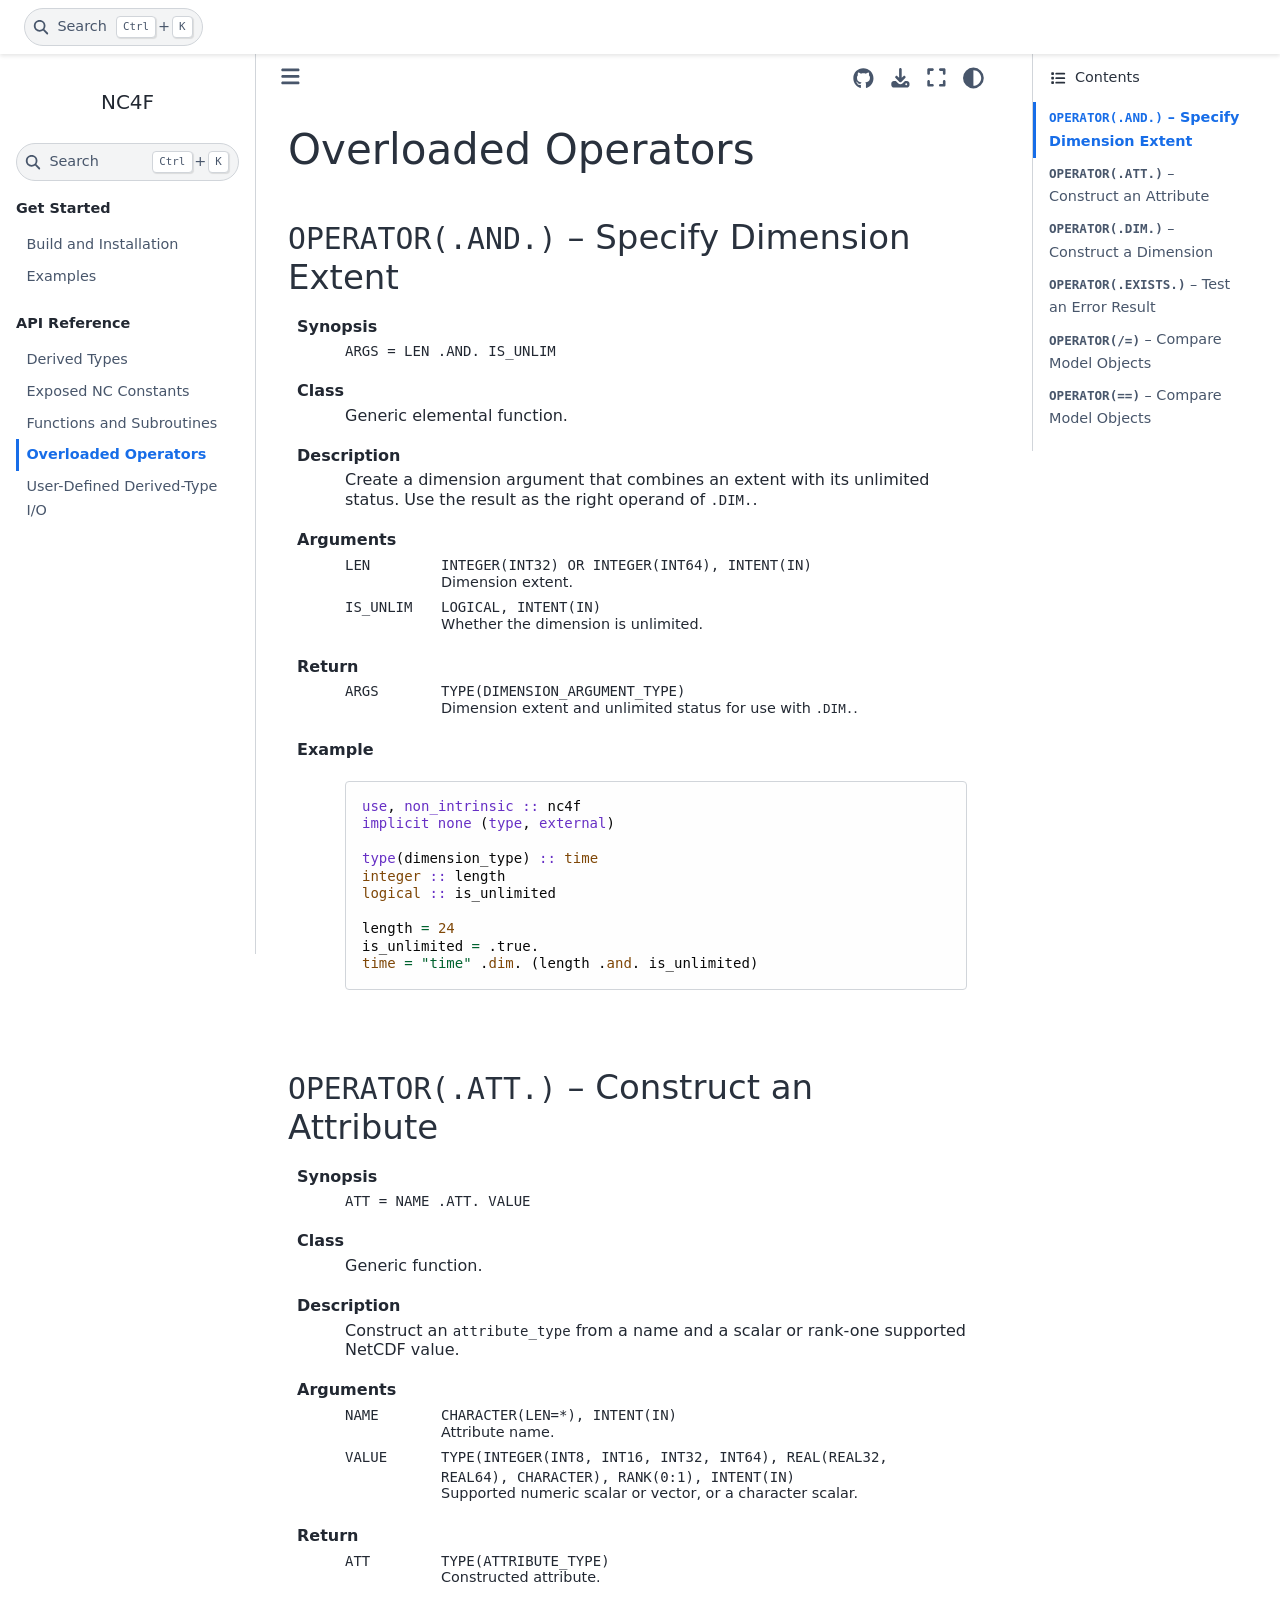
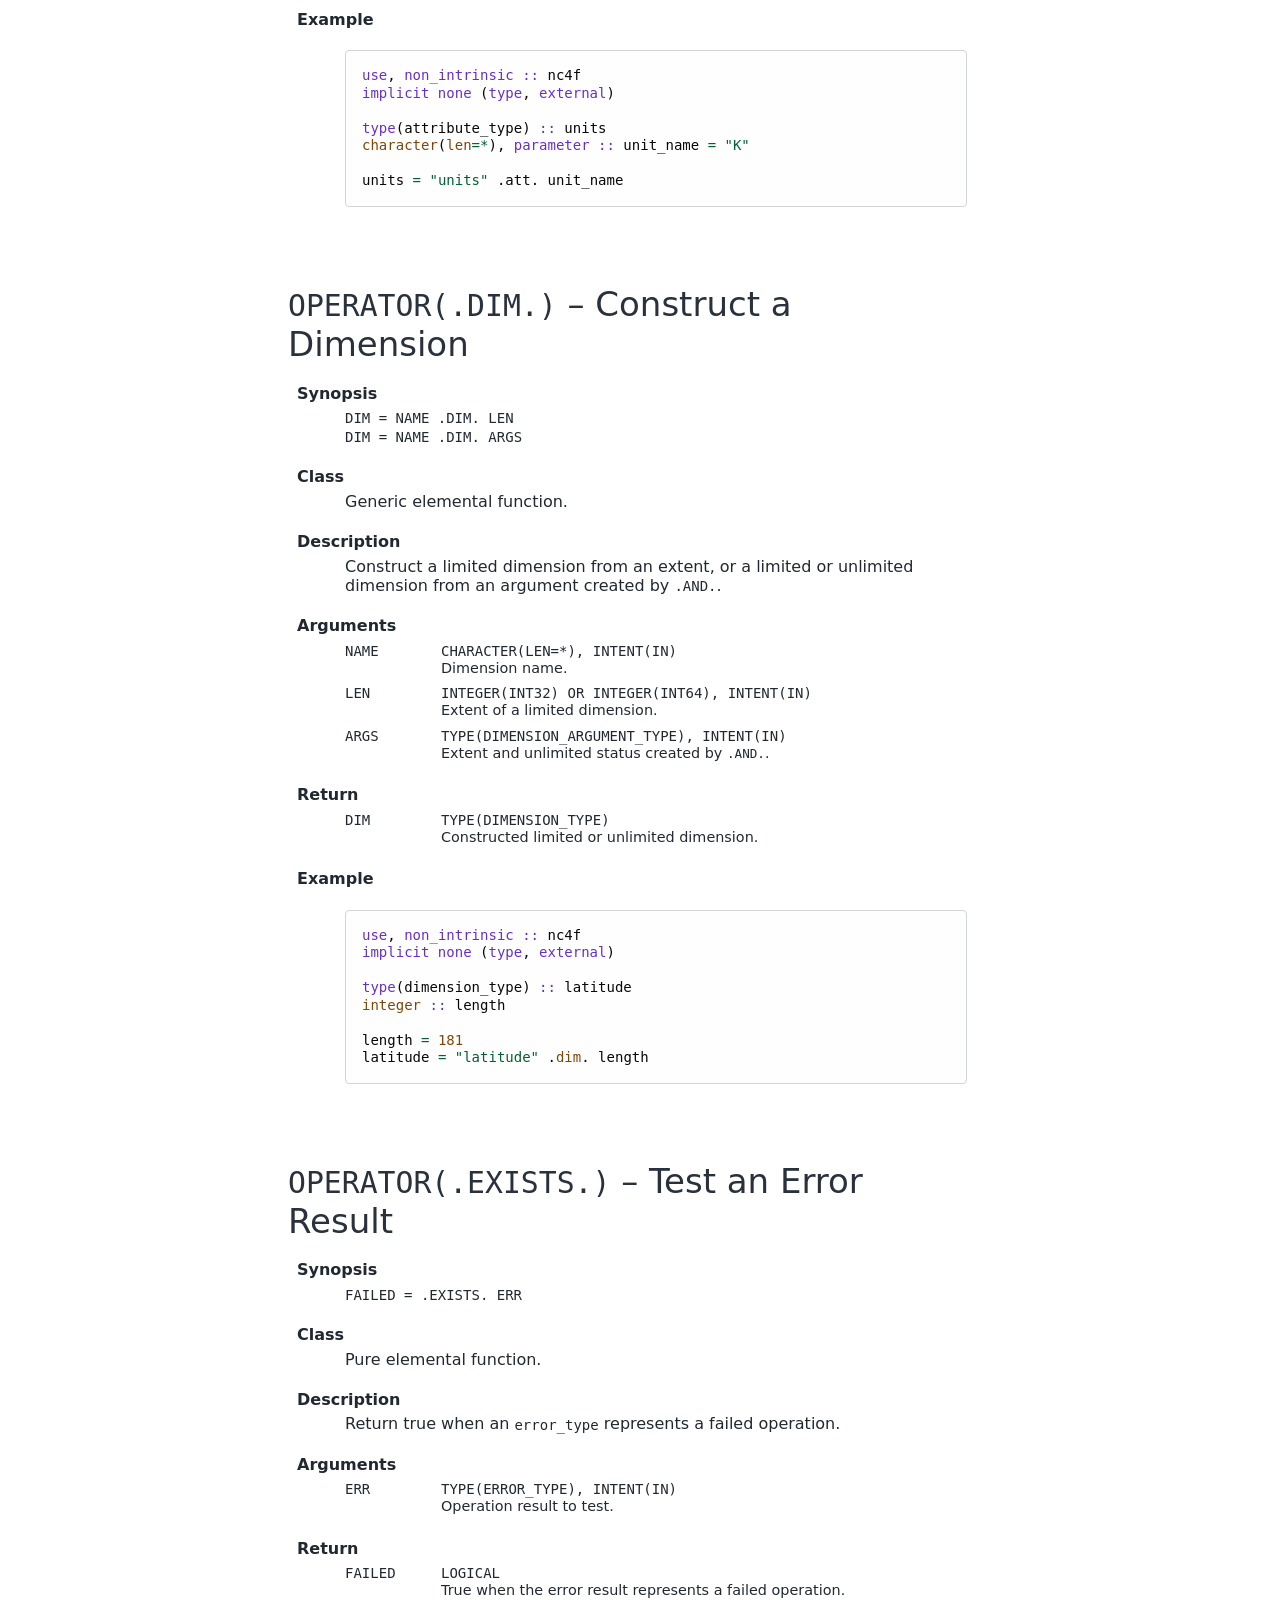
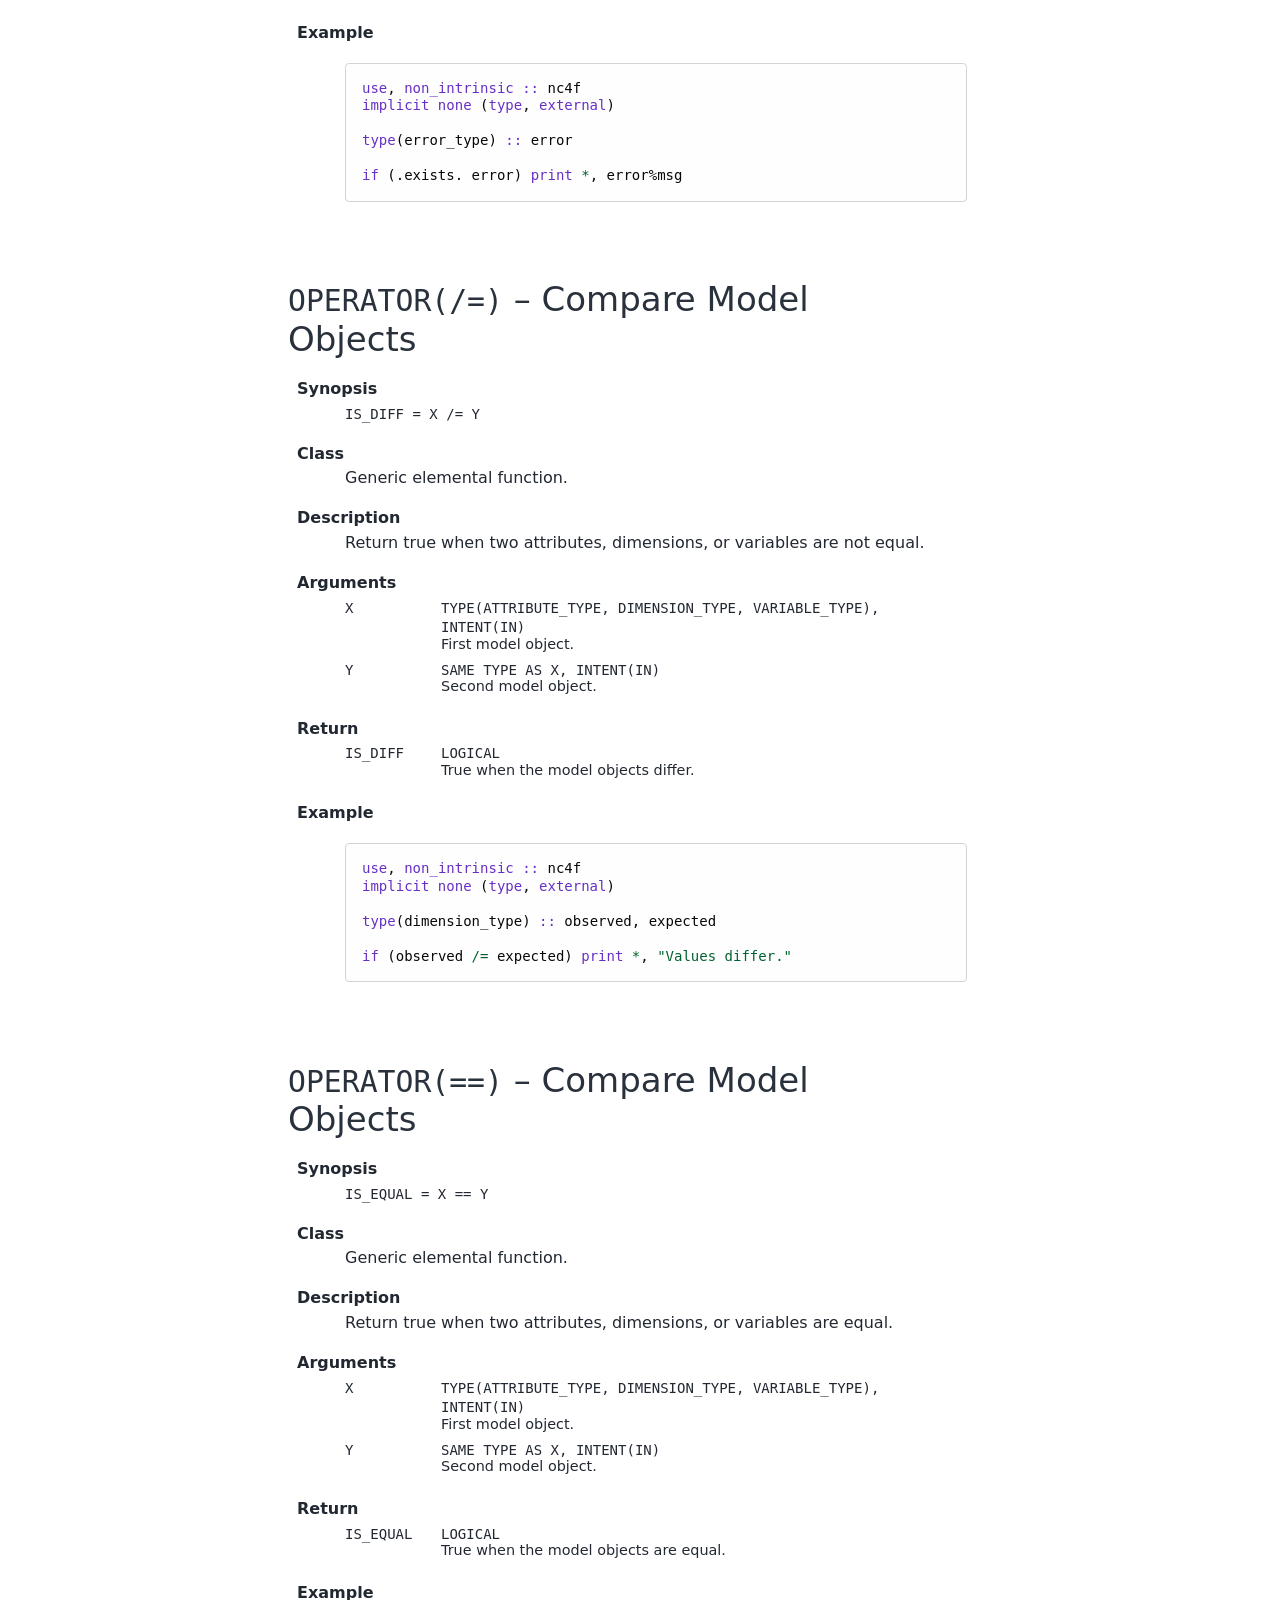
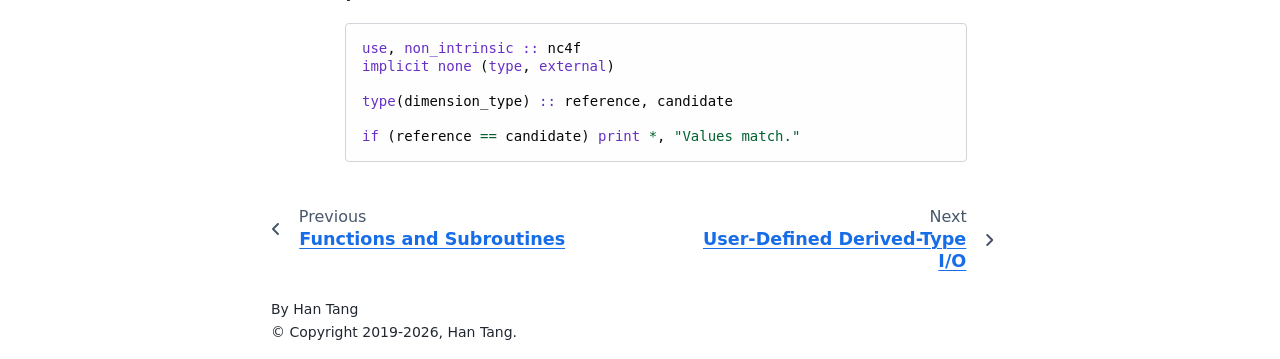
<file: docs/pages/reference/operators.html>
<!DOCTYPE html>


<html lang="en" data-content_root="../" >

  <head>
    <meta charset="utf-8" />
    <meta name="viewport" content="width=device-width, initial-scale=1.0" /><meta name="viewport" content="width=device-width, initial-scale=1" />

    <title>Overloaded Operators &#8212; NC4F</title>
  
  
  
  <script data-cfasync="false">
    document.documentElement.dataset.mode = localStorage.getItem("mode") || "";
    document.documentElement.dataset.theme = localStorage.getItem("theme") || "";
  </script>
  <!--
    this give us a css class that will be invisible only if js is disabled
  -->
  <noscript>
    <style>
      .pst-js-only { display: none !important; }

    </style>
  </noscript>
  
  <!-- Loaded before other Sphinx assets -->
  <link href="../_static/styles/theme.css?digest=90905a2f556bf617f1a9" rel="stylesheet" />
<link href="../_static/styles/pydata-sphinx-theme.css?digest=90905a2f556bf617f1a9" rel="stylesheet" />

    <link rel="stylesheet" type="text/css" href="../_static/pygments.css?v=8f2a1f02" />
    <link rel="stylesheet" type="text/css" href="../_static/styles/sphinx-book-theme.css?v=4418a689" />
    <link rel="stylesheet" type="text/css" href="../_static/sphinx-design.min.css?v=95c83b7e" />
    <link rel="stylesheet" type="text/css" href="../_static/custom.css?v=3a28e95d" />
  
  <!-- So that users can add custom icons -->
  <script defer src="../_static/scripts/fontawesome.js?digest=90905a2f556bf617f1a9"></script>
  <!-- Pre-loaded scripts that we'll load fully later -->
  <link rel="preload" as="script" href="../_static/scripts/bootstrap.js?digest=90905a2f556bf617f1a9" />
<link rel="preload" as="script" href="../_static/scripts/pydata-sphinx-theme.js?digest=90905a2f556bf617f1a9" />

    <script src="../_static/documentation_options.js?v=9eb32ce0"></script>
    <script src="../_static/doctools.js?v=fd6eb6e6"></script>
    <script src="../_static/sphinx_highlight.js?v=6ffebe34"></script>
    <script src="../_static/scripts/sphinx-book-theme.js?v=fab101a9"></script>
    <script src="../_static/design-tabs.js?v=f930bc37"></script>
    <script>DOCUMENTATION_OPTIONS.pagename = 'reference/operators';</script>
    <script>DOCUMENTATION_OPTIONS.search_as_you_type = false;</script>
    <link rel="index" title="Index" href="../genindex.html" />
    <link rel="search" title="Search" href="../search.html" />
    <link rel="next" title="User-Defined Derived-Type I/O" href="derived-type-io.html" />
    <link rel="prev" title="Functions and Subroutines" href="functions-and-subroutines.html" />
  <meta name="viewport" content="width=device-width, initial-scale=1"/>
  <meta name="docsearch:language" content="en"/>
  <meta name="docsearch:version" content="" />
  
    
    <script src="../_static/searchtools.js"></script>
    <script src="../_static/language_data.js"></script>
    <script src="../searchindex.js"></script>
  
  </head>
  <body data-default-mode="">
  
  
  <div id="pst-skip-link" class="skip-link d-print-none"><a href="#main-content">Skip to main content</a></div>

  
  <div id="pst-scroll-pixel-helper"></div>
  
  <button type="button" class="btn rounded-pill" id="pst-back-to-top">
    <i class="fa-solid fa-arrow-up"></i>Back to top</button>
  
  
  
  
  <dialog id="pst-search-dialog">
    
<form class="bd-search d-flex align-items-center"
      action="../search.html"
      method="get">
  <i class="fa-solid fa-magnifying-glass"></i>
  <input type="search"
         class="form-control"
         name="q"
         placeholder="Search..."
         aria-label="Search..."
         autocomplete="off"
         autocorrect="off"
         autocapitalize="off"
         spellcheck="false"/>
  <span class="search-button__kbd-shortcut"><kbd class="kbd-shortcut__modifier">Ctrl</kbd>+<kbd>K</kbd></span>
</form>
  </dialog>

  <div class="pst-async-banner-revealer d-none">
  <aside id="bd-header-version-warning" class="d-none d-print-none" aria-label="Version warning"></aside>
</div>

  
    <header id="pst-header" class="bd-header navbar navbar-expand-lg bd-navbar d-print-none">
<div class="bd-header__inner bd-page-width">
  <button class="pst-navbar-icon sidebar-toggle primary-toggle" aria-label="Site navigation">
    <span class="fa-solid fa-bars"></span>
  </button>
  
  
  <div class="col-lg-9 navbar-header-items">
    
    
    <div class="navbar-header-items__end">
      
        <div class="navbar-item navbar-persistent--container">
          

<button class="btn search-button-field search-button__button pst-js-only" title="Search" aria-label="Search" data-bs-placement="bottom" data-bs-toggle="tooltip">
 <i class="fa-solid fa-magnifying-glass"></i>
 <span class="search-button__default-text">Search</span>
 <span class="search-button__kbd-shortcut"><kbd class="kbd-shortcut__modifier">Ctrl</kbd>+<kbd class="kbd-shortcut__modifier">K</kbd></span>
</button>
        </div>
      
      
    </div>
    
  </div>
  
  
    <div class="navbar-persistent--mobile">

<button class="btn search-button-field search-button__button pst-js-only" title="Search" aria-label="Search" data-bs-placement="bottom" data-bs-toggle="tooltip">
 <i class="fa-solid fa-magnifying-glass"></i>
 <span class="search-button__default-text">Search</span>
 <span class="search-button__kbd-shortcut"><kbd class="kbd-shortcut__modifier">Ctrl</kbd>+<kbd class="kbd-shortcut__modifier">K</kbd></span>
</button>
    </div>
  

  
    <button class="pst-navbar-icon sidebar-toggle secondary-toggle" aria-label="On this page">
      <span class="fa-solid fa-outdent"></span>
    </button>
  
</div>

    </header>
  

  <div class="bd-container">
    <div class="bd-container__inner bd-page-width">
      
      
      
      <dialog id="pst-primary-sidebar-modal"></dialog>
      <div id="pst-primary-sidebar" class="bd-sidebar-primary bd-sidebar">
        

  
  <div class="sidebar-header-items sidebar-primary__section">
    
    
    
    
  </div>
  
    <div class="sidebar-primary-items__start sidebar-primary__section">
        <div class="sidebar-primary-item">

  
    
  

<a class="navbar-brand logo" href="../index.html">
  
  
  
  
  
  
    <p class="title logo__title">NC4F</p>
  
</a></div>
        <div class="sidebar-primary-item">

<button class="btn search-button-field search-button__button pst-js-only" title="Search" aria-label="Search" data-bs-placement="bottom" data-bs-toggle="tooltip">
 <i class="fa-solid fa-magnifying-glass"></i>
 <span class="search-button__default-text">Search</span>
 <span class="search-button__kbd-shortcut"><kbd class="kbd-shortcut__modifier">Ctrl</kbd>+<kbd class="kbd-shortcut__modifier">K</kbd></span>
</button></div>
        <div class="sidebar-primary-item"><nav class="bd-links bd-docs-nav" aria-label="Main">
    <div class="bd-toc-item navbar-nav active">
        <p aria-level="2" class="caption" role="heading"><span class="caption-text">Get Started</span></p>
<ul class="nav bd-sidenav">
<li class="toctree-l1"><a class="reference internal" href="../get-started/build-installation.html">Build and Installation</a></li>
<li class="toctree-l1"><a class="reference internal" href="../get-started/first-program.html">Examples</a></li>
</ul>
<p aria-level="2" class="caption" role="heading"><span class="caption-text">API Reference</span></p>
<ul class="current nav bd-sidenav">
<li class="toctree-l1"><a class="reference internal" href="types.html">Derived Types</a></li>
<li class="toctree-l1"><a class="reference internal" href="exposed-nc-constants.html">Exposed NC Constants</a></li>
<li class="toctree-l1"><a class="reference internal" href="functions-and-subroutines.html">Functions and Subroutines</a></li>
<li class="toctree-l1 current active"><a class="current reference internal" href="#">Overloaded Operators</a></li>
<li class="toctree-l1"><a class="reference internal" href="derived-type-io.html">User-Defined Derived-Type I/O</a></li>
</ul>

    </div>
</nav></div>
    </div>
  
  
  <div class="sidebar-primary-items__end sidebar-primary__section">
      <div class="sidebar-primary-item">
<div id="ethical-ad-placement"
      class="flat"
      data-ea-publisher="readthedocs"
      data-ea-type="readthedocs-sidebar"
      data-ea-manual="true">
</div></div>
  </div>


      </div>
      
      <main id="main-content" class="bd-main" role="main">
        
        

<div class="sbt-scroll-pixel-helper"></div>

          <div class="bd-content">
            <div class="bd-article-container">
              
              <div class="bd-header-article d-print-none">
<div class="header-article-items header-article__inner">
  
    <div class="header-article-items__start">
      
        <div class="header-article-item"><button class="sidebar-toggle primary-toggle btn btn-sm" title="Toggle primary sidebar" data-bs-placement="bottom" data-bs-toggle="tooltip">
  <span class="fa-solid fa-bars"></span>
</button></div>
      
    </div>
  
  
    <div class="header-article-items__end">
      
        <div class="header-article-item">

<div class="article-header-buttons">





<div class="dropdown dropdown-source-buttons">
  <button class="btn dropdown-toggle" type="button" data-bs-toggle="dropdown" aria-expanded="false" aria-label="Source repositories">
    <i class="fab fa-github"></i>
  </button>
  <ul class="dropdown-menu">
      
      
      
      <li><a href="https://github.com/han190/nc4f.pack" target="_blank"
   class="btn btn-sm btn-source-repository-button dropdown-item"
   title="Source repository"
   data-bs-placement="left" data-bs-toggle="tooltip"
>
  

<span class="btn__icon-container">
  <i class="fab fa-github"></i>
  </span>
<span class="btn__text-container">Repository</span>
</a>
</li>
      
      
      
      
      <li><a href="https://github.com/han190/nc4f.pack/issues/new?title=Issue%20on%20page%20%2Freference/operators.html&body=Your%20issue%20content%20here." target="_blank"
   class="btn btn-sm btn-source-issues-button dropdown-item"
   title="Open an issue"
   data-bs-placement="left" data-bs-toggle="tooltip"
>
  

<span class="btn__icon-container">
  <i class="fas fa-lightbulb"></i>
  </span>
<span class="btn__text-container">Open issue</span>
</a>
</li>
      
  </ul>
</div>






<div class="dropdown dropdown-download-buttons">
  <button class="btn dropdown-toggle" type="button" data-bs-toggle="dropdown" aria-expanded="false" aria-label="Download this page">
    <i class="fas fa-download"></i>
  </button>
  <ul class="dropdown-menu">
      
      
      
      <li><a href="../_sources/reference/operators.md" target="_blank"
   class="btn btn-sm btn-download-source-button dropdown-item"
   title="Download source file"
   data-bs-placement="left" data-bs-toggle="tooltip"
>
  

<span class="btn__icon-container">
  <i class="fas fa-file"></i>
  </span>
<span class="btn__text-container">.md</span>
</a>
</li>
      
      
      
      
      <li>
<button onclick="window.print()"
  class="btn btn-sm btn-download-pdf-button dropdown-item"
  title="Print to PDF"
  data-bs-placement="left" data-bs-toggle="tooltip"
>
  

<span class="btn__icon-container">
  <i class="fas fa-file-pdf"></i>
  </span>
<span class="btn__text-container">.pdf</span>
</button>
</li>
      
  </ul>
</div>




<button onclick="toggleFullScreen()"
  class="btn btn-sm btn-fullscreen-button pst-navbar-icon"
  title="Fullscreen mode"
  data-bs-placement="bottom" data-bs-toggle="tooltip"
>
  

<span class="btn__icon-container">
  <i class="fas fa-expand"></i>
  </span>

</button>



<div class="theme-switch-container dropdown pst-js-only" data-bs-toggle="tooltip" data-bs-placement="bottom" title="Color mode">
  <button class="btn btn-sm nav-link pst-navbar-icon theme-switch-button dropdown-toggle" aria-label="Color mode" data-bs-toggle="dropdown">
    <i class="theme-switch fa-solid fa-sun fa-lg fa-fw" data-mode="light" title="Light"></i>
    <i class="theme-switch fa-solid fa-moon fa-lg fa-fw" data-mode="dark" title="Dark"></i>
    <i class="theme-switch fa-solid fa-circle-half-stroke fa-lg fa-fw" data-mode="auto" title="System Settings"></i>
  </button>
  <ul class="dropdown-menu dropdown-menu-end">
    <li><button class="dropdown-item d-flex align-items-center theme-change-button" data-mode="auto"><i class="fa-solid fa-circle-half-stroke fa-lg fa-fw me-1"></i>System Settings</button></li>
    <li><button class="dropdown-item d-flex align-items-center theme-change-button" data-mode="light"><i class="fa-solid fa-sun fa-lg fa-fw me-1"></i>Light</button></li>
    <li><button class="dropdown-item d-flex align-items-center theme-change-button" data-mode="dark"><i class="fa-solid fa-moon fa-lg fa-fw me-1"></i>Dark</button></li>
  </ul>
</div>


<button class="btn btn-sm pst-navbar-icon search-button search-button__button pst-js-only" title="Search" aria-label="Search" data-bs-placement="bottom" data-bs-toggle="tooltip">
    <i class="fa-solid fa-magnifying-glass fa-lg"></i>
</button>
<button class="sidebar-toggle secondary-toggle btn btn-sm pst-navbar-icon" title="Toggle secondary sidebar" data-bs-placement="bottom" data-bs-toggle="tooltip">
    <span class="fa-solid fa-list"></span>
</button>
</div></div>
      
    </div>
  
</div>
</div>
              
              

<div id="jb-print-docs-body" class="onlyprint">
    <h1>Overloaded Operators</h1>
    <!-- Table of contents -->
    <div id="print-main-content">
        <div id="jb-print-toc">
            
            <div>
                <h2> Contents </h2>
            </div>
            <nav aria-label="Page">
                <ul class="pst-show_toc_level nav section-nav flex-column">
<li class="toc-h2 nav-item toc-entry"><a class="reference internal nav-link" href="#operator-and-specify-dimension-extent"><code class="docutils literal notranslate"><span class="pre">OPERATOR(.AND.)</span></code> – Specify Dimension Extent</a></li>
<li class="toc-h2 nav-item toc-entry"><a class="reference internal nav-link" href="#operator-att-construct-an-attribute"><code class="docutils literal notranslate"><span class="pre">OPERATOR(.ATT.)</span></code> – Construct an Attribute</a></li>
<li class="toc-h2 nav-item toc-entry"><a class="reference internal nav-link" href="#operator-dim-construct-a-dimension"><code class="docutils literal notranslate"><span class="pre">OPERATOR(.DIM.)</span></code> – Construct a Dimension</a></li>
<li class="toc-h2 nav-item toc-entry"><a class="reference internal nav-link" href="#operator-exists-test-an-error-result"><code class="docutils literal notranslate"><span class="pre">OPERATOR(.EXISTS.)</span></code> – Test an Error Result</a></li>
<li class="toc-h2 nav-item toc-entry"><a class="reference internal nav-link" href="#operator-compare-model-objects"><code class="docutils literal notranslate"><span class="pre">OPERATOR(/=)</span></code> – Compare Model Objects</a></li>
<li class="toc-h2 nav-item toc-entry"><a class="reference internal nav-link" href="#id1"><code class="docutils literal notranslate"><span class="pre">OPERATOR(==)</span></code> – Compare Model Objects</a></li>
</ul>
            </nav>
        </div>
    </div>
</div>

              
                
<div id="searchbox"></div>
                <article class="bd-article">
                  
  <section id="overloaded-operators">
<h1>Overloaded Operators<a class="headerlink" href="#overloaded-operators" title="Link to this heading">#</a></h1>
<section id="operator-and-specify-dimension-extent">
<h2><code class="docutils literal notranslate"><span class="pre">OPERATOR(.AND.)</span></code> – Specify Dimension Extent<a class="headerlink" href="#operator-and-specify-dimension-extent" title="Link to this heading">#</a></h2>
<div class="pst-scrollable-table-container"><table class="table">
<thead>
<tr class="row-odd"><th class="head text-left"><p>Synopsis</p></th>
</tr>
</thead>
<tbody>
<tr class="row-even"><td class="text-left"><p><span class="ind3"><code class="docutils literal notranslate"><span class="pre">ARGS</span> <span class="pre">=</span> <span class="pre">LEN</span> <span class="pre">.AND.</span> <span class="pre">IS_UNLIM</span></code></span></p></td>
</tr>
</tbody>
</table>
</div>
<div class="pst-scrollable-table-container"><table class="table">
<thead>
<tr class="row-odd"><th class="head text-left"><p>Class</p></th>
</tr>
</thead>
<tbody>
<tr class="row-even"><td class="text-left"><p><span class="ind3">Generic elemental function.</span></p></td>
</tr>
</tbody>
</table>
</div>
<div class="pst-scrollable-table-container"><table class="table">
<thead>
<tr class="row-odd"><th class="head text-left"><p>Description</p></th>
</tr>
</thead>
<tbody>
<tr class="row-even"><td class="text-left"><p><span class="ind3">Create a dimension argument that combines an extent with its unlimited status. Use the result as the right operand of <code class="docutils literal notranslate"><span class="pre">.DIM.</span></code>.</span></p></td>
</tr>
</tbody>
</table>
</div>
<div class="pst-scrollable-table-container"><table class="table">
<thead>
<tr class="row-odd"><th class="head text-left"><p>Arguments</p></th>
</tr>
</thead>
<tbody>
<tr class="row-even"><td class="text-left"><p><span class="grid"><span><code class="docutils literal notranslate"><span class="pre">LEN</span></code></span><span><code class="docutils literal notranslate"><span class="pre">INTEGER(INT32)</span> <span class="pre">OR</span> <span class="pre">INTEGER(INT64),</span> <span class="pre">INTENT(IN)</span></code></span></span><br><span class="ind6">Dimension extent.</span></p></td>
</tr>
<tr class="row-odd"><td class="text-left"><p><span class="grid"><span><code class="docutils literal notranslate"><span class="pre">IS_UNLIM</span></code></span><span><code class="docutils literal notranslate"><span class="pre">LOGICAL,</span> <span class="pre">INTENT(IN)</span></code></span></span><br><span class="ind6">Whether the dimension is unlimited.</span></p></td>
</tr>
</tbody>
</table>
</div>
<div class="pst-scrollable-table-container"><table class="table">
<thead>
<tr class="row-odd"><th class="head text-left"><p>Return</p></th>
</tr>
</thead>
<tbody>
<tr class="row-even"><td class="text-left"><p><span class="grid"><span><code class="docutils literal notranslate"><span class="pre">ARGS</span></code></span><span><code class="docutils literal notranslate"><span class="pre">type(dimension_argument_type)</span></code></span></span><br><span class="ind6">Dimension extent and unlimited status for use with <code class="docutils literal notranslate"><span class="pre">.DIM.</span></code>.</span></p></td>
</tr>
</tbody>
</table>
</div>
<div class="pst-scrollable-table-container"><table class="example-table table">
<thead>
<tr class="row-odd"><th class="head"><p>Example</p></th>
</tr>
</thead>
<tbody>
<tr class="row-even"><td><div class="highlight-fortran notranslate"><div class="highlight"><pre><span></span><span class="k">use</span><span class="p">,</span><span class="w"> </span><span class="k">non_intrinsic</span><span class="w"> </span><span class="kd">::</span><span class="w"> </span><span class="n">nc4f</span>
<span class="k">implicit none</span><span class="w"> </span><span class="p">(</span><span class="k">type</span><span class="p">,</span><span class="w"> </span><span class="k">external</span><span class="p">)</span>

<span class="k">type</span><span class="p">(</span><span class="n">dimension_type</span><span class="p">)</span><span class="w"> </span><span class="kd">::</span><span class="w"> </span><span class="nb">time</span>
<span class="kt">integer</span><span class="w"> </span><span class="kd">::</span><span class="w"> </span><span class="n">length</span>
<span class="kt">logical</span><span class="w"> </span><span class="kd">::</span><span class="w"> </span><span class="n">is_unlimited</span>

<span class="n">length</span><span class="w"> </span><span class="o">=</span><span class="w"> </span><span class="mi">24</span>
<span class="n">is_unlimited</span><span class="w"> </span><span class="o">=</span><span class="w"> </span><span class="p">.</span><span class="n">true</span><span class="p">.</span>
<span class="nb">time</span><span class="w"> </span><span class="o">=</span><span class="w"> </span><span class="s2">"time"</span><span class="w"> </span><span class="p">.</span><span class="nb">dim</span><span class="p">.</span><span class="w"> </span><span class="p">(</span><span class="n">length</span><span class="w"> </span><span class="p">.</span><span class="nb">and</span><span class="p">.</span><span class="w"> </span><span class="n">is_unlimited</span><span class="p">)</span>
</pre></div>
</div>
</td>
</tr>
</tbody>
</table>
</div>
</section>
<section id="operator-att-construct-an-attribute">
<h2><code class="docutils literal notranslate"><span class="pre">OPERATOR(.ATT.)</span></code> – Construct an Attribute<a class="headerlink" href="#operator-att-construct-an-attribute" title="Link to this heading">#</a></h2>
<div class="pst-scrollable-table-container"><table class="table">
<thead>
<tr class="row-odd"><th class="head text-left"><p>Synopsis</p></th>
</tr>
</thead>
<tbody>
<tr class="row-even"><td class="text-left"><p><span class="ind3"><code class="docutils literal notranslate"><span class="pre">ATT</span> <span class="pre">=</span> <span class="pre">NAME</span> <span class="pre">.ATT.</span> <span class="pre">VALUE</span></code></span></p></td>
</tr>
</tbody>
</table>
</div>
<div class="pst-scrollable-table-container"><table class="table">
<thead>
<tr class="row-odd"><th class="head text-left"><p>Class</p></th>
</tr>
</thead>
<tbody>
<tr class="row-even"><td class="text-left"><p><span class="ind3">Generic function.</span></p></td>
</tr>
</tbody>
</table>
</div>
<div class="pst-scrollable-table-container"><table class="table">
<thead>
<tr class="row-odd"><th class="head text-left"><p>Description</p></th>
</tr>
</thead>
<tbody>
<tr class="row-even"><td class="text-left"><p><span class="ind3">Construct an <code class="docutils literal notranslate"><span class="pre">attribute_type</span></code> from a name and a scalar or rank-one supported NetCDF value.</span></p></td>
</tr>
</tbody>
</table>
</div>
<div class="pst-scrollable-table-container"><table class="table">
<thead>
<tr class="row-odd"><th class="head text-left"><p>Arguments</p></th>
</tr>
</thead>
<tbody>
<tr class="row-even"><td class="text-left"><p><span class="grid"><span><code class="docutils literal notranslate"><span class="pre">NAME</span></code></span><span><code class="docutils literal notranslate"><span class="pre">CHARACTER(LEN=*),</span> <span class="pre">INTENT(IN)</span></code></span></span><br><span class="ind6">Attribute name.</span></p></td>
</tr>
<tr class="row-odd"><td class="text-left"><p><span class="grid"><span><code class="docutils literal notranslate"><span class="pre">VALUE</span></code></span><span><code class="docutils literal notranslate"><span class="pre">TYPE(INTEGER(INT8,</span> <span class="pre">INT16,</span> <span class="pre">INT32,</span> <span class="pre">INT64),</span> <span class="pre">REAL(REAL32,</span> <span class="pre">REAL64),</span> <span class="pre">CHARACTER),</span> <span class="pre">RANK(0:1),</span> <span class="pre">INTENT(IN)</span></code></span></span><br><span class="ind6">Supported numeric scalar or vector, or a character scalar.</span></p></td>
</tr>
</tbody>
</table>
</div>
<div class="pst-scrollable-table-container"><table class="table">
<thead>
<tr class="row-odd"><th class="head text-left"><p>Return</p></th>
</tr>
</thead>
<tbody>
<tr class="row-even"><td class="text-left"><p><span class="grid"><span><code class="docutils literal notranslate"><span class="pre">ATT</span></code></span><span><code class="docutils literal notranslate"><span class="pre">type(attribute_type)</span></code></span></span><br><span class="ind6">Constructed attribute.</span></p></td>
</tr>
</tbody>
</table>
</div>
<div class="pst-scrollable-table-container"><table class="example-table table">
<thead>
<tr class="row-odd"><th class="head"><p>Example</p></th>
</tr>
</thead>
<tbody>
<tr class="row-even"><td><div class="highlight-fortran notranslate"><div class="highlight"><pre><span></span><span class="k">use</span><span class="p">,</span><span class="w"> </span><span class="k">non_intrinsic</span><span class="w"> </span><span class="kd">::</span><span class="w"> </span><span class="n">nc4f</span>
<span class="k">implicit none</span><span class="w"> </span><span class="p">(</span><span class="k">type</span><span class="p">,</span><span class="w"> </span><span class="k">external</span><span class="p">)</span>

<span class="k">type</span><span class="p">(</span><span class="n">attribute_type</span><span class="p">)</span><span class="w"> </span><span class="kd">::</span><span class="w"> </span><span class="n">units</span>
<span class="kt">character</span><span class="p">(</span><span class="nb">len</span><span class="o">=*</span><span class="p">),</span><span class="w"> </span><span class="k">parameter</span><span class="w"> </span><span class="kd">::</span><span class="w"> </span><span class="n">unit_name</span><span class="w"> </span><span class="o">=</span><span class="w"> </span><span class="s2">"K"</span>

<span class="n">units</span><span class="w"> </span><span class="o">=</span><span class="w"> </span><span class="s2">"units"</span><span class="w"> </span><span class="p">.</span><span class="n">att</span><span class="p">.</span><span class="w"> </span><span class="n">unit_name</span>
</pre></div>
</div>
</td>
</tr>
</tbody>
</table>
</div>
</section>
<section id="operator-dim-construct-a-dimension">
<h2><code class="docutils literal notranslate"><span class="pre">OPERATOR(.DIM.)</span></code> – Construct a Dimension<a class="headerlink" href="#operator-dim-construct-a-dimension" title="Link to this heading">#</a></h2>
<div class="pst-scrollable-table-container"><table class="table">
<thead>
<tr class="row-odd"><th class="head text-left"><p>Synopsis</p></th>
</tr>
</thead>
<tbody>
<tr class="row-even"><td class="text-left"><p><span class="ind3"><code class="docutils literal notranslate"><span class="pre">DIM</span> <span class="pre">=</span> <span class="pre">NAME</span> <span class="pre">.DIM.</span> <span class="pre">LEN</span></code></span><br><span class="ind3"><code class="docutils literal notranslate"><span class="pre">DIM</span> <span class="pre">=</span> <span class="pre">NAME</span> <span class="pre">.DIM.</span> <span class="pre">ARGS</span></code></span></p></td>
</tr>
</tbody>
</table>
</div>
<div class="pst-scrollable-table-container"><table class="table">
<thead>
<tr class="row-odd"><th class="head text-left"><p>Class</p></th>
</tr>
</thead>
<tbody>
<tr class="row-even"><td class="text-left"><p><span class="ind3">Generic elemental function.</span></p></td>
</tr>
</tbody>
</table>
</div>
<div class="pst-scrollable-table-container"><table class="table">
<thead>
<tr class="row-odd"><th class="head text-left"><p>Description</p></th>
</tr>
</thead>
<tbody>
<tr class="row-even"><td class="text-left"><p><span class="ind3">Construct a limited dimension from an extent, or a limited or unlimited dimension from an argument created by <code class="docutils literal notranslate"><span class="pre">.AND.</span></code>.</span></p></td>
</tr>
</tbody>
</table>
</div>
<div class="pst-scrollable-table-container"><table class="table">
<thead>
<tr class="row-odd"><th class="head text-left"><p>Arguments</p></th>
</tr>
</thead>
<tbody>
<tr class="row-even"><td class="text-left"><p><span class="grid"><span><code class="docutils literal notranslate"><span class="pre">NAME</span></code></span><span><code class="docutils literal notranslate"><span class="pre">CHARACTER(LEN=*),</span> <span class="pre">INTENT(IN)</span></code></span></span><br><span class="ind6">Dimension name.</span></p></td>
</tr>
<tr class="row-odd"><td class="text-left"><p><span class="grid"><span><code class="docutils literal notranslate"><span class="pre">LEN</span></code></span><span><code class="docutils literal notranslate"><span class="pre">INTEGER(INT32)</span> <span class="pre">OR</span> <span class="pre">INTEGER(INT64),</span> <span class="pre">INTENT(IN)</span></code></span></span><br><span class="ind6">Extent of a limited dimension.</span></p></td>
</tr>
<tr class="row-even"><td class="text-left"><p><span class="grid"><span><code class="docutils literal notranslate"><span class="pre">ARGS</span></code></span><span><code class="docutils literal notranslate"><span class="pre">TYPE(DIMENSION_ARGUMENT_TYPE),</span> <span class="pre">INTENT(IN)</span></code></span></span><br><span class="ind6">Extent and unlimited status created by <code class="docutils literal notranslate"><span class="pre">.AND.</span></code>.</span></p></td>
</tr>
</tbody>
</table>
</div>
<div class="pst-scrollable-table-container"><table class="table">
<thead>
<tr class="row-odd"><th class="head text-left"><p>Return</p></th>
</tr>
</thead>
<tbody>
<tr class="row-even"><td class="text-left"><p><span class="grid"><span><code class="docutils literal notranslate"><span class="pre">DIM</span></code></span><span><code class="docutils literal notranslate"><span class="pre">type(dimension_type)</span></code></span></span><br><span class="ind6">Constructed limited or unlimited dimension.</span></p></td>
</tr>
</tbody>
</table>
</div>
<div class="pst-scrollable-table-container"><table class="example-table table">
<thead>
<tr class="row-odd"><th class="head"><p>Example</p></th>
</tr>
</thead>
<tbody>
<tr class="row-even"><td><div class="highlight-fortran notranslate"><div class="highlight"><pre><span></span><span class="k">use</span><span class="p">,</span><span class="w"> </span><span class="k">non_intrinsic</span><span class="w"> </span><span class="kd">::</span><span class="w"> </span><span class="n">nc4f</span>
<span class="k">implicit none</span><span class="w"> </span><span class="p">(</span><span class="k">type</span><span class="p">,</span><span class="w"> </span><span class="k">external</span><span class="p">)</span>

<span class="k">type</span><span class="p">(</span><span class="n">dimension_type</span><span class="p">)</span><span class="w"> </span><span class="kd">::</span><span class="w"> </span><span class="n">latitude</span>
<span class="kt">integer</span><span class="w"> </span><span class="kd">::</span><span class="w"> </span><span class="n">length</span>

<span class="n">length</span><span class="w"> </span><span class="o">=</span><span class="w"> </span><span class="mi">181</span>
<span class="n">latitude</span><span class="w"> </span><span class="o">=</span><span class="w"> </span><span class="s2">"latitude"</span><span class="w"> </span><span class="p">.</span><span class="nb">dim</span><span class="p">.</span><span class="w"> </span><span class="n">length</span>
</pre></div>
</div>
</td>
</tr>
</tbody>
</table>
</div>
</section>
<section id="operator-exists-test-an-error-result">
<h2><code class="docutils literal notranslate"><span class="pre">OPERATOR(.EXISTS.)</span></code> – Test an Error Result<a class="headerlink" href="#operator-exists-test-an-error-result" title="Link to this heading">#</a></h2>
<div class="pst-scrollable-table-container"><table class="table">
<thead>
<tr class="row-odd"><th class="head text-left"><p>Synopsis</p></th>
</tr>
</thead>
<tbody>
<tr class="row-even"><td class="text-left"><p><span class="ind3"><code class="docutils literal notranslate"><span class="pre">FAILED</span> <span class="pre">=</span> <span class="pre">.EXISTS.</span> <span class="pre">ERR</span></code></span></p></td>
</tr>
</tbody>
</table>
</div>
<div class="pst-scrollable-table-container"><table class="table">
<thead>
<tr class="row-odd"><th class="head text-left"><p>Class</p></th>
</tr>
</thead>
<tbody>
<tr class="row-even"><td class="text-left"><p><span class="ind3">Pure elemental function.</span></p></td>
</tr>
</tbody>
</table>
</div>
<div class="pst-scrollable-table-container"><table class="table">
<thead>
<tr class="row-odd"><th class="head text-left"><p>Description</p></th>
</tr>
</thead>
<tbody>
<tr class="row-even"><td class="text-left"><p><span class="ind3">Return true when an <code class="docutils literal notranslate"><span class="pre">error_type</span></code> represents a failed operation.</span></p></td>
</tr>
</tbody>
</table>
</div>
<div class="pst-scrollable-table-container"><table class="table">
<thead>
<tr class="row-odd"><th class="head text-left"><p>Arguments</p></th>
</tr>
</thead>
<tbody>
<tr class="row-even"><td class="text-left"><p><span class="grid"><span><code class="docutils literal notranslate"><span class="pre">ERR</span></code></span><span><code class="docutils literal notranslate"><span class="pre">TYPE(ERROR_TYPE),</span> <span class="pre">INTENT(IN)</span></code></span></span><br><span class="ind6">Operation result to test.</span></p></td>
</tr>
</tbody>
</table>
</div>
<div class="pst-scrollable-table-container"><table class="table">
<thead>
<tr class="row-odd"><th class="head text-left"><p>Return</p></th>
</tr>
</thead>
<tbody>
<tr class="row-even"><td class="text-left"><p><span class="grid"><span><code class="docutils literal notranslate"><span class="pre">FAILED</span></code></span><span><code class="docutils literal notranslate"><span class="pre">logical</span></code></span></span><br><span class="ind6">True when the error result represents a failed operation.</span></p></td>
</tr>
</tbody>
</table>
</div>
<div class="pst-scrollable-table-container"><table class="example-table table">
<thead>
<tr class="row-odd"><th class="head"><p>Example</p></th>
</tr>
</thead>
<tbody>
<tr class="row-even"><td><div class="highlight-fortran notranslate"><div class="highlight"><pre><span></span><span class="k">use</span><span class="p">,</span><span class="w"> </span><span class="k">non_intrinsic</span><span class="w"> </span><span class="kd">::</span><span class="w"> </span><span class="n">nc4f</span>
<span class="k">implicit none</span><span class="w"> </span><span class="p">(</span><span class="k">type</span><span class="p">,</span><span class="w"> </span><span class="k">external</span><span class="p">)</span>

<span class="k">type</span><span class="p">(</span><span class="n">error_type</span><span class="p">)</span><span class="w"> </span><span class="kd">::</span><span class="w"> </span><span class="n">error</span>

<span class="k">if</span><span class="w"> </span><span class="p">(.</span><span class="n">exists</span><span class="p">.</span><span class="w"> </span><span class="n">error</span><span class="p">)</span><span class="w"> </span><span class="k">print</span><span class="w"> </span><span class="o">*</span><span class="p">,</span><span class="w"> </span><span class="n">error</span><span class="p">%</span><span class="n">msg</span>
</pre></div>
</div>
</td>
</tr>
</tbody>
</table>
</div>
</section>
<section id="operator-compare-model-objects">
<h2><code class="docutils literal notranslate"><span class="pre">OPERATOR(/=)</span></code> – Compare Model Objects<a class="headerlink" href="#operator-compare-model-objects" title="Link to this heading">#</a></h2>
<div class="pst-scrollable-table-container"><table class="table">
<thead>
<tr class="row-odd"><th class="head text-left"><p>Synopsis</p></th>
</tr>
</thead>
<tbody>
<tr class="row-even"><td class="text-left"><p><span class="ind3"><code class="docutils literal notranslate"><span class="pre">IS_DIFF</span> <span class="pre">=</span> <span class="pre">X</span> <span class="pre">/=</span> <span class="pre">Y</span></code></span></p></td>
</tr>
</tbody>
</table>
</div>
<div class="pst-scrollable-table-container"><table class="table">
<thead>
<tr class="row-odd"><th class="head text-left"><p>Class</p></th>
</tr>
</thead>
<tbody>
<tr class="row-even"><td class="text-left"><p><span class="ind3">Generic elemental function.</span></p></td>
</tr>
</tbody>
</table>
</div>
<div class="pst-scrollable-table-container"><table class="table">
<thead>
<tr class="row-odd"><th class="head text-left"><p>Description</p></th>
</tr>
</thead>
<tbody>
<tr class="row-even"><td class="text-left"><p><span class="ind3">Return true when two attributes, dimensions, or variables are not equal.</span></p></td>
</tr>
</tbody>
</table>
</div>
<div class="pst-scrollable-table-container"><table class="table">
<thead>
<tr class="row-odd"><th class="head text-left"><p>Arguments</p></th>
</tr>
</thead>
<tbody>
<tr class="row-even"><td class="text-left"><p><span class="grid"><span><code class="docutils literal notranslate"><span class="pre">X</span></code></span><span><code class="docutils literal notranslate"><span class="pre">TYPE(ATTRIBUTE_TYPE,</span> <span class="pre">DIMENSION_TYPE,</span> <span class="pre">VARIABLE_TYPE),</span> <span class="pre">INTENT(IN)</span></code></span></span><br><span class="ind6">First model object.</span></p></td>
</tr>
<tr class="row-odd"><td class="text-left"><p><span class="grid"><span><code class="docutils literal notranslate"><span class="pre">Y</span></code></span><span><code class="docutils literal notranslate"><span class="pre">SAME</span> <span class="pre">TYPE</span> <span class="pre">AS</span> <span class="pre">X,</span> <span class="pre">INTENT(IN)</span></code></span></span><br><span class="ind6">Second model object.</span></p></td>
</tr>
</tbody>
</table>
</div>
<div class="pst-scrollable-table-container"><table class="table">
<thead>
<tr class="row-odd"><th class="head text-left"><p>Return</p></th>
</tr>
</thead>
<tbody>
<tr class="row-even"><td class="text-left"><p><span class="grid"><span><code class="docutils literal notranslate"><span class="pre">IS_DIFF</span></code></span><span><code class="docutils literal notranslate"><span class="pre">logical</span></code></span></span><br><span class="ind6">True when the model objects differ.</span></p></td>
</tr>
</tbody>
</table>
</div>
<div class="pst-scrollable-table-container"><table class="example-table table">
<thead>
<tr class="row-odd"><th class="head"><p>Example</p></th>
</tr>
</thead>
<tbody>
<tr class="row-even"><td><div class="highlight-fortran notranslate"><div class="highlight"><pre><span></span><span class="k">use</span><span class="p">,</span><span class="w"> </span><span class="k">non_intrinsic</span><span class="w"> </span><span class="kd">::</span><span class="w"> </span><span class="n">nc4f</span>
<span class="k">implicit none</span><span class="w"> </span><span class="p">(</span><span class="k">type</span><span class="p">,</span><span class="w"> </span><span class="k">external</span><span class="p">)</span>

<span class="k">type</span><span class="p">(</span><span class="n">dimension_type</span><span class="p">)</span><span class="w"> </span><span class="kd">::</span><span class="w"> </span><span class="n">observed</span><span class="p">,</span><span class="w"> </span><span class="n">expected</span>

<span class="k">if</span><span class="w"> </span><span class="p">(</span><span class="n">observed</span><span class="w"> </span><span class="o">/=</span><span class="w"> </span><span class="n">expected</span><span class="p">)</span><span class="w"> </span><span class="k">print</span><span class="w"> </span><span class="o">*</span><span class="p">,</span><span class="w"> </span><span class="s2">"Values differ."</span>
</pre></div>
</div>
</td>
</tr>
</tbody>
</table>
</div>
</section>
<section id="id1">
<h2><code class="docutils literal notranslate"><span class="pre">OPERATOR(==)</span></code> – Compare Model Objects<a class="headerlink" href="#id1" title="Link to this heading">#</a></h2>
<div class="pst-scrollable-table-container"><table class="table">
<thead>
<tr class="row-odd"><th class="head text-left"><p>Synopsis</p></th>
</tr>
</thead>
<tbody>
<tr class="row-even"><td class="text-left"><p><span class="ind3"><code class="docutils literal notranslate"><span class="pre">IS_EQUAL</span> <span class="pre">=</span> <span class="pre">X</span> <span class="pre">==</span> <span class="pre">Y</span></code></span></p></td>
</tr>
</tbody>
</table>
</div>
<div class="pst-scrollable-table-container"><table class="table">
<thead>
<tr class="row-odd"><th class="head text-left"><p>Class</p></th>
</tr>
</thead>
<tbody>
<tr class="row-even"><td class="text-left"><p><span class="ind3">Generic elemental function.</span></p></td>
</tr>
</tbody>
</table>
</div>
<div class="pst-scrollable-table-container"><table class="table">
<thead>
<tr class="row-odd"><th class="head text-left"><p>Description</p></th>
</tr>
</thead>
<tbody>
<tr class="row-even"><td class="text-left"><p><span class="ind3">Return true when two attributes, dimensions, or variables are equal.</span></p></td>
</tr>
</tbody>
</table>
</div>
<div class="pst-scrollable-table-container"><table class="table">
<thead>
<tr class="row-odd"><th class="head text-left"><p>Arguments</p></th>
</tr>
</thead>
<tbody>
<tr class="row-even"><td class="text-left"><p><span class="grid"><span><code class="docutils literal notranslate"><span class="pre">X</span></code></span><span><code class="docutils literal notranslate"><span class="pre">TYPE(ATTRIBUTE_TYPE,</span> <span class="pre">DIMENSION_TYPE,</span> <span class="pre">VARIABLE_TYPE),</span> <span class="pre">INTENT(IN)</span></code></span></span><br><span class="ind6">First model object.</span></p></td>
</tr>
<tr class="row-odd"><td class="text-left"><p><span class="grid"><span><code class="docutils literal notranslate"><span class="pre">Y</span></code></span><span><code class="docutils literal notranslate"><span class="pre">SAME</span> <span class="pre">TYPE</span> <span class="pre">AS</span> <span class="pre">X,</span> <span class="pre">INTENT(IN)</span></code></span></span><br><span class="ind6">Second model object.</span></p></td>
</tr>
</tbody>
</table>
</div>
<div class="pst-scrollable-table-container"><table class="table">
<thead>
<tr class="row-odd"><th class="head text-left"><p>Return</p></th>
</tr>
</thead>
<tbody>
<tr class="row-even"><td class="text-left"><p><span class="grid"><span><code class="docutils literal notranslate"><span class="pre">IS_EQUAL</span></code></span><span><code class="docutils literal notranslate"><span class="pre">logical</span></code></span></span><br><span class="ind6">True when the model objects are equal.</span></p></td>
</tr>
</tbody>
</table>
</div>
<div class="pst-scrollable-table-container"><table class="example-table table">
<thead>
<tr class="row-odd"><th class="head"><p>Example</p></th>
</tr>
</thead>
<tbody>
<tr class="row-even"><td><div class="highlight-fortran notranslate"><div class="highlight"><pre><span></span><span class="k">use</span><span class="p">,</span><span class="w"> </span><span class="k">non_intrinsic</span><span class="w"> </span><span class="kd">::</span><span class="w"> </span><span class="n">nc4f</span>
<span class="k">implicit none</span><span class="w"> </span><span class="p">(</span><span class="k">type</span><span class="p">,</span><span class="w"> </span><span class="k">external</span><span class="p">)</span>

<span class="k">type</span><span class="p">(</span><span class="n">dimension_type</span><span class="p">)</span><span class="w"> </span><span class="kd">::</span><span class="w"> </span><span class="n">reference</span><span class="p">,</span><span class="w"> </span><span class="n">candidate</span>

<span class="k">if</span><span class="w"> </span><span class="p">(</span><span class="n">reference</span><span class="w"> </span><span class="o">==</span><span class="w"> </span><span class="n">candidate</span><span class="p">)</span><span class="w"> </span><span class="k">print</span><span class="w"> </span><span class="o">*</span><span class="p">,</span><span class="w"> </span><span class="s2">"Values match."</span>
</pre></div>
</div>
</td>
</tr>
</tbody>
</table>
</div>
</section>
</section>


                </article>
              

              
              
              
              
                <footer class="prev-next-footer d-print-none">
                  
<div class="prev-next-area">
    <a class="left-prev"
       href="functions-and-subroutines.html"
       title="previous page">
      <i class="fa-solid fa-angle-left"></i>
      <div class="prev-next-info">
        <p class="prev-next-subtitle">previous</p>
        <p class="prev-next-title">Functions and Subroutines</p>
      </div>
    </a>
    <a class="right-next"
       href="derived-type-io.html"
       title="next page">
      <div class="prev-next-info">
        <p class="prev-next-subtitle">next</p>
        <p class="prev-next-title">User-Defined Derived-Type I/O</p>
      </div>
      <i class="fa-solid fa-angle-right"></i>
    </a>
</div>
                </footer>
              
            </div>
            
            
              
                <dialog id="pst-secondary-sidebar-modal"></dialog>
                <div id="pst-secondary-sidebar" class="bd-sidebar-secondary bd-toc"><div class="sidebar-secondary-items sidebar-secondary__inner">


  <div class="sidebar-secondary-item"><div
    id="pst-page-navigation-heading-2"
    class="page-toc tocsection onthispage">
    <i class="fa-solid fa-list"></i> Contents
  </div>
  <nav id="pst-page-toc-nav" class="page-toc" aria-labelledby="pst-page-navigation-heading-2">
    <ul class="pst-show_toc_level nav section-nav flex-column">
<li class="toc-h2 nav-item toc-entry"><a class="reference internal nav-link" href="#operator-and-specify-dimension-extent"><code class="docutils literal notranslate"><span class="pre">OPERATOR(.AND.)</span></code> – Specify Dimension Extent</a></li>
<li class="toc-h2 nav-item toc-entry"><a class="reference internal nav-link" href="#operator-att-construct-an-attribute"><code class="docutils literal notranslate"><span class="pre">OPERATOR(.ATT.)</span></code> – Construct an Attribute</a></li>
<li class="toc-h2 nav-item toc-entry"><a class="reference internal nav-link" href="#operator-dim-construct-a-dimension"><code class="docutils literal notranslate"><span class="pre">OPERATOR(.DIM.)</span></code> – Construct a Dimension</a></li>
<li class="toc-h2 nav-item toc-entry"><a class="reference internal nav-link" href="#operator-exists-test-an-error-result"><code class="docutils literal notranslate"><span class="pre">OPERATOR(.EXISTS.)</span></code> – Test an Error Result</a></li>
<li class="toc-h2 nav-item toc-entry"><a class="reference internal nav-link" href="#operator-compare-model-objects"><code class="docutils literal notranslate"><span class="pre">OPERATOR(/=)</span></code> – Compare Model Objects</a></li>
<li class="toc-h2 nav-item toc-entry"><a class="reference internal nav-link" href="#id1"><code class="docutils literal notranslate"><span class="pre">OPERATOR(==)</span></code> – Compare Model Objects</a></li>
</ul>
  </nav></div>

</div></div>
              
            
          </div>
          <footer class="bd-footer-content">
            
<div class="bd-footer-content__inner container">
  
  <div class="footer-item">
    
<p class="component-author">
By Han Tang
</p>

  </div>
  
  <div class="footer-item">
    

  <p class="copyright">
    
      © Copyright 2019-2026, Han Tang.
      <br/>
    
  </p>

  </div>
  
  <div class="footer-item">
    
  </div>
  
  <div class="footer-item">
    
  </div>
  
</div>
          </footer>
        

      </main>
    </div>
  </div>
  
  <!-- Scripts loaded after <body> so the DOM is not blocked -->
  <script defer src="../_static/scripts/bootstrap.js?digest=90905a2f556bf617f1a9"></script>
<script defer src="../_static/scripts/pydata-sphinx-theme.js?digest=90905a2f556bf617f1a9"></script>

  <footer class="bd-footer">
  </footer>
  </body>
</html>
</file>
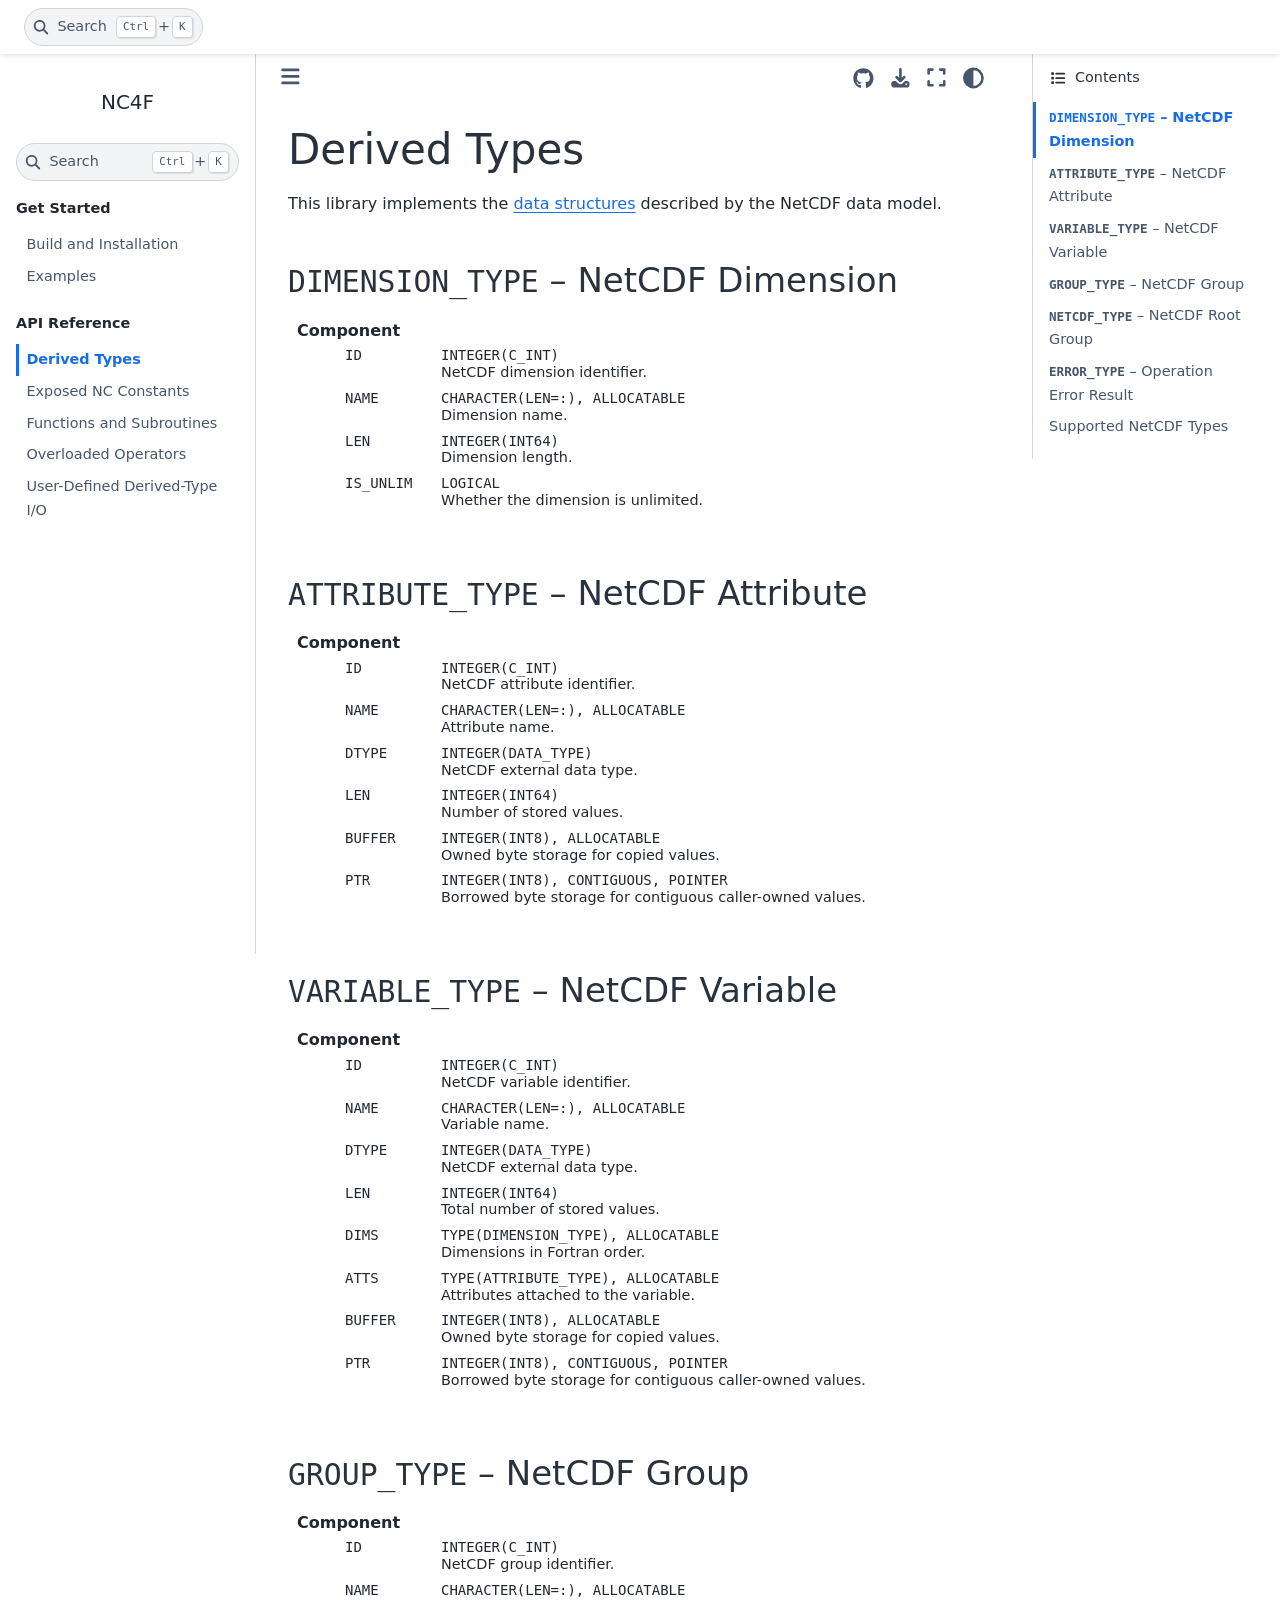
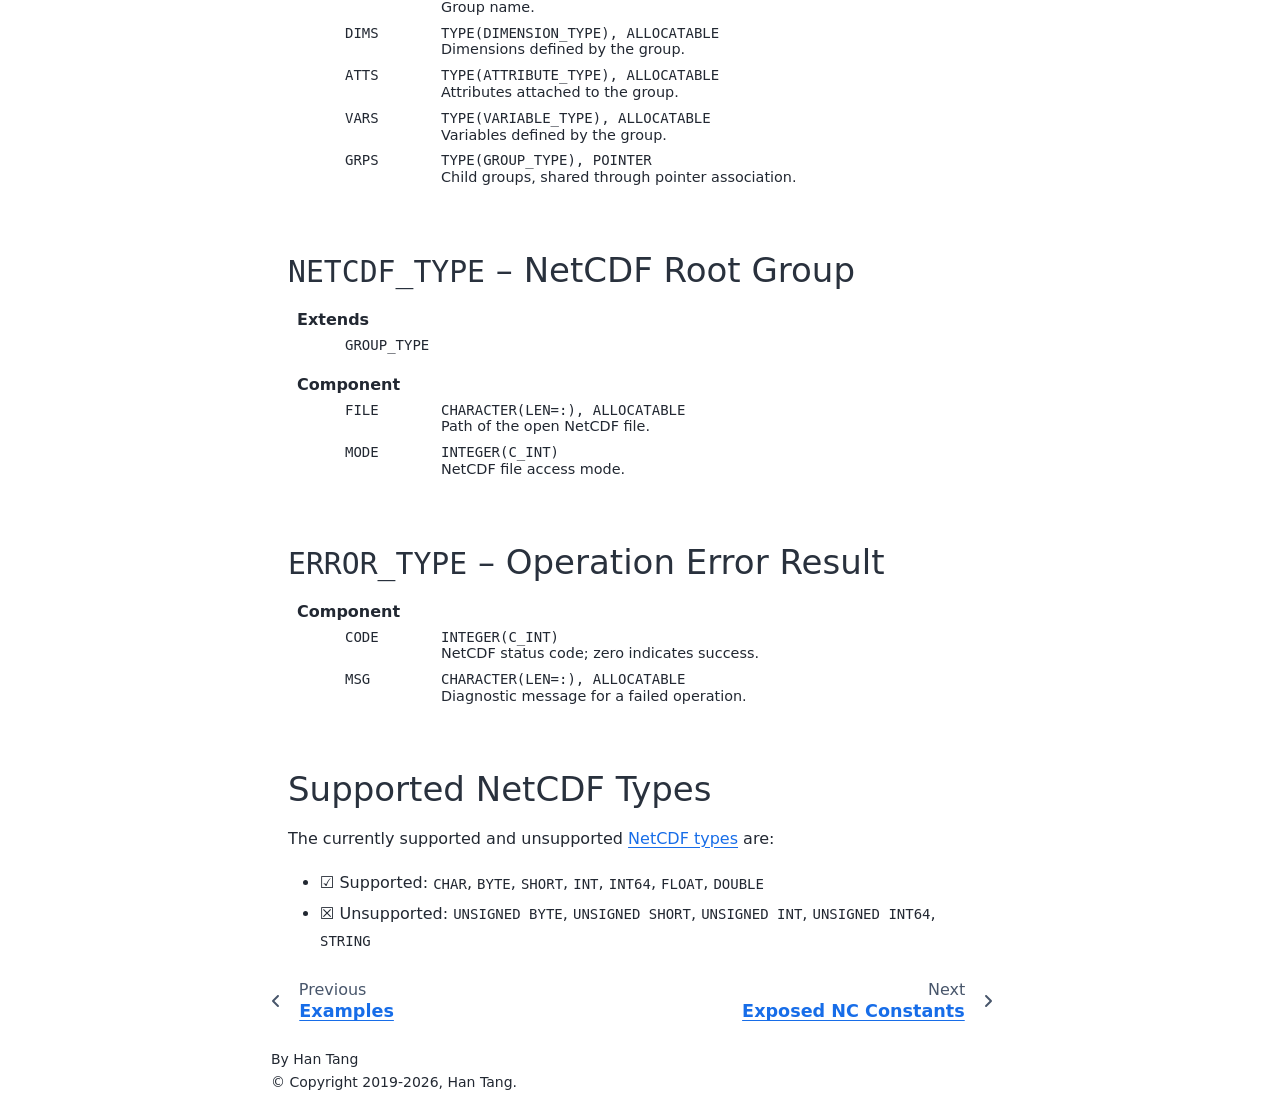
<file: docs/pages/reference/types.html>
<!DOCTYPE html>


<html lang="en" data-content_root="../" >

  <head>
    <meta charset="utf-8" />
    <meta name="viewport" content="width=device-width, initial-scale=1.0" /><meta name="viewport" content="width=device-width, initial-scale=1" />

    <title>Derived Types &#8212; NC4F</title>
  
  
  
  <script data-cfasync="false">
    document.documentElement.dataset.mode = localStorage.getItem("mode") || "";
    document.documentElement.dataset.theme = localStorage.getItem("theme") || "";
  </script>
  <!--
    this give us a css class that will be invisible only if js is disabled
  -->
  <noscript>
    <style>
      .pst-js-only { display: none !important; }

    </style>
  </noscript>
  
  <!-- Loaded before other Sphinx assets -->
  <link href="../_static/styles/theme.css?digest=90905a2f556bf617f1a9" rel="stylesheet" />
<link href="../_static/styles/pydata-sphinx-theme.css?digest=90905a2f556bf617f1a9" rel="stylesheet" />

    <link rel="stylesheet" type="text/css" href="../_static/pygments.css?v=8f2a1f02" />
    <link rel="stylesheet" type="text/css" href="../_static/styles/sphinx-book-theme.css?v=4418a689" />
    <link rel="stylesheet" type="text/css" href="../_static/sphinx-design.min.css?v=95c83b7e" />
    <link rel="stylesheet" type="text/css" href="../_static/custom.css?v=3a28e95d" />
  
  <!-- So that users can add custom icons -->
  <script defer src="../_static/scripts/fontawesome.js?digest=90905a2f556bf617f1a9"></script>
  <!-- Pre-loaded scripts that we'll load fully later -->
  <link rel="preload" as="script" href="../_static/scripts/bootstrap.js?digest=90905a2f556bf617f1a9" />
<link rel="preload" as="script" href="../_static/scripts/pydata-sphinx-theme.js?digest=90905a2f556bf617f1a9" />

    <script src="../_static/documentation_options.js?v=9eb32ce0"></script>
    <script src="../_static/doctools.js?v=fd6eb6e6"></script>
    <script src="../_static/sphinx_highlight.js?v=6ffebe34"></script>
    <script src="../_static/scripts/sphinx-book-theme.js?v=fab101a9"></script>
    <script src="../_static/design-tabs.js?v=f930bc37"></script>
    <script>DOCUMENTATION_OPTIONS.pagename = 'reference/types';</script>
    <script>DOCUMENTATION_OPTIONS.search_as_you_type = false;</script>
    <link rel="index" title="Index" href="../genindex.html" />
    <link rel="search" title="Search" href="../search.html" />
    <link rel="next" title="Exposed NC Constants" href="exposed-nc-constants.html" />
    <link rel="prev" title="Examples" href="../get-started/first-program.html" />
  <meta name="viewport" content="width=device-width, initial-scale=1"/>
  <meta name="docsearch:language" content="en"/>
  <meta name="docsearch:version" content="" />
  
    
    <script src="../_static/searchtools.js"></script>
    <script src="../_static/language_data.js"></script>
    <script src="../searchindex.js"></script>
  
  </head>
  <body data-default-mode="">
  
  
  <div id="pst-skip-link" class="skip-link d-print-none"><a href="#main-content">Skip to main content</a></div>

  
  <div id="pst-scroll-pixel-helper"></div>
  
  <button type="button" class="btn rounded-pill" id="pst-back-to-top">
    <i class="fa-solid fa-arrow-up"></i>Back to top</button>
  
  
  
  
  <dialog id="pst-search-dialog">
    
<form class="bd-search d-flex align-items-center"
      action="../search.html"
      method="get">
  <i class="fa-solid fa-magnifying-glass"></i>
  <input type="search"
         class="form-control"
         name="q"
         placeholder="Search..."
         aria-label="Search..."
         autocomplete="off"
         autocorrect="off"
         autocapitalize="off"
         spellcheck="false"/>
  <span class="search-button__kbd-shortcut"><kbd class="kbd-shortcut__modifier">Ctrl</kbd>+<kbd>K</kbd></span>
</form>
  </dialog>

  <div class="pst-async-banner-revealer d-none">
  <aside id="bd-header-version-warning" class="d-none d-print-none" aria-label="Version warning"></aside>
</div>

  
    <header id="pst-header" class="bd-header navbar navbar-expand-lg bd-navbar d-print-none">
<div class="bd-header__inner bd-page-width">
  <button class="pst-navbar-icon sidebar-toggle primary-toggle" aria-label="Site navigation">
    <span class="fa-solid fa-bars"></span>
  </button>
  
  
  <div class="col-lg-9 navbar-header-items">
    
    
    <div class="navbar-header-items__end">
      
        <div class="navbar-item navbar-persistent--container">
          

<button class="btn search-button-field search-button__button pst-js-only" title="Search" aria-label="Search" data-bs-placement="bottom" data-bs-toggle="tooltip">
 <i class="fa-solid fa-magnifying-glass"></i>
 <span class="search-button__default-text">Search</span>
 <span class="search-button__kbd-shortcut"><kbd class="kbd-shortcut__modifier">Ctrl</kbd>+<kbd class="kbd-shortcut__modifier">K</kbd></span>
</button>
        </div>
      
      
    </div>
    
  </div>
  
  
    <div class="navbar-persistent--mobile">

<button class="btn search-button-field search-button__button pst-js-only" title="Search" aria-label="Search" data-bs-placement="bottom" data-bs-toggle="tooltip">
 <i class="fa-solid fa-magnifying-glass"></i>
 <span class="search-button__default-text">Search</span>
 <span class="search-button__kbd-shortcut"><kbd class="kbd-shortcut__modifier">Ctrl</kbd>+<kbd class="kbd-shortcut__modifier">K</kbd></span>
</button>
    </div>
  

  
    <button class="pst-navbar-icon sidebar-toggle secondary-toggle" aria-label="On this page">
      <span class="fa-solid fa-outdent"></span>
    </button>
  
</div>

    </header>
  

  <div class="bd-container">
    <div class="bd-container__inner bd-page-width">
      
      
      
      <dialog id="pst-primary-sidebar-modal"></dialog>
      <div id="pst-primary-sidebar" class="bd-sidebar-primary bd-sidebar">
        

  
  <div class="sidebar-header-items sidebar-primary__section">
    
    
    
    
  </div>
  
    <div class="sidebar-primary-items__start sidebar-primary__section">
        <div class="sidebar-primary-item">

  
    
  

<a class="navbar-brand logo" href="../index.html">
  
  
  
  
  
  
    <p class="title logo__title">NC4F</p>
  
</a></div>
        <div class="sidebar-primary-item">

<button class="btn search-button-field search-button__button pst-js-only" title="Search" aria-label="Search" data-bs-placement="bottom" data-bs-toggle="tooltip">
 <i class="fa-solid fa-magnifying-glass"></i>
 <span class="search-button__default-text">Search</span>
 <span class="search-button__kbd-shortcut"><kbd class="kbd-shortcut__modifier">Ctrl</kbd>+<kbd class="kbd-shortcut__modifier">K</kbd></span>
</button></div>
        <div class="sidebar-primary-item"><nav class="bd-links bd-docs-nav" aria-label="Main">
    <div class="bd-toc-item navbar-nav active">
        <p aria-level="2" class="caption" role="heading"><span class="caption-text">Get Started</span></p>
<ul class="nav bd-sidenav">
<li class="toctree-l1"><a class="reference internal" href="../get-started/build-installation.html">Build and Installation</a></li>
<li class="toctree-l1"><a class="reference internal" href="../get-started/first-program.html">Examples</a></li>
</ul>
<p aria-level="2" class="caption" role="heading"><span class="caption-text">API Reference</span></p>
<ul class="current nav bd-sidenav">
<li class="toctree-l1 current active"><a class="current reference internal" href="#">Derived Types</a></li>
<li class="toctree-l1"><a class="reference internal" href="exposed-nc-constants.html">Exposed NC Constants</a></li>
<li class="toctree-l1"><a class="reference internal" href="functions-and-subroutines.html">Functions and Subroutines</a></li>
<li class="toctree-l1"><a class="reference internal" href="operators.html">Overloaded Operators</a></li>
<li class="toctree-l1"><a class="reference internal" href="derived-type-io.html">User-Defined Derived-Type I/O</a></li>
</ul>

    </div>
</nav></div>
    </div>
  
  
  <div class="sidebar-primary-items__end sidebar-primary__section">
      <div class="sidebar-primary-item">
<div id="ethical-ad-placement"
      class="flat"
      data-ea-publisher="readthedocs"
      data-ea-type="readthedocs-sidebar"
      data-ea-manual="true">
</div></div>
  </div>


      </div>
      
      <main id="main-content" class="bd-main" role="main">
        
        

<div class="sbt-scroll-pixel-helper"></div>

          <div class="bd-content">
            <div class="bd-article-container">
              
              <div class="bd-header-article d-print-none">
<div class="header-article-items header-article__inner">
  
    <div class="header-article-items__start">
      
        <div class="header-article-item"><button class="sidebar-toggle primary-toggle btn btn-sm" title="Toggle primary sidebar" data-bs-placement="bottom" data-bs-toggle="tooltip">
  <span class="fa-solid fa-bars"></span>
</button></div>
      
    </div>
  
  
    <div class="header-article-items__end">
      
        <div class="header-article-item">

<div class="article-header-buttons">





<div class="dropdown dropdown-source-buttons">
  <button class="btn dropdown-toggle" type="button" data-bs-toggle="dropdown" aria-expanded="false" aria-label="Source repositories">
    <i class="fab fa-github"></i>
  </button>
  <ul class="dropdown-menu">
      
      
      
      <li><a href="https://github.com/han190/nc4f.pack" target="_blank"
   class="btn btn-sm btn-source-repository-button dropdown-item"
   title="Source repository"
   data-bs-placement="left" data-bs-toggle="tooltip"
>
  

<span class="btn__icon-container">
  <i class="fab fa-github"></i>
  </span>
<span class="btn__text-container">Repository</span>
</a>
</li>
      
      
      
      
      <li><a href="https://github.com/han190/nc4f.pack/issues/new?title=Issue%20on%20page%20%2Freference/types.html&body=Your%20issue%20content%20here." target="_blank"
   class="btn btn-sm btn-source-issues-button dropdown-item"
   title="Open an issue"
   data-bs-placement="left" data-bs-toggle="tooltip"
>
  

<span class="btn__icon-container">
  <i class="fas fa-lightbulb"></i>
  </span>
<span class="btn__text-container">Open issue</span>
</a>
</li>
      
  </ul>
</div>






<div class="dropdown dropdown-download-buttons">
  <button class="btn dropdown-toggle" type="button" data-bs-toggle="dropdown" aria-expanded="false" aria-label="Download this page">
    <i class="fas fa-download"></i>
  </button>
  <ul class="dropdown-menu">
      
      
      
      <li><a href="../_sources/reference/types.md" target="_blank"
   class="btn btn-sm btn-download-source-button dropdown-item"
   title="Download source file"
   data-bs-placement="left" data-bs-toggle="tooltip"
>
  

<span class="btn__icon-container">
  <i class="fas fa-file"></i>
  </span>
<span class="btn__text-container">.md</span>
</a>
</li>
      
      
      
      
      <li>
<button onclick="window.print()"
  class="btn btn-sm btn-download-pdf-button dropdown-item"
  title="Print to PDF"
  data-bs-placement="left" data-bs-toggle="tooltip"
>
  

<span class="btn__icon-container">
  <i class="fas fa-file-pdf"></i>
  </span>
<span class="btn__text-container">.pdf</span>
</button>
</li>
      
  </ul>
</div>




<button onclick="toggleFullScreen()"
  class="btn btn-sm btn-fullscreen-button pst-navbar-icon"
  title="Fullscreen mode"
  data-bs-placement="bottom" data-bs-toggle="tooltip"
>
  

<span class="btn__icon-container">
  <i class="fas fa-expand"></i>
  </span>

</button>



<div class="theme-switch-container dropdown pst-js-only" data-bs-toggle="tooltip" data-bs-placement="bottom" title="Color mode">
  <button class="btn btn-sm nav-link pst-navbar-icon theme-switch-button dropdown-toggle" aria-label="Color mode" data-bs-toggle="dropdown">
    <i class="theme-switch fa-solid fa-sun fa-lg fa-fw" data-mode="light" title="Light"></i>
    <i class="theme-switch fa-solid fa-moon fa-lg fa-fw" data-mode="dark" title="Dark"></i>
    <i class="theme-switch fa-solid fa-circle-half-stroke fa-lg fa-fw" data-mode="auto" title="System Settings"></i>
  </button>
  <ul class="dropdown-menu dropdown-menu-end">
    <li><button class="dropdown-item d-flex align-items-center theme-change-button" data-mode="auto"><i class="fa-solid fa-circle-half-stroke fa-lg fa-fw me-1"></i>System Settings</button></li>
    <li><button class="dropdown-item d-flex align-items-center theme-change-button" data-mode="light"><i class="fa-solid fa-sun fa-lg fa-fw me-1"></i>Light</button></li>
    <li><button class="dropdown-item d-flex align-items-center theme-change-button" data-mode="dark"><i class="fa-solid fa-moon fa-lg fa-fw me-1"></i>Dark</button></li>
  </ul>
</div>


<button class="btn btn-sm pst-navbar-icon search-button search-button__button pst-js-only" title="Search" aria-label="Search" data-bs-placement="bottom" data-bs-toggle="tooltip">
    <i class="fa-solid fa-magnifying-glass fa-lg"></i>
</button>
<button class="sidebar-toggle secondary-toggle btn btn-sm pst-navbar-icon" title="Toggle secondary sidebar" data-bs-placement="bottom" data-bs-toggle="tooltip">
    <span class="fa-solid fa-list"></span>
</button>
</div></div>
      
    </div>
  
</div>
</div>
              
              

<div id="jb-print-docs-body" class="onlyprint">
    <h1>Derived Types</h1>
    <!-- Table of contents -->
    <div id="print-main-content">
        <div id="jb-print-toc">
            
            <div>
                <h2> Contents </h2>
            </div>
            <nav aria-label="Page">
                <ul class="pst-show_toc_level nav section-nav flex-column">
<li class="toc-h2 nav-item toc-entry"><a class="reference internal nav-link" href="#dimension-type-netcdf-dimension"><code class="docutils literal notranslate"><span class="pre">DIMENSION_TYPE</span></code> – NetCDF Dimension</a></li>
<li class="toc-h2 nav-item toc-entry"><a class="reference internal nav-link" href="#attribute-type-netcdf-attribute"><code class="docutils literal notranslate"><span class="pre">ATTRIBUTE_TYPE</span></code> – NetCDF Attribute</a></li>
<li class="toc-h2 nav-item toc-entry"><a class="reference internal nav-link" href="#variable-type-netcdf-variable"><code class="docutils literal notranslate"><span class="pre">VARIABLE_TYPE</span></code> – NetCDF Variable</a></li>
<li class="toc-h2 nav-item toc-entry"><a class="reference internal nav-link" href="#group-type-netcdf-group"><code class="docutils literal notranslate"><span class="pre">GROUP_TYPE</span></code> – NetCDF Group</a></li>
<li class="toc-h2 nav-item toc-entry"><a class="reference internal nav-link" href="#netcdf-type-netcdf-root-group"><code class="docutils literal notranslate"><span class="pre">NETCDF_TYPE</span></code> – NetCDF Root Group</a></li>
<li class="toc-h2 nav-item toc-entry"><a class="reference internal nav-link" href="#error-type-operation-error-result"><code class="docutils literal notranslate"><span class="pre">ERROR_TYPE</span></code> – Operation Error Result</a></li>
<li class="toc-h2 nav-item toc-entry"><a class="reference internal nav-link" href="#supported-netcdf-types">Supported NetCDF Types</a></li>
</ul>
            </nav>
        </div>
    </div>
</div>

              
                
<div id="searchbox"></div>
                <article class="bd-article">
                  
  <section id="derived-types">
<h1>Derived Types<a class="headerlink" href="#derived-types" title="Link to this heading">#</a></h1>
<p>This library implements the <a class="reference external" href="https://docs.unidata.ucar.edu/netcdf-c/4.10.0/netcdf_data_model.html">data structures</a>
described by the NetCDF data model.</p>
<section id="dimension-type-netcdf-dimension">
<h2><code class="docutils literal notranslate"><span class="pre">DIMENSION_TYPE</span></code> – NetCDF Dimension<a class="headerlink" href="#dimension-type-netcdf-dimension" title="Link to this heading">#</a></h2>
<div class="pst-scrollable-table-container"><table class="table">
<thead>
<tr class="row-odd"><th class="head text-left"><p>Component</p></th>
</tr>
</thead>
<tbody>
<tr class="row-even"><td class="text-left"><p><span class="grid"><span><code class="docutils literal notranslate"><span class="pre">ID</span></code></span><span><code class="docutils literal notranslate"><span class="pre">integer(c_int)</span></code></span></span><br><span class="ind6">NetCDF dimension identifier.</span></p></td>
</tr>
<tr class="row-odd"><td class="text-left"><p><span class="grid"><span><code class="docutils literal notranslate"><span class="pre">NAME</span></code></span><span><code class="docutils literal notranslate"><span class="pre">character(len=:),</span> <span class="pre">allocatable</span></code></span></span><br><span class="ind6">Dimension name.</span></p></td>
</tr>
<tr class="row-even"><td class="text-left"><p><span class="grid"><span><code class="docutils literal notranslate"><span class="pre">LEN</span></code></span><span><code class="docutils literal notranslate"><span class="pre">integer(int64)</span></code></span></span><br><span class="ind6">Dimension length.</span></p></td>
</tr>
<tr class="row-odd"><td class="text-left"><p><span class="grid"><span><code class="docutils literal notranslate"><span class="pre">IS_UNLIM</span></code></span><span><code class="docutils literal notranslate"><span class="pre">logical</span></code></span></span><br><span class="ind6">Whether the dimension is unlimited.</span></p></td>
</tr>
</tbody>
</table>
</div>
</section>
<section id="attribute-type-netcdf-attribute">
<h2><code class="docutils literal notranslate"><span class="pre">ATTRIBUTE_TYPE</span></code> – NetCDF Attribute<a class="headerlink" href="#attribute-type-netcdf-attribute" title="Link to this heading">#</a></h2>
<div class="pst-scrollable-table-container"><table class="table">
<thead>
<tr class="row-odd"><th class="head text-left"><p>Component</p></th>
</tr>
</thead>
<tbody>
<tr class="row-even"><td class="text-left"><p><span class="grid"><span><code class="docutils literal notranslate"><span class="pre">ID</span></code></span><span><code class="docutils literal notranslate"><span class="pre">integer(c_int)</span></code></span></span><br><span class="ind6">NetCDF attribute identifier.</span></p></td>
</tr>
<tr class="row-odd"><td class="text-left"><p><span class="grid"><span><code class="docutils literal notranslate"><span class="pre">NAME</span></code></span><span><code class="docutils literal notranslate"><span class="pre">character(len=:),</span> <span class="pre">allocatable</span></code></span></span><br><span class="ind6">Attribute name.</span></p></td>
</tr>
<tr class="row-even"><td class="text-left"><p><span class="grid"><span><code class="docutils literal notranslate"><span class="pre">DTYPE</span></code></span><span><code class="docutils literal notranslate"><span class="pre">integer(data_type)</span></code></span></span><br><span class="ind6">NetCDF external data type.</span></p></td>
</tr>
<tr class="row-odd"><td class="text-left"><p><span class="grid"><span><code class="docutils literal notranslate"><span class="pre">LEN</span></code></span><span><code class="docutils literal notranslate"><span class="pre">integer(int64)</span></code></span></span><br><span class="ind6">Number of stored values.</span></p></td>
</tr>
<tr class="row-even"><td class="text-left"><p><span class="grid"><span><code class="docutils literal notranslate"><span class="pre">BUFFER</span></code></span><span><code class="docutils literal notranslate"><span class="pre">integer(int8),</span> <span class="pre">allocatable</span></code></span></span><br><span class="ind6">Owned byte storage for copied values.</span></p></td>
</tr>
<tr class="row-odd"><td class="text-left"><p><span class="grid"><span><code class="docutils literal notranslate"><span class="pre">PTR</span></code></span><span><code class="docutils literal notranslate"><span class="pre">integer(int8),</span> <span class="pre">contiguous,</span> <span class="pre">pointer</span></code></span></span><br><span class="ind6">Borrowed byte storage for contiguous caller-owned values.</span></p></td>
</tr>
</tbody>
</table>
</div>
</section>
<section id="variable-type-netcdf-variable">
<h2><code class="docutils literal notranslate"><span class="pre">VARIABLE_TYPE</span></code> – NetCDF Variable<a class="headerlink" href="#variable-type-netcdf-variable" title="Link to this heading">#</a></h2>
<div class="pst-scrollable-table-container"><table class="table">
<thead>
<tr class="row-odd"><th class="head text-left"><p>Component</p></th>
</tr>
</thead>
<tbody>
<tr class="row-even"><td class="text-left"><p><span class="grid"><span><code class="docutils literal notranslate"><span class="pre">ID</span></code></span><span><code class="docutils literal notranslate"><span class="pre">integer(c_int)</span></code></span></span><br><span class="ind6">NetCDF variable identifier.</span></p></td>
</tr>
<tr class="row-odd"><td class="text-left"><p><span class="grid"><span><code class="docutils literal notranslate"><span class="pre">NAME</span></code></span><span><code class="docutils literal notranslate"><span class="pre">character(len=:),</span> <span class="pre">allocatable</span></code></span></span><br><span class="ind6">Variable name.</span></p></td>
</tr>
<tr class="row-even"><td class="text-left"><p><span class="grid"><span><code class="docutils literal notranslate"><span class="pre">DTYPE</span></code></span><span><code class="docutils literal notranslate"><span class="pre">integer(data_type)</span></code></span></span><br><span class="ind6">NetCDF external data type.</span></p></td>
</tr>
<tr class="row-odd"><td class="text-left"><p><span class="grid"><span><code class="docutils literal notranslate"><span class="pre">LEN</span></code></span><span><code class="docutils literal notranslate"><span class="pre">integer(int64)</span></code></span></span><br><span class="ind6">Total number of stored values.</span></p></td>
</tr>
<tr class="row-even"><td class="text-left"><p><span class="grid"><span><code class="docutils literal notranslate"><span class="pre">DIMS</span></code></span><span><code class="docutils literal notranslate"><span class="pre">type(dimension_type),</span> <span class="pre">allocatable</span></code></span></span><br><span class="ind6">Dimensions in Fortran order.</span></p></td>
</tr>
<tr class="row-odd"><td class="text-left"><p><span class="grid"><span><code class="docutils literal notranslate"><span class="pre">ATTS</span></code></span><span><code class="docutils literal notranslate"><span class="pre">type(attribute_type),</span> <span class="pre">allocatable</span></code></span></span><br><span class="ind6">Attributes attached to the variable.</span></p></td>
</tr>
<tr class="row-even"><td class="text-left"><p><span class="grid"><span><code class="docutils literal notranslate"><span class="pre">BUFFER</span></code></span><span><code class="docutils literal notranslate"><span class="pre">integer(int8),</span> <span class="pre">allocatable</span></code></span></span><br><span class="ind6">Owned byte storage for copied values.</span></p></td>
</tr>
<tr class="row-odd"><td class="text-left"><p><span class="grid"><span><code class="docutils literal notranslate"><span class="pre">PTR</span></code></span><span><code class="docutils literal notranslate"><span class="pre">integer(int8),</span> <span class="pre">contiguous,</span> <span class="pre">pointer</span></code></span></span><br><span class="ind6">Borrowed byte storage for contiguous caller-owned values.</span></p></td>
</tr>
</tbody>
</table>
</div>
</section>
<section id="group-type-netcdf-group">
<h2><code class="docutils literal notranslate"><span class="pre">GROUP_TYPE</span></code> – NetCDF Group<a class="headerlink" href="#group-type-netcdf-group" title="Link to this heading">#</a></h2>
<div class="pst-scrollable-table-container"><table class="table">
<thead>
<tr class="row-odd"><th class="head text-left"><p>Component</p></th>
</tr>
</thead>
<tbody>
<tr class="row-even"><td class="text-left"><p><span class="grid"><span><code class="docutils literal notranslate"><span class="pre">ID</span></code></span><span><code class="docutils literal notranslate"><span class="pre">integer(c_int)</span></code></span></span><br><span class="ind6">NetCDF group identifier.</span></p></td>
</tr>
<tr class="row-odd"><td class="text-left"><p><span class="grid"><span><code class="docutils literal notranslate"><span class="pre">NAME</span></code></span><span><code class="docutils literal notranslate"><span class="pre">character(len=:),</span> <span class="pre">allocatable</span></code></span></span><br><span class="ind6">Group name.</span></p></td>
</tr>
<tr class="row-even"><td class="text-left"><p><span class="grid"><span><code class="docutils literal notranslate"><span class="pre">DIMS</span></code></span><span><code class="docutils literal notranslate"><span class="pre">type(dimension_type),</span> <span class="pre">allocatable</span></code></span></span><br><span class="ind6">Dimensions defined by the group.</span></p></td>
</tr>
<tr class="row-odd"><td class="text-left"><p><span class="grid"><span><code class="docutils literal notranslate"><span class="pre">ATTS</span></code></span><span><code class="docutils literal notranslate"><span class="pre">type(attribute_type),</span> <span class="pre">allocatable</span></code></span></span><br><span class="ind6">Attributes attached to the group.</span></p></td>
</tr>
<tr class="row-even"><td class="text-left"><p><span class="grid"><span><code class="docutils literal notranslate"><span class="pre">VARS</span></code></span><span><code class="docutils literal notranslate"><span class="pre">type(variable_type),</span> <span class="pre">allocatable</span></code></span></span><br><span class="ind6">Variables defined by the group.</span></p></td>
</tr>
<tr class="row-odd"><td class="text-left"><p><span class="grid"><span><code class="docutils literal notranslate"><span class="pre">GRPS</span></code></span><span><code class="docutils literal notranslate"><span class="pre">type(group_type),</span> <span class="pre">pointer</span></code></span></span><br><span class="ind6">Child groups, shared through pointer association.</span></p></td>
</tr>
</tbody>
</table>
</div>
</section>
<section id="netcdf-type-netcdf-root-group">
<h2><code class="docutils literal notranslate"><span class="pre">NETCDF_TYPE</span></code> – NetCDF Root Group<a class="headerlink" href="#netcdf-type-netcdf-root-group" title="Link to this heading">#</a></h2>
<div class="pst-scrollable-table-container"><table class="table">
<thead>
<tr class="row-odd"><th class="head text-left"><p>Extends</p></th>
</tr>
</thead>
<tbody>
<tr class="row-even"><td class="text-left"><p><span class="ind3"><code class="docutils literal notranslate"><span class="pre">GROUP_TYPE</span></code></span></p></td>
</tr>
</tbody>
</table>
</div>
<div class="pst-scrollable-table-container"><table class="table">
<thead>
<tr class="row-odd"><th class="head text-left"><p>Component</p></th>
</tr>
</thead>
<tbody>
<tr class="row-even"><td class="text-left"><p><span class="grid"><span><code class="docutils literal notranslate"><span class="pre">FILE</span></code></span><span><code class="docutils literal notranslate"><span class="pre">character(len=:),</span> <span class="pre">allocatable</span></code></span></span><br><span class="ind6">Path of the open NetCDF file.</span></p></td>
</tr>
<tr class="row-odd"><td class="text-left"><p><span class="grid"><span><code class="docutils literal notranslate"><span class="pre">MODE</span></code></span><span><code class="docutils literal notranslate"><span class="pre">integer(c_int)</span></code></span></span><br><span class="ind6">NetCDF file access mode.</span></p></td>
</tr>
</tbody>
</table>
</div>
</section>
<section id="error-type-operation-error-result">
<h2><code class="docutils literal notranslate"><span class="pre">ERROR_TYPE</span></code> – Operation Error Result<a class="headerlink" href="#error-type-operation-error-result" title="Link to this heading">#</a></h2>
<div class="pst-scrollable-table-container"><table class="table">
<thead>
<tr class="row-odd"><th class="head text-left"><p>Component</p></th>
</tr>
</thead>
<tbody>
<tr class="row-even"><td class="text-left"><p><span class="grid"><span><code class="docutils literal notranslate"><span class="pre">CODE</span></code></span><span><code class="docutils literal notranslate"><span class="pre">integer(c_int)</span></code></span></span><br><span class="ind6">NetCDF status code; zero indicates success.</span></p></td>
</tr>
<tr class="row-odd"><td class="text-left"><p><span class="grid"><span><code class="docutils literal notranslate"><span class="pre">MSG</span></code></span><span><code class="docutils literal notranslate"><span class="pre">character(len=:),</span> <span class="pre">allocatable</span></code></span></span><br><span class="ind6">Diagnostic message for a failed operation.</span></p></td>
</tr>
</tbody>
</table>
</div>
</section>
<section id="supported-netcdf-types">
<h2>Supported NetCDF Types<a class="headerlink" href="#supported-netcdf-types" title="Link to this heading">#</a></h2>
<p>The currently supported and unsupported <a class="reference external" href="https://docs.unidata.ucar.edu/nug/current/md_types.html">NetCDF types</a> are:</p>
<ul class="simple">
<li><p>☑ Supported: <code class="docutils literal notranslate"><span class="pre">CHAR</span></code>, <code class="docutils literal notranslate"><span class="pre">BYTE</span></code>, <code class="docutils literal notranslate"><span class="pre">SHORT</span></code>, <code class="docutils literal notranslate"><span class="pre">INT</span></code>, <code class="docutils literal notranslate"><span class="pre">INT64</span></code>, <code class="docutils literal notranslate"><span class="pre">FLOAT</span></code>, <code class="docutils literal notranslate"><span class="pre">DOUBLE</span></code></p></li>
<li><p>☒ Unsupported: <code class="docutils literal notranslate"><span class="pre">UNSIGNED</span> <span class="pre">BYTE</span></code>, <code class="docutils literal notranslate"><span class="pre">UNSIGNED</span> <span class="pre">SHORT</span></code>, <code class="docutils literal notranslate"><span class="pre">UNSIGNED</span> <span class="pre">INT</span></code>, <code class="docutils literal notranslate"><span class="pre">UNSIGNED</span> <span class="pre">INT64</span></code>, <code class="docutils literal notranslate"><span class="pre">STRING</span></code></p></li>
</ul>
<!-- ## Constructions

This library provides operators and generic functions that simplifies the 
construction of these derived types. Let's go through them one by one.

### Dimension type

In NetCDF there are two kinds of dimensions: limited and unlimited. For
limited dimensions we can construct them through `.dim.`,

```fortran
type(dimension_type) :: longitude, latitude

longitude = "longitude" .dim. 361
latitude = "latitude" .dim. 181
```

To specify if the dimension is limited/unlimited, we need the operator `.and.` and a logical variable,

```fortran
logical, parameter :: UNLIMITED = .true.
logical, parameter :: LIMITED = .false.
type(dimension_type) :: time_unlim, time_slice

time_unlim = "time_unlim" .dim. (24 .and. UNLIMITED)
time_slice = "time_slice" .dim. (24 .and. LIMITED)
```
Internally a `dimension_argument_type` is formed by `(24 .and. UNLIMITED)`, this type is then passed to construct the `dimension_type`.

### Attribute type

Attribute type variables are constructed through the operator `.att.`. The first argument has to be a string and the second argument is generic.

```fortran
type(attribute_type), allocatable

atts = ["units" .att. "Kelvin", &
        "description" .att. "Sea Surface Temperature", &
        "mean" .att. 293, &
        "stdv" .att. 5.23]
```

### Variable type

#### Construct a variable through `datarray`

The main constructor of `variable_type` is `datarray`. You will need at least a name, an array and a dimension array to form a data array.
For example, let's say we would like to create a 3D geospatial variable 

```fortran
type(dimension_type) :: lon, lat, tme
type(variable_type) :: var
logical, parameter :: UNLIMITED = .true.
real, allocatable, target :: values(:, :, :)
integer :: nlon, nlat, nt, i, j, k

nlon = 360
nlat = 181
nt = 24

allocate (values(nt, nlat, nlon))
do concurrent (i = 1:nt, j = 1:nlat, k = 1:nlon)
  values(i, j, k) = 0. !> Dummy values
end do

lon = "longitude" .dim. nlon
lat = "latitude" .dim. nlat
tme = "time" .dim. (nt .and. UNLIMITED)
var = datarray("dummy variable", values, [tme, lat, lon])

print *, var ! Yes, you can use UDDTIO to print the metadata. Try it.
```

In this way the `values` are copied to the owned, allocatable `var%buffer`.
If the array `values` is big, you can avoid the copy by using a contiguous
caller-owned target:

```fortran
var = datarray("dummy variable", values, [tme, lat, lon], deep=.false.)
```

Then `var%ptr` is associated with `values` while `var%buffer` remains
unallocated. This is efficient, but `values` must be a simply contiguous,
named target and remain alive for as long as the variable is used. Also, you can
attach attributes as well:

```fortran
var = datarray("dummy variable", values, [tme, lat, lon], &
  & atts=["units".att."K", "critical".att.273.15], deep=.false.)
```

#### Construct a variable through `initialize`

This library also provides `initialize` if you only know the skeleton of the data array but do not know the actual values that needs to be filled in yet.
One can initialize a `variable_type` by explicitly providing all metadata required. Please refer to [Functions and Subroutines](functions-and-subroutines.md) for more details.

### Group and NetCDF type

The group type is a nested structure, since by [design](https://docs.unidata.ucar.edu/netcdf-c/4.10.0/netcdf_data_model.html) a group may have a subgroup. 
Every NetCDF4 file contains at least one group. This is sometimes referred to as the [root group](https://unidata.github.io/netcdf4-python/). -->
</section>
</section>


                </article>
              

              
              
              
              
                <footer class="prev-next-footer d-print-none">
                  
<div class="prev-next-area">
    <a class="left-prev"
       href="../get-started/first-program.html"
       title="previous page">
      <i class="fa-solid fa-angle-left"></i>
      <div class="prev-next-info">
        <p class="prev-next-subtitle">previous</p>
        <p class="prev-next-title">Examples</p>
      </div>
    </a>
    <a class="right-next"
       href="exposed-nc-constants.html"
       title="next page">
      <div class="prev-next-info">
        <p class="prev-next-subtitle">next</p>
        <p class="prev-next-title">Exposed NC Constants</p>
      </div>
      <i class="fa-solid fa-angle-right"></i>
    </a>
</div>
                </footer>
              
            </div>
            
            
              
                <dialog id="pst-secondary-sidebar-modal"></dialog>
                <div id="pst-secondary-sidebar" class="bd-sidebar-secondary bd-toc"><div class="sidebar-secondary-items sidebar-secondary__inner">


  <div class="sidebar-secondary-item"><div
    id="pst-page-navigation-heading-2"
    class="page-toc tocsection onthispage">
    <i class="fa-solid fa-list"></i> Contents
  </div>
  <nav id="pst-page-toc-nav" class="page-toc" aria-labelledby="pst-page-navigation-heading-2">
    <ul class="pst-show_toc_level nav section-nav flex-column">
<li class="toc-h2 nav-item toc-entry"><a class="reference internal nav-link" href="#dimension-type-netcdf-dimension"><code class="docutils literal notranslate"><span class="pre">DIMENSION_TYPE</span></code> – NetCDF Dimension</a></li>
<li class="toc-h2 nav-item toc-entry"><a class="reference internal nav-link" href="#attribute-type-netcdf-attribute"><code class="docutils literal notranslate"><span class="pre">ATTRIBUTE_TYPE</span></code> – NetCDF Attribute</a></li>
<li class="toc-h2 nav-item toc-entry"><a class="reference internal nav-link" href="#variable-type-netcdf-variable"><code class="docutils literal notranslate"><span class="pre">VARIABLE_TYPE</span></code> – NetCDF Variable</a></li>
<li class="toc-h2 nav-item toc-entry"><a class="reference internal nav-link" href="#group-type-netcdf-group"><code class="docutils literal notranslate"><span class="pre">GROUP_TYPE</span></code> – NetCDF Group</a></li>
<li class="toc-h2 nav-item toc-entry"><a class="reference internal nav-link" href="#netcdf-type-netcdf-root-group"><code class="docutils literal notranslate"><span class="pre">NETCDF_TYPE</span></code> – NetCDF Root Group</a></li>
<li class="toc-h2 nav-item toc-entry"><a class="reference internal nav-link" href="#error-type-operation-error-result"><code class="docutils literal notranslate"><span class="pre">ERROR_TYPE</span></code> – Operation Error Result</a></li>
<li class="toc-h2 nav-item toc-entry"><a class="reference internal nav-link" href="#supported-netcdf-types">Supported NetCDF Types</a></li>
</ul>
  </nav></div>

</div></div>
              
            
          </div>
          <footer class="bd-footer-content">
            
<div class="bd-footer-content__inner container">
  
  <div class="footer-item">
    
<p class="component-author">
By Han Tang
</p>

  </div>
  
  <div class="footer-item">
    

  <p class="copyright">
    
      © Copyright 2019-2026, Han Tang.
      <br/>
    
  </p>

  </div>
  
  <div class="footer-item">
    
  </div>
  
  <div class="footer-item">
    
  </div>
  
</div>
          </footer>
        

      </main>
    </div>
  </div>
  
  <!-- Scripts loaded after <body> so the DOM is not blocked -->
  <script defer src="../_static/scripts/bootstrap.js?digest=90905a2f556bf617f1a9"></script>
<script defer src="../_static/scripts/pydata-sphinx-theme.js?digest=90905a2f556bf617f1a9"></script>

  <footer class="bd-footer">
  </footer>
  </body>
</html>
</file>
<file: docs/pages/_static/styles/theme.css>
/* Provided by Sphinx's 'basic' theme, and included in the final set of assets */
@import "../basic.css";
</file>
<file: docs/pages/_static/pygments.css>
html[data-theme="light"] .highlight pre { line-height: 125%; }
html[data-theme="light"] .highlight td.linenos .normal { color: inherit; background-color: transparent; padding-left: 5px; padding-right: 5px; }
html[data-theme="light"] .highlight span.linenos { color: inherit; background-color: transparent; padding-left: 5px; padding-right: 5px; }
html[data-theme="light"] .highlight td.linenos .special { color: #000000; background-color: #ffffc0; padding-left: 5px; padding-right: 5px; }
html[data-theme="light"] .highlight span.linenos.special { color: #000000; background-color: #ffffc0; padding-left: 5px; padding-right: 5px; }
html[data-theme="light"] .highlight .hll { background-color: #fae4c2 }
html[data-theme="light"] .highlight { background: #fefefe; color: #080808 }
html[data-theme="light"] .highlight .c { color: #515151 } /* Comment */
html[data-theme="light"] .highlight .err { color: #A12236 } /* Error */
html[data-theme="light"] .highlight .k { color: #6730C5 } /* Keyword */
html[data-theme="light"] .highlight .l { color: #7F4707 } /* Literal */
html[data-theme="light"] .highlight .n { color: #080808 } /* Name */
html[data-theme="light"] .highlight .o { color: #00622F } /* Operator */
html[data-theme="light"] .highlight .p { color: #080808 } /* Punctuation */
html[data-theme="light"] .highlight .ch { color: #515151 } /* Comment.Hashbang */
html[data-theme="light"] .highlight .cm { color: #515151 } /* Comment.Multiline */
html[data-theme="light"] .highlight .cp { color: #515151 } /* Comment.Preproc */
html[data-theme="light"] .highlight .cpf { color: #515151 } /* Comment.PreprocFile */
html[data-theme="light"] .highlight .c1 { color: #515151 } /* Comment.Single */
html[data-theme="light"] .highlight .cs { color: #515151 } /* Comment.Special */
html[data-theme="light"] .highlight .gd { color: #005B82 } /* Generic.Deleted */
html[data-theme="light"] .highlight .ge { font-style: italic } /* Generic.Emph */
html[data-theme="light"] .highlight .gh { color: #005B82 } /* Generic.Heading */
html[data-theme="light"] .highlight .gs { font-weight: bold } /* Generic.Strong */
html[data-theme="light"] .highlight .gu { color: #005B82 } /* Generic.Subheading */
html[data-theme="light"] .highlight .kc { color: #6730C5 } /* Keyword.Constant */
html[data-theme="light"] .highlight .kd { color: #6730C5 } /* Keyword.Declaration */
html[data-theme="light"] .highlight .kn { color: #6730C5 } /* Keyword.Namespace */
html[data-theme="light"] .highlight .kp { color: #6730C5 } /* Keyword.Pseudo */
html[data-theme="light"] .highlight .kr { color: #6730C5 } /* Keyword.Reserved */
html[data-theme="light"] .highlight .kt { color: #7F4707 } /* Keyword.Type */
html[data-theme="light"] .highlight .ld { color: #7F4707 } /* Literal.Date */
html[data-theme="light"] .highlight .m { color: #7F4707 } /* Literal.Number */
html[data-theme="light"] .highlight .s { color: #00622F } /* Literal.String */
html[data-theme="light"] .highlight .na { color: #912583 } /* Name.Attribute */
html[data-theme="light"] .highlight .nb { color: #7F4707 } /* Name.Builtin */
html[data-theme="light"] .highlight .nc { color: #005B82 } /* Name.Class */
html[data-theme="light"] .highlight .no { color: #005B82 } /* Name.Constant */
html[data-theme="light"] .highlight .nd { color: #7F4707 } /* Name.Decorator */
html[data-theme="light"] .highlight .ni { color: #00622F } /* Name.Entity */
html[data-theme="light"] .highlight .ne { color: #6730C5 } /* Name.Exception */
html[data-theme="light"] .highlight .nf { color: #005B82 } /* Name.Function */
html[data-theme="light"] .highlight .nl { color: #7F4707 } /* Name.Label */
html[data-theme="light"] .highlight .nn { color: #080808 } /* Name.Namespace */
html[data-theme="light"] .highlight .nx { color: #080808 } /* Name.Other */
html[data-theme="light"] .highlight .py { color: #005B82 } /* Name.Property */
html[data-theme="light"] .highlight .nt { color: #005B82 } /* Name.Tag */
html[data-theme="light"] .highlight .nv { color: #A12236 } /* Name.Variable */
html[data-theme="light"] .highlight .ow { color: #6730C5 } /* Operator.Word */
html[data-theme="light"] .highlight .pm { color: #080808 } /* Punctuation.Marker */
html[data-theme="light"] .highlight .w { color: #080808 } /* Text.Whitespace */
html[data-theme="light"] .highlight .mb { color: #7F4707 } /* Literal.Number.Bin */
html[data-theme="light"] .highlight .mf { color: #7F4707 } /* Literal.Number.Float */
html[data-theme="light"] .highlight .mh { color: #7F4707 } /* Literal.Number.Hex */
html[data-theme="light"] .highlight .mi { color: #7F4707 } /* Literal.Number.Integer */
html[data-theme="light"] .highlight .mo { color: #7F4707 } /* Literal.Number.Oct */
html[data-theme="light"] .highlight .sa { color: #00622F } /* Literal.String.Affix */
html[data-theme="light"] .highlight .sb { color: #00622F } /* Literal.String.Backtick */
html[data-theme="light"] .highlight .sc { color: #00622F } /* Literal.String.Char */
html[data-theme="light"] .highlight .dl { color: #00622F } /* Literal.String.Delimiter */
html[data-theme="light"] .highlight .sd { color: #00622F } /* Literal.String.Doc */
html[data-theme="light"] .highlight .s2 { color: #00622F } /* Literal.String.Double */
html[data-theme="light"] .highlight .se { color: #00622F } /* Literal.String.Escape */
html[data-theme="light"] .highlight .sh { color: #00622F } /* Literal.String.Heredoc */
html[data-theme="light"] .highlight .si { color: #00622F } /* Literal.String.Interpol */
html[data-theme="light"] .highlight .sx { color: #00622F } /* Literal.String.Other */
html[data-theme="light"] .highlight .sr { color: #A12236 } /* Literal.String.Regex */
html[data-theme="light"] .highlight .s1 { color: #00622F } /* Literal.String.Single */
html[data-theme="light"] .highlight .ss { color: #005B82 } /* Literal.String.Symbol */
html[data-theme="light"] .highlight .bp { color: #7F4707 } /* Name.Builtin.Pseudo */
html[data-theme="light"] .highlight .fm { color: #005B82 } /* Name.Function.Magic */
html[data-theme="light"] .highlight .vc { color: #A12236 } /* Name.Variable.Class */
html[data-theme="light"] .highlight .vg { color: #A12236 } /* Name.Variable.Global */
html[data-theme="light"] .highlight .vi { color: #A12236 } /* Name.Variable.Instance */
html[data-theme="light"] .highlight .vm { color: #7F4707 } /* Name.Variable.Magic */
html[data-theme="light"] .highlight .il { color: #7F4707 } /* Literal.Number.Integer.Long */
html[data-theme="dark"] .highlight pre { line-height: 125%; }
html[data-theme="dark"] .highlight td.linenos .normal { color: inherit; background-color: transparent; padding-left: 5px; padding-right: 5px; }
html[data-theme="dark"] .highlight span.linenos { color: inherit; background-color: transparent; padding-left: 5px; padding-right: 5px; }
html[data-theme="dark"] .highlight td.linenos .special { color: #000000; background-color: #ffffc0; padding-left: 5px; padding-right: 5px; }
html[data-theme="dark"] .highlight span.linenos.special { color: #000000; background-color: #ffffc0; padding-left: 5px; padding-right: 5px; }
html[data-theme="dark"] .highlight .hll { background-color: #ffd9002e }
html[data-theme="dark"] .highlight { background: #2b2b2b; color: #F8F8F2 }
html[data-theme="dark"] .highlight .c { color: #FFD900 } /* Comment */
html[data-theme="dark"] .highlight .err { color: #FFA07A } /* Error */
html[data-theme="dark"] .highlight .k { color: #DCC6E0 } /* Keyword */
html[data-theme="dark"] .highlight .l { color: #FFD900 } /* Literal */
html[data-theme="dark"] .highlight .n { color: #F8F8F2 } /* Name */
html[data-theme="dark"] .highlight .o { color: #ABE338 } /* Operator */
html[data-theme="dark"] .highlight .p { color: #F8F8F2 } /* Punctuation */
html[data-theme="dark"] .highlight .ch { color: #FFD900 } /* Comment.Hashbang */
html[data-theme="dark"] .highlight .cm { color: #FFD900 } /* Comment.Multiline */
html[data-theme="dark"] .highlight .cp { color: #FFD900 } /* Comment.Preproc */
html[data-theme="dark"] .highlight .cpf { color: #FFD900 } /* Comment.PreprocFile */
html[data-theme="dark"] .highlight .c1 { color: #FFD900 } /* Comment.Single */
html[data-theme="dark"] .highlight .cs { color: #FFD900 } /* Comment.Special */
html[data-theme="dark"] .highlight .gd { color: #00E0E0 } /* Generic.Deleted */
html[data-theme="dark"] .highlight .ge { font-style: italic } /* Generic.Emph */
html[data-theme="dark"] .highlight .gh { color: #00E0E0 } /* Generic.Heading */
html[data-theme="dark"] .highlight .gs { font-weight: bold } /* Generic.Strong */
html[data-theme="dark"] .highlight .gu { color: #00E0E0 } /* Generic.Subheading */
html[data-theme="dark"] .highlight .kc { color: #DCC6E0 } /* Keyword.Constant */
html[data-theme="dark"] .highlight .kd { color: #DCC6E0 } /* Keyword.Declaration */
html[data-theme="dark"] .highlight .kn { color: #DCC6E0 } /* Keyword.Namespace */
html[data-theme="dark"] .highlight .kp { color: #DCC6E0 } /* Keyword.Pseudo */
html[data-theme="dark"] .highlight .kr { color: #DCC6E0 } /* Keyword.Reserved */
html[data-theme="dark"] .highlight .kt { color: #FFD900 } /* Keyword.Type */
html[data-theme="dark"] .highlight .ld { color: #FFD900 } /* Literal.Date */
html[data-theme="dark"] .highlight .m { color: #FFD900 } /* Literal.Number */
html[data-theme="dark"] .highlight .s { color: #ABE338 } /* Literal.String */
html[data-theme="dark"] .highlight .na { color: #FFD900 } /* Name.Attribute */
html[data-theme="dark"] .highlight .nb { color: #FFD900 } /* Name.Builtin */
html[data-theme="dark"] .highlight .nc { color: #00E0E0 } /* Name.Class */
html[data-theme="dark"] .highlight .no { color: #00E0E0 } /* Name.Constant */
html[data-theme="dark"] .highlight .nd { color: #FFD900 } /* Name.Decorator */
html[data-theme="dark"] .highlight .ni { color: #ABE338 } /* Name.Entity */
html[data-theme="dark"] .highlight .ne { color: #DCC6E0 } /* Name.Exception */
html[data-theme="dark"] .highlight .nf { color: #00E0E0 } /* Name.Function */
html[data-theme="dark"] .highlight .nl { color: #FFD900 } /* Name.Label */
html[data-theme="dark"] .highlight .nn { color: #F8F8F2 } /* Name.Namespace */
html[data-theme="dark"] .highlight .nx { color: #F8F8F2 } /* Name.Other */
html[data-theme="dark"] .highlight .py { color: #00E0E0 } /* Name.Property */
html[data-theme="dark"] .highlight .nt { color: #00E0E0 } /* Name.Tag */
html[data-theme="dark"] .highlight .nv { color: #FFA07A } /* Name.Variable */
html[data-theme="dark"] .highlight .ow { color: #DCC6E0 } /* Operator.Word */
html[data-theme="dark"] .highlight .pm { color: #F8F8F2 } /* Punctuation.Marker */
html[data-theme="dark"] .highlight .w { color: #F8F8F2 } /* Text.Whitespace */
html[data-theme="dark"] .highlight .mb { color: #FFD900 } /* Literal.Number.Bin */
html[data-theme="dark"] .highlight .mf { color: #FFD900 } /* Literal.Number.Float */
html[data-theme="dark"] .highlight .mh { color: #FFD900 } /* Literal.Number.Hex */
html[data-theme="dark"] .highlight .mi { color: #FFD900 } /* Literal.Number.Integer */
html[data-theme="dark"] .highlight .mo { color: #FFD900 } /* Literal.Number.Oct */
html[data-theme="dark"] .highlight .sa { color: #ABE338 } /* Literal.String.Affix */
html[data-theme="dark"] .highlight .sb { color: #ABE338 } /* Literal.String.Backtick */
html[data-theme="dark"] .highlight .sc { color: #ABE338 } /* Literal.String.Char */
html[data-theme="dark"] .highlight .dl { color: #ABE338 } /* Literal.String.Delimiter */
html[data-theme="dark"] .highlight .sd { color: #ABE338 } /* Literal.String.Doc */
html[data-theme="dark"] .highlight .s2 { color: #ABE338 } /* Literal.String.Double */
html[data-theme="dark"] .highlight .se { color: #ABE338 } /* Literal.String.Escape */
html[data-theme="dark"] .highlight .sh { color: #ABE338 } /* Literal.String.Heredoc */
html[data-theme="dark"] .highlight .si { color: #ABE338 } /* Literal.String.Interpol */
html[data-theme="dark"] .highlight .sx { color: #ABE338 } /* Literal.String.Other */
html[data-theme="dark"] .highlight .sr { color: #FFA07A } /* Literal.String.Regex */
html[data-theme="dark"] .highlight .s1 { color: #ABE338 } /* Literal.String.Single */
html[data-theme="dark"] .highlight .ss { color: #00E0E0 } /* Literal.String.Symbol */
html[data-theme="dark"] .highlight .bp { color: #FFD900 } /* Name.Builtin.Pseudo */
html[data-theme="dark"] .highlight .fm { color: #00E0E0 } /* Name.Function.Magic */
html[data-theme="dark"] .highlight .vc { color: #FFA07A } /* Name.Variable.Class */
html[data-theme="dark"] .highlight .vg { color: #FFA07A } /* Name.Variable.Global */
html[data-theme="dark"] .highlight .vi { color: #FFA07A } /* Name.Variable.Instance */
html[data-theme="dark"] .highlight .vm { color: #FFD900 } /* Name.Variable.Magic */
html[data-theme="dark"] .highlight .il { color: #FFD900 } /* Literal.Number.Integer.Long */
</file>
<file: docs/pages/_static/styles/sphinx-book-theme.css>
/*! sphinx-book-theme CSS
 * BSD 3-Clause License
 * Copyright (c) 2020, EBP
 * All rights reserved.
 *
 * This follows the 7-1 pattern described here:
 * https://sass-guidelin.es/#architecture
 */html[data-theme=dark],html[data-theme=light]{--pst-font-size-base:none;--pst-color-secondary:#e89217}html[data-theme=light]{--sbt-color-announcement:#616161;--pst-color-primary:#176de8}html[data-theme=dark]{--pst-color-primary:#528fe4;--sbt-color-announcement:#616161;--pst-color-background:#121212}html{scroll-padding-top:4rem}.sbt-scroll-pixel-helper{height:0;left:0;position:absolute;top:0;width:0}.d-n,.onlyprint{display:none}@media print{.onlyprint{display:block!important}.noprint{display:none!important}}.bd-article-container h1,.bd-article-container h2,.bd-article-container h3,.bd-article-container h4,.bd-article-container h5,.bd-article-container p.caption{color:var(--pst-color-muted)}.bd-article-container h1,.bd-article-container h2{font-weight:500}a.brackets:before{color:inherit;font-family:inherit;margin-right:0}table{position:relative}@media print{.bd-main .bd-content{height:auto;margin-left:2rem}.bd-main .bd-content #jb-print-docs-body{margin-left:0}.bd-main .bd-content #jb-print-docs-body h1{font-size:3em;margin-bottom:0;text-align:center}.bd-main .bd-content .bd-article{padding-top:0}.bd-main .bd-content .bd-article h1:first-of-type{display:none}.bd-main .bd-content .container{min-width:0!important}.bd-main .bd-content h1{margin-bottom:1em;margin-top:1em}.bd-main .bd-content h1,.bd-main .bd-content h2,.bd-main .bd-content h3,.bd-main .bd-content h4{break-after:avoid;color:#000}.bd-main .bd-content table{break-inside:avoid}.bd-main .bd-content pre{word-wrap:break-word}.bd-main .bd-content a.headerlink{display:none}.bd-main .bd-content aside.margin,.bd-main .bd-content aside.sidebar,.bd-main .bd-content blockquote.epigraph{border:none}.bd-main .bd-content .footer{margin-top:1em}.bd-main .bd-content #jb-print-toc{margin-bottom:1.5rem;margin-left:0}.bd-main .bd-content #jb-print-toc .section-nav{border-left:0!important;list-style-type:disc!important;margin-left:3em!important}.bd-main .bd-content #jb-print-toc .section-nav a{text-decoration:none!important}.bd-main .bd-content #jb-print-toc .section-nav li{display:list-item!important}.bd-main .bd-content #jb-print-toc .section-nav .nav{display:none}.bd-main .bd-footer-content{display:none!important}}.bd-header-announcement{background-color:var(--sbt-color-announcement);color:#fff}.bd-main .bd-content{justify-content:left}.bd-main .bd-content .bd-article-container{min-width:0;overflow-x:unset;padding:0}@media(min-width:1200px){.bd-main .bd-content .bd-article-container{max-width:calc(100% - var(--pst-sidebar-secondary))}}.bd-main .bd-content .bd-article-container .bd-article{padding-left:2rem;padding-right:2rem}@media(max-width:768px){.bd-main .bd-content .bd-article-container .bd-article{padding-left:1rem;padding-right:1rem}}.bd-main .bd-content .bd-article-container details.above-input summary,.bd-main .bd-content .bd-article-container details.below-input summary{border-left:3px solid var(--pst-color-primary)}/*! sphinx-book-theme CSS
 * BSD 3-Clause License
 * Copyright (c) 2020, EBP
 * All rights reserved.
 *
 * This follows the 7-1 pattern described here:
 * https://sass-guidelin.es/#architecture
 */@media(min-width:768px){button.sidebar-toggle.primary-toggle{display:inline-block}}@media(max-width:768px){button.sidebar-toggle.primary-toggle{margin-bottom:0}}@media(min-width:1200px){button.sidebar-toggle.secondary-toggle{display:none}}@media(max-width:768px){button.sidebar-toggle.secondary-toggle{margin-bottom:0}}.bd-header-article{align-items:center;background-color:var(--pst-color-background);display:flex;font-size:.9em;padding:0 1rem;position:sticky;top:0;transition:left .2s;z-index:1020}@media(max-width:768px){.bd-header-article{height:3.5rem;padding:0 .5rem}}.scrolled .bd-header-article{box-shadow:0 6px 6px -6px var(--pst-color-shadow)}.bd-header-article .header-article__inner{padding:0}.bd-header-article .header-article-items{align-items:center;display:flex;height:3rem;width:100%}.bd-header-article .header-article-item{align-items:center;display:flex}.bd-header-article .article-header-buttons{display:flex}.bd-header-article .btn{align-items:center;border:none;color:var(--pst-color-text-muted);display:flex;font-size:1.3rem;padding-left:.5rem;padding-right:.5rem}.bd-header-article .btn svg{width:1.3rem}.bd-header-article .btn.show,.bd-header-article .btn:hover{border:none;color:var(--pst-color-text-base)}.bd-header-article .btn.show+.dropdown-menu,.bd-header-article .btn:hover+.dropdown-menu{display:block}.bd-header-article .btn:focus{box-shadow:none}.bd-header-article .btn.dropdown-toggle:after{display:none}.bd-header-article div.dropdown{align-items:center;display:flex}.bd-header-article .theme-switch-button{margin:0}.bd-header-article .theme-switch-button button,.bd-header-article .theme-switch-button i,.bd-header-article .theme-switch-button span{padding:0}.bd-header-article .theme-switch-button i,.bd-header-article .theme-switch-button span{transition:color .25s ease-out}.bd-header-article .theme-switch-button:active,.bd-header-article .theme-switch-button:hover{background-color:unset!important}.bd-header-article .theme-switch-button:active i,.bd-header-article .theme-switch-button:active span,.bd-header-article .theme-switch-button:hover i,.bd-header-article .theme-switch-button:hover span{color:var(--pst-color-text-base)}.bd-header-article .dropdown-menu:hover{display:block}.bd-header-article .dropdown-menu{background-color:var(--pst-color-background);border-color:var(--pst-color-border);box-shadow:0 .2rem .5rem var(--pst-color-shadow),0 0 .0625rem var(--pst-color-shadow)!important;color:var(--pst-color-text-muted);top:2rem;transform:translateX(-75%)}.bd-header-article .dropdown-menu .dropdown-item{align-items:center;display:inline-flex;padding-left:.5em}.bd-header-article .dropdown-menu .dropdown-item:hover{background-color:initial;color:var(--pst-color-text-base);text-decoration:none}.bd-header-article .dropdown-menu .dropdown-item{font-size:1em}.bd-header-article .dropdown-menu .dropdown-item span img{height:1em}.bd-header-article .dropdown-menu .dropdown-item span.btn__icon-container{align-items:center;display:inline-flex;justify-content:center;width:1.7em}.bd-header{position:inherit}.bd-header button.sidebar-toggle{display:none}.bd-sidebar-primary{max-height:100vh;padding:1rem;top:0;transition:margin-left .25s ease 0s,opacity .25s ease 0s,visibility .25s ease 0s}@media(min-width:992px){.bd-sidebar-primary.pst-sidebar-hidden{margin-left:-20%;opacity:0;visibility:hidden}}@media(max-width:768px){.bd-sidebar-primary{z-index:1081}}.bd-sidebar-primary .sidebar-primary-items__start{border-top:none}.bd-sidebar-primary .navbar-icon-links{display:flex!important;gap:.5rem!important;justify-content:flex-start!important}@media(min-width:992px){.bd-sidebar-primary{flex-basis:20%}input#pst-primary-sidebar-checkbox:checked~.bd-container .bd-sidebar-primary{margin-left:-20%;opacity:0;visibility:hidden}}.bd-sidebar-secondary{top:0}@media(max-width:1200px){.bd-sidebar-secondary{z-index:1081}}.bd-sidebar-secondary .sidebar-secondary-items{display:flex;gap:.5rem;padding:0}.bd-sidebar-secondary .sidebar-secondary-items .sidebar-secondary-item{padding-bottom:0;padding-top:0}.bd-sidebar-secondary .onthispage{align-items:center;color:var(--pst-color-muted);display:flex;gap:.5rem;height:3rem;margin:0;min-height:3rem}@media(min-width:1200px){.bd-sidebar-secondary{background:var(--pst-color-background);height:fit-content;padding:0 1.5rem;transition:max-height .4s ease;z-index:2}.bd-sidebar-secondary .toc-item{border-left-color:var(--pst-color-surface);padding-top:0}.bd-sidebar-secondary .toc-item nav.page-toc{margin-bottom:0;transition:opacity .4s ease}.bd-sidebar-secondary.hide:not(:hover){max-height:3rem;overflow-y:hidden}.scrolled .bd-sidebar-secondary.hide:not(:hover){box-shadow:0 6px 6px -6px rgba(0,0,0,.3)}.bd-sidebar-secondary.hide:not(:hover) .onthispage:after{content:"";font-family:Font Awesome\ 6 Free;font-weight:900;opacity:1;padding-left:.5em;transition:opacity .3s ease}.bd-sidebar-secondary.hide:not(:hover) nav.page-toc{opacity:0}}footer{font-size:var(--sbt-font-size-small-1)}footer.bd-footer-content{border-top:1px solid #ccc;display:flex;flex-wrap:wrap;font-size:87.5%;padding:15px}footer.bd-footer-content .bd-footer-content__inner{padding-left:0}footer.bd-footer-content .bd-footer-content__inner p{margin-bottom:0}.bd-footer-article{padding:0 1rem}@media(max-width:768px){.bd-footer-article{padding:0 .5rem}}#pst-back-to-top{font-size:.8rem}@media(min-width:1200px){#pst-back-to-top{display:none!important}}.bd-sidebar-primary .navbar-icon-links{column-gap:.5rem}.bd-sidebar-primary .navbar-icon-links .nav-link i,.bd-sidebar-primary .navbar-icon-links .nav-link span{font-size:1.2rem}.bd-sidebar-primary .navbar-icon-links .nav-link img{font-size:.8rem}.navbar-brand{flex-direction:column;gap:.25rem;height:unset;justify-content:center;max-height:unset}.navbar-brand:hover{text-decoration:none}.navbar-brand .logo__title{font-size:1.25rem;text-align:center;white-space:normal}.navbar-brand .logo__image{height:unset}.bd-search-container{margin:2em}.bd-search-container #search-results h2:first-child{display:none}.search-button-field{display:none;font-size:.9rem;width:100%}.search-button-field .search-button__kbd-shortcut{margin-left:auto}@media(min-width:992px){.search-button{display:none!important}.search-button-field{display:flex}}div#searchbox{padding-left:2rem;padding-right:2rem}@media(max-width:768px){div#searchbox{padding-left:1rem;padding-right:1rem}}@media(min-width:768px){div#searchbox p.highlight-link{margin-left:0}div#searchbox p.highlight-link a{font-size:1rem}}html[data-theme=dark] .admonition .admonition-title{color:var(--pst-color-text-base);text-shadow:0 1px 2px rgba(0,0,0,.3)}html[data-theme=light] .admonition .admonition-title{color:var(--pst-color-text-base)}img{max-width:100%}img.align-center{display:block;margin-left:auto;margin-right:auto}img.align-left{clear:left;float:left;margin-right:1em}img.align-right{clear:right;float:right;margin-left:1em}div.figure{margin-bottom:1em;text-align:center;width:100%}div.figure.align-left{text-align:left}div.figure.align-left p.caption{margin-left:0}div.figure.align-right{text-align:right}div.figure.align-right p.caption{margin-right:0}div.figure p.caption{margin:.5em 10%}div.figure.margin p.caption,div.figure.margin-caption p.caption{margin:.5em 0}div.figure.margin-caption p.caption{text-align:left}div.figure span.caption-number{font-weight:700}div.figure span{font-size:.9rem}label.margin-toggle{margin-bottom:0}label.margin-toggle.marginnote-label{display:none}label.margin-toggle sup{user-select:none}@media(max-width:992px){label.margin-toggle{color:#0071bc;cursor:pointer}label.margin-toggle.marginnote-label{display:inline}label.margin-toggle.marginnote-label:after{content:"⊕"}}input.margin-toggle{display:none}@media(max-width:992px){input.margin-toggle:checked+.marginnote,input.margin-toggle:checked+.sidenote{clear:both;display:block;float:left;left:1rem;margin:1rem 2.5%;position:relative;width:95%}}span.marginnote,span.sidenote{background-color:unset;border-left:none;float:right;font-size:.9em;margin-left:.5rem;position:relative;width:40%;z-index:2}@media(min-width:992px),print{span.marginnote,span.sidenote{clear:right;margin:0 -36% 0 0;width:33%}span.marginnote p.sidebar-title,span.sidenote p.sidebar-title{border-bottom:none;margin-bottom:-1rem;padding-left:0}span.marginnote p.sidebar-title~*,span.sidenote p.sidebar-title~*{padding-left:0;padding-right:0}}span.marginnote sup,span.sidenote sup{user-select:none}@media(max-width:992px){span.marginnote,span.sidenote{display:none}}aside.sidebar .note{margin:1rem;padding:0 0 1rem}aside.sidebar .admonition-title{margin:0 -1rem 0 0}aside.sidebar.margin .sidebar-title:empty{display:none}aside.sidebar.margin .admonition{margin:.5rem;padding-left:0;padding-right:0}aside.sidebar.margin .admonition .admonition-title{margin-left:0;margin-right:0}@media(min-width:992px){aside.sidebar.margin{border:none}aside.sidebar.margin .admonition{margin:1rem 0;padding:0 0 1rem}}.cell.tag_margin,.cell.tag_popout,.margin.docutils.container,aside.margin,div.margin,figure.margin{background-color:unset;float:right;font-size:.9em;margin-left:.5rem;position:relative;width:40%;z-index:2}@media(min-width:992px),print{.cell.tag_margin,.cell.tag_popout,.margin.docutils.container,aside.margin,div.margin,figure.margin{clear:right;margin:0 -36% 0 0;width:33%}.cell.tag_margin p.sidebar-title,.cell.tag_popout p.sidebar-title,.margin.docutils.container p.sidebar-title,aside.margin p.sidebar-title,div.margin p.sidebar-title,figure.margin p.sidebar-title{border-bottom:none;margin-bottom:-1rem;padding-left:0}.cell.tag_margin p.sidebar-title~*,.cell.tag_popout p.sidebar-title~*,.margin.docutils.container p.sidebar-title~*,aside.margin p.sidebar-title~*,div.margin p.sidebar-title~*,figure.margin p.sidebar-title~*{padding-left:0;padding-right:0}}.cell.tag_margin div.cell.tag_margin .cell_output,.cell.tag_popout div.cell.tag_margin .cell_output,.margin.docutils.container div.cell.tag_margin .cell_output,aside.margin div.cell.tag_margin .cell_output,div.margin div.cell.tag_margin .cell_output,figure.margin div.cell.tag_margin .cell_output{padding-left:0}div.figure.margin-caption figcaption,div.figure.margin-caption p.caption,figure.margin-caption figcaption{background-color:unset;float:right;font-size:.9em;margin-left:.5rem;position:relative;width:40%;z-index:2}@media(min-width:992px),print{div.figure.margin-caption figcaption,div.figure.margin-caption p.caption,figure.margin-caption figcaption{clear:right;margin:0 -36% 0 0;width:33%}div.figure.margin-caption figcaption p.sidebar-title,div.figure.margin-caption p.caption p.sidebar-title,figure.margin-caption figcaption p.sidebar-title{border-bottom:none;margin-bottom:-1rem;padding-left:0}div.figure.margin-caption figcaption p.sidebar-title~*,div.figure.margin-caption p.caption p.sidebar-title~*,figure.margin-caption figcaption p.sidebar-title~*{padding-left:0;padding-right:0}}.margin-caption figcaption{text-align:left}div.cell.tag_full-width,div.cell.tag_full_width,div.full-width,div.full_width{position:relative;z-index:2}@media(min-width:992px){div.cell.tag_full-width,div.cell.tag_full_width,div.full-width,div.full_width{max-width:136%;width:136%}}blockquote.epigraph,blockquote.highlights,blockquote.pull-quote{background-color:var(--pst-color-background);border-left:none;font-size:1.25em}blockquote div>p+p.attribution{color:#6c757d;font-size:.9em;font-style:normal;padding-right:2em;text-align:right}div[class*=highlight-],pre{clear:none}div.cell.tag_output_scroll div.cell_output,div.cell.tag_scroll-input div.cell_input,div.cell.tag_scroll-output div.cell_output{max-height:24em;overflow-y:auto}@media only print{div.utterances,hypothesis-sidebar{display:none}}html[data-theme=dark] .tag_hide_input .cell_input summary{color:var(--pst-color-link)}html[data-theme=dark] .tag_hide_input .cell_input summary:hover{color:var(--pst-color-link-hover)}html[data-theme=dark] .sd-card .sd-card-header,html[data-theme=dark] .sd-card .sd-card-title,html[data-theme=dark] .sd-card .sd-summary-title,html[data-theme=dark] .sd-dropdown .sd-card-header,html[data-theme=dark] .sd-dropdown .sd-card-title,html[data-theme=dark] .sd-dropdown .sd-summary-title{color:var(--pst-color-text-base);text-shadow:0 1px 2px rgba(0,0,0,.3)}html[data-theme=dark] .sphinx-tabs .sphinx-tabs-tab{background-color:var(--pst-color-surface);border-color:var(--pst-color-border);color:var(--pst-color-text-muted)}html[data-theme=dark] .sphinx-tabs .sphinx-tabs-tab[aria-selected=true]{background-color:var(--pst-color-background);border-bottom-color:var(--pst-color-background);color:var(--pst-color-text-base)}html[data-theme=dark] .sphinx-tabs .sphinx-tabs-tab:hover{color:var(--pst-color-text-base)}html[data-theme=dark] .sphinx-tabs .sphinx-tabs-panel{background-color:var(--pst-color-background);border-color:var(--pst-color-border);color:var(--pst-color-text-base)}html[data-theme=dark] details.above-input summary,html[data-theme=dark] details.below-input summary{color:var(--pst-color-link)}html[data-theme=dark] details.above-input summary:hover,html[data-theme=dark] details.below-input summary:hover{color:var(--pst-color-link-hover)}.thebelab-cell{border:none!important;margin-right:.5em!important}.thebelab-cell .thebelab-input{padding-left:10px!important}.cell.docutils.container{padding-right:0!important}button.thebe-launch-button{font-size:1em;height:2.5em}
/*# sourceMappingURL=sphinx-book-theme.css.map*/
</file>
<file: docs/pages/_static/custom.css>
/* html[data-theme="light"],
html[data-theme="dark"] {
  --pst-color-link-hover: #198754;
} */

.bd-footer,
footer.bd-footer-content {
  border-top: 0;
}

.bd-content table {
  --bs-table-border-color: var(--pst-color-background);
  --pst-color-table-row-hover-bg: var(--pst-color-background);
}

.bd-content table,
.bd-content table thead,
.bd-content table tbody,
.bd-content table tr,
.bd-content table th,
.bd-content table td {
  background-color: var(--pst-color-background);
  border-color: var(--pst-color-background);
}

.bd-content table.table thead tr {
  border-bottom-color: var(--pst-color-background);
}

.bd-content table th,
.bd-content table td {
  line-height: 1.2;
  padding-block: 0.1rem;
}

.bd-content .ind3 {
  box-sizing: border-box;
  display: inline-block;
  margin-left: 3em;
  vertical-align: top;
  width: calc(100% - 3em);
}

.bd-content .ind6 {
  box-sizing: border-box;
  display: inline-block;
  font-size: 0.9em;
  margin-left: 10em;
  vertical-align: top;
  width: calc(100% - 10em);
}

.bd-content .grid {
  display: inline-grid;
  grid-template-columns: 6em 30em;
  column-gap: 0em;
  margin-left: 3em;
  vertical-align: baseline;
}

.bd-content .grid > span:nth-child(2) {
  text-transform: uppercase;
}

.bd-content table.example-table .highlight-fortran {
  margin-left: 3em;
  width: calc(100% - 3em);
}

.bd-content .highlight,
.bd-content .highlight pre {
  background-color: transparent;
}

.bd-content code.literal {
  background-color: transparent;
  border: 0;
  color: inherit;
  padding-inline: 0;
}

/* .bd-content .vertical-space {
  display: block;
  height: 4px;
} */
</file>
<file: docs/pages/_static/sphinx-design.min.css>
.sd-bg-primary{background-color:var(--sd-color-primary) !important}.sd-bg-text-primary{color:var(--sd-color-primary-text) !important}button.sd-bg-primary:focus,button.sd-bg-primary:hover{background-color:var(--sd-color-primary-highlight) !important}a.sd-bg-primary:focus,a.sd-bg-primary:hover{background-color:var(--sd-color-primary-highlight) !important}.sd-bg-secondary{background-color:var(--sd-color-secondary) !important}.sd-bg-text-secondary{color:var(--sd-color-secondary-text) !important}button.sd-bg-secondary:focus,button.sd-bg-secondary:hover{background-color:var(--sd-color-secondary-highlight) !important}a.sd-bg-secondary:focus,a.sd-bg-secondary:hover{background-color:var(--sd-color-secondary-highlight) !important}.sd-bg-success{background-color:var(--sd-color-success) !important}.sd-bg-text-success{color:var(--sd-color-success-text) !important}button.sd-bg-success:focus,button.sd-bg-success:hover{background-color:var(--sd-color-success-highlight) !important}a.sd-bg-success:focus,a.sd-bg-success:hover{background-color:var(--sd-color-success-highlight) !important}.sd-bg-info{background-color:var(--sd-color-info) !important}.sd-bg-text-info{color:var(--sd-color-info-text) !important}button.sd-bg-info:focus,button.sd-bg-info:hover{background-color:var(--sd-color-info-highlight) !important}a.sd-bg-info:focus,a.sd-bg-info:hover{background-color:var(--sd-color-info-highlight) !important}.sd-bg-warning{background-color:var(--sd-color-warning) !important}.sd-bg-text-warning{color:var(--sd-color-warning-text) !important}button.sd-bg-warning:focus,button.sd-bg-warning:hover{background-color:var(--sd-color-warning-highlight) !important}a.sd-bg-warning:focus,a.sd-bg-warning:hover{background-color:var(--sd-color-warning-highlight) !important}.sd-bg-danger{background-color:var(--sd-color-danger) !important}.sd-bg-text-danger{color:var(--sd-color-danger-text) !important}button.sd-bg-danger:focus,button.sd-bg-danger:hover{background-color:var(--sd-color-danger-highlight) !important}a.sd-bg-danger:focus,a.sd-bg-danger:hover{background-color:var(--sd-color-danger-highlight) !important}.sd-bg-light{background-color:var(--sd-color-light) !important}.sd-bg-text-light{color:var(--sd-color-light-text) !important}button.sd-bg-light:focus,button.sd-bg-light:hover{background-color:var(--sd-color-light-highlight) !important}a.sd-bg-light:focus,a.sd-bg-light:hover{background-color:var(--sd-color-light-highlight) !important}.sd-bg-muted{background-color:var(--sd-color-muted) !important}.sd-bg-text-muted{color:var(--sd-color-muted-text) !important}button.sd-bg-muted:focus,button.sd-bg-muted:hover{background-color:var(--sd-color-muted-highlight) !important}a.sd-bg-muted:focus,a.sd-bg-muted:hover{background-color:var(--sd-color-muted-highlight) !important}.sd-bg-dark{background-color:var(--sd-color-dark) !important}.sd-bg-text-dark{color:var(--sd-color-dark-text) !important}button.sd-bg-dark:focus,button.sd-bg-dark:hover{background-color:var(--sd-color-dark-highlight) !important}a.sd-bg-dark:focus,a.sd-bg-dark:hover{background-color:var(--sd-color-dark-highlight) !important}.sd-bg-black{background-color:var(--sd-color-black) !important}.sd-bg-text-black{color:var(--sd-color-black-text) !important}button.sd-bg-black:focus,button.sd-bg-black:hover{background-color:var(--sd-color-black-highlight) !important}a.sd-bg-black:focus,a.sd-bg-black:hover{background-color:var(--sd-color-black-highlight) !important}.sd-bg-white{background-color:var(--sd-color-white) !important}.sd-bg-text-white{color:var(--sd-color-white-text) !important}button.sd-bg-white:focus,button.sd-bg-white:hover{background-color:var(--sd-color-white-highlight) !important}a.sd-bg-white:focus,a.sd-bg-white:hover{background-color:var(--sd-color-white-highlight) !important}.sd-text-primary,.sd-text-primary>p{color:var(--sd-color-primary) !important}a.sd-text-primary:focus,a.sd-text-primary:hover{color:var(--sd-color-primary-highlight) !important}.sd-text-secondary,.sd-text-secondary>p{color:var(--sd-color-secondary) !important}a.sd-text-secondary:focus,a.sd-text-secondary:hover{color:var(--sd-color-secondary-highlight) !important}.sd-text-success,.sd-text-success>p{color:var(--sd-color-success) !important}a.sd-text-success:focus,a.sd-text-success:hover{color:var(--sd-color-success-highlight) !important}.sd-text-info,.sd-text-info>p{color:var(--sd-color-info) !important}a.sd-text-info:focus,a.sd-text-info:hover{color:var(--sd-color-info-highlight) !important}.sd-text-warning,.sd-text-warning>p{color:var(--sd-color-warning) !important}a.sd-text-warning:focus,a.sd-text-warning:hover{color:var(--sd-color-warning-highlight) !important}.sd-text-danger,.sd-text-danger>p{color:var(--sd-color-danger) !important}a.sd-text-danger:focus,a.sd-text-danger:hover{color:var(--sd-color-danger-highlight) !important}.sd-text-light,.sd-text-light>p{color:var(--sd-color-light) !important}a.sd-text-light:focus,a.sd-text-light:hover{color:var(--sd-color-light-highlight) !important}.sd-text-muted,.sd-text-muted>p{color:var(--sd-color-muted) !important}a.sd-text-muted:focus,a.sd-text-muted:hover{color:var(--sd-color-muted-highlight) !important}.sd-text-dark,.sd-text-dark>p{color:var(--sd-color-dark) !important}a.sd-text-dark:focus,a.sd-text-dark:hover{color:var(--sd-color-dark-highlight) !important}.sd-text-black,.sd-text-black>p{color:var(--sd-color-black) !important}a.sd-text-black:focus,a.sd-text-black:hover{color:var(--sd-color-black-highlight) !important}.sd-text-white,.sd-text-white>p{color:var(--sd-color-white) !important}a.sd-text-white:focus,a.sd-text-white:hover{color:var(--sd-color-white-highlight) !important}.sd-outline-primary{border-color:var(--sd-color-primary) !important;border-style:solid !important;border-width:1px !important}a.sd-outline-primary:focus,a.sd-outline-primary:hover{border-color:var(--sd-color-primary-highlight) !important}.sd-outline-secondary{border-color:var(--sd-color-secondary) !important;border-style:solid !important;border-width:1px !important}a.sd-outline-secondary:focus,a.sd-outline-secondary:hover{border-color:var(--sd-color-secondary-highlight) !important}.sd-outline-success{border-color:var(--sd-color-success) !important;border-style:solid !important;border-width:1px !important}a.sd-outline-success:focus,a.sd-outline-success:hover{border-color:var(--sd-color-success-highlight) !important}.sd-outline-info{border-color:var(--sd-color-info) !important;border-style:solid !important;border-width:1px !important}a.sd-outline-info:focus,a.sd-outline-info:hover{border-color:var(--sd-color-info-highlight) !important}.sd-outline-warning{border-color:var(--sd-color-warning) !important;border-style:solid !important;border-width:1px !important}a.sd-outline-warning:focus,a.sd-outline-warning:hover{border-color:var(--sd-color-warning-highlight) !important}.sd-outline-danger{border-color:var(--sd-color-danger) !important;border-style:solid !important;border-width:1px !important}a.sd-outline-danger:focus,a.sd-outline-danger:hover{border-color:var(--sd-color-danger-highlight) !important}.sd-outline-light{border-color:var(--sd-color-light) !important;border-style:solid !important;border-width:1px !important}a.sd-outline-light:focus,a.sd-outline-light:hover{border-color:var(--sd-color-light-highlight) !important}.sd-outline-muted{border-color:var(--sd-color-muted) !important;border-style:solid !important;border-width:1px !important}a.sd-outline-muted:focus,a.sd-outline-muted:hover{border-color:var(--sd-color-muted-highlight) !important}.sd-outline-dark{border-color:var(--sd-color-dark) !important;border-style:solid !important;border-width:1px !important}a.sd-outline-dark:focus,a.sd-outline-dark:hover{border-color:var(--sd-color-dark-highlight) !important}.sd-outline-black{border-color:var(--sd-color-black) !important;border-style:solid !important;border-width:1px !important}a.sd-outline-black:focus,a.sd-outline-black:hover{border-color:var(--sd-color-black-highlight) !important}.sd-outline-white{border-color:var(--sd-color-white) !important;border-style:solid !important;border-width:1px !important}a.sd-outline-white:focus,a.sd-outline-white:hover{border-color:var(--sd-color-white-highlight) !important}.sd-bg-transparent{background-color:transparent !important}.sd-outline-transparent{border-color:transparent !important}.sd-text-transparent{color:transparent !important}.sd-p-0{padding:0 !important}.sd-pt-0,.sd-py-0{padding-top:0 !important}.sd-pr-0,.sd-px-0{padding-right:0 !important}.sd-pb-0,.sd-py-0{padding-bottom:0 !important}.sd-pl-0,.sd-px-0{padding-left:0 !important}.sd-p-1{padding:.25rem !important}.sd-pt-1,.sd-py-1{padding-top:.25rem !important}.sd-pr-1,.sd-px-1{padding-right:.25rem !important}.sd-pb-1,.sd-py-1{padding-bottom:.25rem !important}.sd-pl-1,.sd-px-1{padding-left:.25rem !important}.sd-p-2{padding:.5rem !important}.sd-pt-2,.sd-py-2{padding-top:.5rem !important}.sd-pr-2,.sd-px-2{padding-right:.5rem !important}.sd-pb-2,.sd-py-2{padding-bottom:.5rem !important}.sd-pl-2,.sd-px-2{padding-left:.5rem !important}.sd-p-3{padding:1rem !important}.sd-pt-3,.sd-py-3{padding-top:1rem !important}.sd-pr-3,.sd-px-3{padding-right:1rem !important}.sd-pb-3,.sd-py-3{padding-bottom:1rem !important}.sd-pl-3,.sd-px-3{padding-left:1rem !important}.sd-p-4{padding:1.5rem !important}.sd-pt-4,.sd-py-4{padding-top:1.5rem !important}.sd-pr-4,.sd-px-4{padding-right:1.5rem !important}.sd-pb-4,.sd-py-4{padding-bottom:1.5rem !important}.sd-pl-4,.sd-px-4{padding-left:1.5rem !important}.sd-p-5{padding:3rem !important}.sd-pt-5,.sd-py-5{padding-top:3rem !important}.sd-pr-5,.sd-px-5{padding-right:3rem !important}.sd-pb-5,.sd-py-5{padding-bottom:3rem !important}.sd-pl-5,.sd-px-5{padding-left:3rem !important}.sd-m-auto{margin:auto !important}.sd-mt-auto,.sd-my-auto{margin-top:auto !important}.sd-mr-auto,.sd-mx-auto{margin-right:auto !important}.sd-mb-auto,.sd-my-auto{margin-bottom:auto !important}.sd-ml-auto,.sd-mx-auto{margin-left:auto !important}.sd-m-0{margin:0 !important}.sd-mt-0,.sd-my-0{margin-top:0 !important}.sd-mr-0,.sd-mx-0{margin-right:0 !important}.sd-mb-0,.sd-my-0{margin-bottom:0 !important}.sd-ml-0,.sd-mx-0{margin-left:0 !important}.sd-m-1{margin:.25rem !important}.sd-mt-1,.sd-my-1{margin-top:.25rem !important}.sd-mr-1,.sd-mx-1{margin-right:.25rem !important}.sd-mb-1,.sd-my-1{margin-bottom:.25rem !important}.sd-ml-1,.sd-mx-1{margin-left:.25rem !important}.sd-m-2{margin:.5rem !important}.sd-mt-2,.sd-my-2{margin-top:.5rem !important}.sd-mr-2,.sd-mx-2{margin-right:.5rem !important}.sd-mb-2,.sd-my-2{margin-bottom:.5rem !important}.sd-ml-2,.sd-mx-2{margin-left:.5rem !important}.sd-m-3{margin:1rem !important}.sd-mt-3,.sd-my-3{margin-top:1rem !important}.sd-mr-3,.sd-mx-3{margin-right:1rem !important}.sd-mb-3,.sd-my-3{margin-bottom:1rem !important}.sd-ml-3,.sd-mx-3{margin-left:1rem !important}.sd-m-4{margin:1.5rem !important}.sd-mt-4,.sd-my-4{margin-top:1.5rem !important}.sd-mr-4,.sd-mx-4{margin-right:1.5rem !important}.sd-mb-4,.sd-my-4{margin-bottom:1.5rem !important}.sd-ml-4,.sd-mx-4{margin-left:1.5rem !important}.sd-m-5{margin:3rem !important}.sd-mt-5,.sd-my-5{margin-top:3rem !important}.sd-mr-5,.sd-mx-5{margin-right:3rem !important}.sd-mb-5,.sd-my-5{margin-bottom:3rem !important}.sd-ml-5,.sd-mx-5{margin-left:3rem !important}.sd-w-25{width:25% !important}.sd-w-50{width:50% !important}.sd-w-75{width:75% !important}.sd-w-100{width:100% !important}.sd-w-auto{width:auto !important}.sd-h-25{height:25% !important}.sd-h-50{height:50% !important}.sd-h-75{height:75% !important}.sd-h-100{height:100% !important}.sd-h-auto{height:auto !important}.sd-d-none{display:none !important}.sd-d-inline{display:inline !important}.sd-d-inline-block{display:inline-block !important}.sd-d-block{display:block !important}.sd-d-grid{display:grid !important}.sd-d-flex-row{display:-ms-flexbox !important;display:flex !important;flex-direction:row !important}.sd-d-flex-column{display:-ms-flexbox !important;display:flex !important;flex-direction:column !important}.sd-d-inline-flex{display:-ms-inline-flexbox !important;display:inline-flex !important}@media(min-width: 576px){.sd-d-sm-none{display:none !important}.sd-d-sm-inline{display:inline !important}.sd-d-sm-inline-block{display:inline-block !important}.sd-d-sm-block{display:block !important}.sd-d-sm-grid{display:grid !important}.sd-d-sm-flex{display:-ms-flexbox !important;display:flex !important}.sd-d-sm-inline-flex{display:-ms-inline-flexbox !important;display:inline-flex !important}}@media(min-width: 768px){.sd-d-md-none{display:none !important}.sd-d-md-inline{display:inline !important}.sd-d-md-inline-block{display:inline-block !important}.sd-d-md-block{display:block !important}.sd-d-md-grid{display:grid !important}.sd-d-md-flex{display:-ms-flexbox !important;display:flex !important}.sd-d-md-inline-flex{display:-ms-inline-flexbox !important;display:inline-flex !important}}@media(min-width: 992px){.sd-d-lg-none{display:none !important}.sd-d-lg-inline{display:inline !important}.sd-d-lg-inline-block{display:inline-block !important}.sd-d-lg-block{display:block !important}.sd-d-lg-grid{display:grid !important}.sd-d-lg-flex{display:-ms-flexbox !important;display:flex !important}.sd-d-lg-inline-flex{display:-ms-inline-flexbox !important;display:inline-flex !important}}@media(min-width: 1200px){.sd-d-xl-none{display:none !important}.sd-d-xl-inline{display:inline !important}.sd-d-xl-inline-block{display:inline-block !important}.sd-d-xl-block{display:block !important}.sd-d-xl-grid{display:grid !important}.sd-d-xl-flex{display:-ms-flexbox !important;display:flex !important}.sd-d-xl-inline-flex{display:-ms-inline-flexbox !important;display:inline-flex !important}}.sd-align-major-start{justify-content:flex-start !important}.sd-align-major-end{justify-content:flex-end !important}.sd-align-major-center{justify-content:center !important}.sd-align-major-justify{justify-content:space-between !important}.sd-align-major-spaced{justify-content:space-evenly !important}.sd-align-minor-start{align-items:flex-start !important}.sd-align-minor-end{align-items:flex-end !important}.sd-align-minor-center{align-items:center !important}.sd-align-minor-stretch{align-items:stretch !important}.sd-text-justify{text-align:justify !important}.sd-text-left{text-align:left !important}.sd-text-right{text-align:right !important}.sd-text-center{text-align:center !important}.sd-font-weight-light{font-weight:300 !important}.sd-font-weight-lighter{font-weight:lighter !important}.sd-font-weight-normal{font-weight:400 !important}.sd-font-weight-bold{font-weight:700 !important}.sd-font-weight-bolder{font-weight:bolder !important}.sd-font-italic{font-style:italic !important}.sd-text-decoration-none{text-decoration:none !important}.sd-text-lowercase{text-transform:lowercase !important}.sd-text-uppercase{text-transform:uppercase !important}.sd-text-capitalize{text-transform:capitalize !important}.sd-text-wrap{white-space:normal !important}.sd-text-nowrap{white-space:nowrap !important}.sd-text-truncate{overflow:hidden;text-overflow:ellipsis;white-space:nowrap}.sd-fs-1,.sd-fs-1>p{font-size:calc(1.375rem + 1.5vw) !important;line-height:unset !important}.sd-fs-2,.sd-fs-2>p{font-size:calc(1.325rem + 0.9vw) !important;line-height:unset !important}.sd-fs-3,.sd-fs-3>p{font-size:calc(1.3rem + 0.6vw) !important;line-height:unset !important}.sd-fs-4,.sd-fs-4>p{font-size:calc(1.275rem + 0.3vw) !important;line-height:unset !important}.sd-fs-5,.sd-fs-5>p{font-size:1.25rem !important;line-height:unset !important}.sd-fs-6,.sd-fs-6>p{font-size:1rem !important;line-height:unset !important}.sd-border-0{border:0 solid !important}.sd-border-top-0{border-top:0 solid !important}.sd-border-bottom-0{border-bottom:0 solid !important}.sd-border-right-0{border-right:0 solid !important}.sd-border-left-0{border-left:0 solid !important}.sd-border-1{border:1px solid !important}.sd-border-top-1{border-top:1px solid !important}.sd-border-bottom-1{border-bottom:1px solid !important}.sd-border-right-1{border-right:1px solid !important}.sd-border-left-1{border-left:1px solid !important}.sd-border-2{border:2px solid !important}.sd-border-top-2{border-top:2px solid !important}.sd-border-bottom-2{border-bottom:2px solid !important}.sd-border-right-2{border-right:2px solid !important}.sd-border-left-2{border-left:2px solid !important}.sd-border-3{border:3px solid !important}.sd-border-top-3{border-top:3px solid !important}.sd-border-bottom-3{border-bottom:3px solid !important}.sd-border-right-3{border-right:3px solid !important}.sd-border-left-3{border-left:3px solid !important}.sd-border-4{border:4px solid !important}.sd-border-top-4{border-top:4px solid !important}.sd-border-bottom-4{border-bottom:4px solid !important}.sd-border-right-4{border-right:4px solid !important}.sd-border-left-4{border-left:4px solid !important}.sd-border-5{border:5px solid !important}.sd-border-top-5{border-top:5px solid !important}.sd-border-bottom-5{border-bottom:5px solid !important}.sd-border-right-5{border-right:5px solid !important}.sd-border-left-5{border-left:5px solid !important}.sd-rounded-0{border-radius:0 !important}.sd-rounded-1{border-radius:.2rem !important}.sd-rounded-2{border-radius:.3rem !important}.sd-rounded-3{border-radius:.5rem !important}.sd-rounded-pill{border-radius:50rem !important}.sd-rounded-circle{border-radius:50% !important}.shadow-none{box-shadow:none !important}.sd-shadow-sm{box-shadow:0 .125rem .25rem var(--sd-color-shadow) !important}.sd-shadow-md{box-shadow:0 .5rem 1rem var(--sd-color-shadow) !important}.sd-shadow-lg{box-shadow:0 1rem 3rem var(--sd-color-shadow) !important}@keyframes sd-slide-from-left{0%{transform:translateX(-100%)}100%{transform:translateX(0)}}@keyframes sd-slide-from-right{0%{transform:translateX(200%)}100%{transform:translateX(0)}}@keyframes sd-grow100{0%{transform:scale(0);opacity:.5}100%{transform:scale(1);opacity:1}}@keyframes sd-grow50{0%{transform:scale(0.5);opacity:.5}100%{transform:scale(1);opacity:1}}@keyframes sd-grow50-rot20{0%{transform:scale(0.5) rotateZ(-20deg);opacity:.5}75%{transform:scale(1) rotateZ(5deg);opacity:1}95%{transform:scale(1) rotateZ(-1deg);opacity:1}100%{transform:scale(1) rotateZ(0);opacity:1}}.sd-animate-slide-from-left{animation:1s ease-out 0s 1 normal none running sd-slide-from-left}.sd-animate-slide-from-right{animation:1s ease-out 0s 1 normal none running sd-slide-from-right}.sd-animate-grow100{animation:1s ease-out 0s 1 normal none running sd-grow100}.sd-animate-grow50{animation:1s ease-out 0s 1 normal none running sd-grow50}.sd-animate-grow50-rot20{animation:1s ease-out 0s 1 normal none running sd-grow50-rot20}.sd-badge{display:inline-block;padding:.35em .65em;font-size:.75em;font-weight:700;line-height:1;text-align:center;white-space:nowrap;vertical-align:baseline;border-radius:.25rem}.sd-badge:empty{display:none}a.sd-badge{text-decoration:none}.sd-btn .sd-badge{position:relative;top:-1px}.sd-btn{background-color:transparent;border:1px solid transparent;border-radius:.25rem;cursor:pointer;display:inline-block;font-weight:400;font-size:1rem;line-height:1.5;padding:.375rem .75rem;text-align:center;text-decoration:none;transition:color .15s ease-in-out,background-color .15s ease-in-out,border-color .15s ease-in-out,box-shadow .15s ease-in-out;vertical-align:middle;user-select:none;-moz-user-select:none;-ms-user-select:none;-webkit-user-select:none}.sd-btn:hover{text-decoration:none}@media(prefers-reduced-motion: reduce){.sd-btn{transition:none}}.sd-btn-primary,.sd-btn-outline-primary:hover,.sd-btn-outline-primary:focus{color:var(--sd-color-primary-text) !important;background-color:var(--sd-color-primary) !important;border-color:var(--sd-color-primary) !important;border-width:1px !important;border-style:solid !important}.sd-btn-primary:hover,.sd-btn-primary:focus{color:var(--sd-color-primary-text) !important;background-color:var(--sd-color-primary-highlight) !important;border-color:var(--sd-color-primary-highlight) !important;border-width:1px !important;border-style:solid !important}.sd-btn-outline-primary{color:var(--sd-color-primary) !important;border-color:var(--sd-color-primary) !important;border-width:1px !important;border-style:solid !important}.sd-btn-secondary,.sd-btn-outline-secondary:hover,.sd-btn-outline-secondary:focus{color:var(--sd-color-secondary-text) !important;background-color:var(--sd-color-secondary) !important;border-color:var(--sd-color-secondary) !important;border-width:1px !important;border-style:solid !important}.sd-btn-secondary:hover,.sd-btn-secondary:focus{color:var(--sd-color-secondary-text) !important;background-color:var(--sd-color-secondary-highlight) !important;border-color:var(--sd-color-secondary-highlight) !important;border-width:1px !important;border-style:solid !important}.sd-btn-outline-secondary{color:var(--sd-color-secondary) !important;border-color:var(--sd-color-secondary) !important;border-width:1px !important;border-style:solid !important}.sd-btn-success,.sd-btn-outline-success:hover,.sd-btn-outline-success:focus{color:var(--sd-color-success-text) !important;background-color:var(--sd-color-success) !important;border-color:var(--sd-color-success) !important;border-width:1px !important;border-style:solid !important}.sd-btn-success:hover,.sd-btn-success:focus{color:var(--sd-color-success-text) !important;background-color:var(--sd-color-success-highlight) !important;border-color:var(--sd-color-success-highlight) !important;border-width:1px !important;border-style:solid !important}.sd-btn-outline-success{color:var(--sd-color-success) !important;border-color:var(--sd-color-success) !important;border-width:1px !important;border-style:solid !important}.sd-btn-info,.sd-btn-outline-info:hover,.sd-btn-outline-info:focus{color:var(--sd-color-info-text) !important;background-color:var(--sd-color-info) !important;border-color:var(--sd-color-info) !important;border-width:1px !important;border-style:solid !important}.sd-btn-info:hover,.sd-btn-info:focus{color:var(--sd-color-info-text) !important;background-color:var(--sd-color-info-highlight) !important;border-color:var(--sd-color-info-highlight) !important;border-width:1px !important;border-style:solid !important}.sd-btn-outline-info{color:var(--sd-color-info) !important;border-color:var(--sd-color-info) !important;border-width:1px !important;border-style:solid !important}.sd-btn-warning,.sd-btn-outline-warning:hover,.sd-btn-outline-warning:focus{color:var(--sd-color-warning-text) !important;background-color:var(--sd-color-warning) !important;border-color:var(--sd-color-warning) !important;border-width:1px !important;border-style:solid !important}.sd-btn-warning:hover,.sd-btn-warning:focus{color:var(--sd-color-warning-text) !important;background-color:var(--sd-color-warning-highlight) !important;border-color:var(--sd-color-warning-highlight) !important;border-width:1px !important;border-style:solid !important}.sd-btn-outline-warning{color:var(--sd-color-warning) !important;border-color:var(--sd-color-warning) !important;border-width:1px !important;border-style:solid !important}.sd-btn-danger,.sd-btn-outline-danger:hover,.sd-btn-outline-danger:focus{color:var(--sd-color-danger-text) !important;background-color:var(--sd-color-danger) !important;border-color:var(--sd-color-danger) !important;border-width:1px !important;border-style:solid !important}.sd-btn-danger:hover,.sd-btn-danger:focus{color:var(--sd-color-danger-text) !important;background-color:var(--sd-color-danger-highlight) !important;border-color:var(--sd-color-danger-highlight) !important;border-width:1px !important;border-style:solid !important}.sd-btn-outline-danger{color:var(--sd-color-danger) !important;border-color:var(--sd-color-danger) !important;border-width:1px !important;border-style:solid !important}.sd-btn-light,.sd-btn-outline-light:hover,.sd-btn-outline-light:focus{color:var(--sd-color-light-text) !important;background-color:var(--sd-color-light) !important;border-color:var(--sd-color-light) !important;border-width:1px !important;border-style:solid !important}.sd-btn-light:hover,.sd-btn-light:focus{color:var(--sd-color-light-text) !important;background-color:var(--sd-color-light-highlight) !important;border-color:var(--sd-color-light-highlight) !important;border-width:1px !important;border-style:solid !important}.sd-btn-outline-light{color:var(--sd-color-light) !important;border-color:var(--sd-color-light) !important;border-width:1px !important;border-style:solid !important}.sd-btn-muted,.sd-btn-outline-muted:hover,.sd-btn-outline-muted:focus{color:var(--sd-color-muted-text) !important;background-color:var(--sd-color-muted) !important;border-color:var(--sd-color-muted) !important;border-width:1px !important;border-style:solid !important}.sd-btn-muted:hover,.sd-btn-muted:focus{color:var(--sd-color-muted-text) !important;background-color:var(--sd-color-muted-highlight) !important;border-color:var(--sd-color-muted-highlight) !important;border-width:1px !important;border-style:solid !important}.sd-btn-outline-muted{color:var(--sd-color-muted) !important;border-color:var(--sd-color-muted) !important;border-width:1px !important;border-style:solid !important}.sd-btn-dark,.sd-btn-outline-dark:hover,.sd-btn-outline-dark:focus{color:var(--sd-color-dark-text) !important;background-color:var(--sd-color-dark) !important;border-color:var(--sd-color-dark) !important;border-width:1px !important;border-style:solid !important}.sd-btn-dark:hover,.sd-btn-dark:focus{color:var(--sd-color-dark-text) !important;background-color:var(--sd-color-dark-highlight) !important;border-color:var(--sd-color-dark-highlight) !important;border-width:1px !important;border-style:solid !important}.sd-btn-outline-dark{color:var(--sd-color-dark) !important;border-color:var(--sd-color-dark) !important;border-width:1px !important;border-style:solid !important}.sd-btn-black,.sd-btn-outline-black:hover,.sd-btn-outline-black:focus{color:var(--sd-color-black-text) !important;background-color:var(--sd-color-black) !important;border-color:var(--sd-color-black) !important;border-width:1px !important;border-style:solid !important}.sd-btn-black:hover,.sd-btn-black:focus{color:var(--sd-color-black-text) !important;background-color:var(--sd-color-black-highlight) !important;border-color:var(--sd-color-black-highlight) !important;border-width:1px !important;border-style:solid !important}.sd-btn-outline-black{color:var(--sd-color-black) !important;border-color:var(--sd-color-black) !important;border-width:1px !important;border-style:solid !important}.sd-btn-white,.sd-btn-outline-white:hover,.sd-btn-outline-white:focus{color:var(--sd-color-white-text) !important;background-color:var(--sd-color-white) !important;border-color:var(--sd-color-white) !important;border-width:1px !important;border-style:solid !important}.sd-btn-white:hover,.sd-btn-white:focus{color:var(--sd-color-white-text) !important;background-color:var(--sd-color-white-highlight) !important;border-color:var(--sd-color-white-highlight) !important;border-width:1px !important;border-style:solid !important}.sd-btn-outline-white{color:var(--sd-color-white) !important;border-color:var(--sd-color-white) !important;border-width:1px !important;border-style:solid !important}.sd-stretched-link::after{position:absolute;top:0;right:0;bottom:0;left:0;z-index:1;content:""}.sd-hide-link-text{font-size:0}.sd-octicon,.sd-material-icon{display:inline-block;fill:currentColor;vertical-align:middle}.sd-avatar-xs{border-radius:50%;object-fit:cover;object-position:center;width:1rem;height:1rem}.sd-avatar-sm{border-radius:50%;object-fit:cover;object-position:center;width:3rem;height:3rem}.sd-avatar-md{border-radius:50%;object-fit:cover;object-position:center;width:5rem;height:5rem}.sd-avatar-lg{border-radius:50%;object-fit:cover;object-position:center;width:7rem;height:7rem}.sd-avatar-xl{border-radius:50%;object-fit:cover;object-position:center;width:10rem;height:10rem}.sd-avatar-inherit{border-radius:50%;object-fit:cover;object-position:center;width:inherit;height:inherit}.sd-avatar-initial{border-radius:50%;object-fit:cover;object-position:center;width:initial;height:initial}.sd-card{background-clip:border-box;background-color:var(--sd-color-card-background);border:1px solid var(--sd-color-card-border);border-radius:.25rem;color:var(--sd-color-card-text);display:-ms-flexbox;display:flex;-ms-flex-direction:column;flex-direction:column;min-width:0;position:relative;word-wrap:break-word}.sd-card>hr{margin-left:0;margin-right:0}.sd-card-hover:hover{border-color:var(--sd-color-card-border-hover);transform:scale(1.01)}.sd-card-body{-ms-flex:1 1 auto;flex:1 1 auto;padding:1rem 1rem}.sd-card-title{margin-bottom:.5rem}.sd-card-subtitle{margin-top:-0.25rem;margin-bottom:0}.sd-card-text:last-child{margin-bottom:0}.sd-card-link:hover{text-decoration:none}.sd-card-link+.card-link{margin-left:1rem}.sd-card-header{padding:.5rem 1rem;margin-bottom:0;background-color:var(--sd-color-card-header);border-bottom:1px solid var(--sd-color-card-border)}.sd-card-header:first-child{border-radius:calc(0.25rem - 1px) calc(0.25rem - 1px) 0 0}.sd-card-footer{padding:.5rem 1rem;background-color:var(--sd-color-card-footer);border-top:1px solid var(--sd-color-card-border)}.sd-card-footer:last-child{border-radius:0 0 calc(0.25rem - 1px) calc(0.25rem - 1px)}.sd-card-header-tabs{margin-right:-0.5rem;margin-bottom:-0.5rem;margin-left:-0.5rem;border-bottom:0}.sd-card-header-pills{margin-right:-0.5rem;margin-left:-0.5rem}.sd-card-img-overlay{position:absolute;top:0;right:0;bottom:0;left:0;padding:1rem;border-radius:calc(0.25rem - 1px)}.sd-card-img,.sd-card-img-bottom,.sd-card-img-top{width:100%}.sd-card-img,.sd-card-img-top{border-top-left-radius:calc(0.25rem - 1px);border-top-right-radius:calc(0.25rem - 1px)}.sd-card-img,.sd-card-img-bottom{border-bottom-left-radius:calc(0.25rem - 1px);border-bottom-right-radius:calc(0.25rem - 1px)}.sd-cards-carousel{width:100%;display:flex;flex-wrap:nowrap;-ms-flex-direction:row;flex-direction:row;overflow-x:hidden;scroll-snap-type:x mandatory}.sd-cards-carousel.sd-show-scrollbar{overflow-x:auto}.sd-cards-carousel:hover,.sd-cards-carousel:focus{overflow-x:auto}.sd-cards-carousel>.sd-card{flex-shrink:0;scroll-snap-align:start}.sd-cards-carousel>.sd-card:not(:last-child){margin-right:3px}.sd-card-cols-1>.sd-card{width:90%}.sd-card-cols-2>.sd-card{width:45%}.sd-card-cols-3>.sd-card{width:30%}.sd-card-cols-4>.sd-card{width:22.5%}.sd-card-cols-5>.sd-card{width:18%}.sd-card-cols-6>.sd-card{width:15%}.sd-card-cols-7>.sd-card{width:12.8571428571%}.sd-card-cols-8>.sd-card{width:11.25%}.sd-card-cols-9>.sd-card{width:10%}.sd-card-cols-10>.sd-card{width:9%}.sd-card-cols-11>.sd-card{width:8.1818181818%}.sd-card-cols-12>.sd-card{width:7.5%}.sd-container,.sd-container-fluid,.sd-container-lg,.sd-container-md,.sd-container-sm,.sd-container-xl{margin-left:auto;margin-right:auto;padding-left:var(--sd-gutter-x, 0.75rem);padding-right:var(--sd-gutter-x, 0.75rem);width:100%}@media(min-width: 576px){.sd-container-sm,.sd-container{max-width:540px}}@media(min-width: 768px){.sd-container-md,.sd-container-sm,.sd-container{max-width:720px}}@media(min-width: 992px){.sd-container-lg,.sd-container-md,.sd-container-sm,.sd-container{max-width:960px}}@media(min-width: 1200px){.sd-container-xl,.sd-container-lg,.sd-container-md,.sd-container-sm,.sd-container{max-width:1140px}}.sd-row{--sd-gutter-x: 1.5rem;--sd-gutter-y: 0;display:-ms-flexbox;display:flex;-ms-flex-wrap:wrap;flex-wrap:wrap;margin-top:calc(var(--sd-gutter-y) * -1);margin-right:calc(var(--sd-gutter-x) * -0.5);margin-left:calc(var(--sd-gutter-x) * -0.5)}.sd-row>*{box-sizing:border-box;flex-shrink:0;width:100%;max-width:100%;padding-right:calc(var(--sd-gutter-x) * 0.5);padding-left:calc(var(--sd-gutter-x) * 0.5);margin-top:var(--sd-gutter-y)}.sd-col{flex:1 0 0%;-ms-flex:1 0 0%}.sd-row-cols-auto>*{flex:0 0 auto;width:auto}.sd-row-cols-1>*{flex:0 0 auto;-ms-flex:0 0 auto;width:100%}.sd-row-cols-2>*{flex:0 0 auto;-ms-flex:0 0 auto;width:50%}.sd-row-cols-3>*{flex:0 0 auto;-ms-flex:0 0 auto;width:33.3333333333%}.sd-row-cols-4>*{flex:0 0 auto;-ms-flex:0 0 auto;width:25%}.sd-row-cols-5>*{flex:0 0 auto;-ms-flex:0 0 auto;width:20%}.sd-row-cols-6>*{flex:0 0 auto;-ms-flex:0 0 auto;width:16.6666666667%}.sd-row-cols-7>*{flex:0 0 auto;-ms-flex:0 0 auto;width:14.2857142857%}.sd-row-cols-8>*{flex:0 0 auto;-ms-flex:0 0 auto;width:12.5%}.sd-row-cols-9>*{flex:0 0 auto;-ms-flex:0 0 auto;width:11.1111111111%}.sd-row-cols-10>*{flex:0 0 auto;-ms-flex:0 0 auto;width:10%}.sd-row-cols-11>*{flex:0 0 auto;-ms-flex:0 0 auto;width:9.0909090909%}.sd-row-cols-12>*{flex:0 0 auto;-ms-flex:0 0 auto;width:8.3333333333%}@media(min-width: 576px){.sd-col-sm{flex:1 0 0%;-ms-flex:1 0 0%}.sd-row-cols-sm-auto{flex:1 0 auto;-ms-flex:1 0 auto;width:100%}.sd-row-cols-sm-1>*{flex:0 0 auto;-ms-flex:0 0 auto;width:100%}.sd-row-cols-sm-2>*{flex:0 0 auto;-ms-flex:0 0 auto;width:50%}.sd-row-cols-sm-3>*{flex:0 0 auto;-ms-flex:0 0 auto;width:33.3333333333%}.sd-row-cols-sm-4>*{flex:0 0 auto;-ms-flex:0 0 auto;width:25%}.sd-row-cols-sm-5>*{flex:0 0 auto;-ms-flex:0 0 auto;width:20%}.sd-row-cols-sm-6>*{flex:0 0 auto;-ms-flex:0 0 auto;width:16.6666666667%}.sd-row-cols-sm-7>*{flex:0 0 auto;-ms-flex:0 0 auto;width:14.2857142857%}.sd-row-cols-sm-8>*{flex:0 0 auto;-ms-flex:0 0 auto;width:12.5%}.sd-row-cols-sm-9>*{flex:0 0 auto;-ms-flex:0 0 auto;width:11.1111111111%}.sd-row-cols-sm-10>*{flex:0 0 auto;-ms-flex:0 0 auto;width:10%}.sd-row-cols-sm-11>*{flex:0 0 auto;-ms-flex:0 0 auto;width:9.0909090909%}.sd-row-cols-sm-12>*{flex:0 0 auto;-ms-flex:0 0 auto;width:8.3333333333%}}@media(min-width: 768px){.sd-col-md{flex:1 0 0%;-ms-flex:1 0 0%}.sd-row-cols-md-auto{flex:1 0 auto;-ms-flex:1 0 auto;width:100%}.sd-row-cols-md-1>*{flex:0 0 auto;-ms-flex:0 0 auto;width:100%}.sd-row-cols-md-2>*{flex:0 0 auto;-ms-flex:0 0 auto;width:50%}.sd-row-cols-md-3>*{flex:0 0 auto;-ms-flex:0 0 auto;width:33.3333333333%}.sd-row-cols-md-4>*{flex:0 0 auto;-ms-flex:0 0 auto;width:25%}.sd-row-cols-md-5>*{flex:0 0 auto;-ms-flex:0 0 auto;width:20%}.sd-row-cols-md-6>*{flex:0 0 auto;-ms-flex:0 0 auto;width:16.6666666667%}.sd-row-cols-md-7>*{flex:0 0 auto;-ms-flex:0 0 auto;width:14.2857142857%}.sd-row-cols-md-8>*{flex:0 0 auto;-ms-flex:0 0 auto;width:12.5%}.sd-row-cols-md-9>*{flex:0 0 auto;-ms-flex:0 0 auto;width:11.1111111111%}.sd-row-cols-md-10>*{flex:0 0 auto;-ms-flex:0 0 auto;width:10%}.sd-row-cols-md-11>*{flex:0 0 auto;-ms-flex:0 0 auto;width:9.0909090909%}.sd-row-cols-md-12>*{flex:0 0 auto;-ms-flex:0 0 auto;width:8.3333333333%}}@media(min-width: 992px){.sd-col-lg{flex:1 0 0%;-ms-flex:1 0 0%}.sd-row-cols-lg-auto{flex:1 0 auto;-ms-flex:1 0 auto;width:100%}.sd-row-cols-lg-1>*{flex:0 0 auto;-ms-flex:0 0 auto;width:100%}.sd-row-cols-lg-2>*{flex:0 0 auto;-ms-flex:0 0 auto;width:50%}.sd-row-cols-lg-3>*{flex:0 0 auto;-ms-flex:0 0 auto;width:33.3333333333%}.sd-row-cols-lg-4>*{flex:0 0 auto;-ms-flex:0 0 auto;width:25%}.sd-row-cols-lg-5>*{flex:0 0 auto;-ms-flex:0 0 auto;width:20%}.sd-row-cols-lg-6>*{flex:0 0 auto;-ms-flex:0 0 auto;width:16.6666666667%}.sd-row-cols-lg-7>*{flex:0 0 auto;-ms-flex:0 0 auto;width:14.2857142857%}.sd-row-cols-lg-8>*{flex:0 0 auto;-ms-flex:0 0 auto;width:12.5%}.sd-row-cols-lg-9>*{flex:0 0 auto;-ms-flex:0 0 auto;width:11.1111111111%}.sd-row-cols-lg-10>*{flex:0 0 auto;-ms-flex:0 0 auto;width:10%}.sd-row-cols-lg-11>*{flex:0 0 auto;-ms-flex:0 0 auto;width:9.0909090909%}.sd-row-cols-lg-12>*{flex:0 0 auto;-ms-flex:0 0 auto;width:8.3333333333%}}@media(min-width: 1200px){.sd-col-xl{flex:1 0 0%;-ms-flex:1 0 0%}.sd-row-cols-xl-auto{flex:1 0 auto;-ms-flex:1 0 auto;width:100%}.sd-row-cols-xl-1>*{flex:0 0 auto;-ms-flex:0 0 auto;width:100%}.sd-row-cols-xl-2>*{flex:0 0 auto;-ms-flex:0 0 auto;width:50%}.sd-row-cols-xl-3>*{flex:0 0 auto;-ms-flex:0 0 auto;width:33.3333333333%}.sd-row-cols-xl-4>*{flex:0 0 auto;-ms-flex:0 0 auto;width:25%}.sd-row-cols-xl-5>*{flex:0 0 auto;-ms-flex:0 0 auto;width:20%}.sd-row-cols-xl-6>*{flex:0 0 auto;-ms-flex:0 0 auto;width:16.6666666667%}.sd-row-cols-xl-7>*{flex:0 0 auto;-ms-flex:0 0 auto;width:14.2857142857%}.sd-row-cols-xl-8>*{flex:0 0 auto;-ms-flex:0 0 auto;width:12.5%}.sd-row-cols-xl-9>*{flex:0 0 auto;-ms-flex:0 0 auto;width:11.1111111111%}.sd-row-cols-xl-10>*{flex:0 0 auto;-ms-flex:0 0 auto;width:10%}.sd-row-cols-xl-11>*{flex:0 0 auto;-ms-flex:0 0 auto;width:9.0909090909%}.sd-row-cols-xl-12>*{flex:0 0 auto;-ms-flex:0 0 auto;width:8.3333333333%}}.sd-col-auto{flex:0 0 auto;-ms-flex:0 0 auto;width:auto}.sd-col-1{flex:0 0 auto;-ms-flex:0 0 auto;width:8.3333333333%}.sd-col-2{flex:0 0 auto;-ms-flex:0 0 auto;width:16.6666666667%}.sd-col-3{flex:0 0 auto;-ms-flex:0 0 auto;width:25%}.sd-col-4{flex:0 0 auto;-ms-flex:0 0 auto;width:33.3333333333%}.sd-col-5{flex:0 0 auto;-ms-flex:0 0 auto;width:41.6666666667%}.sd-col-6{flex:0 0 auto;-ms-flex:0 0 auto;width:50%}.sd-col-7{flex:0 0 auto;-ms-flex:0 0 auto;width:58.3333333333%}.sd-col-8{flex:0 0 auto;-ms-flex:0 0 auto;width:66.6666666667%}.sd-col-9{flex:0 0 auto;-ms-flex:0 0 auto;width:75%}.sd-col-10{flex:0 0 auto;-ms-flex:0 0 auto;width:83.3333333333%}.sd-col-11{flex:0 0 auto;-ms-flex:0 0 auto;width:91.6666666667%}.sd-col-12{flex:0 0 auto;-ms-flex:0 0 auto;width:100%}.sd-g-0,.sd-gy-0{--sd-gutter-y: 0}.sd-g-0,.sd-gx-0{--sd-gutter-x: 0}.sd-g-1,.sd-gy-1{--sd-gutter-y: 0.25rem}.sd-g-1,.sd-gx-1{--sd-gutter-x: 0.25rem}.sd-g-2,.sd-gy-2{--sd-gutter-y: 0.5rem}.sd-g-2,.sd-gx-2{--sd-gutter-x: 0.5rem}.sd-g-3,.sd-gy-3{--sd-gutter-y: 1rem}.sd-g-3,.sd-gx-3{--sd-gutter-x: 1rem}.sd-g-4,.sd-gy-4{--sd-gutter-y: 1.5rem}.sd-g-4,.sd-gx-4{--sd-gutter-x: 1.5rem}.sd-g-5,.sd-gy-5{--sd-gutter-y: 3rem}.sd-g-5,.sd-gx-5{--sd-gutter-x: 3rem}@media(min-width: 576px){.sd-col-sm-auto{-ms-flex:0 0 auto;flex:0 0 auto;width:auto}.sd-col-sm-1{-ms-flex:0 0 auto;flex:0 0 auto;width:8.3333333333%}.sd-col-sm-2{-ms-flex:0 0 auto;flex:0 0 auto;width:16.6666666667%}.sd-col-sm-3{-ms-flex:0 0 auto;flex:0 0 auto;width:25%}.sd-col-sm-4{-ms-flex:0 0 auto;flex:0 0 auto;width:33.3333333333%}.sd-col-sm-5{-ms-flex:0 0 auto;flex:0 0 auto;width:41.6666666667%}.sd-col-sm-6{-ms-flex:0 0 auto;flex:0 0 auto;width:50%}.sd-col-sm-7{-ms-flex:0 0 auto;flex:0 0 auto;width:58.3333333333%}.sd-col-sm-8{-ms-flex:0 0 auto;flex:0 0 auto;width:66.6666666667%}.sd-col-sm-9{-ms-flex:0 0 auto;flex:0 0 auto;width:75%}.sd-col-sm-10{-ms-flex:0 0 auto;flex:0 0 auto;width:83.3333333333%}.sd-col-sm-11{-ms-flex:0 0 auto;flex:0 0 auto;width:91.6666666667%}.sd-col-sm-12{-ms-flex:0 0 auto;flex:0 0 auto;width:100%}.sd-g-sm-0,.sd-gy-sm-0{--sd-gutter-y: 0}.sd-g-sm-0,.sd-gx-sm-0{--sd-gutter-x: 0}.sd-g-sm-1,.sd-gy-sm-1{--sd-gutter-y: 0.25rem}.sd-g-sm-1,.sd-gx-sm-1{--sd-gutter-x: 0.25rem}.sd-g-sm-2,.sd-gy-sm-2{--sd-gutter-y: 0.5rem}.sd-g-sm-2,.sd-gx-sm-2{--sd-gutter-x: 0.5rem}.sd-g-sm-3,.sd-gy-sm-3{--sd-gutter-y: 1rem}.sd-g-sm-3,.sd-gx-sm-3{--sd-gutter-x: 1rem}.sd-g-sm-4,.sd-gy-sm-4{--sd-gutter-y: 1.5rem}.sd-g-sm-4,.sd-gx-sm-4{--sd-gutter-x: 1.5rem}.sd-g-sm-5,.sd-gy-sm-5{--sd-gutter-y: 3rem}.sd-g-sm-5,.sd-gx-sm-5{--sd-gutter-x: 3rem}}@media(min-width: 768px){.sd-col-md-auto{-ms-flex:0 0 auto;flex:0 0 auto;width:auto}.sd-col-md-1{-ms-flex:0 0 auto;flex:0 0 auto;width:8.3333333333%}.sd-col-md-2{-ms-flex:0 0 auto;flex:0 0 auto;width:16.6666666667%}.sd-col-md-3{-ms-flex:0 0 auto;flex:0 0 auto;width:25%}.sd-col-md-4{-ms-flex:0 0 auto;flex:0 0 auto;width:33.3333333333%}.sd-col-md-5{-ms-flex:0 0 auto;flex:0 0 auto;width:41.6666666667%}.sd-col-md-6{-ms-flex:0 0 auto;flex:0 0 auto;width:50%}.sd-col-md-7{-ms-flex:0 0 auto;flex:0 0 auto;width:58.3333333333%}.sd-col-md-8{-ms-flex:0 0 auto;flex:0 0 auto;width:66.6666666667%}.sd-col-md-9{-ms-flex:0 0 auto;flex:0 0 auto;width:75%}.sd-col-md-10{-ms-flex:0 0 auto;flex:0 0 auto;width:83.3333333333%}.sd-col-md-11{-ms-flex:0 0 auto;flex:0 0 auto;width:91.6666666667%}.sd-col-md-12{-ms-flex:0 0 auto;flex:0 0 auto;width:100%}.sd-g-md-0,.sd-gy-md-0{--sd-gutter-y: 0}.sd-g-md-0,.sd-gx-md-0{--sd-gutter-x: 0}.sd-g-md-1,.sd-gy-md-1{--sd-gutter-y: 0.25rem}.sd-g-md-1,.sd-gx-md-1{--sd-gutter-x: 0.25rem}.sd-g-md-2,.sd-gy-md-2{--sd-gutter-y: 0.5rem}.sd-g-md-2,.sd-gx-md-2{--sd-gutter-x: 0.5rem}.sd-g-md-3,.sd-gy-md-3{--sd-gutter-y: 1rem}.sd-g-md-3,.sd-gx-md-3{--sd-gutter-x: 1rem}.sd-g-md-4,.sd-gy-md-4{--sd-gutter-y: 1.5rem}.sd-g-md-4,.sd-gx-md-4{--sd-gutter-x: 1.5rem}.sd-g-md-5,.sd-gy-md-5{--sd-gutter-y: 3rem}.sd-g-md-5,.sd-gx-md-5{--sd-gutter-x: 3rem}}@media(min-width: 992px){.sd-col-lg-auto{-ms-flex:0 0 auto;flex:0 0 auto;width:auto}.sd-col-lg-1{-ms-flex:0 0 auto;flex:0 0 auto;width:8.3333333333%}.sd-col-lg-2{-ms-flex:0 0 auto;flex:0 0 auto;width:16.6666666667%}.sd-col-lg-3{-ms-flex:0 0 auto;flex:0 0 auto;width:25%}.sd-col-lg-4{-ms-flex:0 0 auto;flex:0 0 auto;width:33.3333333333%}.sd-col-lg-5{-ms-flex:0 0 auto;flex:0 0 auto;width:41.6666666667%}.sd-col-lg-6{-ms-flex:0 0 auto;flex:0 0 auto;width:50%}.sd-col-lg-7{-ms-flex:0 0 auto;flex:0 0 auto;width:58.3333333333%}.sd-col-lg-8{-ms-flex:0 0 auto;flex:0 0 auto;width:66.6666666667%}.sd-col-lg-9{-ms-flex:0 0 auto;flex:0 0 auto;width:75%}.sd-col-lg-10{-ms-flex:0 0 auto;flex:0 0 auto;width:83.3333333333%}.sd-col-lg-11{-ms-flex:0 0 auto;flex:0 0 auto;width:91.6666666667%}.sd-col-lg-12{-ms-flex:0 0 auto;flex:0 0 auto;width:100%}.sd-g-lg-0,.sd-gy-lg-0{--sd-gutter-y: 0}.sd-g-lg-0,.sd-gx-lg-0{--sd-gutter-x: 0}.sd-g-lg-1,.sd-gy-lg-1{--sd-gutter-y: 0.25rem}.sd-g-lg-1,.sd-gx-lg-1{--sd-gutter-x: 0.25rem}.sd-g-lg-2,.sd-gy-lg-2{--sd-gutter-y: 0.5rem}.sd-g-lg-2,.sd-gx-lg-2{--sd-gutter-x: 0.5rem}.sd-g-lg-3,.sd-gy-lg-3{--sd-gutter-y: 1rem}.sd-g-lg-3,.sd-gx-lg-3{--sd-gutter-x: 1rem}.sd-g-lg-4,.sd-gy-lg-4{--sd-gutter-y: 1.5rem}.sd-g-lg-4,.sd-gx-lg-4{--sd-gutter-x: 1.5rem}.sd-g-lg-5,.sd-gy-lg-5{--sd-gutter-y: 3rem}.sd-g-lg-5,.sd-gx-lg-5{--sd-gutter-x: 3rem}}@media(min-width: 1200px){.sd-col-xl-auto{-ms-flex:0 0 auto;flex:0 0 auto;width:auto}.sd-col-xl-1{-ms-flex:0 0 auto;flex:0 0 auto;width:8.3333333333%}.sd-col-xl-2{-ms-flex:0 0 auto;flex:0 0 auto;width:16.6666666667%}.sd-col-xl-3{-ms-flex:0 0 auto;flex:0 0 auto;width:25%}.sd-col-xl-4{-ms-flex:0 0 auto;flex:0 0 auto;width:33.3333333333%}.sd-col-xl-5{-ms-flex:0 0 auto;flex:0 0 auto;width:41.6666666667%}.sd-col-xl-6{-ms-flex:0 0 auto;flex:0 0 auto;width:50%}.sd-col-xl-7{-ms-flex:0 0 auto;flex:0 0 auto;width:58.3333333333%}.sd-col-xl-8{-ms-flex:0 0 auto;flex:0 0 auto;width:66.6666666667%}.sd-col-xl-9{-ms-flex:0 0 auto;flex:0 0 auto;width:75%}.sd-col-xl-10{-ms-flex:0 0 auto;flex:0 0 auto;width:83.3333333333%}.sd-col-xl-11{-ms-flex:0 0 auto;flex:0 0 auto;width:91.6666666667%}.sd-col-xl-12{-ms-flex:0 0 auto;flex:0 0 auto;width:100%}.sd-g-xl-0,.sd-gy-xl-0{--sd-gutter-y: 0}.sd-g-xl-0,.sd-gx-xl-0{--sd-gutter-x: 0}.sd-g-xl-1,.sd-gy-xl-1{--sd-gutter-y: 0.25rem}.sd-g-xl-1,.sd-gx-xl-1{--sd-gutter-x: 0.25rem}.sd-g-xl-2,.sd-gy-xl-2{--sd-gutter-y: 0.5rem}.sd-g-xl-2,.sd-gx-xl-2{--sd-gutter-x: 0.5rem}.sd-g-xl-3,.sd-gy-xl-3{--sd-gutter-y: 1rem}.sd-g-xl-3,.sd-gx-xl-3{--sd-gutter-x: 1rem}.sd-g-xl-4,.sd-gy-xl-4{--sd-gutter-y: 1.5rem}.sd-g-xl-4,.sd-gx-xl-4{--sd-gutter-x: 1.5rem}.sd-g-xl-5,.sd-gy-xl-5{--sd-gutter-y: 3rem}.sd-g-xl-5,.sd-gx-xl-5{--sd-gutter-x: 3rem}}.sd-flex-row-reverse{flex-direction:row-reverse !important}details.sd-dropdown{position:relative;font-size:var(--sd-fontsize-dropdown)}details.sd-dropdown:hover{cursor:pointer}details.sd-dropdown .sd-summary-content{cursor:default}details.sd-dropdown summary.sd-summary-title{padding:.5em .6em .5em 1em;font-size:var(--sd-fontsize-dropdown-title);font-weight:var(--sd-fontweight-dropdown-title);user-select:none;-moz-user-select:none;-ms-user-select:none;-webkit-user-select:none;list-style:none;display:inline-flex;justify-content:space-between}details.sd-dropdown summary.sd-summary-title::-webkit-details-marker{display:none}details.sd-dropdown summary.sd-summary-title:focus{outline:none}details.sd-dropdown summary.sd-summary-title .sd-summary-icon{margin-right:.6em;display:inline-flex;align-items:center}details.sd-dropdown summary.sd-summary-title .sd-summary-icon svg{opacity:.8}details.sd-dropdown summary.sd-summary-title .sd-summary-text{flex-grow:1;line-height:1.5;padding-right:.5rem}details.sd-dropdown summary.sd-summary-title .sd-summary-state-marker{pointer-events:none;display:inline-flex;align-items:center}details.sd-dropdown summary.sd-summary-title .sd-summary-state-marker svg{opacity:.6}details.sd-dropdown summary.sd-summary-title:hover .sd-summary-state-marker svg{opacity:1;transform:scale(1.1)}details.sd-dropdown[open] summary .sd-octicon.no-title{visibility:hidden}details.sd-dropdown .sd-summary-chevron-right{transition:.25s}details.sd-dropdown[open]>.sd-summary-title .sd-summary-chevron-right{transform:rotate(90deg)}details.sd-dropdown[open]>.sd-summary-title .sd-summary-chevron-down{transform:rotate(180deg)}details.sd-dropdown:not([open]).sd-card{border:none}details.sd-dropdown:not([open])>.sd-card-header{border:1px solid var(--sd-color-card-border);border-radius:.25rem}details.sd-dropdown.sd-fade-in[open] summary~*{-moz-animation:sd-fade-in .5s ease-in-out;-webkit-animation:sd-fade-in .5s ease-in-out;animation:sd-fade-in .5s ease-in-out}details.sd-dropdown.sd-fade-in-slide-down[open] summary~*{-moz-animation:sd-fade-in .5s ease-in-out,sd-slide-down .5s ease-in-out;-webkit-animation:sd-fade-in .5s ease-in-out,sd-slide-down .5s ease-in-out;animation:sd-fade-in .5s ease-in-out,sd-slide-down .5s ease-in-out}.sd-col>.sd-dropdown{width:100%}.sd-summary-content>.sd-tab-set:first-child{margin-top:0}@keyframes sd-fade-in{0%{opacity:0}100%{opacity:1}}@keyframes sd-slide-down{0%{transform:translate(0, -10px)}100%{transform:translate(0, 0)}}.sd-tab-set{border-radius:.125rem;display:flex;flex-wrap:wrap;margin:1em 0;position:relative}.sd-tab-set>input{opacity:0;position:absolute}.sd-tab-set>input:checked+label{border-color:var(--sd-color-tabs-underline-active);color:var(--sd-color-tabs-label-active)}.sd-tab-set>input:checked+label+.sd-tab-content{display:block}.sd-tab-set>input:not(:checked)+label:hover{color:var(--sd-color-tabs-label-hover);border-color:var(--sd-color-tabs-underline-hover)}.sd-tab-set>input:focus+label{outline-style:auto}.sd-tab-set>input:not(.focus-visible)+label{outline:none;-webkit-tap-highlight-color:transparent}.sd-tab-set>label{border-bottom:.125rem solid transparent;margin-bottom:0;color:var(--sd-color-tabs-label-inactive);border-color:var(--sd-color-tabs-underline-inactive);cursor:pointer;font-size:var(--sd-fontsize-tabs-label);font-weight:700;padding:1em 1.25em .5em;transition:color 250ms;width:auto;z-index:1}html .sd-tab-set>label:hover{color:var(--sd-color-tabs-label-active)}.sd-col>.sd-tab-set{width:100%}.sd-tab-content{box-shadow:0 -0.0625rem var(--sd-color-tabs-overline),0 .0625rem var(--sd-color-tabs-underline);display:none;order:99;padding-bottom:.75rem;padding-top:.75rem;width:100%}.sd-tab-content>:first-child{margin-top:0 !important}.sd-tab-content>:last-child{margin-bottom:0 !important}.sd-tab-content>.sd-tab-set{margin:0}.sd-sphinx-override,.sd-sphinx-override *{-moz-box-sizing:border-box;-webkit-box-sizing:border-box;box-sizing:border-box}.sd-sphinx-override p{margin-top:0}:root{--sd-color-primary: #0071bc;--sd-color-secondary: #6c757d;--sd-color-success: #28a745;--sd-color-info: #17a2b8;--sd-color-warning: #f0b37e;--sd-color-danger: #dc3545;--sd-color-light: #f8f9fa;--sd-color-muted: #6c757d;--sd-color-dark: #212529;--sd-color-black: black;--sd-color-white: white;--sd-color-primary-highlight: #0060a0;--sd-color-secondary-highlight: #5c636a;--sd-color-success-highlight: #228e3b;--sd-color-info-highlight: #148a9c;--sd-color-warning-highlight: #cc986b;--sd-color-danger-highlight: #bb2d3b;--sd-color-light-highlight: #d3d4d5;--sd-color-muted-highlight: #5c636a;--sd-color-dark-highlight: #1c1f23;--sd-color-black-highlight: black;--sd-color-white-highlight: #d9d9d9;--sd-color-primary-bg: rgba(0, 113, 188, 0.2);--sd-color-secondary-bg: rgba(108, 117, 125, 0.2);--sd-color-success-bg: rgba(40, 167, 69, 0.2);--sd-color-info-bg: rgba(23, 162, 184, 0.2);--sd-color-warning-bg: rgba(240, 179, 126, 0.2);--sd-color-danger-bg: rgba(220, 53, 69, 0.2);--sd-color-light-bg: rgba(248, 249, 250, 0.2);--sd-color-muted-bg: rgba(108, 117, 125, 0.2);--sd-color-dark-bg: rgba(33, 37, 41, 0.2);--sd-color-black-bg: rgba(0, 0, 0, 0.2);--sd-color-white-bg: rgba(255, 255, 255, 0.2);--sd-color-primary-text: #fff;--sd-color-secondary-text: #fff;--sd-color-success-text: #fff;--sd-color-info-text: #fff;--sd-color-warning-text: #212529;--sd-color-danger-text: #fff;--sd-color-light-text: #212529;--sd-color-muted-text: #fff;--sd-color-dark-text: #fff;--sd-color-black-text: #fff;--sd-color-white-text: #212529;--sd-color-shadow: rgba(0, 0, 0, 0.15);--sd-color-card-border: rgba(0, 0, 0, 0.125);--sd-color-card-border-hover: hsla(231, 99%, 66%, 1);--sd-color-card-background: transparent;--sd-color-card-text: inherit;--sd-color-card-header: transparent;--sd-color-card-footer: transparent;--sd-color-tabs-label-active: hsla(231, 99%, 66%, 1);--sd-color-tabs-label-hover: hsla(231, 99%, 66%, 1);--sd-color-tabs-label-inactive: hsl(0, 0%, 66%);--sd-color-tabs-underline-active: hsla(231, 99%, 66%, 1);--sd-color-tabs-underline-hover: rgba(178, 206, 245, 0.62);--sd-color-tabs-underline-inactive: transparent;--sd-color-tabs-overline: rgb(222, 222, 222);--sd-color-tabs-underline: rgb(222, 222, 222);--sd-fontsize-tabs-label: 1rem;--sd-fontsize-dropdown: inherit;--sd-fontsize-dropdown-title: 1rem;--sd-fontweight-dropdown-title: 700}
</file>
